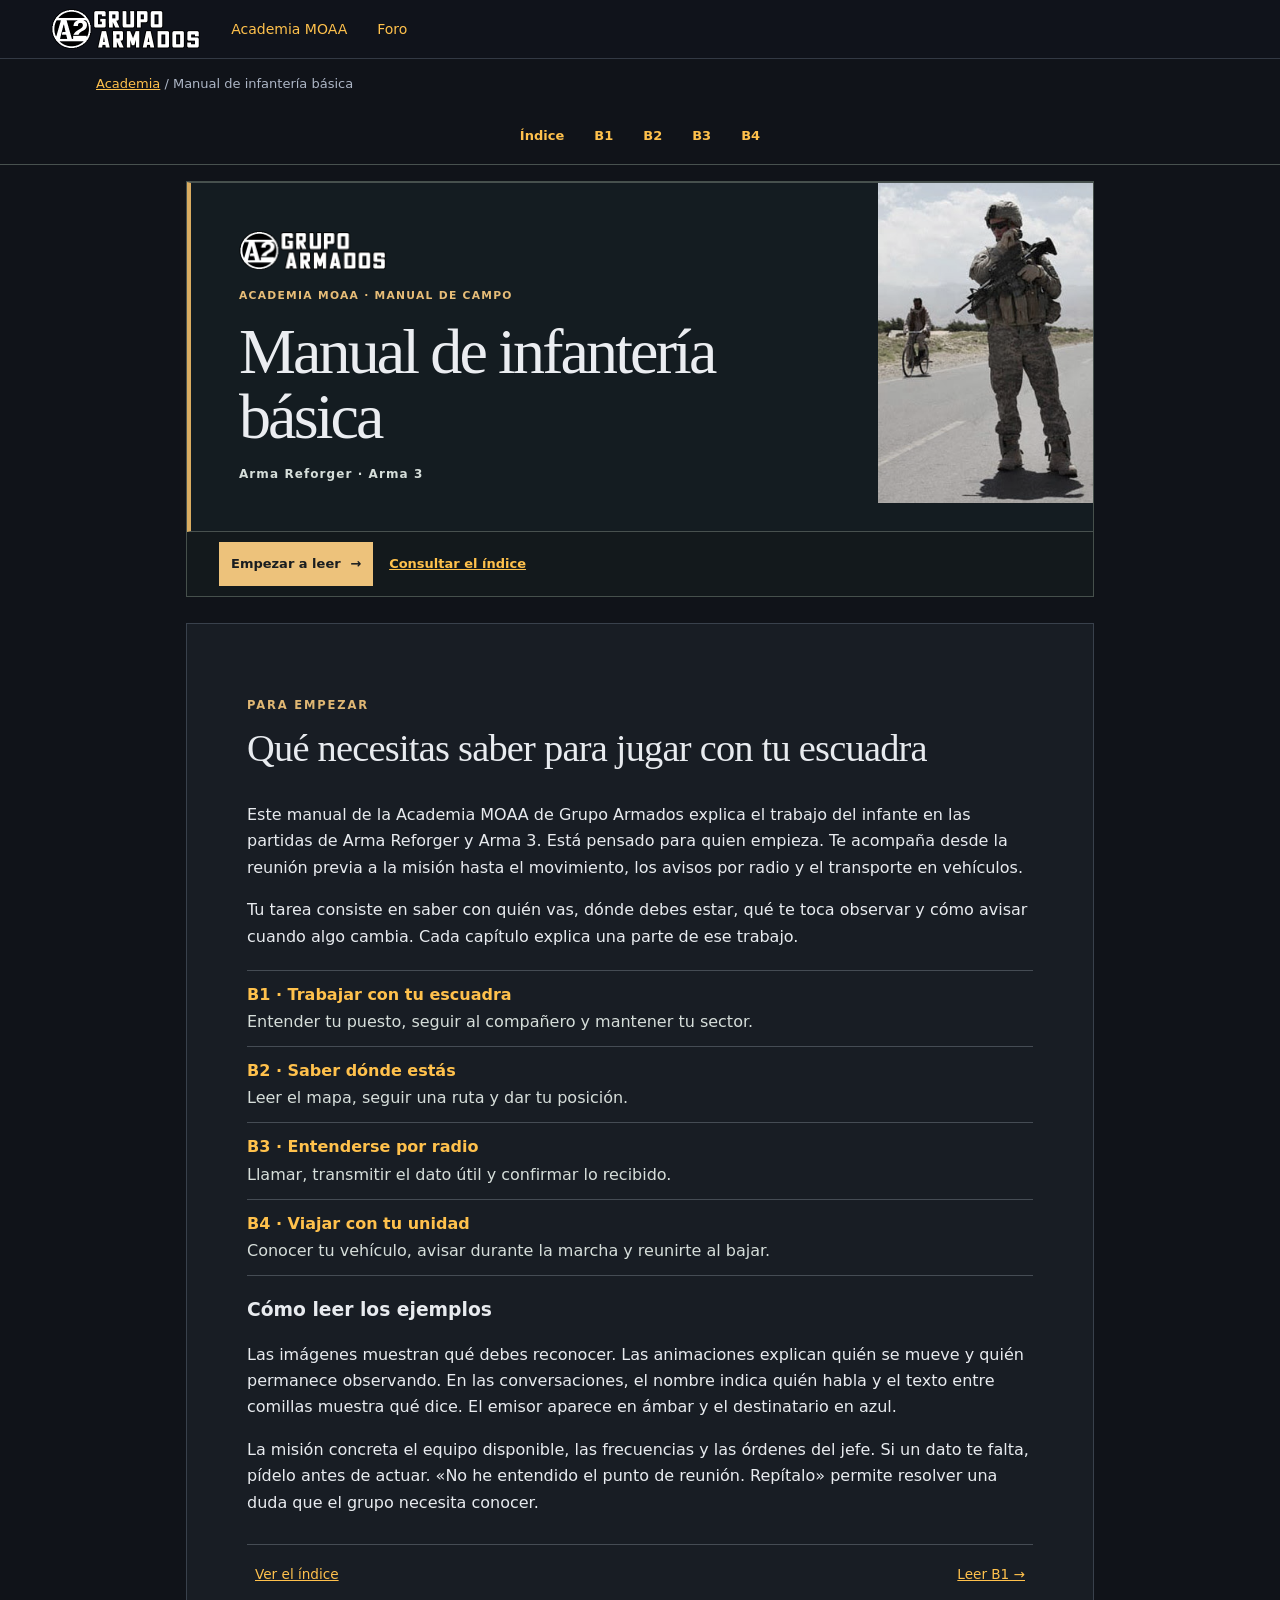
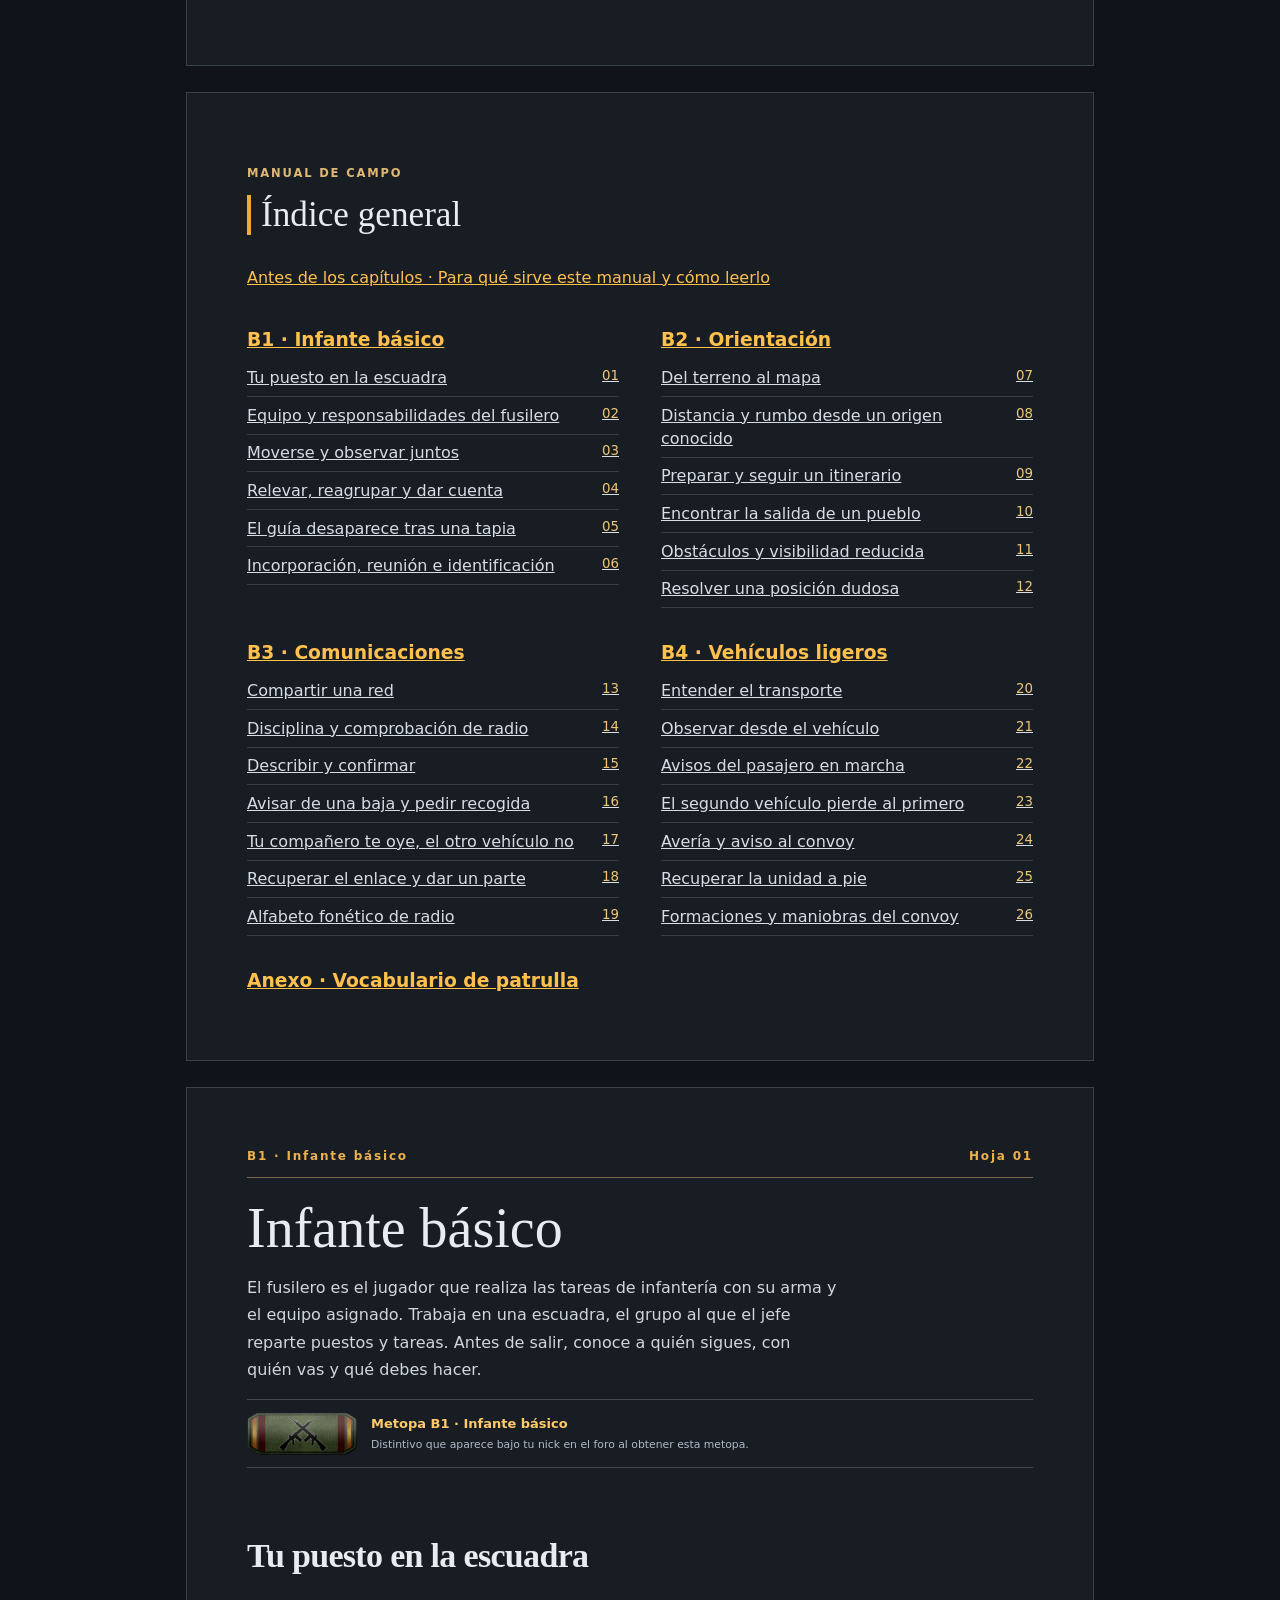
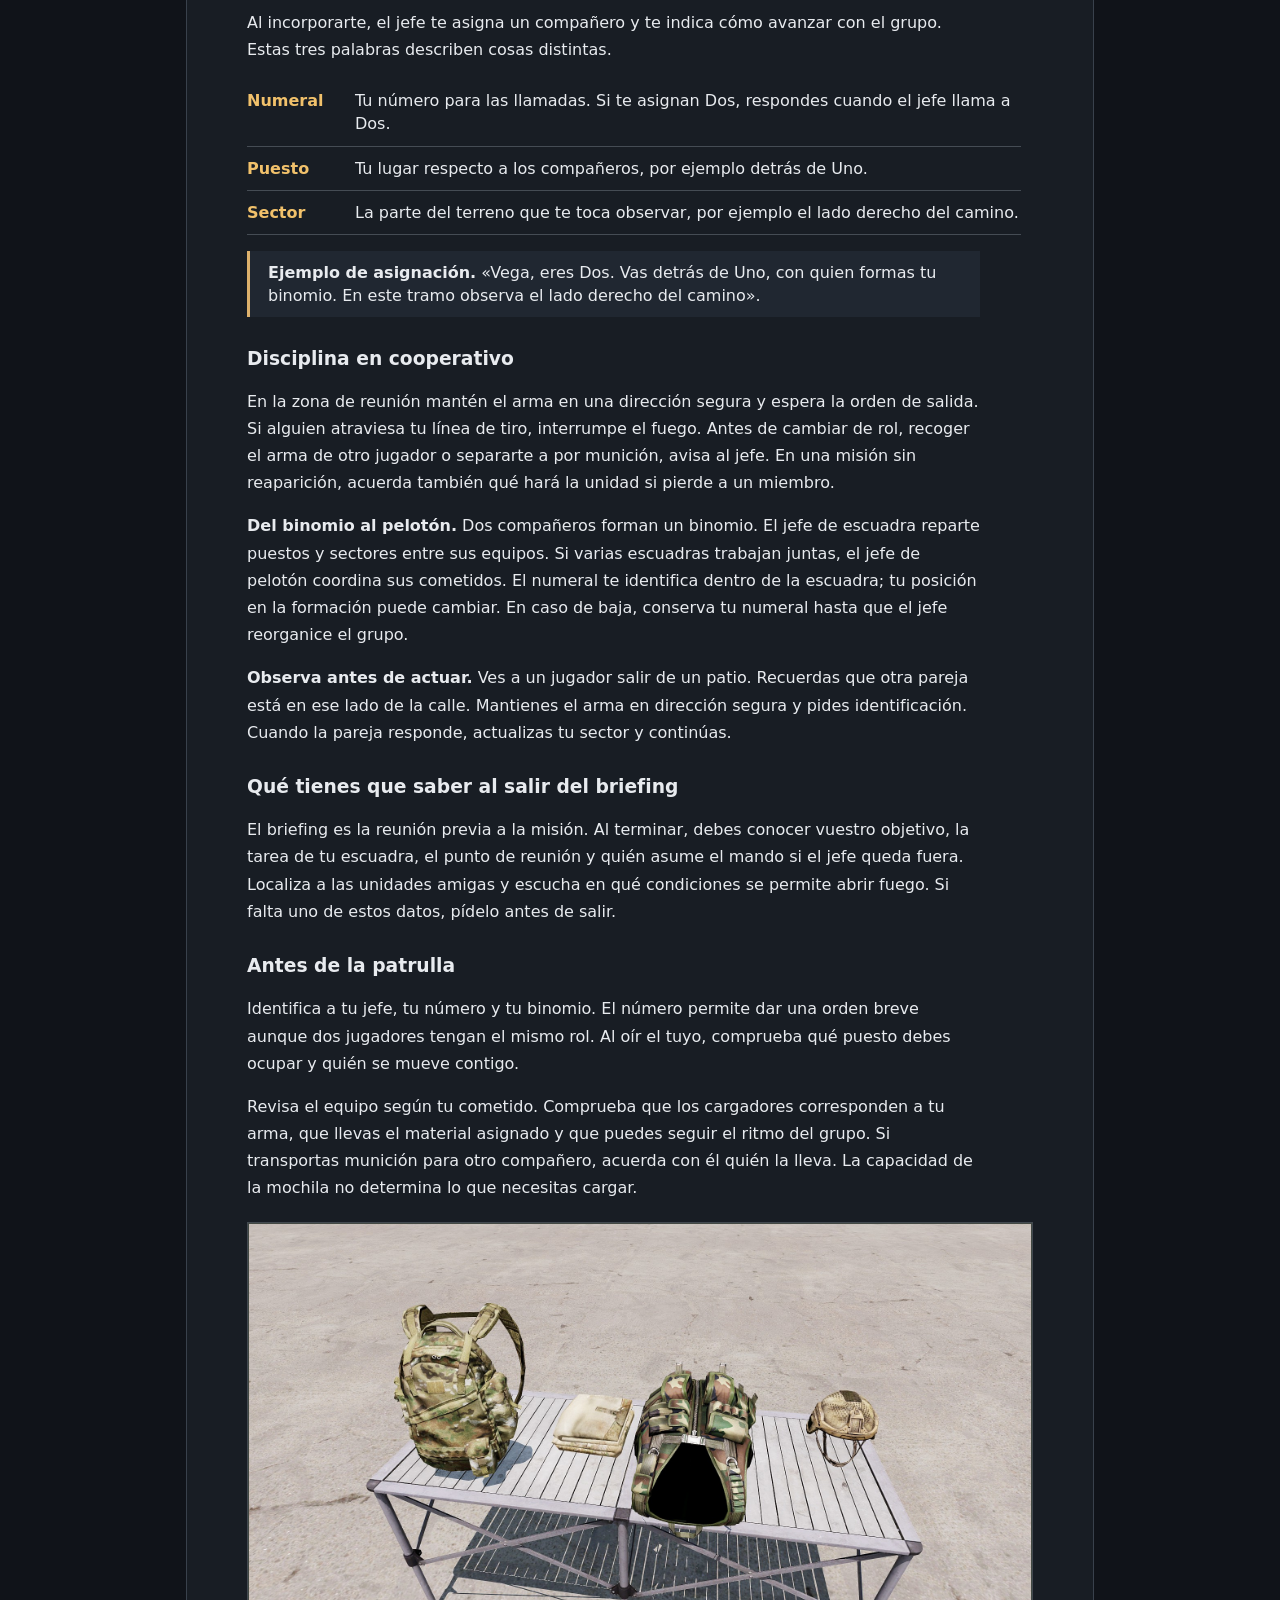
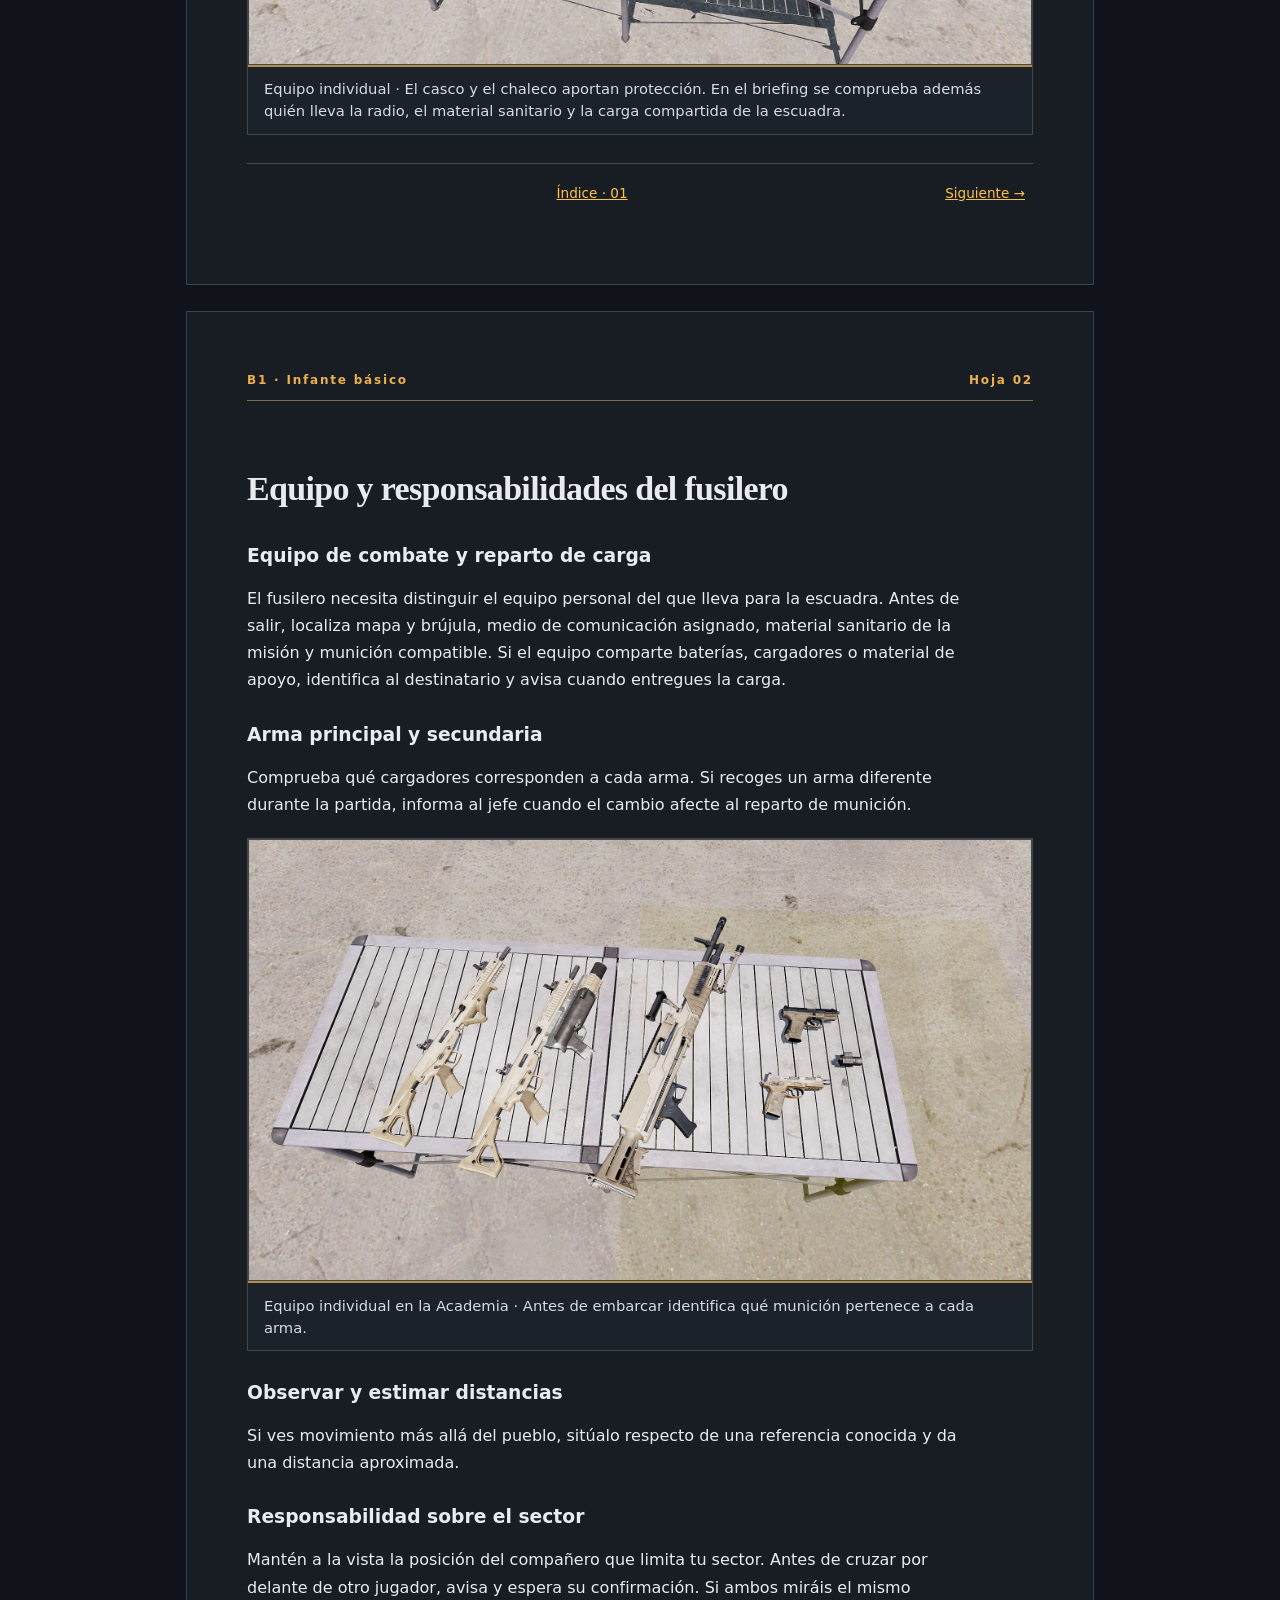
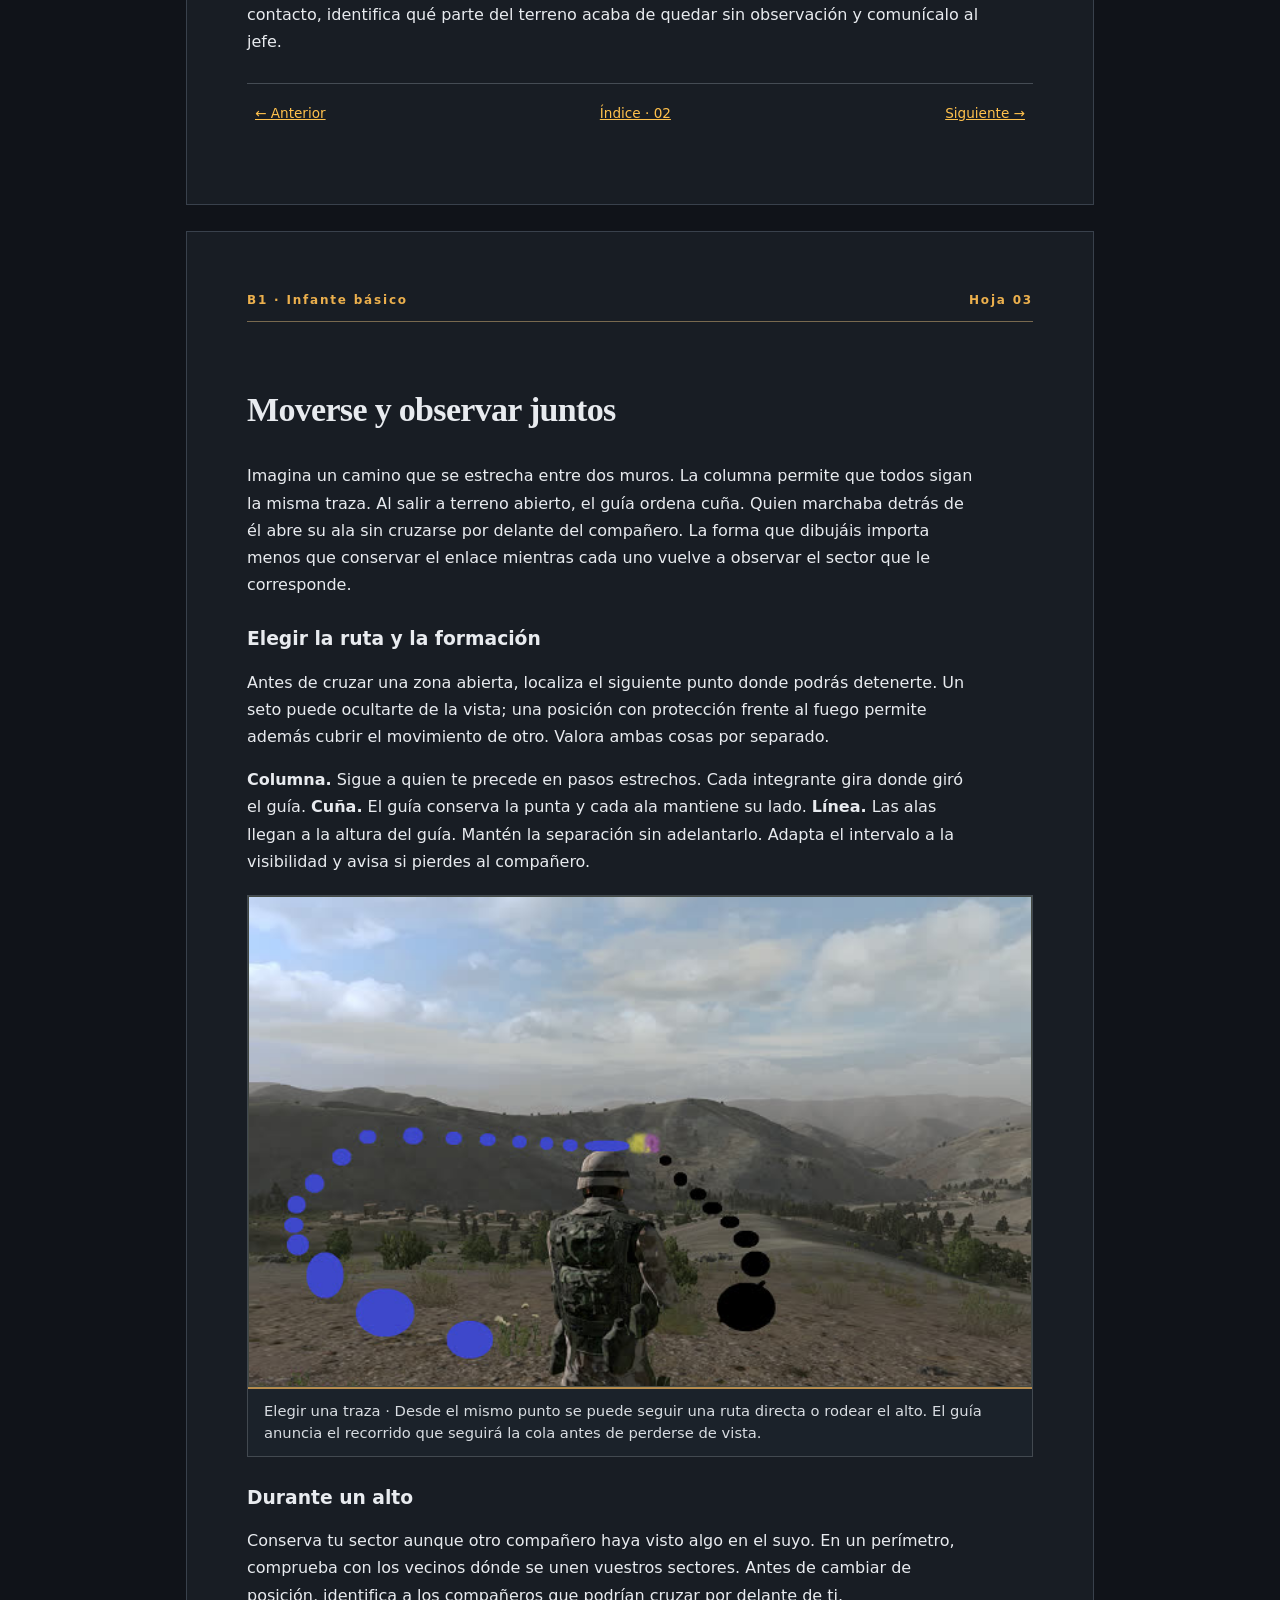
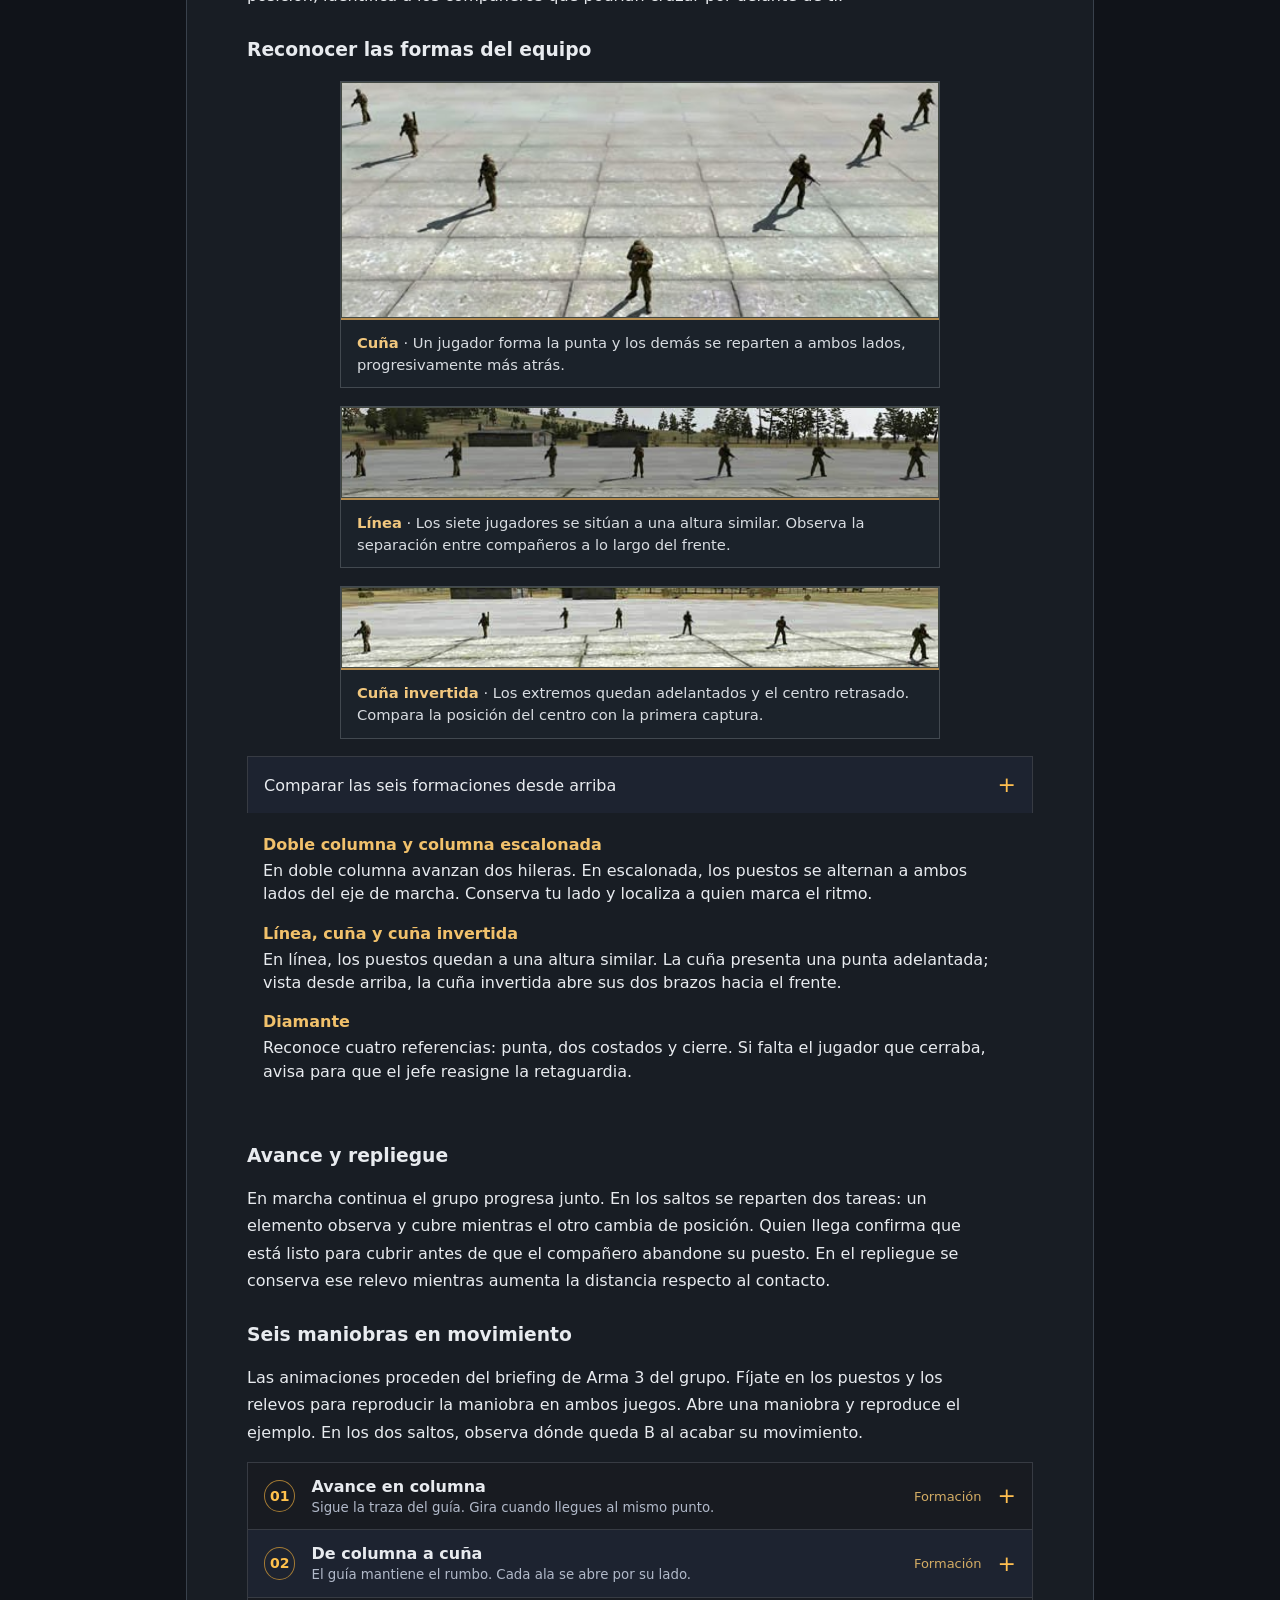
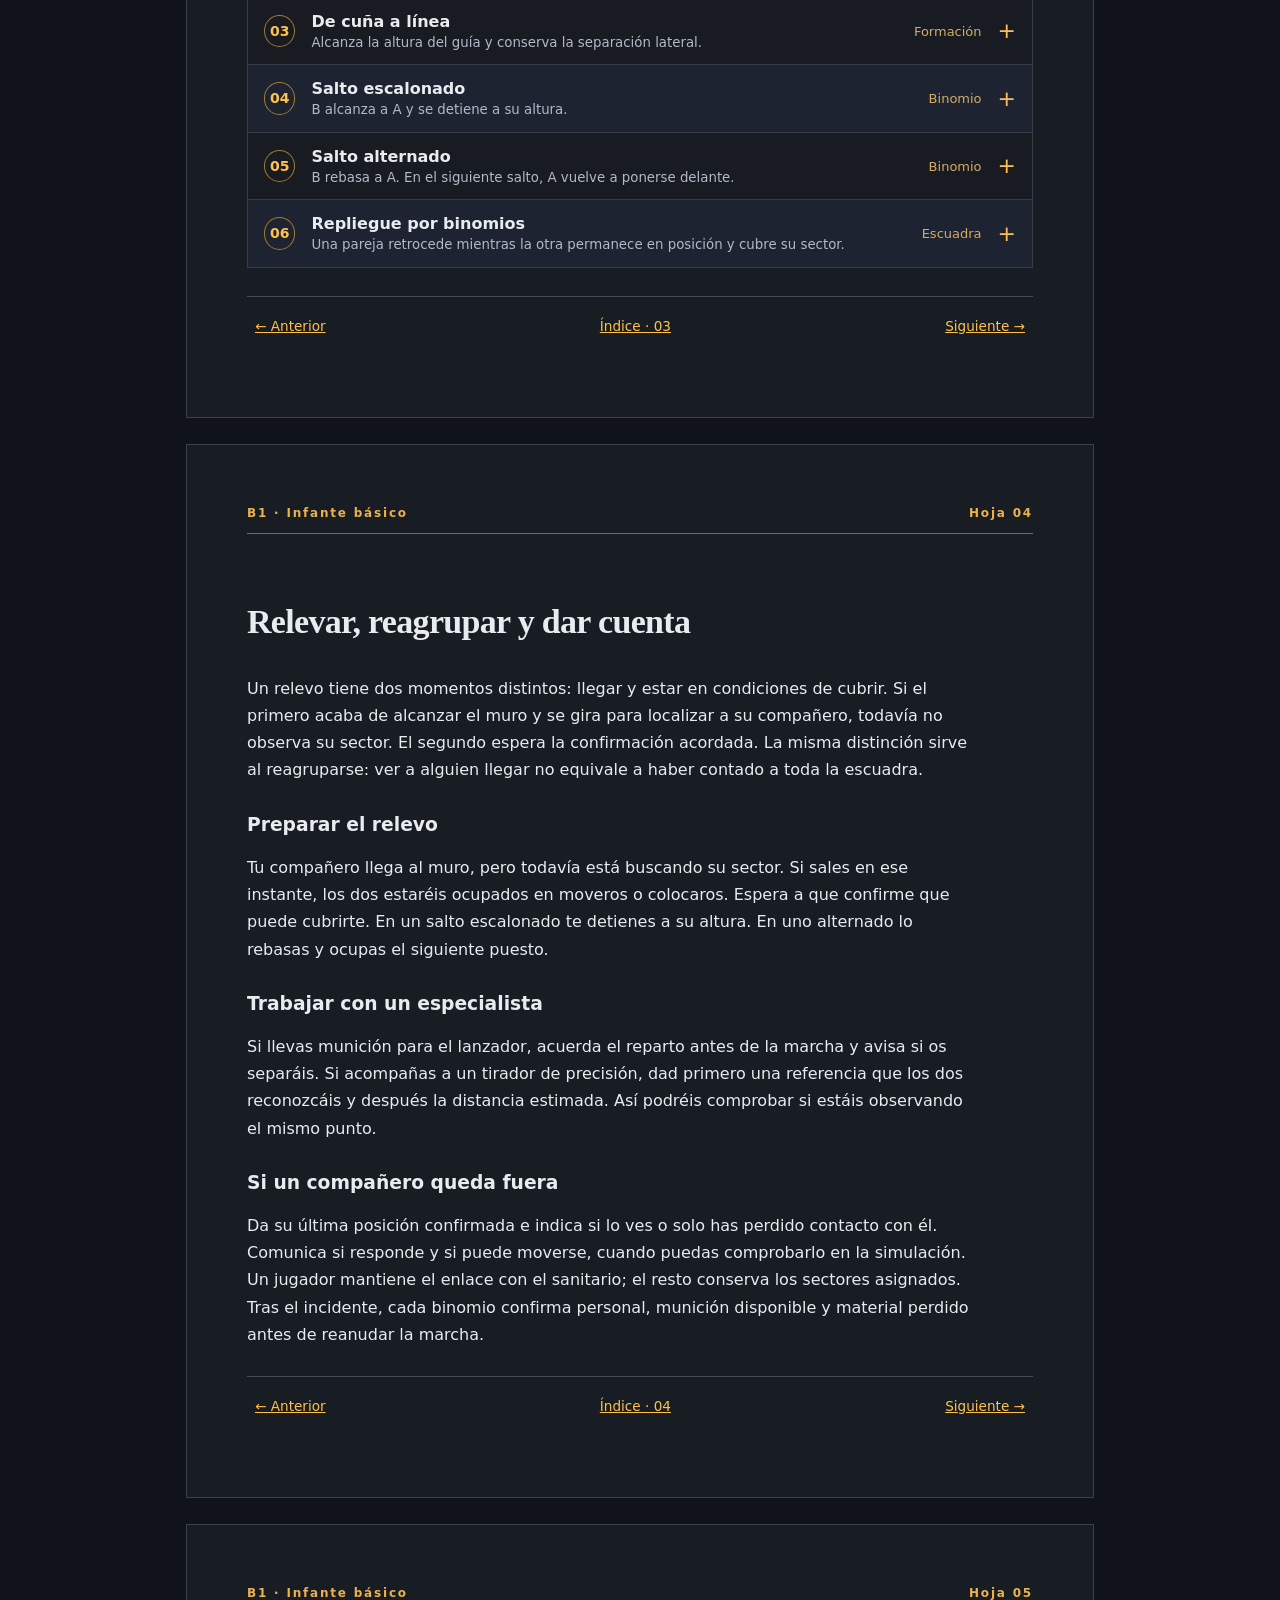
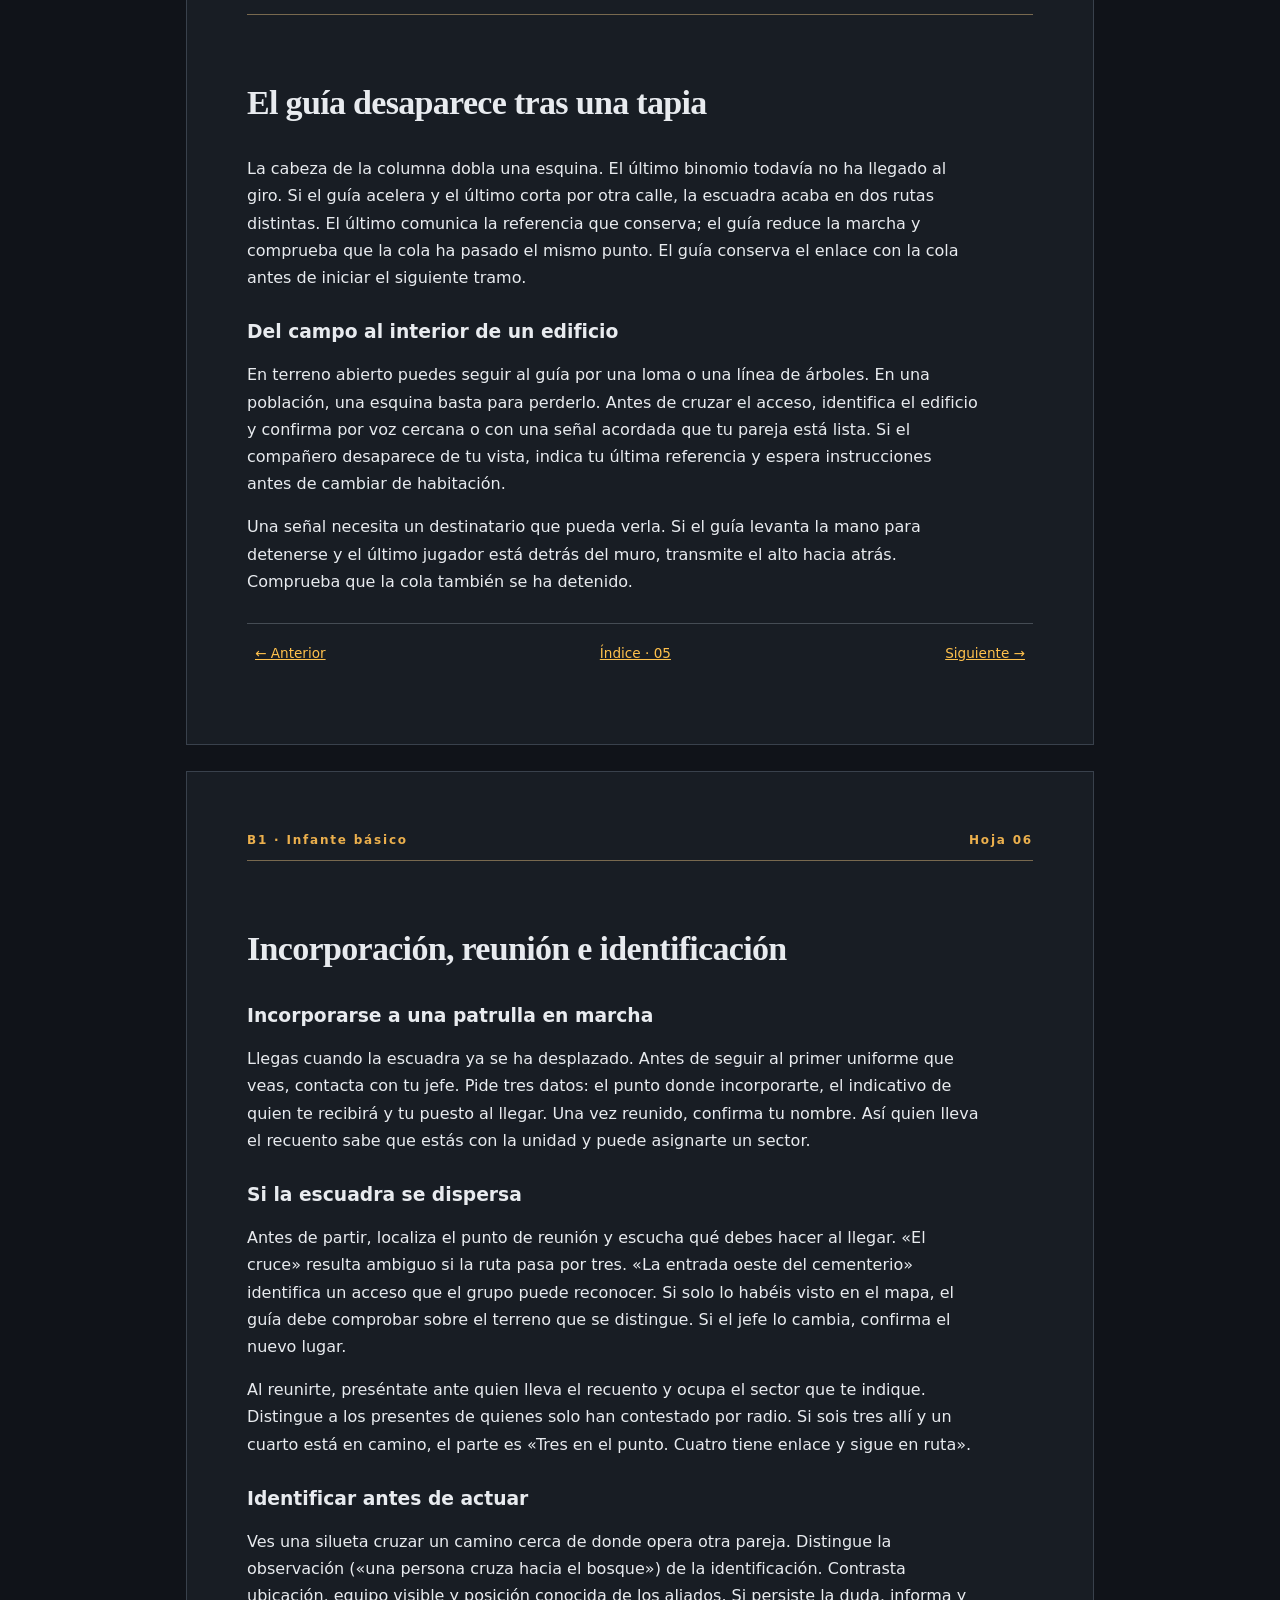
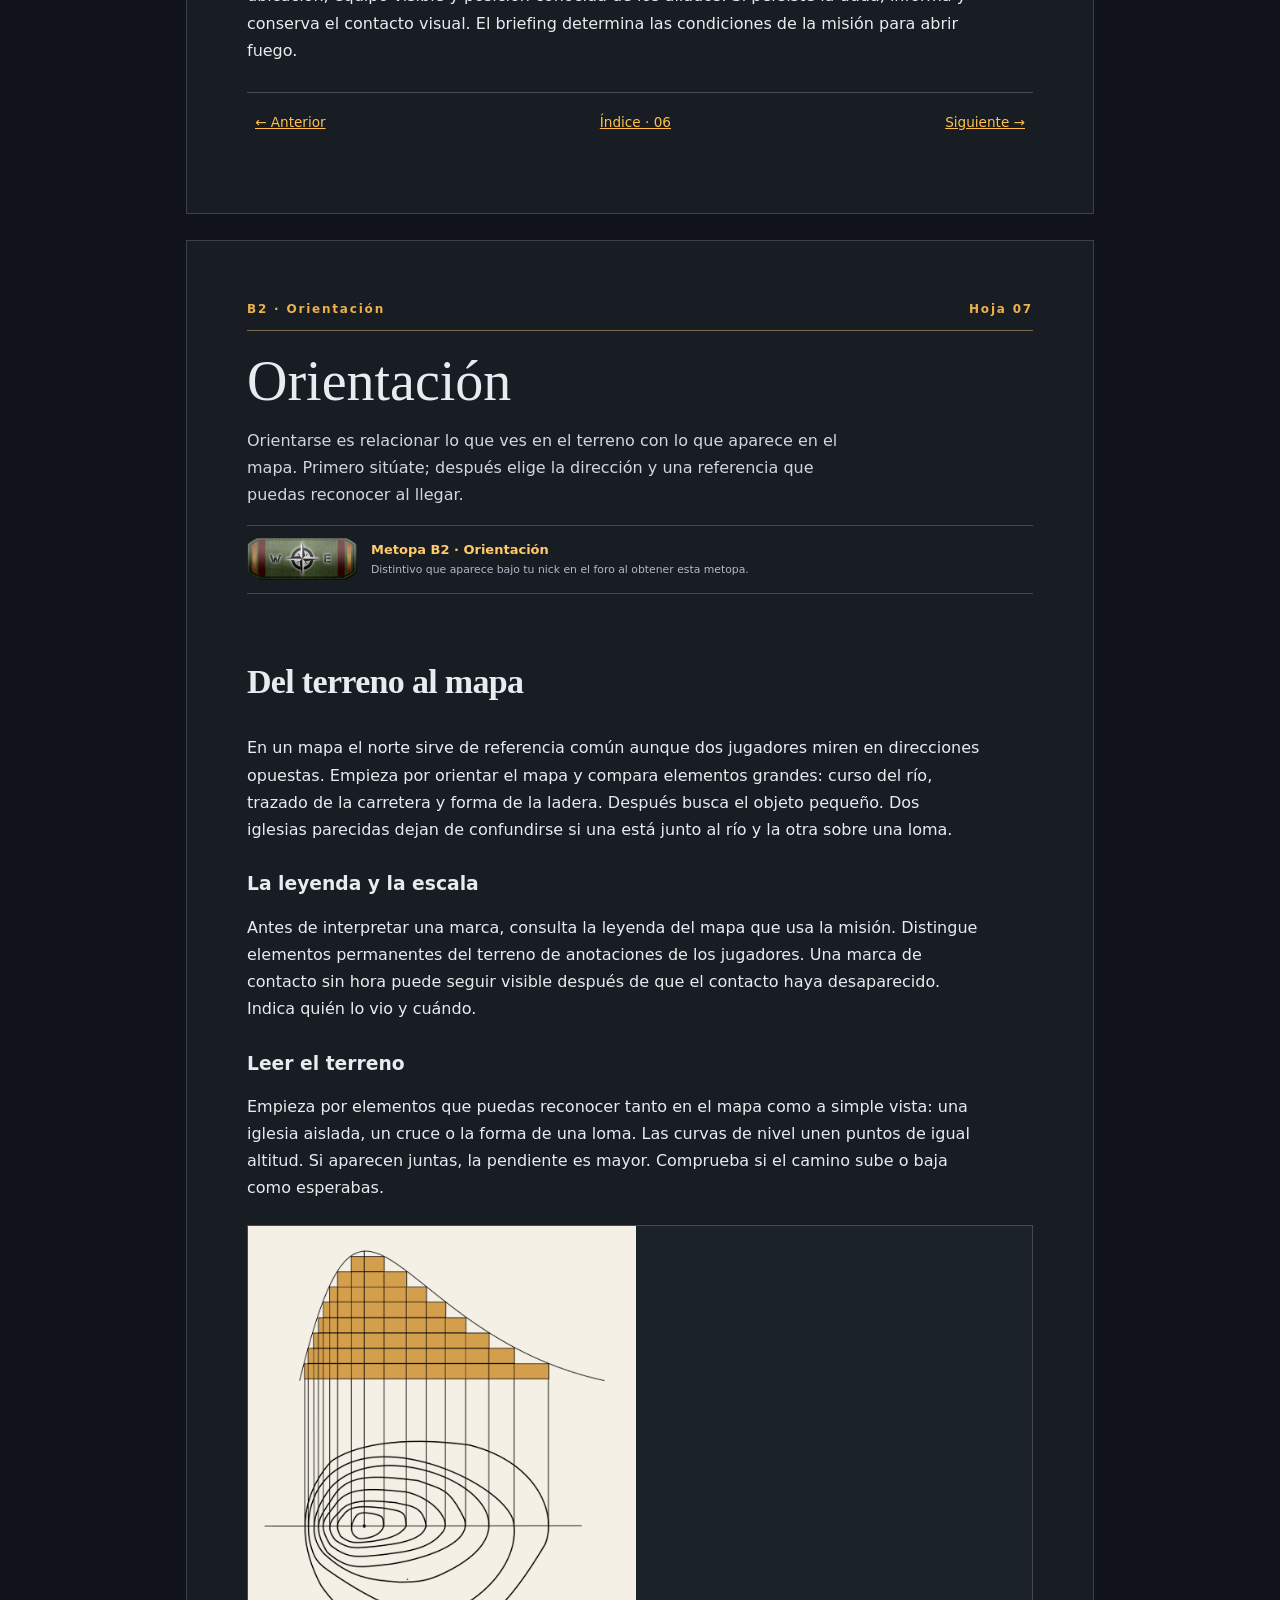
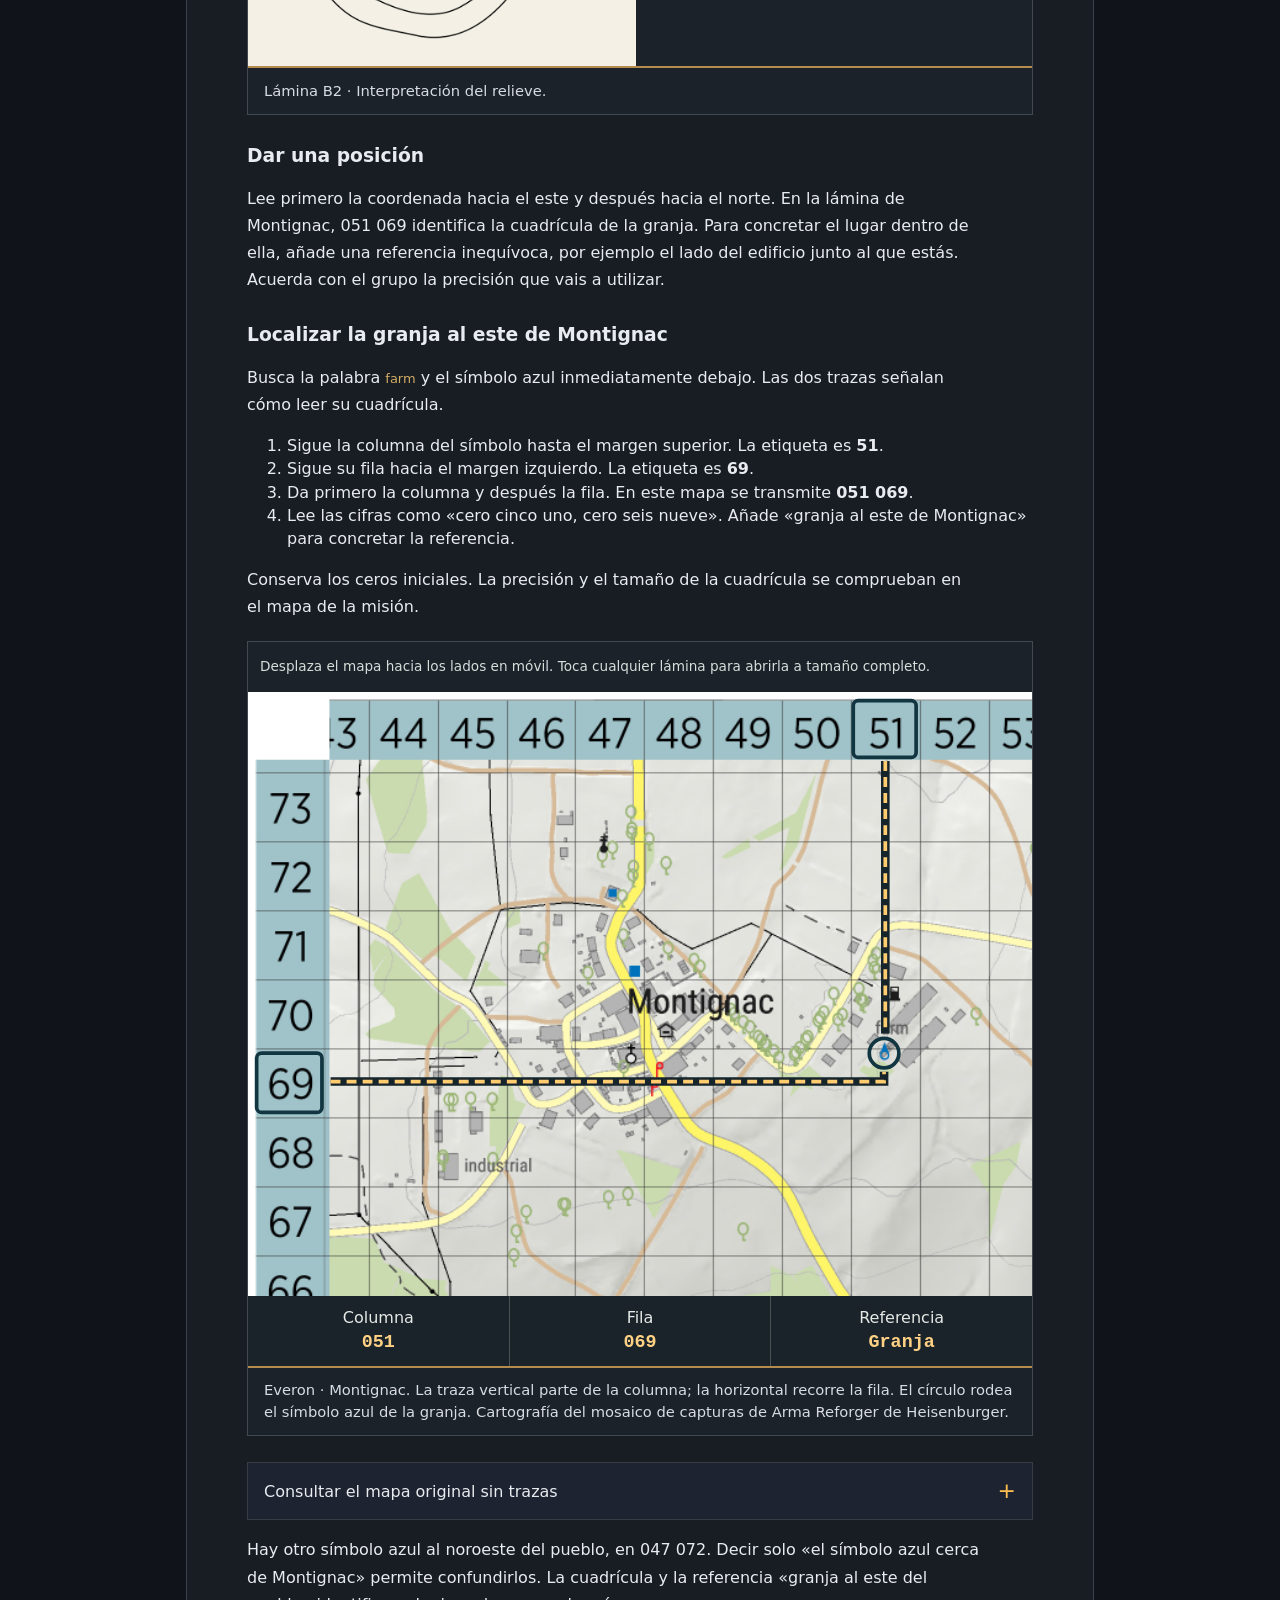
<file: index.html>
<!doctype html>
<html lang="es">
<head>
  <meta charset="utf-8">
  <meta name="viewport" content="width=device-width,initial-scale=1">
  <title>Manual de infantería básica · Grupo Armados</title>
  <link rel="stylesheet" href="recursos/academia.css">
</head>
<body>
<header>
<a href="index.html">
<img src="recursos/armados.webp" alt="Grupo Armados" width="150" height="40">
</a>
<a href="index.html">Academia MOAA</a>
<a href="https://foro.grupoarmados.info/">Foro</a>
</header>
<nav aria-label="Ruta">
<a href="index.html">Academia</a> / Manual de infantería básica</nav>
<nav class="reader-nav" aria-label="Acceso a los capítulos">
<a href="#sumario">Índice</a><a href="#b1-apartado-1" aria-label="B1 · Infante básico">B1</a><a href="#b2-apartado-1" aria-label="B2 · Orientación">B2</a><a href="#b3-apartado-1" aria-label="B3 · Comunicaciones">B3</a><a href="#b4-apartado-1" aria-label="B4 · Vehículos ligeros">B4</a>
</nav>
<main class="libro">
<div class="cubierta-campo">
  <div class="radio-cabecera cubierta-principal">
    <div class="radio-titulo"><img class="radio-marca" src="recursos/armados.webp" alt="Grupo Armados">
      <p class="radio-serie">Academia MOAA · Manual de campo</p>
      <h1>Manual de infantería básica</h1>
      <p class="cubierta-juegos">Arma Reforger · Arma 3</p>
    </div>
    <img class="radio-foto" src="recursos/b3-operador.jpg" width="289" height="403" alt="Operador de la Academia en el terreno">
  </div>
  <nav class="cubierta-accesos" aria-label="Abrir el manual"><a href="#para-empezar">Empezar a leer <span aria-hidden="true">→</span></a><a href="#sumario">Consultar el índice</a></nav>
</div>
<section class="hoja presentacion" id="para-empezar" aria-labelledby="titulo-presentacion">
<p class="series">PARA EMPEZAR</p>
<h2 id="titulo-presentacion">Qué necesitas saber para jugar con tu escuadra</h2>
<p>Este manual de la Academia MOAA de Grupo Armados explica el trabajo del infante en las partidas de Arma Reforger y Arma 3. Está pensado para quien empieza. Te acompaña desde la reunión previa a la misión hasta el movimiento, los avisos por radio y el transporte en vehículos.</p>
<p>Tu tarea consiste en saber con quién vas, dónde debes estar, qué te toca observar y cómo avisar cuando algo cambia. Cada capítulo explica una parte de ese trabajo.</p>
<ol class="ruta-lectura">
<li><a href="#b1-apartado-1"><b>B1 · Trabajar con tu escuadra</b><span>Entender tu puesto, seguir al compañero y mantener tu sector.</span></a></li>
<li><a href="#b2-apartado-1"><b>B2 · Saber dónde estás</b><span>Leer el mapa, seguir una ruta y dar tu posición.</span></a></li>
<li><a href="#b3-apartado-1"><b>B3 · Entenderse por radio</b><span>Llamar, transmitir el dato útil y confirmar lo recibido.</span></a></li>
<li><a href="#b4-apartado-1"><b>B4 · Viajar con tu unidad</b><span>Conocer tu vehículo, avisar durante la marcha y reunirte al bajar.</span></a></li>
</ol>
<h3>Cómo leer los ejemplos</h3>
<p>Las imágenes muestran qué debes reconocer. Las animaciones explican quién se mueve y quién permanece observando. En las conversaciones, el nombre indica quién habla y el texto entre comillas muestra qué dice. El emisor aparece en ámbar y el destinatario en azul.</p>
<p>La misión concreta el equipo disponible, las frecuencias y las órdenes del jefe. Si un dato te falta, pídelo antes de actuar. «No he entendido el punto de reunión. Repítalo» permite resolver una duda que el grupo necesita conocer.</p>
<nav class="page-nav" aria-label="Comenzar los capítulos"><a href="#sumario">Ver el índice</a><a href="#b1-apartado-1">Leer B1 →</a></nav>
</section>
<nav class="sumario" id="sumario" aria-label="Índice general"><p class="series">MANUAL DE CAMPO</p><h2>Índice general</h2><p><a href="#para-empezar">Antes de los capítulos · Para qué sirve este manual y cómo leerlo</a></p><div class="sumario-lista"><div><h3><a href="#b1-apartado-1">B1 · Infante básico</a></h3><ol><li><a href="#b1-apartado-1">Tu puesto en la escuadra<small>01</small></a></li><li><a href="#b1-procedimientos">Equipo y responsabilidades del fusilero<small>02</small></a></li><li><a href="#b1-apartado-2">Moverse y observar juntos<small>03</small></a></li><li><a href="#b1-apartado-3">Relevar, reagrupar y dar cuenta<small>04</small></a></li><li><a href="#b1-en-mision">El guía desaparece tras una tapia<small>05</small></a></li><li><a href="#b1-incidencias">Incorporación, reunión e identificación<small>06</small></a></li></ol></div>
<div><h3><a href="#b2-apartado-1">B2 · Orientación</a></h3><ol><li><a href="#b2-apartado-1">Del terreno al mapa<small>07</small></a></li><li><a href="#b2-incidencias">Distancia y rumbo desde un origen conocido<small>08</small></a></li><li><a href="#b2-apartado-2">Preparar y seguir un itinerario<small>09</small></a></li><li><a href="#b2-en-mision">Encontrar la salida de un pueblo<small>10</small></a></li><li><a href="#b2-procedimientos">Obstáculos y visibilidad reducida<small>11</small></a></li><li><a href="#b2-apartado-3">Resolver una posición dudosa<small>12</small></a></li></ol></div>
<div><h3><a href="#b3-apartado-1">B3 · Comunicaciones</a></h3><ol><li><a href="#b3-apartado-1">Compartir una red<small>13</small></a></li><li><a href="#b3-procedimientos">Disciplina y comprobación de radio<small>14</small></a></li><li><a href="#b3-apartado-2">Describir y confirmar<small>15</small></a></li><li><a href="#b3-incidencias">Avisar de una baja y pedir recogida<small>16</small></a></li><li><a href="#b3-en-mision">Tu compañero te oye, el otro vehículo no<small>17</small></a></li><li><a href="#b3-apartado-3">Recuperar el enlace y dar un parte<small>18</small></a></li><li><a href="#b3-alfabeto">Alfabeto fonético de radio<small>19</small></a></li></ol></div>
<div><h3><a href="#b4-apartado-1">B4 · Vehículos ligeros</a></h3><ol><li><a href="#b4-apartado-1">Entender el transporte<small>20</small></a></li><li><a href="#b4-apartado-2">Observar desde el vehículo<small>21</small></a></li><li><a href="#b4-procedimientos">Avisos del pasajero en marcha<small>22</small></a></li><li><a href="#b4-en-mision">El segundo vehículo pierde al primero<small>23</small></a></li><li><a href="#b4-incidencias">Avería y aviso al convoy<small>24</small></a></li><li><a href="#b4-apartado-3">Recuperar la unidad a pie<small>25</small></a></li><li><a href="#b4-formaciones">Formaciones y maniobras del convoy<small>26</small></a></li></ol></div>
<div><h3><a href="#glosario">Anexo · Vocabulario de patrulla</a></h3></div></div></nav>
<article class="hoja book-text" id="b1-apartado-1"><div class="folio libro-folio"><span>B1 · Infante básico</span><span>Hoja 01</span></div>
<div class="apertura"><strong>Infante básico</strong><p>El fusilero es el jugador que realiza las tareas de infantería con su arma y el equipo asignado. Trabaja en una escuadra, el grupo al que el jefe reparte puestos y tareas. Antes de salir, conoce a quién sigues, con quién vas y qué debes hacer.</p><figure class="metopa"><img src="recursos/metopa-b1.png" alt=""><figcaption><b>Metopa B1 · Infante básico</b><small>Distintivo que aparece bajo tu nick en el foro al obtener esta metopa.</small></figcaption></figure></div>
<h2 id="b1-ref-b1-1">Tu puesto en la escuadra</h2>
<p class='opening'>Al incorporarte, el jefe te asigna un compañero y te indica cómo avanzar con el grupo. Estas tres palabras describen cosas distintas.</p>
<dl class="claves-puesto"><div><dt>Numeral</dt><dd>Tu número para las llamadas. Si te asignan Dos, respondes cuando el jefe llama a Dos.</dd></div><div><dt>Puesto</dt><dd>Tu lugar respecto a los compañeros, por ejemplo detrás de Uno.</dd></div><div><dt>Sector</dt><dd>La parte del terreno que te toca observar, por ejemplo el lado derecho del camino.</dd></div></dl>
<blockquote><strong>Ejemplo de asignación.</strong> «Vega, eres Dos. Vas detrás de Uno, con quien formas tu binomio. En este tramo observa el lado derecho del camino».</blockquote>
<h3 id="b1-disciplina">Disciplina en cooperativo</h3><p>En la zona de reunión mantén el arma en una dirección segura y espera la orden de salida. Si alguien atraviesa tu línea de tiro, interrumpe el fuego. Antes de cambiar de rol, recoger el arma de otro jugador o separarte a por munición, avisa al jefe. En una misión sin reaparición, acuerda también qué hará la unidad si pierde a un miembro.</p>
<p><strong>Del binomio al pelotón.</strong> Dos compañeros forman un binomio. El jefe de escuadra reparte puestos y sectores entre sus equipos. Si varias escuadras trabajan juntas, el jefe de pelotón coordina sus cometidos. El numeral te identifica dentro de la escuadra; tu posición en la formación puede cambiar. En caso de baja, conserva tu numeral hasta que el jefe reorganice el grupo.</p>
<p><strong>Observa antes de actuar.</strong> Ves a un jugador salir de un patio. Recuerdas que otra pareja está en ese lado de la calle. Mantienes el arma en dirección segura y pides identificación. Cuando la pareja responde, actualizas tu sector y continúas.</p>
<h3>Qué tienes que saber al salir del briefing</h3>
<p>El briefing es la reunión previa a la misión. Al terminar, debes conocer vuestro objetivo, la tarea de tu escuadra, el punto de reunión y quién asume el mando si el jefe queda fuera. Localiza a las unidades amigas y escucha en qué condiciones se permite abrir fuego. Si falta uno de estos datos, pídelo antes de salir.</p>

<h3>Antes de la patrulla</h3>
<p>Identifica a tu jefe, tu número y tu binomio. El número permite dar una orden breve aunque dos jugadores tengan el mismo rol. Al oír el tuyo, comprueba qué puesto debes ocupar y quién se mueve contigo.</p>
<p>Revisa el equipo según tu cometido. Comprueba que los cargadores corresponden a tu arma, que llevas el material asignado y que puedes seguir el ritmo del grupo. Si transportas munición para otro compañero, acuerda con él quién la lleva. La capacidad de la mochila no determina lo que necesitas cargar.</p>

<figure class="atlas-plate"><a class="image-link" href="recursos/b1-equipo.jpg" target="_blank" rel="noopener" aria-label="Ampliar imagen. Casco, chaleco y mochila dispuestos para su revisión"><img loading="lazy" src="recursos/b1-equipo.jpg" alt="Casco, chaleco y mochila dispuestos para su revisión"></a><figcaption>Equipo individual · El casco y el chaleco aportan protección. En el briefing se comprueba además quién lleva la radio, el material sanitario y la carga compartida de la escuadra.</figcaption></figure>
<nav class="page-nav" aria-label="Navegación de la hoja 1"><span></span><a href="#sumario">Índice · 01</a><a href="#b1-procedimientos">Siguiente →</a></nav></article>
<article class="hoja book-text" id="b1-procedimientos"><div class="folio libro-folio"><span>B1 · Infante básico</span><span>Hoja 02</span></div>

<h2>Equipo y responsabilidades del fusilero</h2><h3 id="b1-ref-b1-6">Equipo de combate y reparto de carga</h3><p>El fusilero necesita distinguir el equipo personal del que lleva para la escuadra. Antes de salir, localiza mapa y brújula, medio de comunicación asignado, material sanitario de la misión y munición compatible. Si el equipo comparte baterías, cargadores o material de apoyo, identifica al destinatario y avisa cuando entregues la carga.</p>
<h3 id="b1-ref-b1-7">Arma principal y secundaria</h3><p>Comprueba qué cargadores corresponden a cada arma. Si recoges un arma diferente durante la partida, informa al jefe cuando el cambio afecte al reparto de munición.</p>
<figure class="atlas-plate"><a class="image-link" href="recursos/b1-armamento.jpg" target="_blank" rel="noopener" aria-label="Ampliar imagen. Equipo de arma larga y secundaria mostrado en B1"><img loading="lazy" src="recursos/b1-armamento.jpg" alt="Equipo de arma larga y secundaria mostrado en B1"></a><figcaption>Equipo individual en la Academia · Antes de embarcar identifica qué munición pertenece a cada arma.</figcaption></figure>
<h3>Observar y estimar distancias</h3><p>Si ves movimiento más allá del pueblo, sitúalo respecto de una referencia conocida y da una distancia aproximada.</p>
<h3 id="b1-ref-b1-4">Responsabilidad sobre el sector</h3><p>Mantén a la vista la posición del compañero que limita tu sector. Antes de cruzar por delante de otro jugador, avisa y espera su confirmación. Si ambos miráis el mismo contacto, identifica qué parte del terreno acaba de quedar sin observación y comunícalo al jefe.</p>
<nav class="page-nav" aria-label="Navegación de la hoja 2"><a href="#b1-apartado-1">← Anterior</a><a href="#sumario">Índice · 02</a><a href="#b1-apartado-2">Siguiente →</a></nav></article>
<article class="hoja book-text" id="b1-apartado-2"><div class="folio libro-folio"><span>B1 · Infante básico</span><span>Hoja 03</span></div>

<h2>Moverse y observar juntos</h2>
<p class='opening'>Imagina un camino que se estrecha entre dos muros. La columna permite que todos sigan la misma traza. Al salir a terreno abierto, el guía ordena cuña. Quien marchaba detrás de él abre su ala sin cruzarse por delante del compañero. La forma que dibujáis importa menos que conservar el enlace mientras cada uno vuelve a observar el sector que le corresponde.</p>
<h3 id="b1-ref-b1-2">Elegir la ruta y la formación</h3>
<p>Antes de cruzar una zona abierta, localiza el siguiente punto donde podrás detenerte. Un seto puede ocultarte de la vista; una posición con protección frente al fuego permite además cubrir el movimiento de otro. Valora ambas cosas por separado.</p>
<p>
<strong>Columna.</strong> Sigue a quien te precede en pasos estrechos. Cada integrante gira donde giró el guía. <strong>Cuña.</strong> El guía conserva la punta y cada ala mantiene su lado. <strong>Línea.</strong> Las alas llegan a la altura del guía. Mantén la separación sin adelantarlo. Adapta el intervalo a la visibilidad y avisa si pierdes al compañero.</p>
<figure class="atlas-plate"><a class="image-link" href="recursos/b1-itinerario.jpg" target="_blank" rel="noopener" aria-label="Ampliar imagen. Dos trazas sobre la misma ladera, una directa y otra por la vaguada"><img loading="lazy" src="recursos/b1-itinerario.jpg" alt="Dos trazas sobre la misma ladera, una directa y otra por la vaguada"></a><figcaption>Elegir una traza · Desde el mismo punto se puede seguir una ruta directa o rodear el alto. El guía anuncia el recorrido que seguirá la cola antes de perderse de vista.</figcaption></figure><h3>Durante un alto</h3>
<p>Conserva tu sector aunque otro compañero haya visto algo en el suyo. En un perímetro, comprueba con los vecinos dónde se unen vuestros sectores. Antes de cambiar de posición, identifica a los compañeros que podrían cruzar por delante de ti.</p>
<h3 id="b1-formas-equipo">Reconocer las formas del equipo</h3><div class="fotos-formacion"><figure class="atlas-plate"><a class="image-link" href="recursos/b1-formacion-cuna.jpg" target="_blank" rel="noopener" aria-label="Ampliar imagen. Escuadra a pie en cuña sobre la explanada de instrucción"><img loading="lazy" src="recursos/b1-formacion-cuna.jpg" alt="Escuadra a pie en cuña sobre la explanada de instrucción"></a><figcaption><strong>Cuña</strong> · Un jugador forma la punta y los demás se reparten a ambos lados, progresivamente más atrás.</figcaption></figure><figure class="atlas-plate"><a class="image-link" href="recursos/b1-formacion-linea.jpg" target="_blank" rel="noopener" aria-label="Ampliar imagen. Escuadra a pie en línea sobre la explanada de instrucción"><img loading="lazy" src="recursos/b1-formacion-linea.jpg" alt="Escuadra a pie en línea sobre la explanada de instrucción"></a><figcaption><strong>Línea</strong> · Los siete jugadores se sitúan a una altura similar. Observa la separación entre compañeros a lo largo del frente.</figcaption></figure><figure class="atlas-plate"><a class="image-link" href="recursos/b1-formacion-v.jpg" target="_blank" rel="noopener" aria-label="Ampliar imagen. Escuadra a pie en cuña invertida sobre la explanada de instrucción"><img loading="lazy" src="recursos/b1-formacion-v.jpg" alt="Escuadra a pie en cuña invertida sobre la explanada de instrucción"></a><figcaption><strong>Cuña invertida</strong> · Los extremos quedan adelantados y el centro retrasado. Compara la posición del centro con la primera captura.</figcaption></figure></div><details><summary><span>Comparar las seis formaciones desde arriba</span></summary><figure class="atlas-plate formas-pie"><div><div><svg viewBox="0 0 100 64" aria-hidden="true" focusable="false"><circle cx="50" cy="10" r="4.7" fill="currentColor"/><circle cx="50" cy="24" r="4.7" fill="currentColor"/><circle cx="50" cy="38" r="4.7" fill="currentColor"/><circle cx="50" cy="52" r="4.7" fill="currentColor"/></svg><strong>Columna</strong></div><div><svg viewBox="0 0 100 64" aria-hidden="true" focusable="false"><circle cx="36" cy="13" r="4.7" fill="currentColor"/><circle cx="64" cy="13" r="4.7" fill="currentColor"/><circle cx="36" cy="33" r="4.7" fill="currentColor"/><circle cx="64" cy="33" r="4.7" fill="currentColor"/><circle cx="36" cy="53" r="4.7" fill="currentColor"/><circle cx="64" cy="53" r="4.7" fill="currentColor"/></svg><strong>Doble columna</strong></div><div><svg viewBox="0 0 100 64" aria-hidden="true" focusable="false"><circle cx="14" cy="32" r="4.7" fill="currentColor"/><circle cx="38" cy="32" r="4.7" fill="currentColor"/><circle cx="62" cy="32" r="4.7" fill="currentColor"/><circle cx="86" cy="32" r="4.7" fill="currentColor"/></svg><strong>Línea</strong></div><div><svg viewBox="0 0 100 64" aria-hidden="true" focusable="false"><circle cx="50" cy="9" r="4.7" fill="currentColor"/><circle cx="24" cy="32" r="4.7" fill="currentColor"/><circle cx="76" cy="32" r="4.7" fill="currentColor"/><circle cx="50" cy="54" r="4.7" fill="currentColor"/></svg><strong>Diamante</strong></div><div><svg viewBox="0 0 100 64" aria-hidden="true" focusable="false"><circle cx="50" cy="10" r="4.7" fill="currentColor"/><circle cx="32" cy="31" r="4.7" fill="currentColor"/><circle cx="68" cy="31" r="4.7" fill="currentColor"/><circle cx="14" cy="52" r="4.7" fill="currentColor"/><circle cx="86" cy="52" r="4.7" fill="currentColor"/></svg><strong>Cuña</strong></div><div><svg viewBox="0 0 100 64" aria-hidden="true" focusable="false"><circle cx="14" cy="10" r="4.7" fill="currentColor"/><circle cx="86" cy="10" r="4.7" fill="currentColor"/><circle cx="32" cy="31" r="4.7" fill="currentColor"/><circle cx="68" cy="31" r="4.7" fill="currentColor"/><circle cx="50" cy="52" r="4.7" fill="currentColor"/></svg><strong>Cuña invertida</strong></div></div><figcaption>↑ Frente de marcha · Cada punto representa a un jugador. Las figuras muestran la forma; los efectivos y la separación se ajustan a la misión.</figcaption></figure></details><dl><dt>Doble columna y columna escalonada</dt><dd>En doble columna avanzan dos hileras. En escalonada, los puestos se alternan a ambos lados del eje de marcha. Conserva tu lado y localiza a quien marca el ritmo.</dd><dt>Línea, cuña y cuña invertida</dt><dd>En línea, los puestos quedan a una altura similar. La cuña presenta una punta adelantada; vista desde arriba, la cuña invertida abre sus dos brazos hacia el frente.</dd><dt>Diamante</dt><dd>Reconoce cuatro referencias: punta, dos costados y cierre. Si falta el jugador que cerraba, avisa para que el jefe reasigne la retaguardia.</dd></dl>
<h3 id="b1-ref-b1-5">Avance y repliegue</h3>
<p>En marcha continua el grupo progresa junto. En los saltos se reparten dos tareas: un elemento observa y cubre mientras el otro cambia de posición. Quien llega confirma que está listo para cubrir antes de que el compañero abandone su puesto. En el repliegue se conserva ese relevo mientras aumenta la distancia respecto al contacto.</p>
<h3 id="b1-ref-b1-3">Seis maniobras en movimiento</h3>
<p>Las animaciones proceden del briefing de Arma 3 del grupo. Fíjate en los puestos y los relevos para reproducir la maniobra en ambos juegos. Abre una maniobra y reproduce el ejemplo. En los dos saltos, observa dónde queda B al acabar su movimiento.</p>
<details>
<summary>
<b>01</b>
<span>
<strong>Avance en columna</strong>
<small>Sigue la traza del guía. Gira cuando llegues al mismo punto.</small>
</span>
<em>Formación</em>
</summary>
<div class='lesson'>
<video controls playsinline preload='none' aria-label='Avance en columna' poster='recursos/maniobra-1.png' src='recursos/maniobra-1.mp4'>
</video>
</div>
</details>
<details>
<summary>
<b>02</b>
<span>
<strong>De columna a cuña</strong>
<small>El guía mantiene el rumbo. Cada ala se abre por su lado.</small>
</span>
<em>Formación</em>
</summary>
<div class='lesson'>
<video controls playsinline preload='none' aria-label='De columna a cuña' poster='recursos/maniobra-2.png' src='recursos/maniobra-2.mp4'>
</video>
</div>
</details>
<details>
<summary>
<b>03</b>
<span>
<strong>De cuña a línea</strong>
<small>Alcanza la altura del guía y conserva la separación lateral.</small>
</span>
<em>Formación</em>
</summary>
<div class='lesson'>
<video controls playsinline preload='none' aria-label='De cuña a línea' poster='recursos/maniobra-3.png' src='recursos/maniobra-3.mp4'>
</video>
</div>
</details>
<details>
<summary>
<b>04</b>
<span>
<strong>Salto escalonado</strong>
<small>B alcanza a A y se detiene a su altura.</small>
</span>
<em>Binomio</em>
</summary>
<div class='lesson'>
<video controls playsinline preload='none' aria-label='Salto escalonado' poster='recursos/maniobra-4.png' src='recursos/maniobra-4.mp4'>
</video>
<div class="strip">
<figure class="panel original-step">
<a class="image-link" href="recursos/relevo-1.png" target="_blank" rel="noopener" aria-label="Ampliar imagen. A avanza mientras B cubre."><img src="recursos/relevo-1.png" alt="A avanza mientras B cubre."></a>
<figcaption>
<strong>01 · B mantiene su sector</strong>A avanza mientras B observa desde su posición.</figcaption>
</figure>
<figure class="panel original-step">
<a class="image-link" href="recursos/relevo-2.png" target="_blank" rel="noopener" aria-label="Ampliar imagen. B se mueve para alcanzar a A."><img src="recursos/relevo-2.png" alt="B se mueve para alcanzar a A."></a>
<figcaption>
<strong>02 · A está listo</strong>Al llegar, A recupera el sector y confirma que puede cubrir a B.</figcaption>
</figure>
<figure class="panel original-step">
<a class="image-link" href="recursos/relevo-3.png" target="_blank" rel="noopener" aria-label="Ampliar imagen. Los dos quedan a la misma altura."><img src="recursos/relevo-3.png" alt="Los dos quedan a la misma altura."></a>
<figcaption>
<strong>03 · B alcanza a A</strong>En un salto escalonado ambos terminan a la misma altura.</figcaption>
</figure>
</div>
</div>
</details>
<details>
<summary>
<b>05</b>
<span>
<strong>Salto alternado</strong>
<small>B rebasa a A. En el siguiente salto, A vuelve a ponerse delante.</small>
</span>
<em>Binomio</em>
</summary>
<div class='lesson'>
<video controls playsinline preload='none' aria-label='Salto alternado' poster='recursos/maniobra-5.png' src='recursos/maniobra-5.mp4'>
</video>
</div>
</details>
<details>
<summary>
<b>06</b>
<span>
<strong>Repliegue por binomios</strong>
<small>Una pareja retrocede mientras la otra permanece en posición y cubre su sector.</small>
</span>
<em>Escuadra</em>
</summary>
<div class='lesson'>
<video controls playsinline preload='none' aria-label='Repliegue por binomios' poster='recursos/maniobra-6.png' src='recursos/maniobra-6.mp4'>
</video>
</div>
</details>
<nav class="page-nav" aria-label="Navegación de la hoja 3"><a href="#b1-procedimientos">← Anterior</a><a href="#sumario">Índice · 03</a><a href="#b1-apartado-3">Siguiente →</a></nav></article>
<article class="hoja book-text" id="b1-apartado-3"><div class="folio libro-folio"><span>B1 · Infante básico</span><span>Hoja 04</span></div>

<h2>Relevar, reagrupar y dar cuenta</h2>
<p class='opening'>Un relevo tiene dos momentos distintos: llegar y estar en condiciones de cubrir. Si el primero acaba de alcanzar el muro y se gira para localizar a su compañero, todavía no observa su sector. El segundo espera la confirmación acordada. La misma distinción sirve al reagruparse: ver a alguien llegar no equivale a haber contado a toda la escuadra.</p>
<h3>Preparar el relevo</h3>
<p>Tu compañero llega al muro, pero todavía está buscando su sector. Si sales en ese instante, los dos estaréis ocupados en moveros o colocaros. Espera a que confirme que puede cubrirte. En un salto escalonado te detienes a su altura. En uno alternado lo rebasas y ocupas el siguiente puesto.</p>
<h3>Trabajar con un especialista</h3>
<p>Si llevas munición para el lanzador, acuerda el reparto antes de la marcha y avisa si os separáis. Si acompañas a un tirador de precisión, dad primero una referencia que los dos reconozcáis y después la distancia estimada. Así podréis comprobar si estáis observando el mismo punto.</p>
<h3>Si un compañero queda fuera</h3>
<p>Da su última posición confirmada e indica si lo ves o solo has perdido contacto con él. Comunica si responde y si puede moverse, cuando puedas comprobarlo en la simulación. Un jugador mantiene el enlace con el sanitario; el resto conserva los sectores asignados. Tras el incidente, cada binomio confirma personal, munición disponible y material perdido antes de reanudar la marcha.</p>
<nav class="page-nav" aria-label="Navegación de la hoja 4"><a href="#b1-apartado-2">← Anterior</a><a href="#sumario">Índice · 04</a><a href="#b1-en-mision">Siguiente →</a></nav></article>
<article class="hoja book-text" id="b1-en-mision"><div class="folio libro-folio"><span>B1 · Infante básico</span><span>Hoja 05</span></div>

<h2>El guía desaparece tras una tapia</h2>
<p>La cabeza de la columna dobla una esquina. El último binomio todavía no ha llegado al giro. Si el guía acelera y el último corta por otra calle, la escuadra acaba en dos rutas distintas. El último comunica la referencia que conserva; el guía reduce la marcha y comprueba que la cola ha pasado el mismo punto. El guía conserva el enlace con la cola antes de iniciar el siguiente tramo.</p>
<h3 id="b1-binomio-entorno">Del campo al interior de un edificio</h3><p>En terreno abierto puedes seguir al guía por una loma o una línea de árboles. En una población, una esquina basta para perderlo. Antes de cruzar el acceso, identifica el edificio y confirma por voz cercana o con una señal acordada que tu pareja está lista. Si el compañero desaparece de tu vista, indica tu última referencia y espera instrucciones antes de cambiar de habitación.</p><p>Una señal necesita un destinatario que pueda verla. Si el guía levanta la mano para detenerse y el último jugador está detrás del muro, transmite el alto hacia atrás. Comprueba que la cola también se ha detenido.</p>
<nav class="page-nav" aria-label="Navegación de la hoja 5"><a href="#b1-apartado-3">← Anterior</a><a href="#sumario">Índice · 05</a><a href="#b1-incidencias">Siguiente →</a></nav></article>
<article class="hoja book-text" id="b1-incidencias"><div class="folio libro-folio"><span>B1 · Infante básico</span><span>Hoja 06</span></div>

<h2>Incorporación, reunión e identificación</h2>
<h3>Incorporarse a una patrulla en marcha</h3>
<p>Llegas cuando la escuadra ya se ha desplazado. Antes de seguir al primer uniforme que veas, contacta con tu jefe. Pide tres datos: el punto donde incorporarte, el indicativo de quien te recibirá y tu puesto al llegar. Una vez reunido, confirma tu nombre. Así quien lleva el recuento sabe que estás con la unidad y puede asignarte un sector.</p>
<h3>Si la escuadra se dispersa</h3><p>Antes de partir, localiza el punto de reunión y escucha qué debes hacer al llegar. «El cruce» resulta ambiguo si la ruta pasa por tres. «La entrada oeste del cementerio» identifica un acceso que el grupo puede reconocer. Si solo lo habéis visto en el mapa, el guía debe comprobar sobre el terreno que se distingue. Si el jefe lo cambia, confirma el nuevo lugar.</p><p>Al reunirte, preséntate ante quien lleva el recuento y ocupa el sector que te indique. Distingue a los presentes de quienes solo han contestado por radio. Si sois tres allí y un cuarto está en camino, el parte es «Tres en el punto. Cuatro tiene enlace y sigue en ruta».</p>
<h3>Identificar antes de actuar</h3>
<p>Ves una silueta cruzar un camino cerca de donde opera otra pareja. Distingue la observación («una persona cruza hacia el bosque») de la identificación. Contrasta ubicación, equipo visible y posición conocida de los aliados. Si persiste la duda, informa y conserva el contacto visual. El briefing determina las condiciones de la misión para abrir fuego.</p>
<nav class="page-nav" aria-label="Navegación de la hoja 6"><a href="#b1-en-mision">← Anterior</a><a href="#sumario">Índice · 06</a><a href="#b2-apartado-1">Siguiente →</a></nav></article>
<article class="hoja book-text" id="b2-apartado-1"><div class="folio libro-folio"><span>B2 · Orientación</span><span>Hoja 07</span></div>
<div class="apertura"><strong>Orientación</strong><p>Orientarse es relacionar lo que ves en el terreno con lo que aparece en el mapa. Primero sitúate; después elige la dirección y una referencia que puedas reconocer al llegar.</p><figure class="metopa"><img src="recursos/metopa-b2.png" alt=""><figcaption><b>Metopa B2 · Orientación</b><small>Distintivo que aparece bajo tu nick en el foro al obtener esta metopa.</small></figcaption></figure></div>
<h2 id="b2-ref-b2-1">Del terreno al mapa</h2>
<p class='opening'>En un mapa el norte sirve de referencia común aunque dos jugadores miren en direcciones opuestas. Empieza por orientar el mapa y compara elementos grandes: curso del río, trazado de la carretera y forma de la ladera. Después busca el objeto pequeño. Dos iglesias parecidas dejan de confundirse si una está junto al río y la otra sobre una loma.</p>
<h3>La leyenda y la escala</h3><p>Antes de interpretar una marca, consulta la leyenda del mapa que usa la misión. Distingue elementos permanentes del terreno de anotaciones de los jugadores. Una marca de contacto sin hora puede seguir visible después de que el contacto haya desaparecido. Indica quién lo vio y cuándo.</p>

<h3 id="b2-ref-b2-2">Leer el terreno</h3>
<p>Empieza por elementos que puedas reconocer tanto en el mapa como a simple vista: una iglesia aislada, un cruce o la forma de una loma. Las curvas de nivel unen puntos de igual altitud. Si aparecen juntas, la pendiente es mayor. Comprueba si el camino sube o baja como esperabas.</p>
<figure class="plate">
<a class="image-link" href="recursos/relieve.png" target="_blank" rel="noopener" aria-label="Ampliar imagen. Relación entre la forma del relieve y las curvas de nivel"><img src="recursos/relieve.png" alt="Relación entre la forma del relieve y las curvas de nivel"></a>
<figcaption>Lámina B2 · Interpretación del relieve.</figcaption>
</figure>
<h3>Dar una posición</h3>
<p>Lee primero la coordenada hacia el este y después hacia el norte. En la lámina de Montignac, 051 069 identifica la cuadrícula de la granja. Para concretar el lugar dentro de ella, añade una referencia inequívoca, por ejemplo el lado del edificio junto al que estás. Acuerda con el grupo la precisión que vais a utilizar.</p>

<h3>Localizar la granja al este de Montignac</h3><p>Busca la palabra <em>farm</em> y el símbolo azul inmediatamente debajo. Las dos trazas señalan cómo leer su cuadrícula.</p><ol><li>Sigue la columna del símbolo hasta el margen superior. La etiqueta es <strong>51</strong>.</li><li>Sigue su fila hacia el margen izquierdo. La etiqueta es <strong>69</strong>.</li><li>Da primero la columna y después la fila. En este mapa se transmite <strong>051 069</strong>.</li><li>Lee las cifras como «cero cinco uno, cero seis nueve». Añade «granja al este de Montignac» para concretar la referencia.</li></ol><p>Conserva los ceros iniciales. La precisión y el tamaño de la cuadrícula se comprueban en el mapa de la misión.</p>
<figure class="atlas-plate"><p class="mapa-ayuda">Desplaza el mapa hacia los lados en móvil. Toca cualquier lámina para abrirla a tamaño completo.</p><div class="mapa-detalle" tabindex="0" role="region" aria-label="Mapa anotado de Montignac. Desplazamiento horizontal."><div class="mapa-guiado"><a class="image-link" href="recursos/everon-montignac.png" target="_blank" rel="noopener" aria-label="Ampliar imagen. Granja de Montignac, al este del pueblo, en la columna 51 y la fila 69."><img src="recursos/everon-montignac.png" width="636" height="490" alt="Granja de Montignac, al este del pueblo, en la columna 51 y la fila 69."></a><svg viewBox="0 0 636 490" aria-hidden="true"><g fill="none" stroke="#16242c" stroke-width="7"><path d="M517 56V277 M67 316H516V308"/></g><g fill="none" stroke="#ffcc70" stroke-width="3" stroke-dasharray="8 5"><path d="M517 56V277 M67 316H516V308"/></g><g fill="none" stroke="#123641" stroke-width="3"><rect x="491" y="7" width="51" height="46" rx="4"/><rect x="7" y="293" width="53" height="48" rx="4"/><circle cx="516" cy="293" r="12"/></g></svg></div></div>
<div class="lectura-grid"><span>Columna <b>051</b></span><span>Fila <b>069</b></span><span>Referencia <b>Granja</b></span></div><figcaption>Everon · Montignac. La traza vertical parte de la columna; la horizontal recorre la fila. El círculo rodea el símbolo azul de la granja. Cartografía del mosaico de capturas de Arma Reforger de Heisenburger.</figcaption></figure>
<details><summary><span>Consultar el mapa original sin trazas</span></summary><div class="grid-sheet" tabindex="0" aria-label="Mapa de Montignac. En pantallas pequeñas, desplaza el mapa horizontalmente."><a class="image-link" href="recursos/everon-montignac.png" target="_blank" rel="noopener" aria-label="Ampliar imagen. Montignac en Everon: cuadrícula original, carretera principal y granja al este"><img loading="lazy" src="recursos/everon-montignac.png" alt="Montignac en Everon: cuadrícula original, carretera principal y granja al este"></a></div></details><p>Hay otro símbolo azul al noroeste del pueblo, en 047 072. Decir solo «el símbolo azul cerca de Montignac» permite confundirlos. La cuadrícula y la referencia «granja al este del pueblo» identifican el mismo lugar por dos vías.</p><h3>Ejemplo resuelto · Comparar dos laderas</h3>
<p>Dos caminos unen cotas de 100 y 140 metros. Uno cruza las curvas en un tramo corto; el otro gana la misma altura a lo largo de un rodeo. El primero sube con más pendiente de media. Antes de decidir, mira la escala y las cotas rotuladas: al cambiar el nivel de detalle pueden aparecer curvas intermedias.</p>
<h3 id="b2-ref-b2-4">De tu mapa al mapa del destinatario</h3><p>El GPS, cuando esté disponible, ofrece una lectura de posición. Contrástala con el terreno y conserva los ceros iniciales al transmitirla. En Arma 3, el canal elegido determina quién ve una marca compartida. Si una escuadra marca su posición en el canal de grupo, otra escuadra puede no verla. Da también la cuadrícula por la red acordada y pide lectura de vuelta. En Reforger, confirma qué ayudas y marcas comparten realmente ambas unidades.</p>
<nav class="page-nav" aria-label="Navegación de la hoja 7"><a href="#b1-incidencias">← Anterior</a><a href="#sumario">Índice · 07</a><a href="#b2-incidencias">Siguiente →</a></nav></article>
<article class="hoja book-text" id="b2-incidencias"><div class="folio libro-folio"><span>B2 · Orientación</span><span>Hoja 08</span></div>

<h2>Distancia y rumbo desde un origen conocido</h2>
<h3>Medir un tramo antes de salir</h3>
<p>Lee la distancia representada por cada cuadro en el mapa que tienes delante. Si la escala indica 100 metros por cuadro y el camino recorre tres cuadros hacia el este, ese tramo recto mide unos 300 metros. Una carretera con curvas será más larga. Usa ese cálculo para anticipar el siguiente cruce, y confirma con el terreno que has llegado al correcto.</p>
<h3>Compartir un rumbo sin ambigüedad</h3>
<dl class="rumbos"><div><dt>Norte</dt><dd>000°</dd></div><div><dt>Este</dt><dd>090°</dd></div><div><dt>Sur</dt><dd>180°</dd></div><div><dt>Oeste</dt><dd>270°</dd></div></dl><p>El rumbo se mide desde el norte en sentido horario. 000° y 360° indican el norte. Al transmitir 090°, di «cero nueve cero grados».</p>
<p>«Rumbo 090 desde la iglesia» fija una dirección hacia el este y un origen. Dos patrullas en lugares distintos que miren al 090 verán paisajes diferentes. Para señalar un objeto a otra unidad, acompaña el rumbo con tu posición y una referencia del terreno.</p>
<nav class="page-nav" aria-label="Navegación de la hoja 8"><a href="#b2-apartado-1">← Anterior</a><a href="#sumario">Índice · 08</a><a href="#b2-apartado-2">Siguiente →</a></nav></article>
<article class="hoja book-text" id="b2-apartado-2"><div class="folio libro-folio"><span>B2 · Orientación</span><span>Hoja 09</span></div>

<h2>Preparar y seguir un itinerario</h2>
<p class='opening'>Divide la ruta en tramos que puedas reconocer. Para llegar a la granja de Montignac, identifica primero la salida del pueblo y después el acceso a la granja. Antes de abandonar la carretera, contrasta la dirección con la posición de los edificios en el mapa.</p>
<h3 id="b2-ref-b2-3">Seguir un rumbo</h3>
<p>Orienta el mapa, identifica el destino y toma con la brújula la dirección del siguiente tramo. Escoge un objeto visible en esa dirección y avanza hasta él. Allí vuelve a comprobar el rumbo. Si la misión proporciona GPS, contrasta su lectura con el terreno. Con mapa y brújula, utiliza una segunda referencia para verificar la primera.</p>
<figure class="atlas-plate"><a class="image-link" href="recursos/b2-brujula.jpg" target="_blank" rel="noopener" aria-label="Ampliar imagen. Vista de la brújula con su línea de mira y su escala"><img loading="lazy" src="recursos/b2-brujula.jpg" alt="Vista de la brújula con su línea de mira y su escala"></a><figcaption>Brújula · Alinea la referencia visible con la mira antes de leer la marcación. Captura de archivo de la Academia.</figcaption></figure>
<nav class="page-nav" aria-label="Navegación de la hoja 9"><a href="#b2-incidencias">← Anterior</a><a href="#sumario">Índice · 09</a><a href="#b2-en-mision">Siguiente →</a></nav></article>
<article class="hoja book-text" id="b2-en-mision"><div class="folio libro-folio"><span>B2 · Orientación</span><span>Hoja 10</span></div>

<h2>Encontrar la salida de un pueblo</h2>
<p>Tanto en Everon y Arland como en un terreno de Arma 3, un cruce reconocible permite fijar el punto de partida en el mapa. El guía identifica la salida con dos referencias sucesivas: qué carretera va a seguir y qué elemento encontrará después. Si ambas salidas tienen casas a la derecha, esa pista aporta poco. La dirección del camino y el edificio que debería aparecer más adelante permiten distinguirlas. La salida correcta se confirma antes de dejar atrás el pueblo.</p>
<nav class="page-nav" aria-label="Navegación de la hoja 10"><a href="#b2-apartado-2">← Anterior</a><a href="#sumario">Índice · 10</a><a href="#b2-procedimientos">Siguiente →</a></nav></article>
<article class="hoja book-text" id="b2-procedimientos"><div class="folio libro-folio"><span>B2 · Orientación</span><span>Hoja 11</span></div>

<h2>Obstáculos y visibilidad reducida</h2><h3>Rodear un obstáculo y retomar la ruta</h3><p>Si una vaguada o una cerca interrumpe el tramo, identifica un punto reconocible al otro lado. Conserva la última posición segura y divide el rodeo en tramos cortos. Al reencontrar la ruta, vuelve a comprobar tanto el rumbo como el lugar donde te reincorporas. Caminar en la dirección correcta desde otra carretera puede llevarte a un destino distinto.</p>
<div class="atlas-pair"><figure class="atlas-plate"><a class="image-link" href="recursos/b2-rodeo.jpg" target="_blank" rel="noopener" aria-label="Ampliar imagen. Desvío alrededor de un obstáculo"><img loading="lazy" src="recursos/b2-rodeo.jpg" alt="Desvío alrededor de un obstáculo"></a><figcaption>Rodeo · La referencia elegida conserva la dirección del tramo original.</figcaption></figure><figure class="atlas-plate"><a class="image-link" href="recursos/b2-retorno.jpg" target="_blank" rel="noopener" aria-label="Ampliar imagen. Retorno al itinerario original"><img loading="lazy" src="recursos/b2-retorno.jpg" alt="Retorno al itinerario original"></a><figcaption>Retorno · Comprueba el punto de reentrada antes de continuar.</figcaption></figure></div>
<h3 id="b2-ref-b2-7">Orientación con visibilidad reducida</h3><p>Al oscurecer desaparecen referencias lejanas. Acorta los tramos y emplea límites continuos que puedas reconocer: una pista, el borde de un bosque o la orilla de un río. Sol y estrellas pueden orientar de forma aproximada si están visibles; para comunicar una posición precisa contrasta el terreno con la cuadrícula y la brújula.</p>
<nav class="page-nav" aria-label="Navegación de la hoja 11"><a href="#b2-en-mision">← Anterior</a><a href="#sumario">Índice · 11</a><a href="#b2-apartado-3">Siguiente →</a></nav></article>
<article class="hoja book-text" id="b2-apartado-3"><div class="folio libro-folio"><span>B2 · Orientación</span><span>Hoja 12</span></div>

<h2>Resolver una posición dudosa</h2>
<p class='opening'>Una coordenada localiza una zona; su precisión depende de los dígitos y de la cuadrícula del mapa. Lee hacia la derecha y luego hacia arriba, conservando los ceros iniciales. En el ejemplo 074-975, intercambiar los dos bloques cambia el lugar. Comprueba que la zona señalada contiene la referencia que acabas de describir.</p>
<div class="atlas-pair"><figure class="atlas-plate"><a class="image-link" href="recursos/b2-torre-terreno.jpg" target="_blank" rel="noopener" aria-label="Ampliar imagen. Torre de comunicaciones visible por encima de los árboles"><img loading="lazy" src="recursos/b2-torre-terreno.jpg" alt="Torre de comunicaciones visible por encima de los árboles"></a><figcaption>1 · En el terreno, la torre sobresale del bosque. Localiza una segunda referencia antes de dar por segura tu posición.</figcaption></figure><figure class="atlas-plate"><a class="image-link" href="recursos/b2-torre-mapa.jpg" target="_blank" rel="noopener" aria-label="Ampliar imagen. La torre anterior identificada sobre la cartografía de la misión"><img loading="lazy" src="recursos/b2-torre-mapa.jpg" alt="La torre anterior identificada sobre la cartografía de la misión"></a><figcaption>2 · En el mapa, el símbolo fija la posición de la torre. Tu patrulla se encuentra en la dirección inversa al rumbo que tomaste hacia ella.</figcaption></figure></div><h3>Dos cruces en la misma cuadrícula</h3>
<p>Dar solo la cuadrícula puede dejar dos destinos posibles. Añade qué ramal debéis tomar y qué veréis al llegar. «Cruce al este del pueblo, junto al acceso de la granja» permite a otro jugador comprobar la elección en su propio mapa.</p>
<h3 id="b2-ref-b2-6">Recuperar la posición</h3>
<p>Parte del último punto que reconociste con seguridad. Con una sola referencia conocida puedes estimar tu posición si también estimas su distancia. Con dos referencias separadas, toma el rumbo hacia cada una y prolonga en el mapa las direcciones inversas desde ambos objetos. Su cruce aproxima tu posición. Si discrepa del terreno, busca una tercera referencia.</p>

<h3>Del rumbo observado al trazo en el mapa</h3><p>La brújula mide desde ti hacia el objeto. En el mapa conoces el objeto y buscas tu posición, así que trazas en sentido contrario. Para invertir un rumbo inferior a 180°, suma 180°. Desde 180° en adelante, resta 180°.</p><ol><li><strong>Mezquita.</strong> En el ejemplo de Armados, el observador la ve al 222°. Desde el símbolo de la mezquita traza hacia 042°.</li><li><strong>Cruce de carreteras.</strong> Lo ve al 140°. Desde el cruce traza hacia 320°.</li><li><strong>Posición estimada.</strong> Sigue ambas líneas desde sus respectivos orígenes. Su intersección sitúa al observador en la cuadrícula 110 031.</li></ol><figure class="atlas-plate"><div class="grid-sheet" tabindex="0" aria-label="Mapa del cruce de rumbos. Desplazamiento horizontal en móvil."><a class="image-link" href="recursos/b2-cruce-rumbos.jpg" target="_blank" rel="noopener" aria-label="Ampliar imagen. Dos trazas negras convergen en la marca roja de posición al norte del mapa."><img loading="lazy" src="recursos/b2-cruce-rumbos.jpg" width="1280" height="720" alt="Dos trazas negras convergen en la marca roja de posición al norte del mapa."></a></div><figcaption>Archivo de la Academia · Esbekistán, Arma 2 OA. La marca roja señala el cruce. En Everon puedes aplicar la misma lectura con dos referencias reconocibles de tu mapa.</figcaption></figure>
<h3>Cuando algo no encaja</h3>
<p>Esperabas subir y el camino desciende. Detente en el último punto identificable y contrasta el relieve con otra referencia. Continuar por el camino equivocado aumenta la zona que después tendrás que revisar.</p>
<h3>Plan de reunión si os separáis</h3>
<p>Antes de partir, ambos debéis señalar el mismo punto en vuestros mapas y saber cuándo acudir y cuánto esperar allí según el briefing. Si desaparece el contacto visual, distingue la última posición segura del lugar donde crees estar. Comunica la diferencia y aplica el plan acordado. Dos jugadores buscándose a la vez pueden cruzarse sin verse.</p>
<nav class="page-nav" aria-label="Navegación de la hoja 12"><a href="#b2-procedimientos">← Anterior</a><a href="#sumario">Índice · 12</a><a href="#b3-apartado-1">Siguiente →</a></nav></article>
<article class="hoja book-text" id="b3-apartado-1"><div class="folio libro-folio"><span>B3 · Comunicaciones</span><span>Hoja 13</span></div>
<div class="apertura"><strong>Comunicaciones</strong><p>Una transmisión sirve cuando el destinatario sabe quién le llama, qué ha ocurrido y qué debe hacer con la información.</p><figure class="metopa"><img src="recursos/metopa-b3.png" alt=""><figcaption><b>Metopa B3 · Comunicaciones</b><small>Distintivo que aparece bajo tu nick en el foro al obtener esta metopa.</small></figcaption></figure></div>
<h2 id="b3-ref-b3-1">Compartir una red</h2>
<p class='opening'>Una red de radio es el medio por el que habla y escucha un grupo de jugadores. Mientras transmites, otra pareja puede estar esperando para dar un aviso. Antes de hablar decide a quién necesitas, qué hecho debe conocer y qué respuesta esperas. Si basta con que tu compañero se aparte para dejar paso, usa la voz cercana. Si el jefe debe cambiar el punto de reunión, usa la red acordada.</p>
<figure class="radio-intro"><img src="recursos/b3-operador.jpg" alt="Operador transmitiendo desde el terreno, fotografía del B3 de Grupo Armados"><figcaption><b>Antes de transmitir</b><ol><li>Escucha si la red está libre.</li><li>Identifica a quién debe llegar el aviso.</li><li>Prepara el dato que ese destinatario necesita.</li></ol></figcaption></figure>
<h3>Entrar en la red</h3>
<p>Antes de salir, conoce tu indicativo, el de tu jefe y la red que comparte tu escuadra. Haz una prueba de radio con el destinatario. Usa la voz directa cuando el compañero esté a tu lado y reserva la red para quienes necesiten oír el mensaje.</p>
<h3 id="b3-check-in" tabindex="-1">Check-in por numerales</h3><p>En Grupo Armados, el líder pide el check-in por la red acordada. Cada miembro escucha a quien le precede y responde únicamente con su número. El orden es el de los numerales asignados en el briefing.</p><figure class="transmision"><figcaption>Red de escuadra · Cuatro numerales asignados</figcaption><ol><li class="origen"><div><b>Líder</b><small>Abre el check-in</small></div><p>«Bravo, check-in.»</p></li>
<li class="destino"><div><b>Uno</b><small>Numeral 1</small></div><p>«Uno.»</p></li>
<li class="destino"><div><b>Dos</b><small>Numeral 2</small></div><p>«Dos.»</p></li>
<li class="destino"><div><b>Tres</b><small>Numeral 3</small></div><p>«Tres.»</p></li>
<li class="destino"><div><b>Cuatro</b><small>Numeral 4</small></div><p>«Cuatro.»</p></li></ol></figure><p>El líder contrasta las respuestas con la lista de puestos. Si queda un numeral pendiente, lo llama de forma individual. El check-in confirma quién responde por esa red; el recuento en el punto de reunión confirma quién está allí.</p>
<h3 id="b3-ref-b3-2">Abrir una comunicación entre unidades</h3><p>El indicativo es el nombre que usas por radio. En «Bravo, aquí Alfa. Cambio», Alfa llama a Bravo y le cede el turno.</p><dl class="llamada-radio"><div><dt>A quién llamas</dt><dd>«Bravo»</dd></div><div><dt>Quién eres</dt><dd>«Aquí Alfa»</dd></div><div><dt>Das paso a la respuesta</dt><dd>«Cambio»</dd></div></dl><p>Si Alfa necesita pasar un mensaje ordinario a Bravo, primero llama a Bravo y se identifica. Espera el «adelante» antes de dar el mensaje. Si Bravo pide que esperes, deja la red libre hasta que te dé paso.</p><figure class="transmision"><figcaption>Red entre unidades · Cambio de punto de reunión</figcaption><ol>
<li class="origen"><div><b>Alfa</b><small>Llama</small></div><p>«Bravo, aquí Alfa. Cambio.»</p></li>
<li class="destino"><div><b>Bravo</b><small>Da paso</small></div><p>«Adelante, Alfa.»</p></li>
<li class="origen"><div><b>Alfa</b><small>Transmite</small></div><p>«Nuevo punto de reunión en la entrada norte de la iglesia. Cambio.»</p></li>
<li class="destino"><div><b>Bravo</b><small>Devuelve el punto</small></div><p>«Recibido. Entrada norte de la iglesia. Cambio.»</p></li>
<li class="origen"><div><b>Alfa</b><small>Verifica y cierra</small></div><p>«Correcto. Corto.»</p></li></ol></figure>
<nav class="page-nav" aria-label="Navegación de la hoja 13"><a href="#b2-apartado-3">← Anterior</a><a href="#sumario">Índice · 13</a><a href="#b3-procedimientos">Siguiente →</a></nav></article>
<article class="hoja book-text" id="b3-procedimientos"><div class="folio libro-folio"><span>B3 · Comunicaciones</span><span>Hoja 14</span></div>

<h2>Disciplina y comprobación de radio</h2><h3>Quién transmite y quién escucha</h3><p>La red de escuadra une a sus miembros. El enlace con otra unidad corresponde al jefe o a quien este designe. Si el jefe recibe un mensaje externo, mantén libre la red que necesita para responder. Si dos transmisiones se pisan, deja un intervalo para que el destinatario indique a quién da paso.</p>
<h3>Indicativos, claves y palabras difíciles</h3><p>El indicativo identifica a la estación; las claves del briefing identifican lugares, cometidos o situaciones. En el vocabulario de la Academia, «Mike» puede designar al sanitario. Si otra unidad no comparte esa clave, pide un sanitario en lenguaje claro. Para deletrear un indicativo o una referencia escrita, utiliza el alfabeto fonético: la letra M se transmite «Mike». El contexto debe dejar claro si estás deletreando o designando un cometido.</p>
<h3>Comprobación de señal</h3><p>El check-in identifica numerales presentes en la red. Para comprobar un enlace concreto, llama al jugador con el que necesitas comunicarte y pregúntale cómo te recibe. Informa de la intensidad y la claridad que realmente percibes. Una voz fuerte puede seguir siendo ininteligible.</p>
<figure class="transmision"><figcaption>Comprobación de radio · Dos estaciones</figcaption><ol><li class="origen"><div><b>Bravo Dos</b><small>Solicita comprobación</small></div><p>«Bravo Uno, aquí Bravo Dos. Comprobación de radio. ¿Cómo me recibe? Cambio.»</p></li><li class="destino"><div><b>Bravo Uno</b><small>Informa de la recepción</small></div><p>«Bravo Dos, aquí Bravo Uno. Le recibo alto y claro. ¿Cómo me recibe? Cambio.»</p></li><li class="origen"><div><b>Bravo Dos</b><small>Confirma el enlace inverso</small></div><p>«Alto y claro. Corto.»</p></li></ol></figure>
<h3 id="b3-ref-b3-5">Radio personal, de mochila y de vehículo</h3><p>La radio personal enlaza al puesto con su equipo. Cuando la misión dispone de otra radio para mando o de un equipo instalado en el vehículo, acuerda quién lo atiende. En Arma 3 los procedimientos de TFAR o ACRE dependen del mod; en Reforger cuenta el equipo efectivo del escenario. Comprueba el enlace una vez fuera del vehículo si vas a depender de él tras desembarcar.</p>
<nav class="page-nav" aria-label="Navegación de la hoja 14"><a href="#b3-apartado-1">← Anterior</a><a href="#sumario">Índice · 14</a><a href="#b3-apartado-2">Siguiente →</a></nav></article>
<article class="hoja book-text" id="b3-apartado-2"><div class="folio libro-folio"><span>B3 · Comunicaciones</span><span>Hoja 15</span></div>

<h2>Describir y confirmar</h2>
<p class='opening'>Un aviso útil permite a otra persona reconocer lo observado. «Movimiento allí» depende de ver tu gesto. «Una persona junto a la entrada de la granja, se mueve hacia el pueblo» conserva su significado a distancia. Si pierdes de vista a la persona, actualiza su última posición observada en vez de describir como cierto por dónde supones que siguió.</p>
<h3>Comunicar un contacto</h3>
<p>Describe lo que ves, su dirección y la distancia aproximada. Usa un punto de referencia que también vea quien escucha. «Dos personas armadas, norte, unos 200 metros, junto al muro blanco». Si hay dudas sobre su identidad, exprésalas. Una dirección relativa como «a mi izquierda» solo funciona si ambos compartís orientación.</p>
<h3>Si el aviso llega con retraso</h3>
<p>Un avistamiento de hace tres minutos y un contacto que sigues viendo exigen decisiones distintas. Al retransmitir un aviso, conserva quién lo observó, a qué hora y qué estaba haciendo entonces. Para ordenar el aviso, reúne cantidad de personas, actividad, lugar, bando o unidad identificados, hora y equipo visible. En una llamada breve selecciona los datos que permiten situar el contacto. Una unidad desconocida se comunica como tal.</p>
<p>Por ejemplo, a las 18:45 el enlace recupera la radio: «Bravo Uno, aquí Bravo Dos. Última visual a las 18:42: dos personas con fusil salían de la granja hacia el pueblo. Bando sin identificar. Sin contacto visual actual. Cambio».</p><h3 id="b3-ref-b3-3">Fraseología y deletreo</h3>
<p>«Recibido» confirma recepción. «Afirmativo» y «negativo» responden a una pregunta. «Cambio» cede el turno y «corto» cierra el intercambio. Para distinguir letras parecidas usa el alfabeto fonético; al dar una cuadrícula, separa los bloques y comprueba la lectura de vuelta.</p>
<p><a href="#b3-alfabeto">Ver la hoja de deletreo A–Z y los ejemplos de radio</a></p>
<h3>Confirmar una orden</h3><p>Devuelve la acción asignada y el dato cuyo error cambiaría la maniobra. Si te ordenan esperar en la orilla norte del río, confirma «Mantengo la orilla norte». Un simple «recibido» acredita recepción, pero deja sin comprobar qué orilla has entendido.</p>
<h3>La referencia debe servir a quien escucha</h3>
<p>Desde el otro lado del valle, «a la derecha del árbol» puede señalar otro sitio. Da un rumbo o una referencia fija. Si cambia la situación durante el aviso, actualiza el dato que ha cambiado en vez de repetir todo el mensaje.</p>
<figure class="transmision">
<figcaption>Dentro de Bravo · Aviso al jefe de escuadra</figcaption>
<ol>
<li class="origen">
<div><b>Dos</b><small>Da el contacto</small></div>
<p>«Aquí Dos. Dos personas con fusil en la entrada de la granja. Desde la iglesia, cero cuatro cinco grados, unos doscientos metros. Bando sin identificar.»</p>
</li>
<li class="destino">
<div><b>Líder</b><small>Da una orden</small></div>
<p>«Dos, mantén observación desde la iglesia. Avisa si salen de la granja.»</p>
</li>
<li class="origen">
<div><b>Dos</b><small>Confirma la tarea</small></div>
<p>«Aquí Dos. Mantengo observación. Avisaré si salen.»</p>
</li>
</ol>
</figure>
<p>Dentro de la escuadra, Dos abre con su numeral y da el aviso directamente. El jefe nombra a Dos al asignarle la tarea. Ambos pueden situar la observación porque Dos da el origen de la marcación (la iglesia) y una referencia en el destino (la entrada de la granja). Ver un fusil permite informar de que van armados; el bando sigue sin identificar.</p>
<h3>Cuando solo falla media coordenada</h3><p>Bravo Uno transmite la cuadrícula de la granja de Montignac que aparece en B2 (051 069). Dos oye 051 y pierde el segundo bloque. Para evitar que el otro operador repita todo el parte, Dos identifica el fragmento que falta.</p><figure class="transmision"><figcaption>Lectura de vuelta · Se pierde el segundo bloque</figcaption><ol><li class="origen"><div><b>Bravo Dos</b><small>Pide solo el dato perdido</small></div><p>«Bravo Uno, aquí Bravo Dos. Recibido cero cinco uno. Repita segundo bloque. Cambio.»</p></li>
<li class="destino"><div><b>Bravo Uno</b><small>Repite</small></div><p>«Segundo bloque: cero seis nueve. Cambio.»</p></li>
<li class="origen"><div><b>Bravo Dos</b><small>Devuelve la cuadrícula</small></div><p>«Cero cinco uno, cero seis nueve. Cambio.»</p></li>
<li class="destino"><div><b>Bravo Uno</b><small>Verifica y cierra</small></div><p>«Correcto. Corto.»</p></li></ol></figure>
<nav class="page-nav" aria-label="Navegación de la hoja 15"><a href="#b3-procedimientos">← Anterior</a><a href="#sumario">Índice · 15</a><a href="#b3-incidencias">Siguiente →</a></nav></article>
<article class="hoja book-text" id="b3-incidencias"><div class="folio libro-folio"><span>B3 · Comunicaciones</span><span>Hoja 16</span></div>

<h2>Avisar de una baja y pedir recogida</h2>
<h3 id="b3-asistencia-juego">Asistencia y recogida en el juego</h3><p>Antes de salir, confirma quién lleva material sanitario y qué acciones permite el escenario. Si cae un jugador, identifica su posición, comprueba si responde y comunica lo que muestra el simulador. Aplica solo la asistencia que corresponda a tu rol en esa partida. Deja a una persona el enlace con el sanitario y comunica cualquier cambio de ubicación.</p><p>Para pedir recogida, facilita el número de jugadores, el punto accesible al vehículo y quién lo recibirá. Si el sanitario ya está atendiendo y solo falta transporte, pide transporte expresamente. El responsable del vehículo confirma el punto antes de salir.</p>
<h3>Comunicar una baja durante la partida</h3>
<p>Si un jugador cae y queda fuera de tu vista, comunica la última posición comprobada. Si lo tienes delante, informa de lo que observas en la partida, de cómo llegar y de qué apoyo requiere la escuadra. «Bravo Uno, aquí Bravo Dos. Un compañero caído en el patio norte de la iglesia. Acceso por la verja oeste. Solicito sanitario. Cambio». Una sola persona mantiene el enlace para que dos avisos sobre el mismo jugador no parezcan dos bajas.</p>
<nav class="page-nav" aria-label="Navegación de la hoja 16"><a href="#b3-apartado-2">← Anterior</a><a href="#sumario">Índice · 16</a><a href="#b3-en-mision">Siguiente →</a></nav></article>
<article class="hoja book-text" id="b3-en-mision"><div class="folio libro-folio"><span>B3 · Comunicaciones</span><span>Hoja 17</span></div>

<h2 id="b3-ref-b3-7">Tu compañero te oye, el otro vehículo no</h2>
<p>En Arma 3 con comunicación nativa, hablar en el canal de vehículo llega a sus ocupantes. Para avisar al segundo vehículo necesitas una vía que comparta el destinatario. En Reforger distingue entre hablar cerca del compañero y transmitir por la radio en la frecuencia acordada. Antes de partir, pide una respuesta a alguien del segundo vehículo. Oír al jugador sentado al lado solo confirma el enlace local. Si la misión usa otras radios, comprobad el enlace con el sistema del servidor.</p>
<nav class="page-nav" aria-label="Navegación de la hoja 17"><a href="#b3-incidencias">← Anterior</a><a href="#sumario">Índice · 17</a><a href="#b3-apartado-3">Siguiente →</a></nav></article>
<article class="hoja book-text" id="b3-apartado-3"><div class="folio libro-folio"><span>B3 · Comunicaciones</span><span>Hoja 18</span></div>

<h2>Recuperar el enlace y dar un parte</h2>
<p class='opening'>Distingue que alguien te oiga de que la orden haya quedado clara. Si la respuesta llega entrecortada, repite el dato decisivo. Si no llega ninguna, aplica la alternativa ensayada. Cuando una tercera unidad retransmita, conserva el origen del aviso para que una observación antigua no parezca una confirmación nueva.</p>
<h3>Cuando nadie responde</h3>
<p>Acordad antes de salir qué alternativa usaréis si falla la radio. Puede ser la voz del binomio, otra unidad que retransmita o una señal visible ya ensayada. Si se pierde la red principal, la respuesta del destinatario por la vía alternativa confirma que el enlace se ha recuperado.</p>
<h3>Pasar un mensaje por una tercera estación</h3><p>Alfa y Charlie han perdido el enlace directo. Bravo oye a ambos. Cuando cada estación le dé paso, Bravo identifica de quién procede el mensaje y devuelve la confirmación a su origen.</p><figure class="transmision"><figcaption>Retransmisión · Intercambios con enlace establecido</figcaption><ol><li class="origen"><div><b>Alfa → Bravo</b><small>Encarga el aviso</small></div><p>«Retransmita a Charlie: reunión en la entrada oeste del cementerio. Solicito confirmación. Cambio.»</p></li><li class="destino"><div><b>Bravo → Alfa</b><small>Acusa recibo</small></div><p>«Recibido. Retransmito a Charlie. Corto.»</p></li><li class="origen"><div><b>Bravo → Charlie</b><small>Identifica el origen</small></div><p>«Mensaje de Alfa: reunión en la entrada oeste del cementerio. Confirme punto. Cambio.»</p></li><li class="destino"><div><b>Charlie → Bravo</b><small>Devuelve el lugar</small></div><p>«Recibido. Entrada oeste del cementerio. Corto.»</p></li><li class="origen"><div><b>Bravo → Alfa</b><small>Devuelve la confirmación</small></div><p>«Charlie confirma reunión en la entrada oeste del cementerio. Cambio.»</p></li><li class="destino"><div><b>Alfa → Bravo</b><small>Cierra</small></div><p>«Recibido. Corto.»</p></li></ol></figure>
<h3>Dar un parte de estado</h3>
<p>Separa lo confirmado de lo desconocido. «Aquí Dos. Tres de cuatro reunidos en el cruce norte. Falta Vega. Última visual en la iglesia. A los tres reunidos nos queda un cargador por persona». Así el jefe sabe a quién localizar y qué apoyo hace falta.</p>
<nav class="page-nav" aria-label="Navegación de la hoja 18"><a href="#b3-en-mision">← Anterior</a><a href="#sumario">Índice · 18</a><a href="#b3-alfabeto">Siguiente →</a></nav></article>
<article class="hoja book-text" id="b3-alfabeto"><div class="folio libro-folio"><span>B3 · Comunicaciones</span><span>Hoja 19</span></div>

<div class="radio-cabecera"><div class="radio-titulo"><img class="radio-marca" src="recursos/armados.webp" alt="Grupo Armados"><p class="radio-serie">Academia MOAA · Transmisiones</p><h2>Alfabeto fonético de radio</h2></div><img class="radio-foto" src="recursos/b3-operador.jpg" alt="" width="289" height="403"></div>
<p class="opening">Deletrea las letras de la marca tal como aparecen en el mapa. Lee los números cifra a cifra, incluidos los ceros iniciales.</p>
<ul class="alfabeto" aria-label="Alfabeto fonético de la A a la Z"><li><b>A</b><span>Alfa</span></li>
<li><b>B</b><span>Bravo</span></li>
<li><b>C</b><span>Charlie</span></li>
<li><b>D</b><span>Delta</span></li>
<li><b>E</b><span>Echo</span></li>
<li><b>F</b><span>Foxtrot</span></li>
<li><b>G</b><span>Golf</span></li>
<li><b>H</b><span>Hotel</span></li>
<li><b>I</b><span>India</span></li>
<li><b>J</b><span>Juliett</span></li>
<li><b>K</b><span>Kilo</span></li>
<li><b>L</b><span>Lima</span></li>
<li><b>M</b><span>Mike</span></li>
<li><b>N</b><span>November</span></li>
<li><b>O</b><span>Oscar</span></li>
<li><b>P</b><span>Papa</span></li>
<li><b>Q</b><span>Quebec</span></li>
<li><b>R</b><span>Romeo</span></li>
<li><b>S</b><span>Sierra</span></li>
<li><b>T</b><span>Tango</span></li>
<li><b>U</b><span>Uniform</span></li>
<li><b>V</b><span>Victor</span></li>
<li><b>W</b><span>Whiskey</span></li>
<li><b>X</b><span>X-ray</span></li>
<li><b>Y</b><span>Yankee</span></li>
<li><b>Z</b><span>Zulu</span></li></ul>
<h3>Leer un identificador del mapa</h3><figure class="atlas-plate ejemplo-deletreo"><ol class="radio-marca-leida" aria-label="BV07 se transmite Bravo, Victor, cero, siete"><li><b>B</b><span>Bravo</span></li><li><b>V</b><span>Victor</span></li><li><b>0</b><span>cero</span></li><li><b>7</b><span>siete</span></li></ol><figcaption>BV07 se transmite «Bravo Victor cero siete».</figcaption></figure>
<h3>Corregir una letra durante la lectura de vuelta</h3><figure class="transmision"><figcaption>Red Alfa–Bravo · Enlace establecido</figcaption><ol><li class="origen"><div><b>Alfa</b><small>Da la referencia</small></div><p>«Punto de reunión marcado Bravo Victor cero siete. Confirme marca. Cambio.»</p></li>
<li class="destino"><div><b>Bravo</b><small>Devuelve lo que oyó</small></div><p>«Delta Victor cero siete. Cambio.»</p></li>
<li class="origen"><div><b>Alfa</b><small>Corrige la primera letra</small></div><p>«Negativo. Primera letra Bravo. Marca completa Bravo Victor cero siete. Cambio.»</p></li>
<li class="destino"><div><b>Bravo</b><small>Devuelve la marca corregida</small></div><p>«Bravo Victor cero siete. Cambio.»</p></li>
<li class="origen"><div><b>Alfa</b><small>Confirma y cierra</small></div><p>«Correcto. Corto.»</p></li></ol></figure>
<nav class="page-nav" aria-label="Navegación de la hoja 19"><a href="#b3-apartado-3">← Anterior</a><a href="#sumario">Índice · 19</a><a href="#b4-apartado-1">Siguiente →</a></nav></article>
<article class="hoja book-text" id="b4-apartado-1"><div class="folio libro-folio"><span>B4 · Vehículos ligeros</span><span>Hoja 20</span></div>
<div class="apertura"><strong>Vehículos ligeros</strong><p>El infante embarcado tiene un puesto, un sector y una unidad con la que debe volver a reunirse al bajar.</p><figure class="metopa"><img src="recursos/metopa-b4.png" alt=""><figcaption><b>Metopa B4 · Vehículos ligeros</b><small>Distintivo que aparece bajo tu nick en el foro al obtener esta metopa.</small></figcaption></figure></div>
<h2 id="b4-ref-b4-1">Entender el transporte</h2>
<p class='opening'>Un convoy reúne varios vehículos que siguen un recorrido común. Cada vehículo necesita una identificación que permanezca clara aunque cambie el orden de marcha. Antes de subir, relaciona tres datos: tu escuadra, el vehículo que te toca y el punto donde volveréis a juntaros. Saber en qué asiento viajas no basta para saber dónde tiene que estar tu equipo al bajar.</p>
<h3 id="b4-ref-b4-2">Reconocer el vehículo antes de ocupar un puesto</h3><p>Primero identifica qué vehículo ves; después, para qué se emplea en esta misión. Un camión sanitario y un camión de reparación pueden usar chasis parecidos. La función determina a quién debes avisar y qué apoyo puedes esperar.</p><div class="recognition"><figure class="atlas-plate"><a class="image-link" href="recursos/V_ligero_HMMWV.jpg" target="_blank" rel="noopener" aria-label="Ampliar imagen. HMMWV"><img loading="lazy" src="recursos/V_ligero_HMMWV.jpg" alt="HMMWV"></a><figcaption><strong>HMMWV</strong> Vehículo ligero. La movilidad prima sobre la protección.</figcaption></figure><figure class="atlas-plate"><a class="image-link" href="recursos/V_Semi-pesado_Stryker.jpg" target="_blank" rel="noopener" aria-label="Ampliar imagen. Stryker"><img loading="lazy" src="recursos/V_Semi-pesado_Stryker.jpg" alt="Stryker"></a><figcaption><strong>Stryker</strong> Blindado de ruedas. Identifica la variante y su cometido.</figcaption></figure><figure class="atlas-plate"><a class="image-link" href="recursos/V_pesado_t90.jpg" target="_blank" rel="noopener" aria-label="Ampliar imagen. T-90"><img loading="lazy" src="recursos/V_pesado_t90.jpg" alt="T-90"></a><figcaption><strong>T-90</strong> Carro de combate. Requiere coordinación con la infantería a pie.</figcaption></figure></div><details><summary>Reconocimiento por función · Seis ejemplos</summary><div class="recognition"><figure class="atlas-plate"><a class="image-link" href="recursos/faav.jpg" target="_blank" rel="noopener" aria-label="Ampliar imagen. Transporte anfibio"><img loading="lazy" src="recursos/faav.jpg" alt="Transporte anfibio"></a><figcaption><strong>Transporte anfibio</strong> Transporta tropa y presta apoyo.</figcaption></figure><figure class="atlas-plate"><a class="image-link" href="recursos/favenger.jpg" target="_blank" rel="noopener" aria-label="Ampliar imagen. Defensa antiaérea"><img loading="lazy" src="recursos/favenger.jpg" alt="Defensa antiaérea"></a><figcaption><strong>Defensa antiaérea</strong> Protege frente a amenazas aéreas.</figcaption></figure><figure class="atlas-plate"><a class="image-link" href="recursos/fgasolina.jpg" target="_blank" rel="noopener" aria-label="Ampliar imagen. Cisterna"><img loading="lazy" src="recursos/fgasolina.jpg" alt="Cisterna"></a><figcaption><strong>Cisterna</strong> Abastece de combustible.</figcaption></figure><figure class="atlas-plate"><a class="image-link" href="recursos/fgrad.jpg" target="_blank" rel="noopener" aria-label="Ampliar imagen. Lanzacohetes"><img loading="lazy" src="recursos/fgrad.jpg" alt="Lanzacohetes"></a><figcaption><strong>Lanzacohetes</strong> Proporciona fuego indirecto.</figcaption></figure><figure class="atlas-plate"><a class="image-link" href="recursos/fmedic.jpg" target="_blank" rel="noopener" aria-label="Ampliar imagen. Ambulancia"><img loading="lazy" src="recursos/fmedic.jpg" alt="Ambulancia"></a><figcaption><strong>Ambulancia</strong> Traslada personal herido.</figcaption></figure><figure class="atlas-plate"><a class="image-link" href="recursos/freparacion.jpg" target="_blank" rel="noopener" aria-label="Ampliar imagen. Reparaciones"><img loading="lazy" src="recursos/freparacion.jpg" alt="Reparaciones"></a><figcaption><strong>Reparaciones</strong> Da apoyo a vehículos averiados.</figcaption></figure></div></details><h3 id="b4-ref-b4-7">Reconocer qué apoyo lleva el vehículo</h3><p>Observa el montaje y confirma la variante en el briefing. Un mismo chasis puede transportar tropa o llevar una ametralladora, un lanzagranadas o un sistema especializado. El artillero informa al jefe del estado de su puesto. La tropa necesita saber qué sector tiene asignado y por dónde podrá desembarcar sin cruzarlo. Si un vehículo pierde su capacidad de apoyo pero puede circular, comunica ambas cosas por separado.</p>


<h3 id="b4-ref-b4-3">Quién hace qué en el convoy</h3><p>El jefe de convoy coordina los vehículos. En cada uno, el conductor mantiene el itinerario; el jefe de vehículo enlaza con el convoy y controla al personal embarcado. Si hay artillero, mantiene el sector asignado. El pasajero observa su lado y comunica lo que puede ver desde su asiento.</p><h3>Antes de embarcar</h3>
<p>Confirma vehículo, asiento, jefe de vehículo y punto de destino. El conductor atiende a la ruta inmediata; el jefe o copiloto coordina navegación y enlace; el artillero vigila el sector de su arma. La tropa embarcada amplía la observación. Un transporte armado puede seguir ofreciendo poca protección.</p>

<h3>Ejemplo resuelto · Dos vehículos, una escuadra</h3>
<p>Alba, León y Vera van en Uno. Sol, Roca y Mar van en Dos. Antes de partir, Vera cambia a Dos por indicación del jefe. Uno comunica «Alba y León, dos a bordo»; Dos comunica «Sol, Roca, Mar y Vera, cuatro a bordo». El responsable obtiene seis personas distintas y sabe en qué vehículo viaja cada una. Si ambos hubieran dicho únicamente «listos», el cambio habría pasado inadvertido hasta el desembarque.</p>
<figure class="transmision">
<figcaption>Red del convoy · Cambio de pasajero</figcaption>
<ol>
<li class="origen">
<div><b>Vehículo Uno</b><small>Notifica el traslado</small></div>
<p>«Vehículo Dos, aquí Vehículo Uno. Vera pasa a tu vehículo. Dos pasajeros quedan a bordo de Uno. Confirma cuando la recibas. Cambio.»</p>
</li>
<li class="destino">
<div><b>Vehículo Dos</b><small>Acusa recibo</small></div>
<p>«Vehículo Uno, aquí Vehículo Dos. Recibido. Pendiente de Vera. Corto.»</p>
</li>
<li class="destino">
<div><b>Vehículo Dos</b><small>Actualiza tras el embarque</small></div>
<p>«Vehículo Uno, aquí Vehículo Dos. Vera a bordo. Cuatro pasajeros en Dos. Cambio.»</p>
</li>
<li class="origen">
<div><b>Vehículo Uno</b><small>Cierra el recuento</small></div>
<p>«Vehículo Dos, aquí Vehículo Uno. Recibido. Seis pasajeros embarcados. Corto.»</p>
</li>
</ol>
</figure>
<nav class="page-nav" aria-label="Navegación de la hoja 20"><a href="#b3-alfabeto">← Anterior</a><a href="#sumario">Índice · 20</a><a href="#b4-apartado-2">Siguiente →</a></nav></article>
<article class="hoja book-text" id="b4-apartado-2"><div class="folio libro-folio"><span>B4 · Vehículos ligeros</span><span>Hoja 21</span></div>

<h2>Observar desde el vehículo</h2>
<p class='opening'>El conductor mira principalmente la ruta inmediata. Como pasajero puedes ver un obstáculo lateral antes que él. Para que el aviso sea útil debe quedar claro a qué vehículo afecta. «Dos, rama baja a tu derecha al salir del patio» permite actuar al destinatario aunque el primer vehículo ya haya pasado.</p>
<h3>En movimiento y durante los altos</h3>
<p>Observa el lado que te corresponde. Al informar de un obstáculo indica qué vehículo avisas y dónde está el obstáculo respecto a su marcha. Conserva tu puesto durante los altos hasta recibir instrucciones, salvo que exista peligro inmediato. Deja libres las trayectorias de los vehículos y los sectores del artillero.</p>
<figure class="plate">
<a class="image-link" href="recursos/sectores.jpg" target="_blank" rel="noopener" aria-label="Ampliar imagen. Reparto de sectores alrededor de vehículos en el material de B4"><img src="recursos/sectores.jpg" alt="Reparto de sectores alrededor de vehículos en el material de B4"></a>
<figcaption>Lámina B4 · Sectores de observación.</figcaption>
</figure>
<nav class="page-nav" aria-label="Navegación de la hoja 21"><a href="#b4-apartado-1">← Anterior</a><a href="#sumario">Índice · 21</a><a href="#b4-procedimientos">Siguiente →</a></nav></article>
<article class="hoja book-text" id="b4-procedimientos"><div class="folio libro-folio"><span>B4 · Vehículos ligeros</span><span>Hoja 22</span></div>

<h2>Avisos del pasajero en marcha</h2><h3>Indicaciones de dirección en el vehículo</h3><p>Las doce son el frente del vehículo al que se refiera el aviso. En una curva, la cabeza y la cola pueden apuntar en direcciones distintas. Para los ocupantes del propio vehículo sirve la referencia horaria. Para otro vehículo del convoy añade un hito fijo o una marcación con origen conocido.</p><figure class="atlas-plate"><a class="image-link" href="recursos/b4-calle-desde-vehiculo.png" target="_blank" rel="noopener" aria-label="Ampliar imagen. Vista desde el vehículo: infantes en ambos lados de la calle, un vehículo delante y humo al fondo."><img loading="lazy" src="recursos/b4-calle-desde-vehiculo.png" width="1000" height="504" alt="Vista desde el vehículo: infantes en ambos lados de la calle, un vehículo delante y humo al fondo."></a><figcaption><strong>Desde el vehículo</strong> · La calle abre por delante y se ve humo al fondo. El eje de la calle permite que otro vehículo reconozca el lugar aunque llegue desde otra dirección.</figcaption></figure><p><strong>Al conductor:</strong> «Humo a las doce, al fondo de la calle». <strong>Al resto del convoy:</strong> «Humo al fondo de la calle, más allá del vehículo que tenemos delante». La imagen permite informar del humo; su causa sigue sin confirmar.</p>
<h3>Un aviso dentro del vehículo y otro para la columna</h3><p>El pasajero de cabeza ve una rama baja. El conductor necesita saber dónde está en relación con su vehículo. El siguiente vehículo, que todavía no ve el árbol, necesita además una referencia del recorrido.</p><blockquote>Voz interior: «Rama baja delante, lado derecho». Red de convoy: «Vehículo Dos, aquí Vehículo Uno. Rama baja a la derecha a la salida del patio norte. Cambio».</blockquote><p>El responsable del vehículo retransmite una vez por la red. Los demás pasajeros conservan la observación de sus sectores.</p>
<nav class="page-nav" aria-label="Navegación de la hoja 22"><a href="#b4-apartado-2">← Anterior</a><a href="#sumario">Índice · 22</a><a href="#b4-en-mision">Siguiente →</a></nav></article>
<article class="hoja book-text" id="b4-en-mision"><div class="folio libro-folio"><span>B4 · Vehículos ligeros</span><span>Hoja 23</span></div>

<h2>El segundo vehículo pierde al primero</h2>
<p>El vehículo de cabeza sale de una población. El segundo encuentra dos ramales y ha perdido el contacto visual. El pasajero encargado del enlace identifica su vehículo y da el último cruce reconocido. La cabeza responde con una referencia que el segundo pueda comprobar desde su posición. Si solo dice «seguidnos», sigue faltando el dato que permite escoger el ramal. Antes de continuar, ambos confirman dónde volverán a reunirse.</p><figure class="transmision"><figcaption>Ejemplo · Pérdida de contacto visual entre vehículos</figcaption><ol><li class="origen"><div><b>Vehículo Dos</b><small>Da su situación</small></div><p>«Vehículo Uno, aquí Vehículo Dos. Sin contacto visual. Detenido en la bifurcación a la salida norte del pueblo. Indique ramal. Cambio.»</p></li><li class="destino"><div><b>Vehículo Uno</b><small>Da una referencia</small></div><p>«Vehículo Dos, aquí Vehículo Uno. Tome el ramal este. Esperamos junto al depósito de agua. Confirme. Cambio.»</p></li><li class="origen"><div><b>Vehículo Dos</b><small>Devuelve la ruta</small></div><p>«Ramal este hasta el depósito de agua. Aviso al llegar. Cambio.»</p></li><li class="destino"><div><b>Vehículo Uno</b><small>Confirma</small></div><p>«Correcto. Corto.»</p></li></ol></figure><p>Al llegar, Dos comunica «Vehículo Uno, aquí Vehículo Dos. En el depósito de agua, contacto visual recuperado. Cambio». Uno confirma recepción antes de reanudar la marcha. Si Dos no reconoce la bifurcación o el depósito, comunica la duda antes de elegir un ramal.</p>
<nav class="page-nav" aria-label="Navegación de la hoja 23"><a href="#b4-procedimientos">← Anterior</a><a href="#sumario">Índice · 23</a><a href="#b4-incidencias">Siguiente →</a></nav></article>
<article class="hoja book-text" id="b4-incidencias"><div class="folio libro-folio"><span>B4 · Vehículos ligeros</span><span>Hoja 24</span></div>

<h2>Avería y aviso al convoy</h2>
<h3 id="b4-ref-b4-10">Si un vehículo no puede continuar</h3>
<p>Uno sigue en marcha y Dos se detiene por una avería. El dato que falta al jefe es dónde ha quedado Dos y cuántos jugadores siguen con él. El responsable comunica posición, personal y si dispone de enlace. Si el mando redistribuye pasajeros, cada vehículo actualiza los nombres antes de anunciar que puede continuar.</p>
<h3>Qué necesita saber el resto de la columna</h3><p>Si viajas en el vehículo detenido, comunica al responsable qué ocurre en tu puesto. El responsable da un solo parte con el indicativo del vehículo, la ubicación, si puede moverse y el estado de sus ocupantes. Si desconoce la causa, describe el síntoma. Los demás vehículos esperan instrucciones antes de acercarse.</p><blockquote>«Cabeza, aquí Dos. Inmovilizado a la salida norte del pueblo, junto al depósito de agua. Cuatro a bordo, sin heridos. Causa desconocida. Solicito recuperación. Cambio.»</blockquote>


<h3 id="b4-ref-b4-6">Combustible, daños y apoyo</h3><p>El conductor comunica si puede seguir la marcha y dónde se ha detenido. El jefe informa al convoy de la posición, el personal a bordo y qué apoyo hace falta. Si detectas un objeto sospechoso en la ruta, describe su ubicación y aspecto. El mando decide el itinerario y qué vehículo presta apoyo.</p>
<nav class="page-nav" aria-label="Navegación de la hoja 24"><a href="#b4-en-mision">← Anterior</a><a href="#sumario">Índice · 24</a><a href="#b4-apartado-3">Siguiente →</a></nav></article>
<article class="hoja book-text" id="b4-apartado-3"><div class="folio libro-folio"><span>B4 · Vehículos ligeros</span><span>Hoja 25</span></div>

<h2>Recuperar la unidad a pie</h2>
<p class='opening'>Cuando el jefe manda bajar, el grupo pasa de ocupar asientos a ocupar terreno. Si todos se detienen en la puerta, el último no puede salir y el jefe puede confundir una cola con una escuadra reunida. El primer jugador despeja el acceso y se orienta hacia su sector; el último confirma que ha salido y se incorpora al recuento.</p>
<h3>Un alto no siempre es el destino</h3>
<p>El convoy se detiene antes del cruce. Desde tu asiento ves un obstáculo que el conductor puede no ver. Indica el vehículo al que avisas, el lado y el obstáculo. Sigue atento a tu sector mientras el jefe decide si la tropa permanece embarcada.</p>
<figure class="atlas-plate"><a class="image-link" href="recursos/Despliegue-lateral.png" target="_blank" rel="noopener" aria-label="Ampliar imagen. Infantería desembarcada junto a dos vehículos con sectores laterales señalados"><img loading="lazy" src="recursos/Despliegue-lateral.png" alt="Infantería desembarcada junto a dos vehículos con sectores laterales señalados"></a><figcaption>Despliegue lateral · Una vez fuera, despeja la salida y ocupa tu sector. El vehículo sigue necesitando espacio para maniobrar.</figcaption></figure><h3 id="b4-ref-b4-11">Desembarcar y reagruparse</h3>
<p>Escucha por qué lado debes bajar y dónde va a reunirse la escuadra. Despeja la salida, ocupa tu sector y permite que baje el siguiente. El jefe comprueba que todos están fuera. Si un vehículo queda inmovilizado, comunica su posición y el estado del personal antes de organizar el apoyo.</p>
<h3>Recuperar la escuadra</h3>
<p>Al bajar, localiza el punto de reunión antes de seguir al primer soldado que veas. Si falta alguien, comunica quién y en qué vehículo iba. Ese dato permite buscarlo sin deshacer el perímetro.</p>
<h3>Desembarque en zona urbana</h3><p>Los edificios recortan la visión. Antes de bajar, confirma lado y punto de reunión. Al salir de un vehículo diferente al de tu binomio, usa una referencia compartida: la esquina del patio o un acceso concreto. Evita permanecer junto a las puertas y comprueba dónde está la otra tripulación antes de cruzar su recorrido.</p>
<nav class="page-nav" aria-label="Navegación de la hoja 25"><a href="#b4-incidencias">← Anterior</a><a href="#sumario">Índice · 25</a><a href="#b4-formaciones">Siguiente →</a></nav></article>
<article class="hoja book-text" id="b4-formaciones"><div class="folio libro-folio"><span>B4 · Vehículos ligeros</span><span>Hoja 26</span></div>

<h2 id="b4-ref-b4-8">Formaciones y maniobras del convoy</h2><p>Lee primero la flecha de marcha y localiza el número de tu vehículo. El sombreado rojo representa el sector que observa cada puesto. Compara las tres columnas: en la primera cambia el sector; en la escalonada cambia también la traza; en la paralela cambia la organización en dos columnas.</p><h3>Columna</h3><p>Uno marca el itinerario. Los vehículos intermedios reparten los flancos y el último vigila la retaguardia.</p><figure class="atlas-plate"><a class="image-link" href="recursos/b4-formacion-1.jpg" target="_blank" rel="noopener" aria-label="Ampliar imagen. Columna: distribución y sectores de los vehículos"><img loading="lazy" src="recursos/b4-formacion-1.jpg" alt="Columna: distribución y sectores de los vehículos"></a><figcaption>Lámina B4.01 · Columna. La flecha indica el sentido de marcha.</figcaption></figure><h3>Columna escalonada</h3><p>Los pares se desplazan respecto de los impares, conservando el orden. La vía debe permitir el desplazamiento lateral.</p><figure class="atlas-plate"><a class="image-link" href="recursos/b4-formacion-2.jpg" target="_blank" rel="noopener" aria-label="Ampliar imagen. Columna escalonada: distribución y sectores de los vehículos"><img loading="lazy" src="recursos/b4-formacion-2.jpg" alt="Columna escalonada: distribución y sectores de los vehículos"></a><figcaption>Lámina B4.02 · Columna escalonada. La flecha indica el sentido de marcha.</figcaption></figure><h3>Columna paralela</h3><p>Dos columnas avanzan a la misma altura. Cada lateral vigila el exterior; la cabeza mantiene la dirección común.</p><figure class="atlas-plate"><a class="image-link" href="recursos/b4-formacion-3.jpg" target="_blank" rel="noopener" aria-label="Ampliar imagen. Columna paralela: distribución y sectores de los vehículos"><img loading="lazy" src="recursos/b4-formacion-3.jpg" alt="Columna paralela: distribución y sectores de los vehículos"></a><figcaption>Lámina B4.03 · Columna paralela. La flecha indica el sentido de marcha.</figcaption></figure><details><summary>Otras seis formaciones sobre el terreno</summary><h3>Cuña</h3><p>La cabeza guía y los restantes abren las alas. La separación lateral exige terreno despejado.</p><figure class="atlas-plate"><a class="image-link" href="recursos/b4-formacion-4.jpg" target="_blank" rel="noopener" aria-label="Ampliar imagen. Cuña: distribución y sectores de los vehículos"><img loading="lazy" src="recursos/b4-formacion-4.jpg" alt="Cuña: distribución y sectores de los vehículos"></a><figcaption>Lámina B4.04 · Cuña. La flecha indica el sentido de marcha.</figcaption></figure><h3>Cuña invertida</h3><p>Los elementos adelantados quedan a ambos lados del eje central. La escuadra la adopta cuando así lo indica el mando.</p><figure class="atlas-plate"><a class="image-link" href="recursos/b4-formacion-5.jpg" target="_blank" rel="noopener" aria-label="Ampliar imagen. Cuña invertida: distribución y sectores de los vehículos"><img loading="lazy" src="recursos/b4-formacion-5.jpg" alt="Cuña invertida: distribución y sectores de los vehículos"></a><figcaption>Lámina B4.05 · Cuña invertida. La flecha indica el sentido de marcha.</figcaption></figure><h3>Fila o línea</h3><p>Los vehículos se sitúan a una altura similar. Los extremos conservan sus flancos y cada tripulación comprueba dónde está el vehículo contiguo.</p><figure class="atlas-plate"><a class="image-link" href="recursos/b4-formacion-6.jpg" target="_blank" rel="noopener" aria-label="Ampliar imagen. Fila o línea: distribución y sectores de los vehículos"><img loading="lazy" src="recursos/b4-formacion-6.jpg" alt="Fila o línea: distribución y sectores de los vehículos"></a><figcaption>Lámina B4.06 · Fila o línea. La flecha indica el sentido de marcha.</figcaption></figure><h3>Fila escalonada</h3><p>Las dos filas quedan a distinta profundidad. Desde atrás hay que conocer la posición de la fila delantera.</p><figure class="atlas-plate"><a class="image-link" href="recursos/b4-formacion-7.jpg" target="_blank" rel="noopener" aria-label="Ampliar imagen. Fila escalonada: distribución y sectores de los vehículos"><img loading="lazy" src="recursos/b4-formacion-7.jpg" alt="Fila escalonada: distribución y sectores de los vehículos"></a><figcaption>Lámina B4.07 · Fila escalonada. La flecha indica el sentido de marcha.</figcaption></figure><h3>Columna en ala</h3><p>El mando designa el ala y los vehículos que se desplazan hacia ella. El guía mantiene la referencia de avance.</p><figure class="atlas-plate"><a class="image-link" href="recursos/b4-formacion-8.jpg" target="_blank" rel="noopener" aria-label="Ampliar imagen. Columna en ala: distribución y sectores de los vehículos"><img loading="lazy" src="recursos/b4-formacion-8.jpg" alt="Columna en ala: distribución y sectores de los vehículos"></a><figcaption>Lámina B4.08 · Columna en ala. La flecha indica el sentido de marcha.</figcaption></figure><h3>Rombo o diamante</h3><p>Los puestos de cabeza, flancos y cola delimitan un centro protegido. La anchura del terreno condiciona su empleo.</p><figure class="atlas-plate"><a class="image-link" href="recursos/b4-formacion-9.jpg" target="_blank" rel="noopener" aria-label="Ampliar imagen. Rombo o diamante: distribución y sectores de los vehículos"><img loading="lazy" src="recursos/b4-formacion-9.jpg" alt="Rombo o diamante: distribución y sectores de los vehículos"></a><figcaption>Lámina B4.09 · Rombo o diamante. La flecha indica el sentido de marcha.</figcaption></figure></details><h3 id="b4-ref-b4-9">Maniobras animadas</h3><p>Sigue un único vehículo desde la posición inicial hasta el alto o el cambio de dirección. Después identifica qué puesto conserva su sector mientras cambia la disposición.</p><details><summary>Alto en espiga</summary><video controls playsinline preload="none" aria-label="Alto en espiga" poster="recursos/b4-maniobra-1.jpg" src="recursos/b4-maniobra-1.mp4"></video></details><details><summary>Alto en perímetro</summary><video controls playsinline preload="none" aria-label="Alto en perímetro" poster="recursos/b4-maniobra-2.jpg" src="recursos/b4-maniobra-2.mp4"></video></details><details><summary>Alto de apoyo en zona</summary><video controls playsinline preload="none" aria-label="Alto de apoyo en zona" poster="recursos/b4-maniobra-3.jpg" src="recursos/b4-maniobra-3.mp4"></video></details><details><summary>Repliegue</summary><video controls playsinline preload="none" aria-label="Repliegue" poster="recursos/b4-maniobra-4.jpg" src="recursos/b4-maniobra-4.mp4"></video></details><details><summary>Salida rápida de la zona</summary><video controls playsinline preload="none" aria-label="Salida rápida de la zona" poster="recursos/b4-maniobra-5.jpg" src="recursos/b4-maniobra-5.mp4"></video></details><details><summary>Transición a cuña</summary><video controls playsinline preload="none" aria-label="Transición a cuña" poster="recursos/b4-maniobra-6.jpg" src="recursos/b4-maniobra-6.mp4"></video></details><details><summary>Despliegue en línea</summary><video controls playsinline preload="none" aria-label="Despliegue en línea" poster="recursos/b4-maniobra-7.jpg" src="recursos/b4-maniobra-7.mp4"></video></details><details><summary>Viraje lateral</summary><video controls playsinline preload="none" aria-label="Viraje lateral" poster="recursos/b4-maniobra-8.jpg" src="recursos/b4-maniobra-8.mp4"></video></details><details><summary>Flanqueo lateral</summary><video controls playsinline preload="none" aria-label="Flanqueo lateral" poster="recursos/b4-maniobra-9.jpg" src="recursos/b4-maniobra-9.mp4"></video></details><details><summary>Envolvente</summary><video controls playsinline preload="none" aria-label="Envolvente" poster="recursos/b4-maniobra-10.jpg" src="recursos/b4-maniobra-10.mp4"></video></details>
<nav class="page-nav" aria-label="Navegación de la hoja 26"><a href="#b4-apartado-3">← Anterior</a><a href="#sumario">Índice · 26</a><a href="#glosario">Siguiente →</a></nav></article>
<article class="hoja" id="glosario"><div class="folio libro-folio"><span>Anexo · Consulta</span><span>Hoja 27</span></div><h2>Vocabulario de patrulla</h2><h2>En formación</h2>
<dl>
<dt>Fusilero</dt><dd>Miembro de la unidad que realiza las tareas de infantería con su arma y el equipo asignado.</dd><dt>Escuadra</dt><dd>Grupo de jugadores con un jefe que reparte puestos, sectores y tareas.</dd><dt>Numeral</dt><dd>Número con el que te identifican dentro de la escuadra. Tu lugar en la formación puede cambiar mientras conservas el mismo numeral.</dd><dt>Briefing</dt><dd>Reunión previa en la que se explican el objetivo, las tareas, la organización y las órdenes de la misión.</dd><dt>Guía</dt>
<dd>Marca la traza de la unidad. En columna, pasa por el punto donde él giró.</dd>
<dt>Sector</dt>
<dd>Parte del terreno que te toca observar. Comprueba dónde empieza el del compañero.</dd>
<dt>Binomio</dt>
<dd>Pareja que coordina sus movimientos. Antes de desplazarte, identifica quién te cubre.</dd>
<dt>Repliegue</dt>
<dd>Movimiento con el que la unidad gana distancia respecto al contacto mientras sus elementos se relevan.</dd>
</dl>
<h2>En el mapa</h2>
<dl>
<dt>Rumbo</dt>
<dd>Dirección medida respecto al norte. Permite compartir una dirección aunque cada jugador esté mirando a un lado distinto.</dd>
<dt>Contrarrumbo</dt><dd>Dirección opuesta al rumbo observado. Si ves una referencia al 140°, desde ella la línea hacia ti sigue el 320°.</dd>
<dt>Cuadrícula</dt>
<dd>Área del mapa identificada por coordenadas. Añade un detalle del terreno si hay varios destinos dentro de ella.</dd>
<dt>Punto de reunión</dt>
<dd>Lugar acordado donde la unidad vuelve a agruparse. Debe ser reconocible para todos.</dd>
</dl>
<h2>En la red</h2>
<dl>
<dt>Red de radio</dt><dd>Medio de comunicación que comparten los jugadores que necesitan escucharse.</dd><dt>Check-in</dt><dd>El líder pide respuesta y cada miembro contesta con su numeral, en orden. Permite saber quién responde por esa red.</dd><dt>Indicativo</dt>
<dd>Nombre con el que llamas a una unidad o te identificas en su red.</dd>
<dt>Acuse de recibo</dt>
<dd>Respuesta que confirma que el mensaje ha llegado. Repite un dato crítico cuando sea necesario comprobar que lo entendiste.</dd>
<dt>Lectura de vuelta</dt><dd>El receptor devuelve un dato decisivo, por ejemplo «cero cinco uno, cero seis nueve». El emisor confirma o corrige.</dd>
<dt>Contacto</dt>
<dd>Observación que comunicas al grupo. Describe qué ves antes de atribuirle un bando.</dd>
</dl><nav class="page-nav" aria-label="Navegación de la hoja 27"><a href="#b4-formaciones">← Anterior</a><a href="#sumario">Índice · 27</a><span></span></nav></article>
</main><script>
const old = new URLSearchParams(location.hash.slice(1));
if (old.has('k')) {
  const module = /^(b[1-4])\.html$/.exec(old.get('p') || '')?.[1];
  const section = old.get('s') || '';
  const anchor = module ? module + '-' + (section || 'apartado-1') :
    old.get('p') === 'terminologia.html' ? 'glosario' : section;
  history.replaceState(null, '', location.pathname + location.search);
  if (anchor && document.getElementById(anchor)) location.replace('#' + encodeURIComponent(anchor));
}
</script></body></html>
</file>
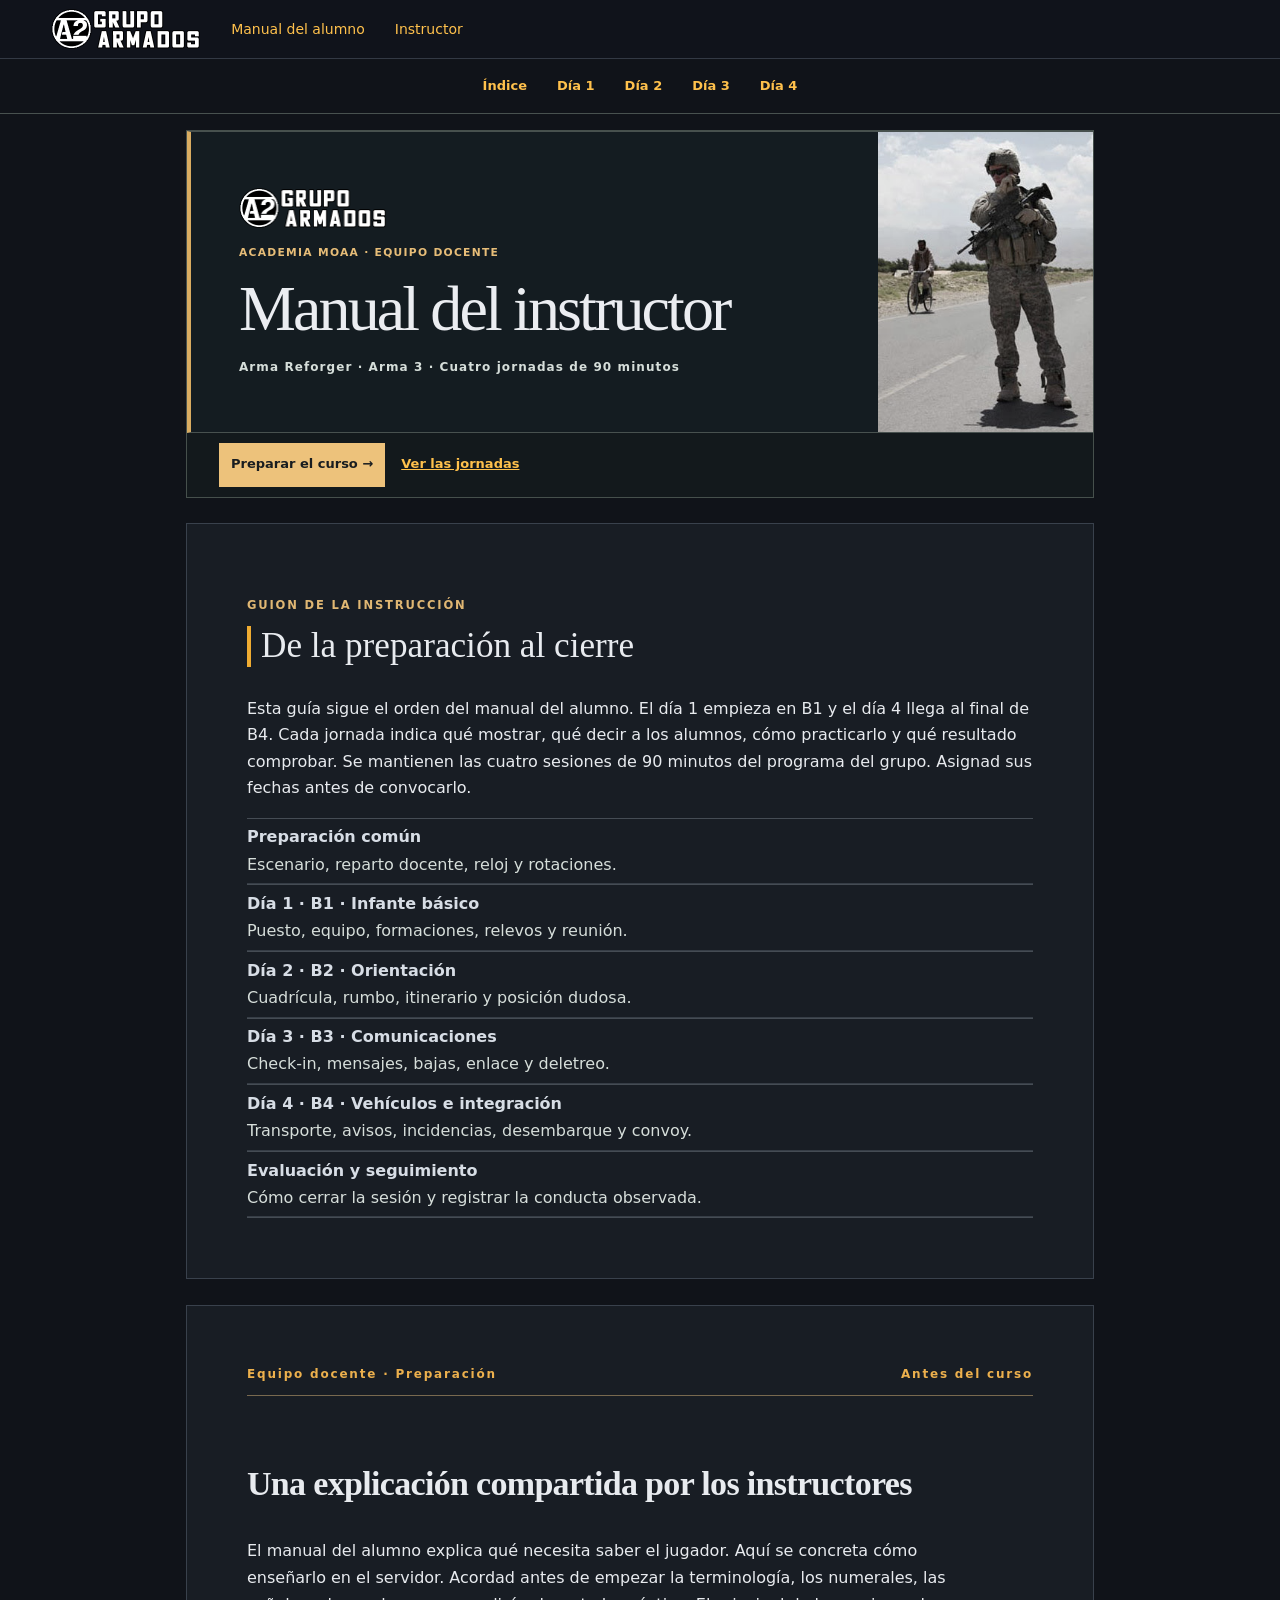
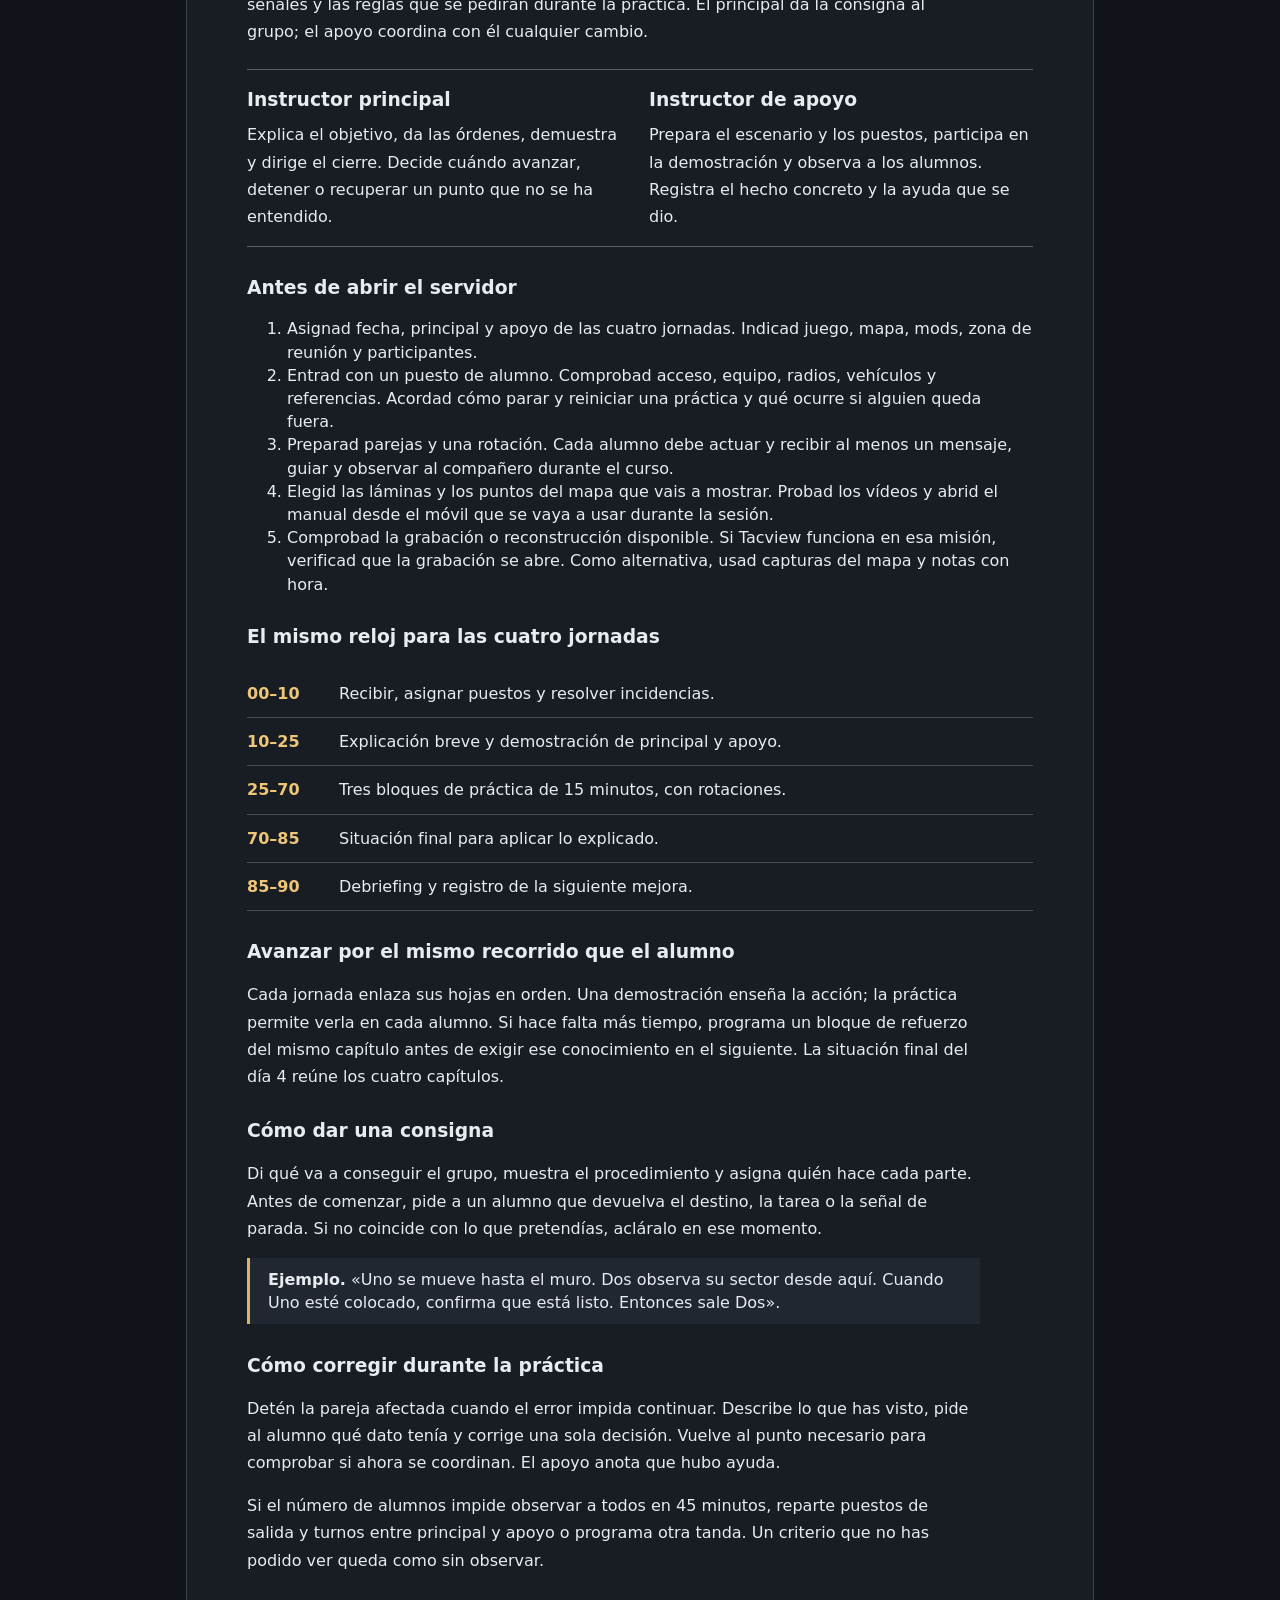
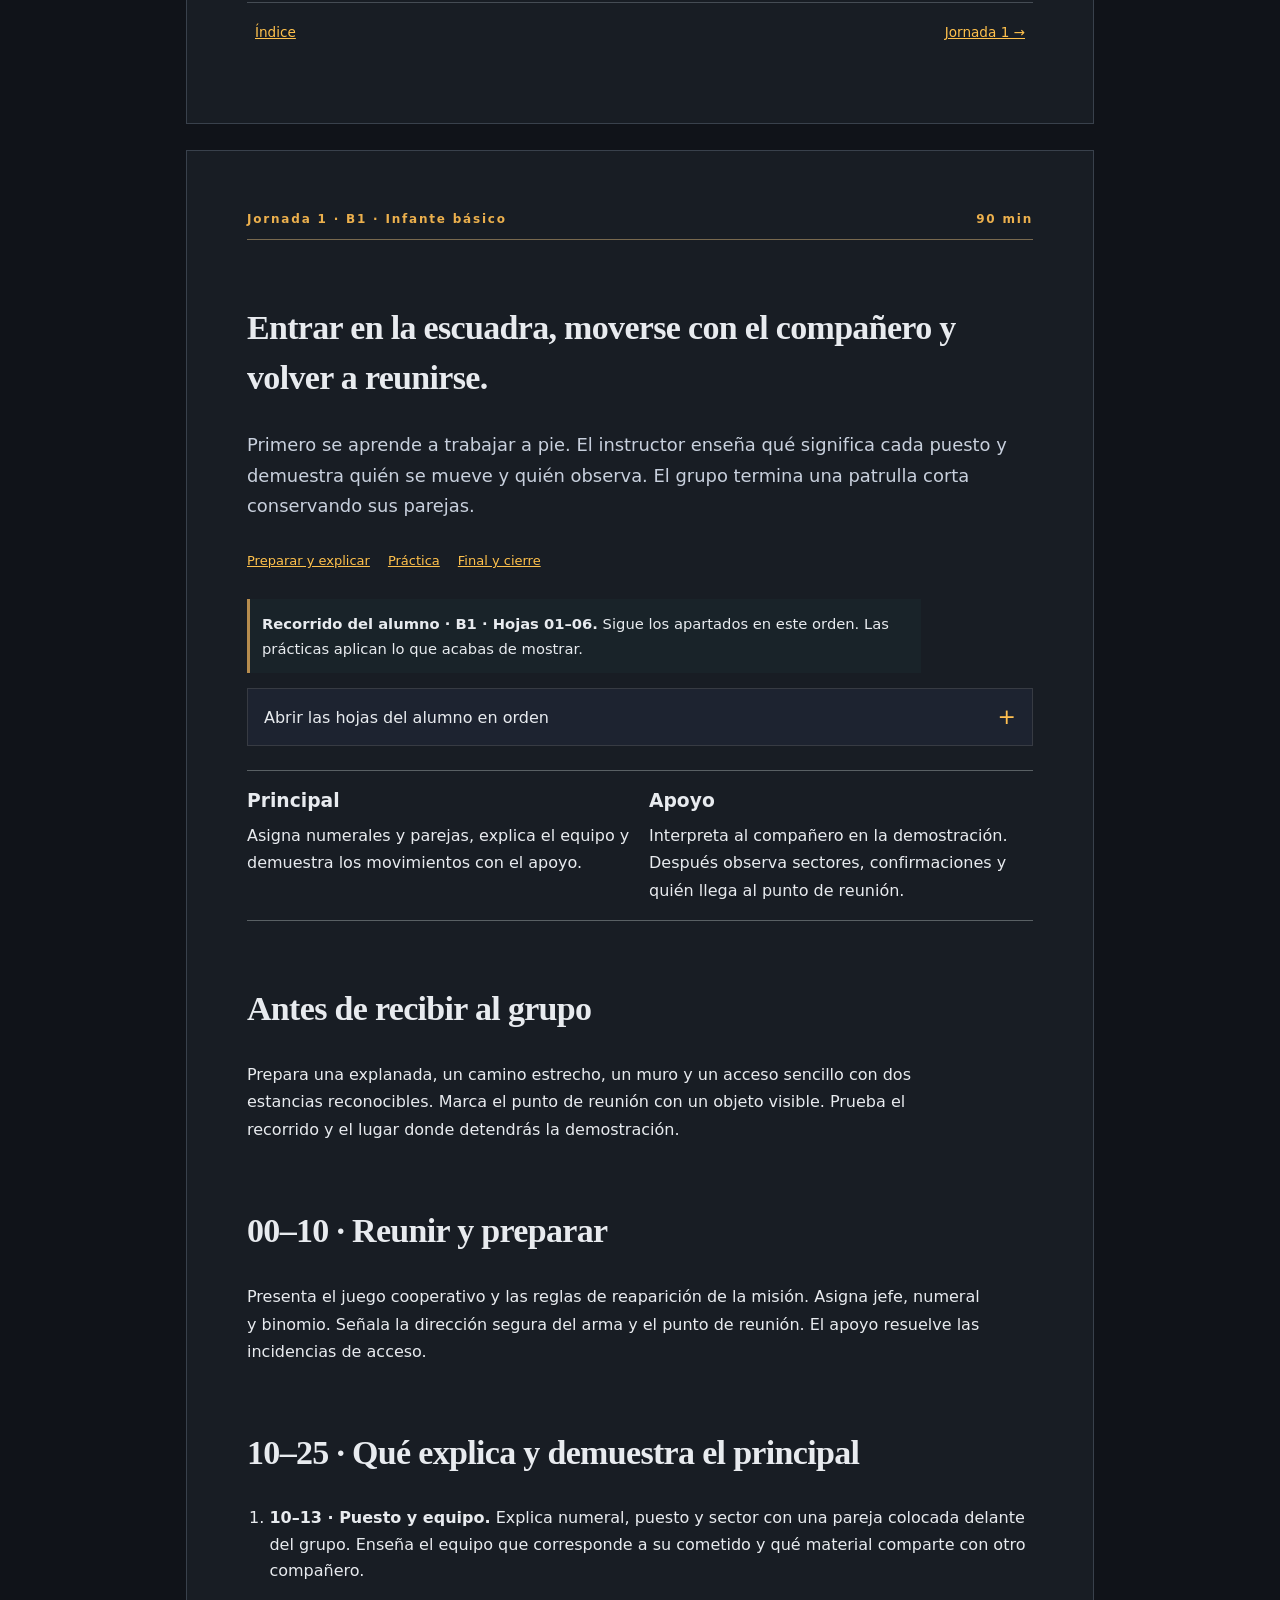
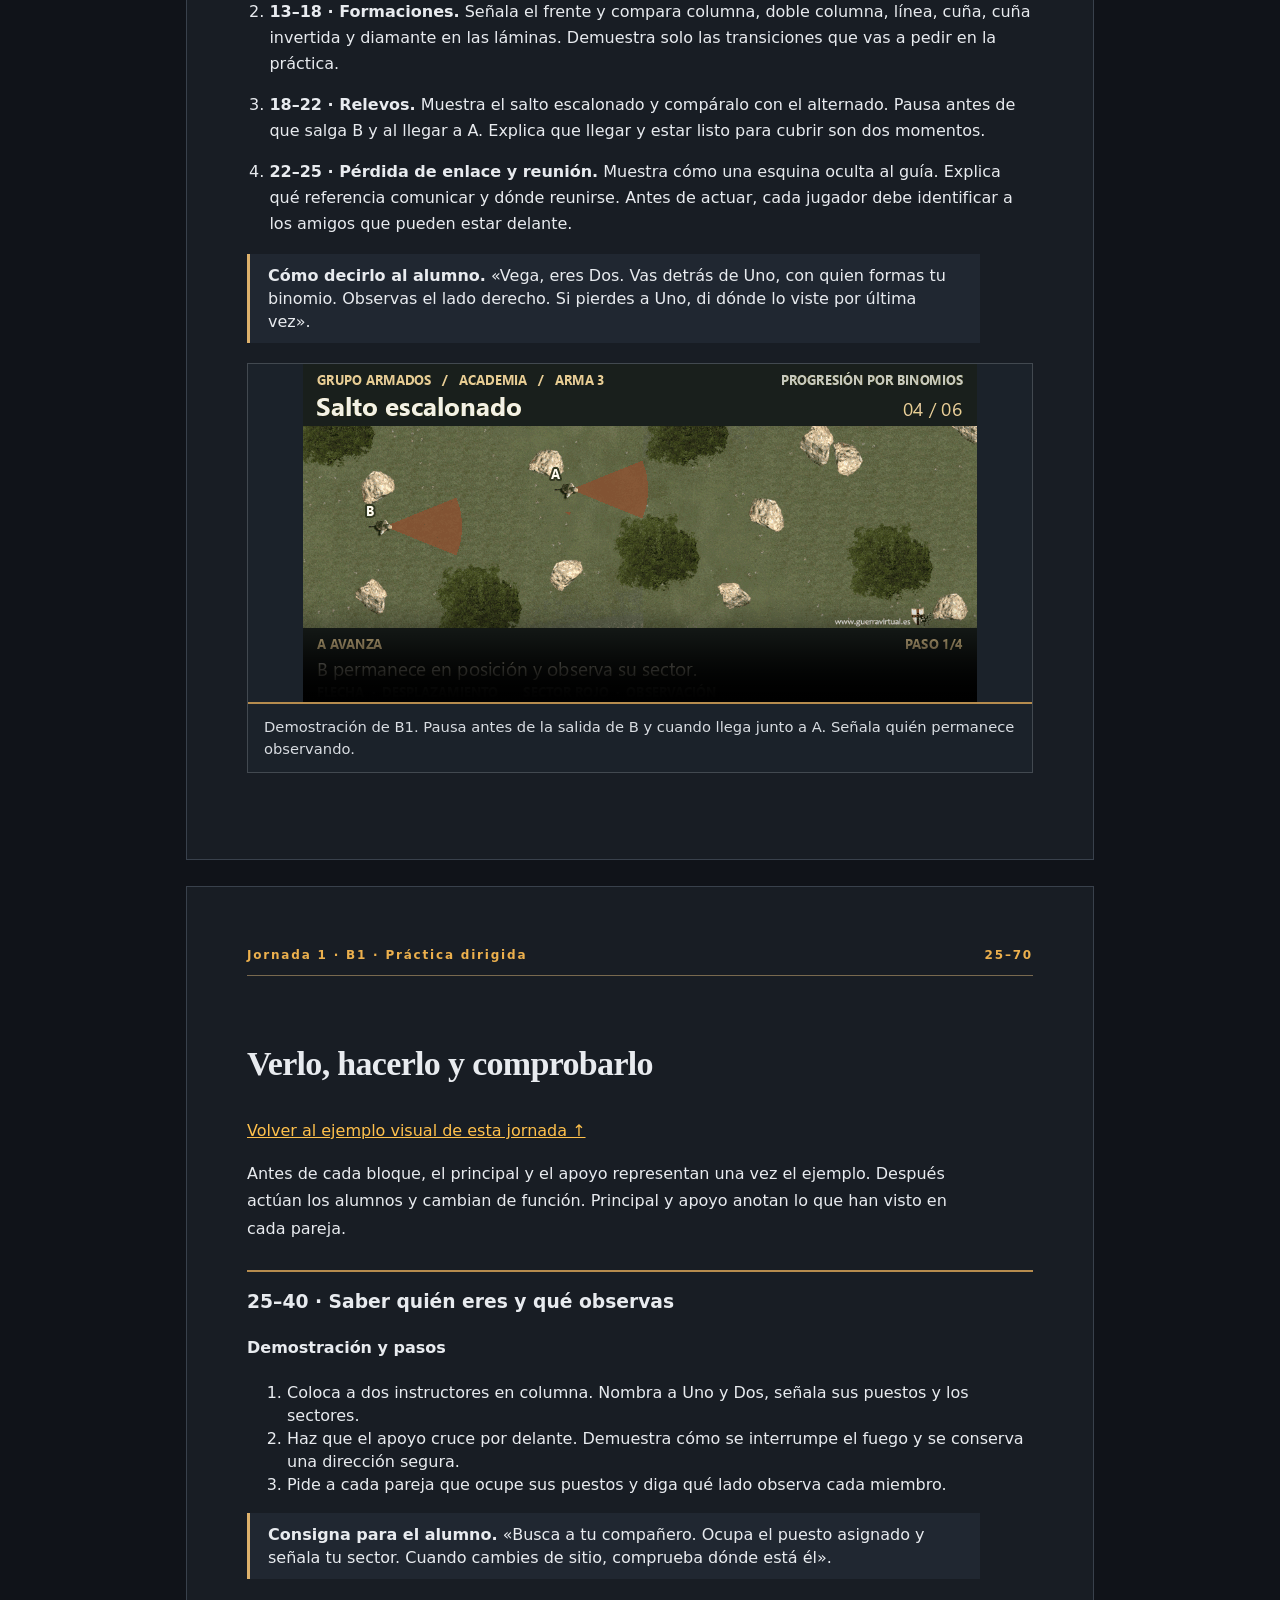
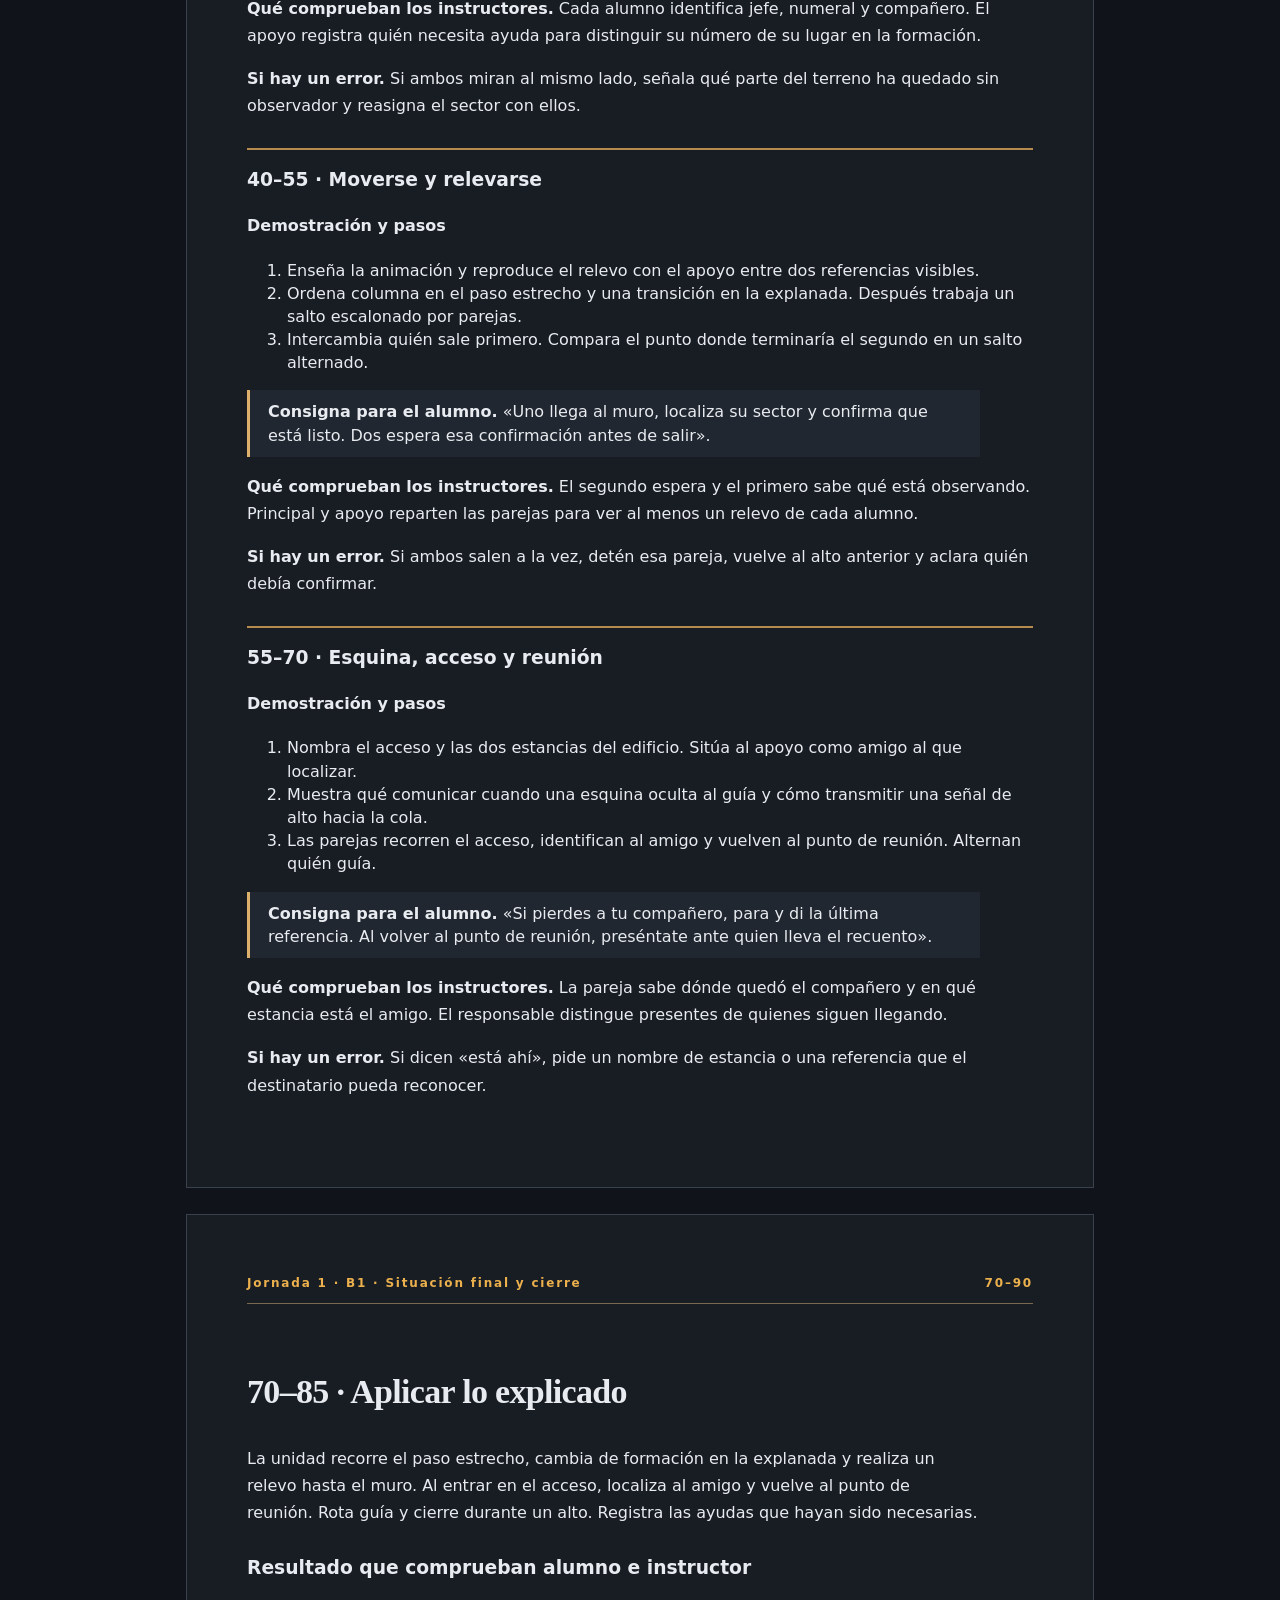
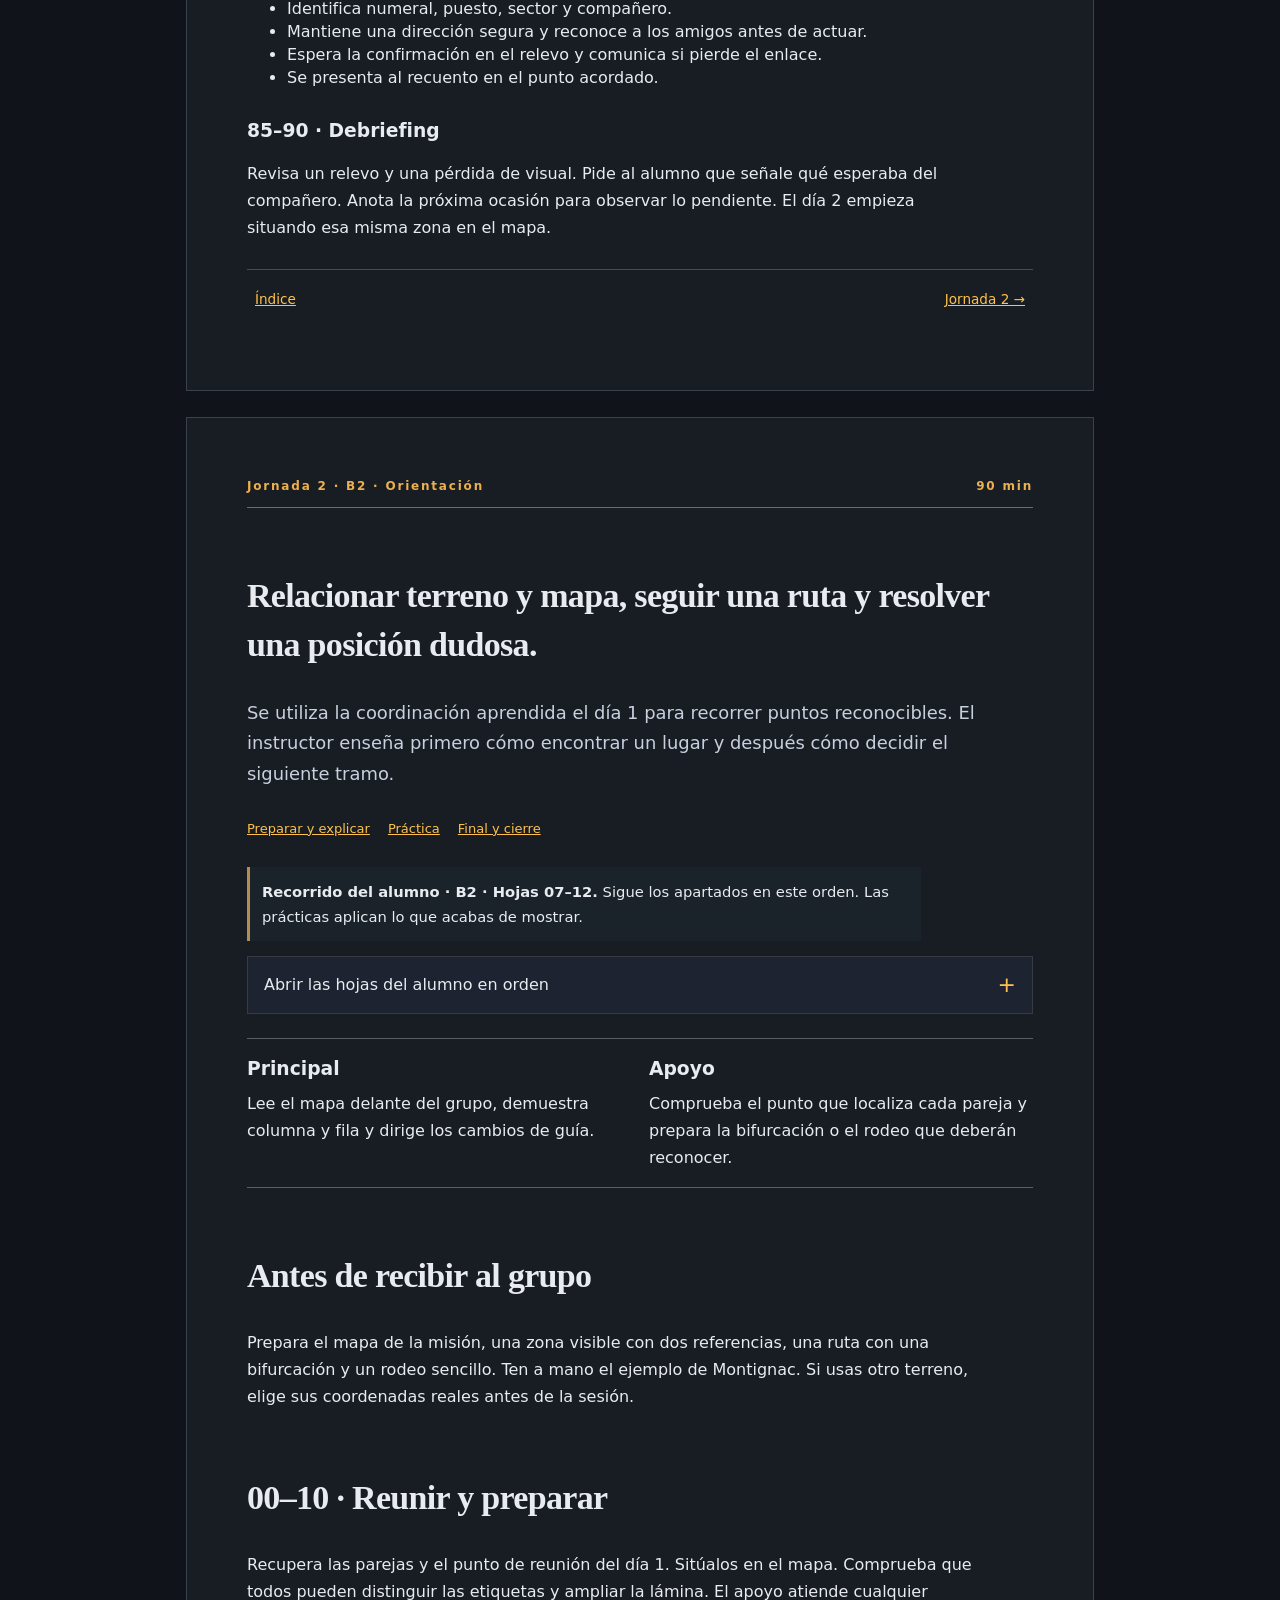
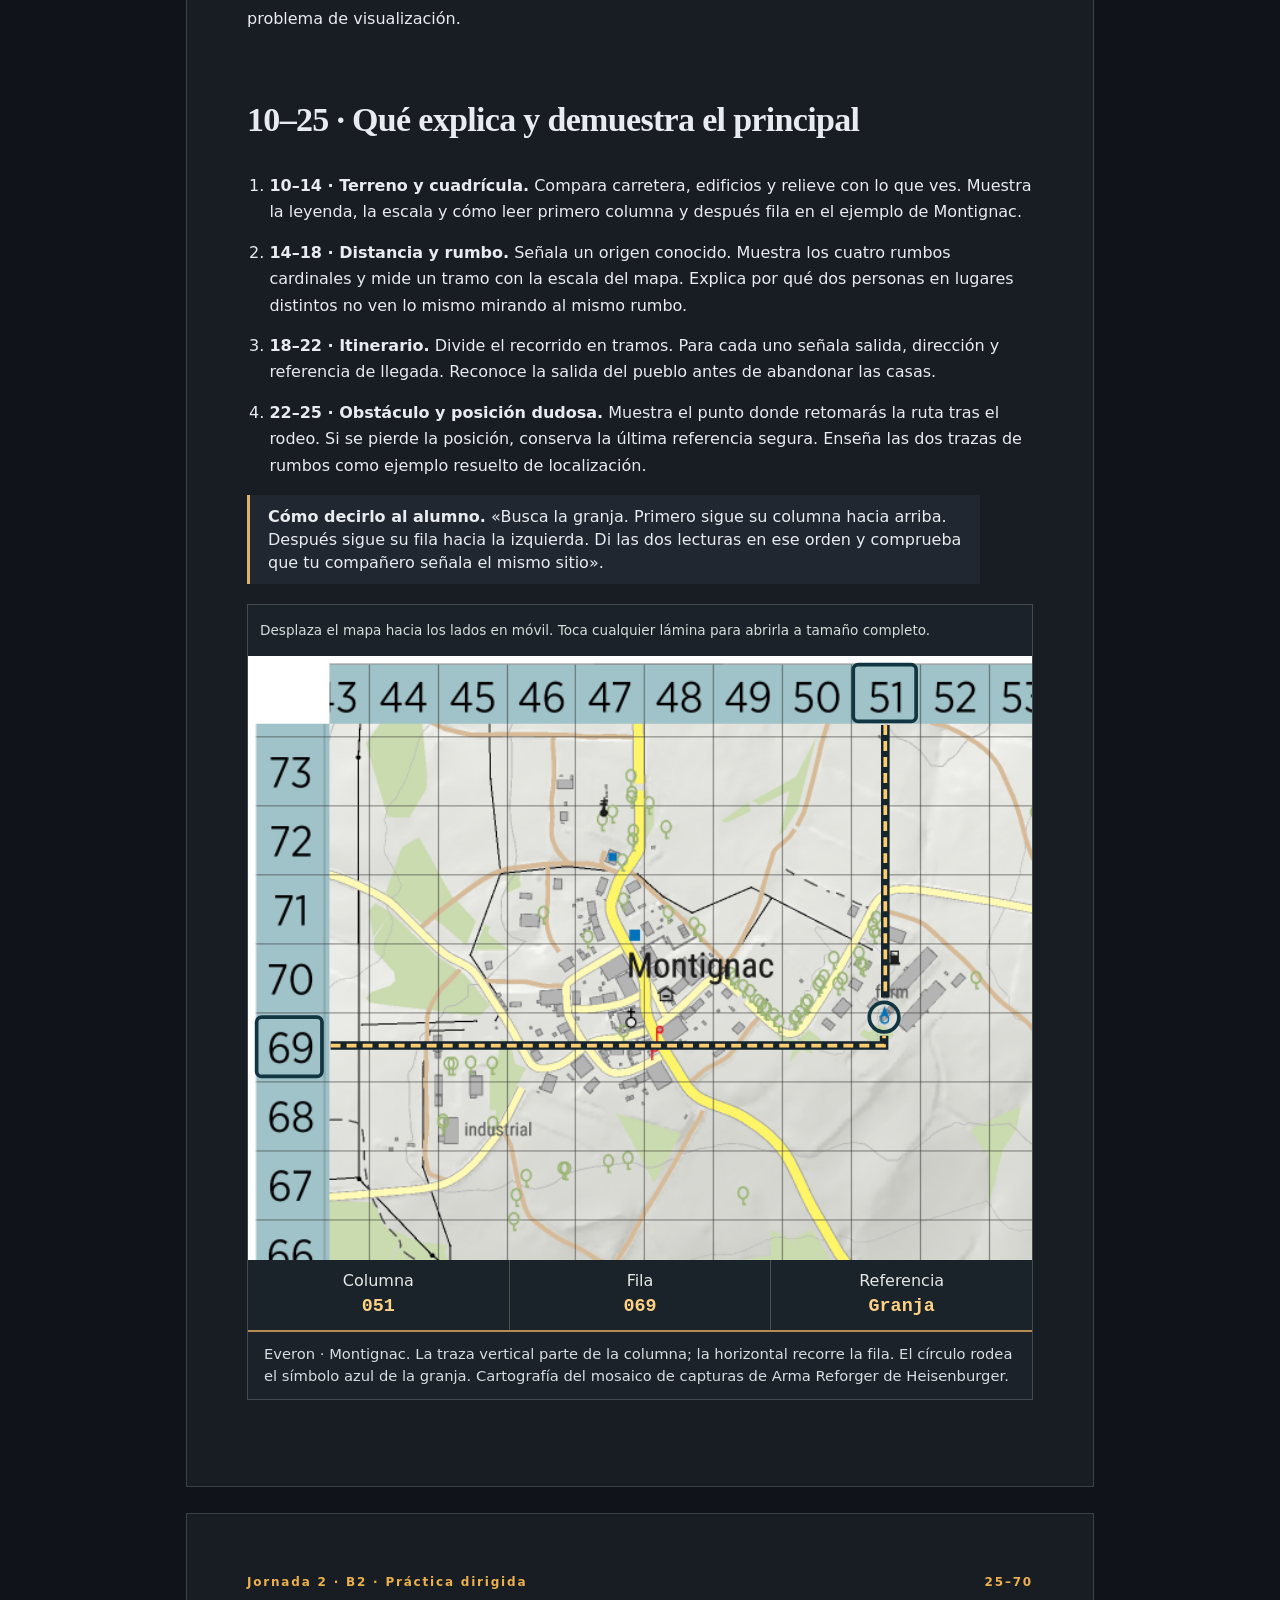
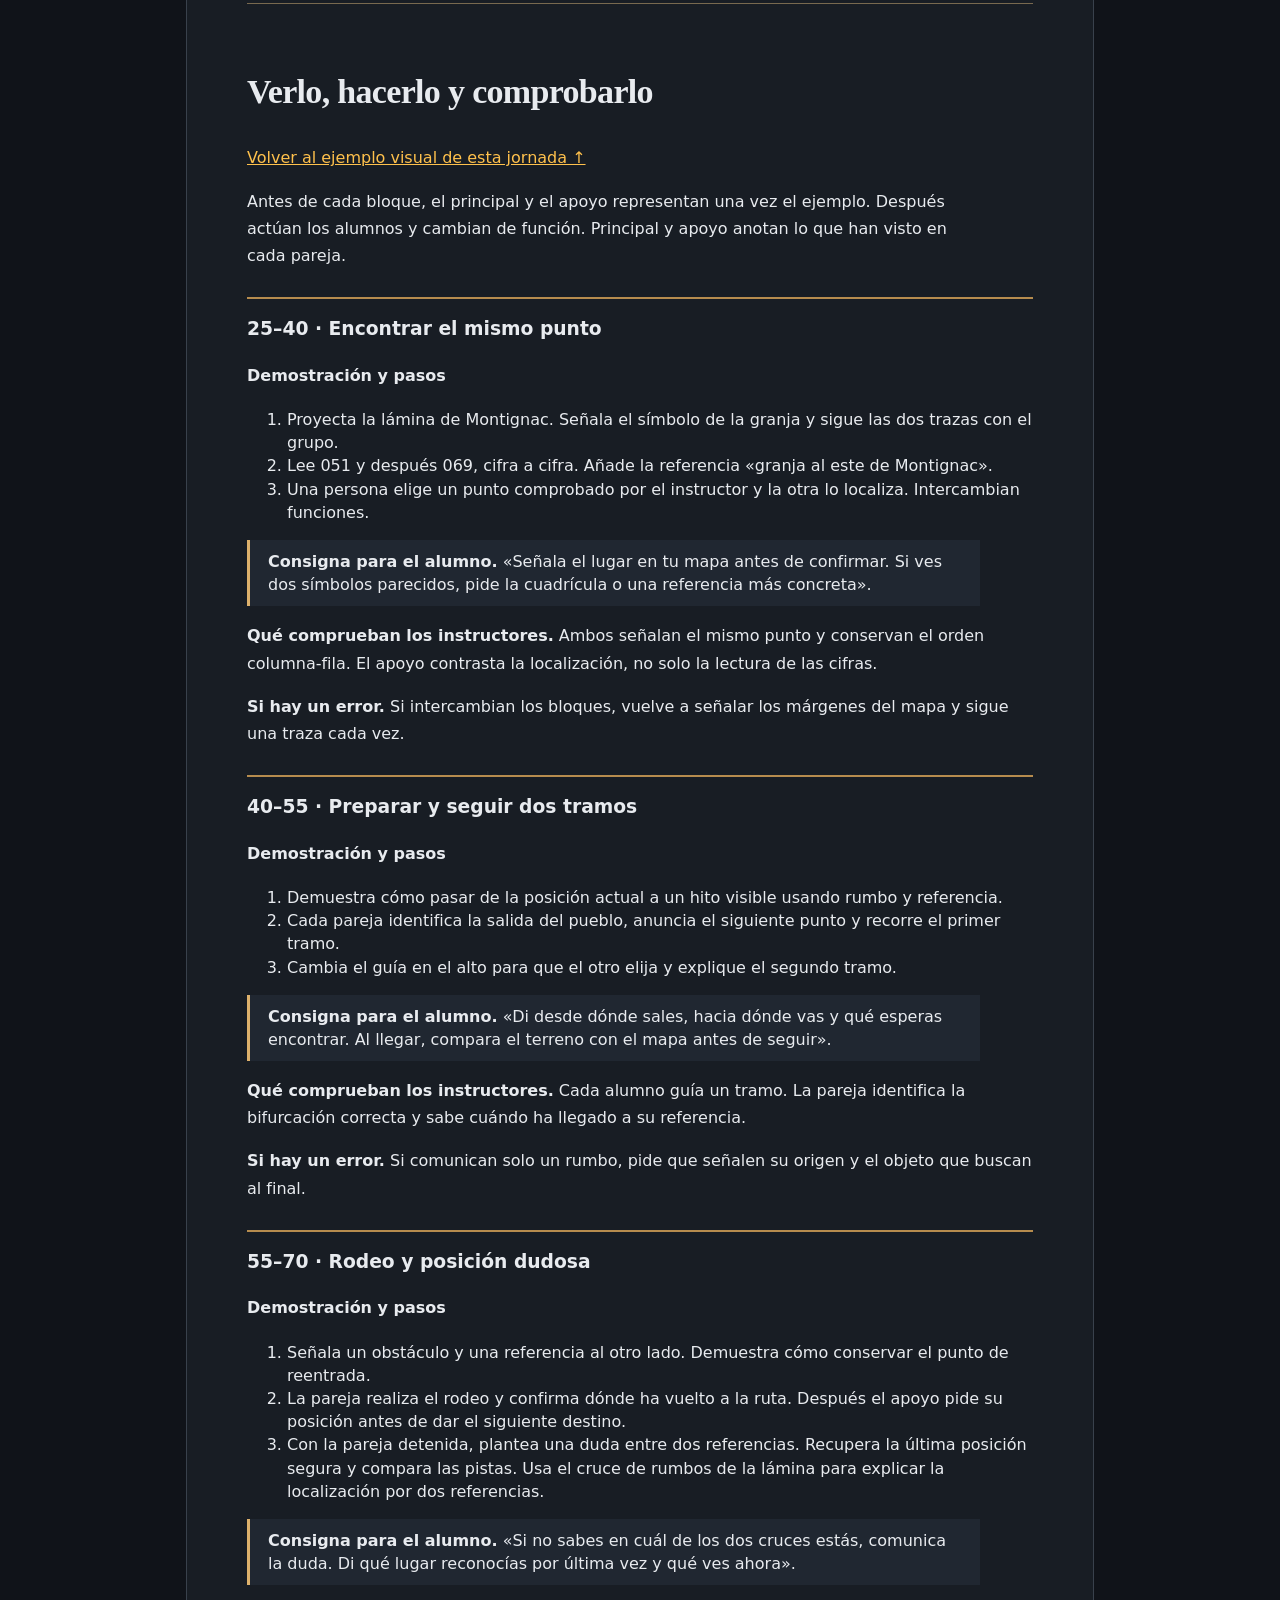
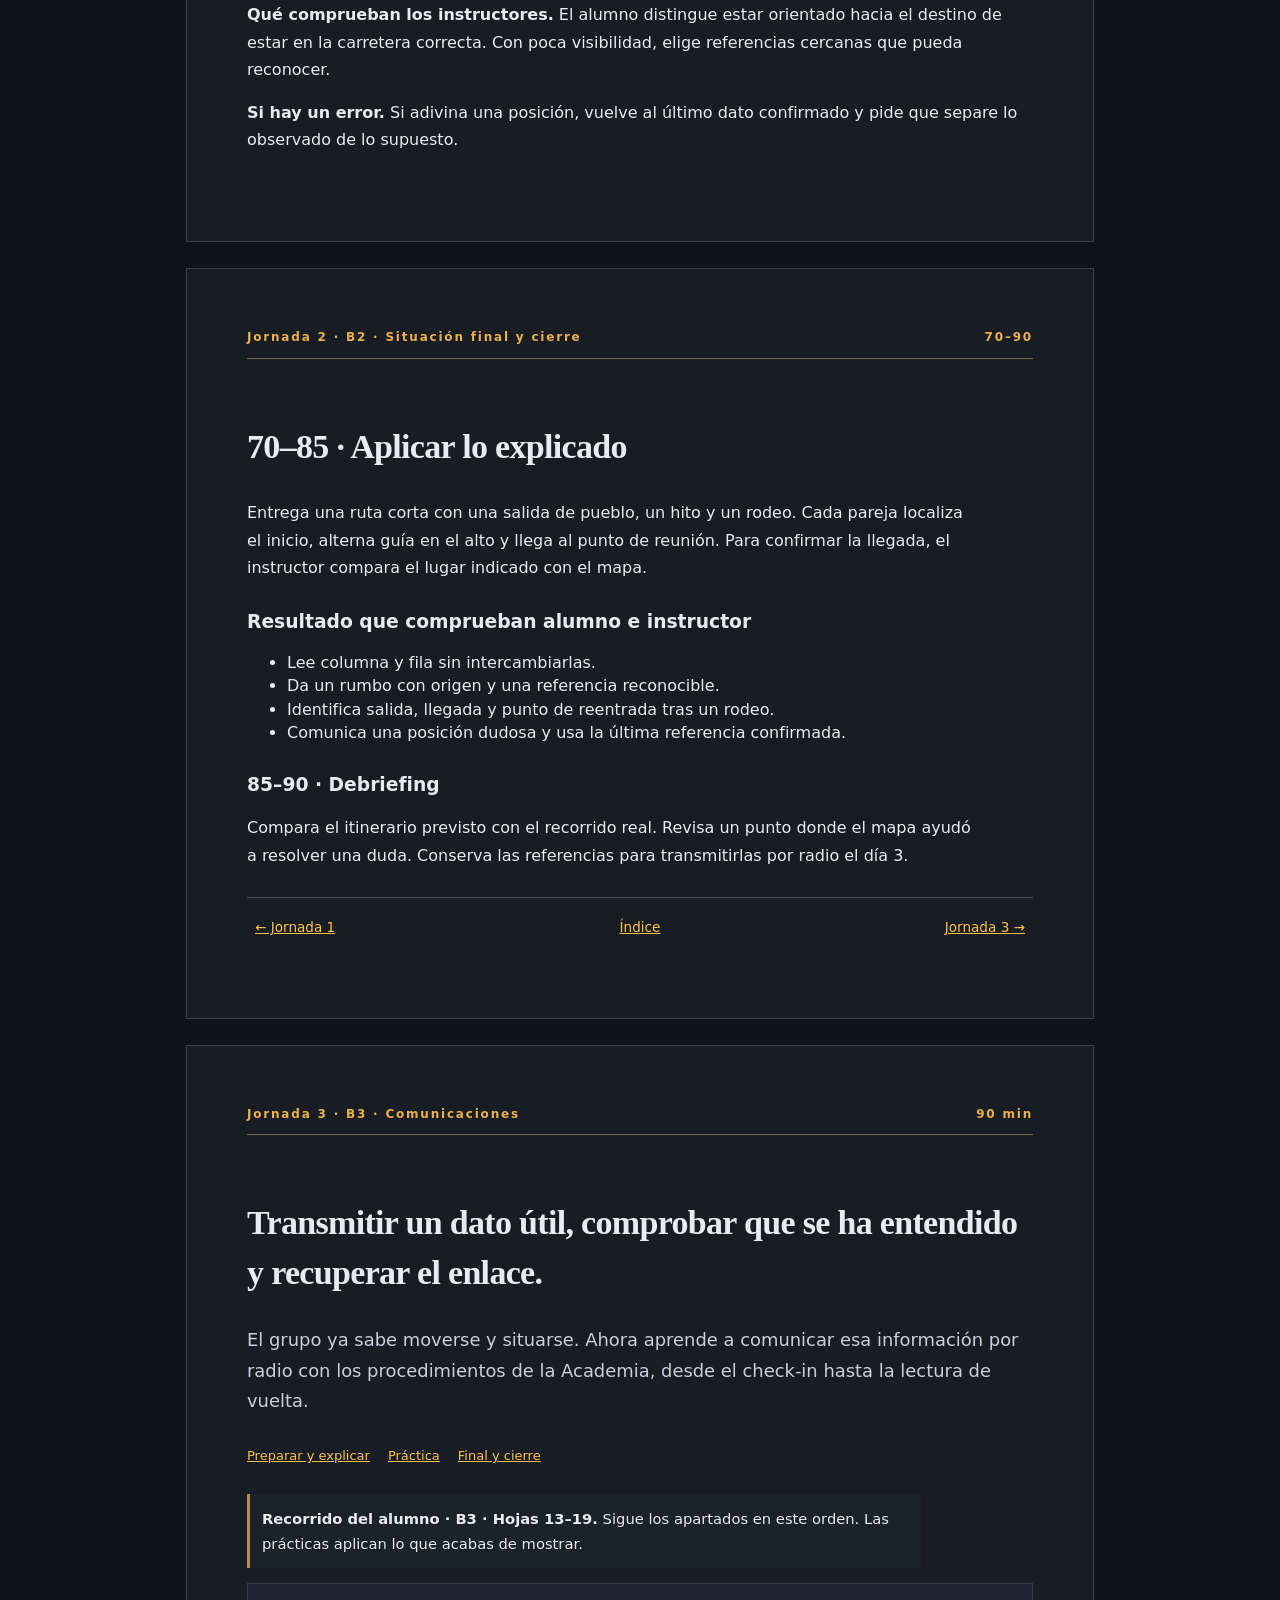
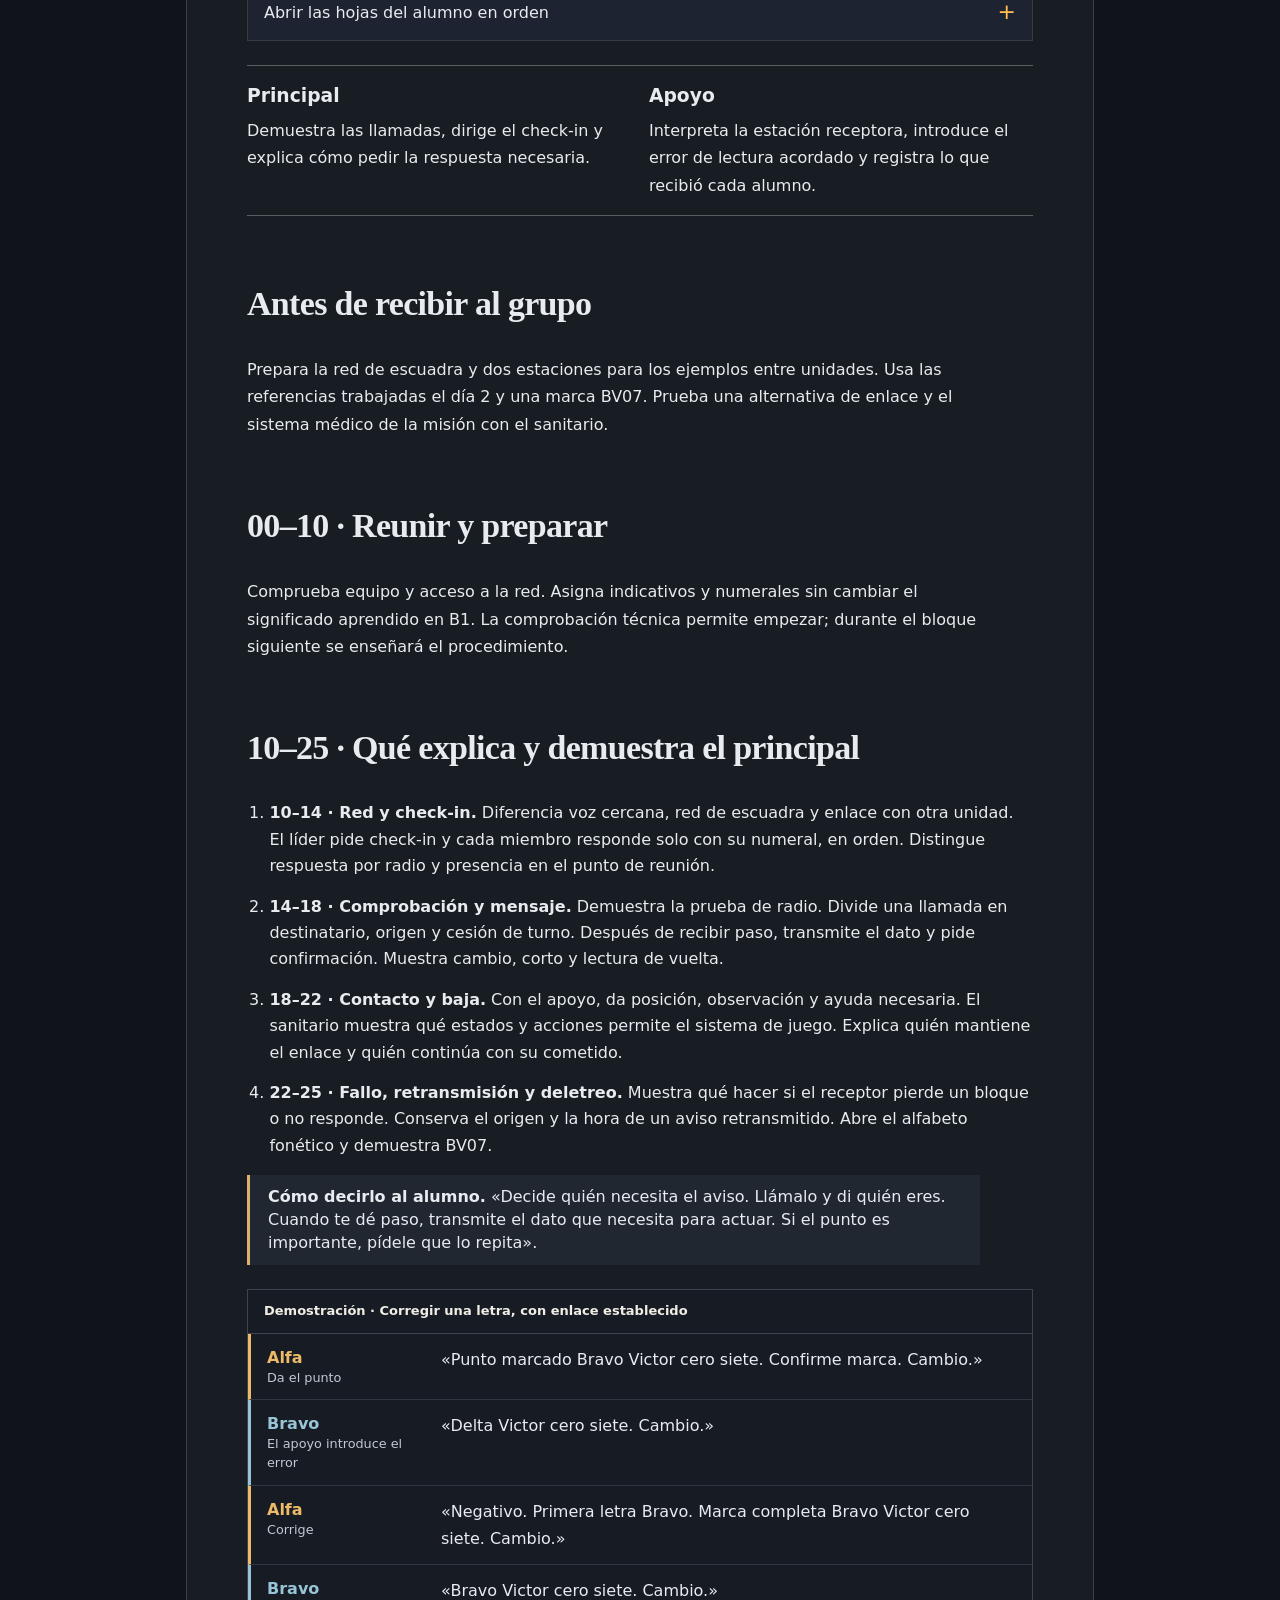
<file: instructor/index.html>
<!doctype html>
<html lang="es"><head><meta charset="utf-8"><meta name="viewport" content="width=device-width,initial-scale=1"><title>Manual del instructor · Academia MOAA</title><link rel="stylesheet" href="../recursos/academia.css"></head><body>
<header><a href="../index.html"><img src="../recursos/armados.webp" alt="Grupo Armados" width="150" height="40"></a><a href="../index.html">Manual del alumno</a><a href="index.html">Instructor</a></header>
<nav class="reader-nav" aria-label="Jornadas"><a href="#indice">Índice</a><a href="#s1">Día 1</a><a href="#s2">Día 2</a><a href="#s3">Día 3</a><a href="#s4">Día 4</a></nav>
<main class="libro">
<div class="cubierta-campo"><div class="radio-cabecera cubierta-principal"><div class="radio-titulo"><img class="radio-marca" src="../recursos/armados.webp" alt="Grupo Armados"><p class="radio-serie">Academia MOAA · Equipo docente</p><h1>Manual del instructor</h1><p class="cubierta-juegos">Arma Reforger · Arma 3 · Cuatro jornadas de 90 minutos</p></div><img class="radio-foto" src="../recursos/b3-operador.jpg" alt="Operador de la Academia en el terreno" width="289" height="403"></div><nav class="cubierta-accesos" aria-label="Abrir guía"><a href="#preparar">Preparar el curso →</a><a href="#indice">Ver las jornadas</a></nav></div>
<section class="sumario" id="indice" aria-labelledby="titulo-indice"><p class="series">GUION DE LA INSTRUCCIÓN</p><h2 id="titulo-indice">De la preparación al cierre</h2>
<p>Esta guía sigue el orden del manual del alumno. El día 1 empieza en B1 y el día 4 llega al final de B4. Cada jornada indica qué mostrar, qué decir a los alumnos, cómo practicarlo y qué resultado comprobar. Se mantienen las cuatro sesiones de 90 minutos del programa del grupo. Asignad sus fechas antes de convocarlo.</p>
<ol class="ruta-lectura"><li><a href="#preparar"><b>Preparación común</b><span>Escenario, reparto docente, reloj y rotaciones.</span></a></li><li><a href="#s1"><b>Día 1 · B1 · Infante básico</b><span>Puesto, equipo, formaciones, relevos y reunión.</span></a></li><li><a href="#s2"><b>Día 2 · B2 · Orientación</b><span>Cuadrícula, rumbo, itinerario y posición dudosa.</span></a></li><li><a href="#s3"><b>Día 3 · B3 · Comunicaciones</b><span>Check-in, mensajes, bajas, enlace y deletreo.</span></a></li><li><a href="#s4"><b>Día 4 · B4 · Vehículos e integración</b><span>Transporte, avisos, incidencias, desembarque y convoy.</span></a></li><li><a href="#seguimiento"><b>Evaluación y seguimiento</b><span>Cómo cerrar la sesión y registrar la conducta observada.</span></a></li></ol>
</section>
<article class="hoja book-text" id="preparar">
<div class="folio libro-folio"><span>Equipo docente · Preparación</span><span>Antes del curso</span></div><h2>Una explicación compartida por los instructores</h2>
<p>El manual del alumno explica qué necesita saber el jugador. Aquí se concreta cómo enseñarlo en el servidor. Acordad antes de empezar la terminología, los numerales, las señales y las reglas que se pedirán durante la práctica. El principal da la consigna al grupo; el apoyo coordina con él cualquier cambio.</p>
<div class="docente-reparto"><div><h3>Instructor principal</h3><p>Explica el objetivo, da las órdenes, demuestra y dirige el cierre. Decide cuándo avanzar, detener o recuperar un punto que no se ha entendido.</p></div><div><h3>Instructor de apoyo</h3><p>Prepara el escenario y los puestos, participa en la demostración y observa a los alumnos. Registra el hecho concreto y la ayuda que se dio.</p></div></div>
<h3>Antes de abrir el servidor</h3>
<ol><li>Asignad fecha, principal y apoyo de las cuatro jornadas. Indicad juego, mapa, mods, zona de reunión y participantes.</li><li>Entrad con un puesto de alumno. Comprobad acceso, equipo, radios, vehículos y referencias. Acordad cómo parar y reiniciar una práctica y qué ocurre si alguien queda fuera.</li><li>Preparad parejas y una rotación. Cada alumno debe actuar y recibir al menos un mensaje, guiar y observar al compañero durante el curso.</li><li>Elegid las láminas y los puntos del mapa que vais a mostrar. Probad los vídeos y abrid el manual desde el móvil que se vaya a usar durante la sesión.</li><li>Comprobad la grabación o reconstrucción disponible. Si Tacview funciona en esa misión, verificad que la grabación se abre. Como alternativa, usad capturas del mapa y notas con hora.</li></ol>
<h3>El mismo reloj para las cuatro jornadas</h3>
<ol class="reloj-docente"><li><b>00–10</b><span>Recibir, asignar puestos y resolver incidencias.</span></li><li><b>10–25</b><span>Explicación breve y demostración de principal y apoyo.</span></li><li><b>25–70</b><span>Tres bloques de práctica de 15 minutos, con rotaciones.</span></li><li><b>70–85</b><span>Situación final para aplicar lo explicado.</span></li><li><b>85–90</b><span>Debriefing y registro de la siguiente mejora.</span></li></ol>
<h3>Avanzar por el mismo recorrido que el alumno</h3><p>Cada jornada enlaza sus hojas en orden. Una demostración enseña la acción; la práctica permite verla en cada alumno. Si hace falta más tiempo, programa un bloque de refuerzo del mismo capítulo antes de exigir ese conocimiento en el siguiente. La situación final del día 4 reúne los cuatro capítulos.</p><h3>Cómo dar una consigna</h3>
<p>Di qué va a conseguir el grupo, muestra el procedimiento y asigna quién hace cada parte. Antes de comenzar, pide a un alumno que devuelva el destino, la tarea o la señal de parada. Si no coincide con lo que pretendías, acláralo en ese momento.</p>
<blockquote><strong>Ejemplo.</strong> «Uno se mueve hasta el muro. Dos observa su sector desde aquí. Cuando Uno esté colocado, confirma que está listo. Entonces sale Dos».</blockquote>
<h3>Cómo corregir durante la práctica</h3>
<p>Detén la pareja afectada cuando el error impida continuar. Describe lo que has visto, pide al alumno qué dato tenía y corrige una sola decisión. Vuelve al punto necesario para comprobar si ahora se coordinan. El apoyo anota que hubo ayuda.</p>
<p>Si el número de alumnos impide observar a todos en 45 minutos, reparte puestos de salida y turnos entre principal y apoyo o programa otra tanda. Un criterio que no has podido ver queda como sin observar.</p>
<nav class="page-nav" aria-label="Primera jornada"><a href="#indice">Índice</a><a href="#s1">Jornada 1 →</a></nav>
</article>

<article class="hoja book-text" id="s1">
<div class="folio libro-folio"><span>Jornada 1 · B1 · Infante básico</span><span>90 min</span></div>
<h2>Entrar en la escuadra, moverse con el compañero y volver a reunirse.</h2><p class="intro">Primero se aprende a trabajar a pie. El instructor enseña qué significa cada puesto y demuestra quién se mueve y quién observa. El grupo termina una patrulla corta conservando sus parejas.</p>
<nav class="docente-etapas" aria-label="Bloques de la jornada"><a href="#s1">Preparar y explicar</a><a href="#s1-practica">Práctica</a><a href="#s1-cierre">Final y cierre</a></nav>
<p class="material-docente"><b>Recorrido del alumno · B1 · Hojas 01–06.</b> Sigue los apartados en este orden. Las prácticas aplican lo que acabas de mostrar.</p>
<details><summary><span>Abrir las hojas del alumno en orden</span></summary><ol class="itinerario-alumno" data-modulo="b1"><li><a href="../index.html#b1-apartado-1">Tu puesto en la escuadra</a></li>
<li><a href="../index.html#b1-procedimientos">Equipo y responsabilidades del fusilero</a></li>
<li><a href="../index.html#b1-apartado-2">Moverse y observar juntos</a></li>
<li><a href="../index.html#b1-apartado-3">Relevar, reagrupar y dar cuenta</a></li>
<li><a href="../index.html#b1-en-mision">El guía desaparece tras una tapia</a></li>
<li><a href="../index.html#b1-incidencias">Incorporación, reunión e identificación</a></li></ol></details>
<div class="docente-reparto"><div><h3>Principal</h3><p>Asigna numerales y parejas, explica el equipo y demuestra los movimientos con el apoyo.</p></div><div><h3>Apoyo</h3><p>Interpreta al compañero en la demostración. Después observa sectores, confirmaciones y quién llega al punto de reunión.</p></div></div>
<h2>Antes de recibir al grupo</h2><p>Prepara una explanada, un camino estrecho, un muro y un acceso sencillo con dos estancias reconocibles. Marca el punto de reunión con un objeto visible. Prueba el recorrido y el lugar donde detendrás la demostración.</p>
<h2>00–10 · Reunir y preparar</h2><p>Presenta el juego cooperativo y las reglas de reaparición de la misión. Asigna jefe, numeral y binomio. Señala la dirección segura del arma y el punto de reunión. El apoyo resuelve las incidencias de acceso.</p>
<h2>10–25 · Qué explica y demuestra el principal</h2>
<ol class="guion-docente"><li><b>10–13 · Puesto y equipo.</b> Explica numeral, puesto y sector con una pareja colocada delante del grupo. Enseña el equipo que corresponde a su cometido y qué material comparte con otro compañero.</li>
<li><b>13–18 · Formaciones.</b> Señala el frente y compara columna, doble columna, línea, cuña, cuña invertida y diamante en las láminas. Demuestra solo las transiciones que vas a pedir en la práctica.</li>
<li><b>18–22 · Relevos.</b> Muestra el salto escalonado y compáralo con el alternado. Pausa antes de que salga B y al llegar a A. Explica que llegar y estar listo para cubrir son dos momentos.</li>
<li><b>22–25 · Pérdida de enlace y reunión.</b> Muestra cómo una esquina oculta al guía. Explica qué referencia comunicar y dónde reunirse. Antes de actuar, cada jugador debe identificar a los amigos que pueden estar delante.</li></ol>
<blockquote><strong>Cómo decirlo al alumno.</strong> «Vega, eres Dos. Vas detrás de Uno, con quien formas tu binomio. Observas el lado derecho. Si pierdes a Uno, di dónde lo viste por última vez».</blockquote>
<figure class="atlas-plate" id="s1-demostracion"><video controls playsinline preload="none" poster="../recursos/maniobra-4.png" src="../recursos/maniobra-4.mp4" aria-label="Demostración de salto escalonado"></video><figcaption>Demostración de B1. Pausa antes de la salida de B y cuando llega junto a A. Señala quién permanece observando.</figcaption></figure>
</article>
<article class="hoja book-text" id="s1-practica">
<div class="folio libro-folio"><span>Jornada 1 · B1 · Práctica dirigida</span><span>25–70</span></div><h2>Verlo, hacerlo y comprobarlo</h2><p><a href="#s1-demostracion">Volver al ejemplo visual de esta jornada ↑</a></p>
<p>Antes de cada bloque, el principal y el apoyo representan una vez el ejemplo. Después actúan los alumnos y cambian de función. Principal y apoyo anotan lo que han visto en cada pareja.</p>
<div class="bloque-docente"><h3>25–40 · Saber quién eres y qué observas</h3><h4>Demostración y pasos</h4><ol><li>Coloca a dos instructores en columna. Nombra a Uno y Dos, señala sus puestos y los sectores.</li>
<li>Haz que el apoyo cruce por delante. Demuestra cómo se interrumpe el fuego y se conserva una dirección segura.</li>
<li>Pide a cada pareja que ocupe sus puestos y diga qué lado observa cada miembro.</li></ol><blockquote><strong>Consigna para el alumno.</strong> «Busca a tu compañero. Ocupa el puesto asignado y señala tu sector. Cuando cambies de sitio, comprueba dónde está él».</blockquote><p><b>Qué comprueban los instructores.</b> Cada alumno identifica jefe, numeral y compañero. El apoyo registra quién necesita ayuda para distinguir su número de su lugar en la formación.</p><p><b>Si hay un error.</b> Si ambos miran al mismo lado, señala qué parte del terreno ha quedado sin observador y reasigna el sector con ellos.</p></div>
<div class="bloque-docente"><h3>40–55 · Moverse y relevarse</h3><h4>Demostración y pasos</h4><ol><li>Enseña la animación y reproduce el relevo con el apoyo entre dos referencias visibles.</li>
<li>Ordena columna en el paso estrecho y una transición en la explanada. Después trabaja un salto escalonado por parejas.</li>
<li>Intercambia quién sale primero. Compara el punto donde terminaría el segundo en un salto alternado.</li></ol><blockquote><strong>Consigna para el alumno.</strong> «Uno llega al muro, localiza su sector y confirma que está listo. Dos espera esa confirmación antes de salir».</blockquote><p><b>Qué comprueban los instructores.</b> El segundo espera y el primero sabe qué está observando. Principal y apoyo reparten las parejas para ver al menos un relevo de cada alumno.</p><p><b>Si hay un error.</b> Si ambos salen a la vez, detén esa pareja, vuelve al alto anterior y aclara quién debía confirmar.</p></div>
<div class="bloque-docente"><h3>55–70 · Esquina, acceso y reunión</h3><h4>Demostración y pasos</h4><ol><li>Nombra el acceso y las dos estancias del edificio. Sitúa al apoyo como amigo al que localizar.</li>
<li>Muestra qué comunicar cuando una esquina oculta al guía y cómo transmitir una señal de alto hacia la cola.</li>
<li>Las parejas recorren el acceso, identifican al amigo y vuelven al punto de reunión. Alternan quién guía.</li></ol><blockquote><strong>Consigna para el alumno.</strong> «Si pierdes a tu compañero, para y di la última referencia. Al volver al punto de reunión, preséntate ante quien lleva el recuento».</blockquote><p><b>Qué comprueban los instructores.</b> La pareja sabe dónde quedó el compañero y en qué estancia está el amigo. El responsable distingue presentes de quienes siguen llegando.</p><p><b>Si hay un error.</b> Si dicen «está ahí», pide un nombre de estancia o una referencia que el destinatario pueda reconocer.</p></div>
</article>
<article class="hoja book-text" id="s1-cierre">
<div class="folio libro-folio"><span>Jornada 1 · B1 · Situación final y cierre</span><span>70–90</span></div><h2>70–85 · Aplicar lo explicado</h2><p>La unidad recorre el paso estrecho, cambia de formación en la explanada y realiza un relevo hasta el muro. Al entrar en el acceso, localiza al amigo y vuelve al punto de reunión. Rota guía y cierre durante un alto. Registra las ayudas que hayan sido necesarias.</p>
<h3>Resultado que comprueban alumno e instructor</h3><ul><li>Identifica numeral, puesto, sector y compañero.</li>
<li>Mantiene una dirección segura y reconoce a los amigos antes de actuar.</li>
<li>Espera la confirmación en el relevo y comunica si pierde el enlace.</li>
<li>Se presenta al recuento en el punto acordado.</li></ul>
<h3>85–90 · Debriefing</h3><p>Revisa un relevo y una pérdida de visual. Pide al alumno que señale qué esperaba del compañero. Anota la próxima ocasión para observar lo pendiente. El día 2 empieza situando esa misma zona en el mapa.</p>
<nav class="page-nav" aria-label="Continuar"><a href="#indice">Índice</a><a href="#s2">Jornada 2 →</a></nav>
</article>

<article class="hoja book-text" id="s2">
<div class="folio libro-folio"><span>Jornada 2 · B2 · Orientación</span><span>90 min</span></div>
<h2>Relacionar terreno y mapa, seguir una ruta y resolver una posición dudosa.</h2><p class="intro">Se utiliza la coordinación aprendida el día 1 para recorrer puntos reconocibles. El instructor enseña primero cómo encontrar un lugar y después cómo decidir el siguiente tramo.</p>
<nav class="docente-etapas" aria-label="Bloques de la jornada"><a href="#s2">Preparar y explicar</a><a href="#s2-practica">Práctica</a><a href="#s2-cierre">Final y cierre</a></nav>
<p class="material-docente"><b>Recorrido del alumno · B2 · Hojas 07–12.</b> Sigue los apartados en este orden. Las prácticas aplican lo que acabas de mostrar.</p>
<details><summary><span>Abrir las hojas del alumno en orden</span></summary><ol class="itinerario-alumno" data-modulo="b2"><li><a href="../index.html#b2-apartado-1">Del terreno al mapa</a></li>
<li><a href="../index.html#b2-incidencias">Distancia y rumbo desde un origen conocido</a></li>
<li><a href="../index.html#b2-apartado-2">Preparar y seguir un itinerario</a></li>
<li><a href="../index.html#b2-en-mision">Encontrar la salida de un pueblo</a></li>
<li><a href="../index.html#b2-procedimientos">Obstáculos y visibilidad reducida</a></li>
<li><a href="../index.html#b2-apartado-3">Resolver una posición dudosa</a></li></ol></details>
<div class="docente-reparto"><div><h3>Principal</h3><p>Lee el mapa delante del grupo, demuestra columna y fila y dirige los cambios de guía.</p></div><div><h3>Apoyo</h3><p>Comprueba el punto que localiza cada pareja y prepara la bifurcación o el rodeo que deberán reconocer.</p></div></div>
<h2>Antes de recibir al grupo</h2><p>Prepara el mapa de la misión, una zona visible con dos referencias, una ruta con una bifurcación y un rodeo sencillo. Ten a mano el ejemplo de Montignac. Si usas otro terreno, elige sus coordenadas reales antes de la sesión.</p>
<h2>00–10 · Reunir y preparar</h2><p>Recupera las parejas y el punto de reunión del día 1. Sitúalos en el mapa. Comprueba que todos pueden distinguir las etiquetas y ampliar la lámina. El apoyo atiende cualquier problema de visualización.</p>
<h2>10–25 · Qué explica y demuestra el principal</h2>
<ol class="guion-docente"><li><b>10–14 · Terreno y cuadrícula.</b> Compara carretera, edificios y relieve con lo que ves. Muestra la leyenda, la escala y cómo leer primero columna y después fila en el ejemplo de Montignac.</li>
<li><b>14–18 · Distancia y rumbo.</b> Señala un origen conocido. Muestra los cuatro rumbos cardinales y mide un tramo con la escala del mapa. Explica por qué dos personas en lugares distintos no ven lo mismo mirando al mismo rumbo.</li>
<li><b>18–22 · Itinerario.</b> Divide el recorrido en tramos. Para cada uno señala salida, dirección y referencia de llegada. Reconoce la salida del pueblo antes de abandonar las casas.</li>
<li><b>22–25 · Obstáculo y posición dudosa.</b> Muestra el punto donde retomarás la ruta tras el rodeo. Si se pierde la posición, conserva la última referencia segura. Enseña las dos trazas de rumbos como ejemplo resuelto de localización.</li></ol>
<blockquote><strong>Cómo decirlo al alumno.</strong> «Busca la granja. Primero sigue su columna hacia arriba. Después sigue su fila hacia la izquierda. Di las dos lecturas en ese orden y comprueba que tu compañero señala el mismo sitio».</blockquote>
<figure class="atlas-plate" id="s2-demostracion"><p class="mapa-ayuda">Desplaza el mapa hacia los lados en móvil. Toca cualquier lámina para abrirla a tamaño completo.</p><div class="mapa-detalle" tabindex="0" role="region" aria-label="Mapa anotado de Montignac. Desplazamiento horizontal."><div class="mapa-guiado"><a class="image-link" href="../recursos/everon-montignac.png" target="_blank" rel="noopener" aria-label="Ampliar imagen. Granja de Montignac, al este del pueblo, en la columna 51 y la fila 69."><img src="../recursos/everon-montignac.png" width="636" height="490" alt="Granja de Montignac, al este del pueblo, en la columna 51 y la fila 69."></a><svg viewBox="0 0 636 490" aria-hidden="true"><g fill="none" stroke="#16242c" stroke-width="7"><path d="M517 56V277 M67 316H516V308"/></g><g fill="none" stroke="#ffcc70" stroke-width="3" stroke-dasharray="8 5"><path d="M517 56V277 M67 316H516V308"/></g><g fill="none" stroke="#123641" stroke-width="3"><rect x="491" y="7" width="51" height="46" rx="4"/><rect x="7" y="293" width="53" height="48" rx="4"/><circle cx="516" cy="293" r="12"/></g></svg></div></div>
<div class="lectura-grid"><span>Columna <b>051</b></span><span>Fila <b>069</b></span><span>Referencia <b>Granja</b></span></div><figcaption>Everon · Montignac. La traza vertical parte de la columna; la horizontal recorre la fila. El círculo rodea el símbolo azul de la granja. Cartografía del mosaico de capturas de Arma Reforger de Heisenburger.</figcaption></figure>
</article>
<article class="hoja book-text" id="s2-practica">
<div class="folio libro-folio"><span>Jornada 2 · B2 · Práctica dirigida</span><span>25–70</span></div><h2>Verlo, hacerlo y comprobarlo</h2><p><a href="#s2-demostracion">Volver al ejemplo visual de esta jornada ↑</a></p>
<p>Antes de cada bloque, el principal y el apoyo representan una vez el ejemplo. Después actúan los alumnos y cambian de función. Principal y apoyo anotan lo que han visto en cada pareja.</p>
<div class="bloque-docente"><h3>25–40 · Encontrar el mismo punto</h3><h4>Demostración y pasos</h4><ol><li>Proyecta la lámina de Montignac. Señala el símbolo de la granja y sigue las dos trazas con el grupo.</li>
<li>Lee 051 y después 069, cifra a cifra. Añade la referencia «granja al este de Montignac».</li>
<li>Una persona elige un punto comprobado por el instructor y la otra lo localiza. Intercambian funciones.</li></ol><blockquote><strong>Consigna para el alumno.</strong> «Señala el lugar en tu mapa antes de confirmar. Si ves dos símbolos parecidos, pide la cuadrícula o una referencia más concreta».</blockquote><p><b>Qué comprueban los instructores.</b> Ambos señalan el mismo punto y conservan el orden columna-fila. El apoyo contrasta la localización, no solo la lectura de las cifras.</p><p><b>Si hay un error.</b> Si intercambian los bloques, vuelve a señalar los márgenes del mapa y sigue una traza cada vez.</p></div>
<div class="bloque-docente"><h3>40–55 · Preparar y seguir dos tramos</h3><h4>Demostración y pasos</h4><ol><li>Demuestra cómo pasar de la posición actual a un hito visible usando rumbo y referencia.</li>
<li>Cada pareja identifica la salida del pueblo, anuncia el siguiente punto y recorre el primer tramo.</li>
<li>Cambia el guía en el alto para que el otro elija y explique el segundo tramo.</li></ol><blockquote><strong>Consigna para el alumno.</strong> «Di desde dónde sales, hacia dónde vas y qué esperas encontrar. Al llegar, compara el terreno con el mapa antes de seguir».</blockquote><p><b>Qué comprueban los instructores.</b> Cada alumno guía un tramo. La pareja identifica la bifurcación correcta y sabe cuándo ha llegado a su referencia.</p><p><b>Si hay un error.</b> Si comunican solo un rumbo, pide que señalen su origen y el objeto que buscan al final.</p></div>
<div class="bloque-docente"><h3>55–70 · Rodeo y posición dudosa</h3><h4>Demostración y pasos</h4><ol><li>Señala un obstáculo y una referencia al otro lado. Demuestra cómo conservar el punto de reentrada.</li>
<li>La pareja realiza el rodeo y confirma dónde ha vuelto a la ruta. Después el apoyo pide su posición antes de dar el siguiente destino.</li>
<li>Con la pareja detenida, plantea una duda entre dos referencias. Recupera la última posición segura y compara las pistas. Usa el cruce de rumbos de la lámina para explicar la localización por dos referencias.</li></ol><blockquote><strong>Consigna para el alumno.</strong> «Si no sabes en cuál de los dos cruces estás, comunica la duda. Di qué lugar reconocías por última vez y qué ves ahora».</blockquote><p><b>Qué comprueban los instructores.</b> El alumno distingue estar orientado hacia el destino de estar en la carretera correcta. Con poca visibilidad, elige referencias cercanas que pueda reconocer.</p><p><b>Si hay un error.</b> Si adivina una posición, vuelve al último dato confirmado y pide que separe lo observado de lo supuesto.</p></div>
</article>
<article class="hoja book-text" id="s2-cierre">
<div class="folio libro-folio"><span>Jornada 2 · B2 · Situación final y cierre</span><span>70–90</span></div><h2>70–85 · Aplicar lo explicado</h2><p>Entrega una ruta corta con una salida de pueblo, un hito y un rodeo. Cada pareja localiza el inicio, alterna guía en el alto y llega al punto de reunión. Para confirmar la llegada, el instructor compara el lugar indicado con el mapa.</p>
<h3>Resultado que comprueban alumno e instructor</h3><ul><li>Lee columna y fila sin intercambiarlas.</li>
<li>Da un rumbo con origen y una referencia reconocible.</li>
<li>Identifica salida, llegada y punto de reentrada tras un rodeo.</li>
<li>Comunica una posición dudosa y usa la última referencia confirmada.</li></ul>
<h3>85–90 · Debriefing</h3><p>Compara el itinerario previsto con el recorrido real. Revisa un punto donde el mapa ayudó a resolver una duda. Conserva las referencias para transmitirlas por radio el día 3.</p>
<nav class="page-nav" aria-label="Continuar"><a href="#s1">← Jornada 1</a><a href="#indice">Índice</a><a href="#s3">Jornada 3 →</a></nav>
</article>

<article class="hoja book-text" id="s3">
<div class="folio libro-folio"><span>Jornada 3 · B3 · Comunicaciones</span><span>90 min</span></div>
<h2>Transmitir un dato útil, comprobar que se ha entendido y recuperar el enlace.</h2><p class="intro">El grupo ya sabe moverse y situarse. Ahora aprende a comunicar esa información por radio con los procedimientos de la Academia, desde el check-in hasta la lectura de vuelta.</p>
<nav class="docente-etapas" aria-label="Bloques de la jornada"><a href="#s3">Preparar y explicar</a><a href="#s3-practica">Práctica</a><a href="#s3-cierre">Final y cierre</a></nav>
<p class="material-docente"><b>Recorrido del alumno · B3 · Hojas 13–19.</b> Sigue los apartados en este orden. Las prácticas aplican lo que acabas de mostrar.</p>
<details><summary><span>Abrir las hojas del alumno en orden</span></summary><ol class="itinerario-alumno" data-modulo="b3"><li><a href="../index.html#b3-apartado-1">Compartir una red</a></li>
<li><a href="../index.html#b3-procedimientos">Disciplina y comprobación de radio</a></li>
<li><a href="../index.html#b3-apartado-2">Describir y confirmar</a></li>
<li><a href="../index.html#b3-incidencias">Avisar de una baja y pedir recogida</a></li>
<li><a href="../index.html#b3-en-mision">Tu compañero te oye, el otro vehículo no</a></li>
<li><a href="../index.html#b3-apartado-3">Recuperar el enlace y dar un parte</a></li>
<li><a href="../index.html#b3-alfabeto">Alfabeto fonético de radio</a></li></ol></details>
<div class="docente-reparto"><div><h3>Principal</h3><p>Demuestra las llamadas, dirige el check-in y explica cómo pedir la respuesta necesaria.</p></div><div><h3>Apoyo</h3><p>Interpreta la estación receptora, introduce el error de lectura acordado y registra lo que recibió cada alumno.</p></div></div>
<h2>Antes de recibir al grupo</h2><p>Prepara la red de escuadra y dos estaciones para los ejemplos entre unidades. Usa las referencias trabajadas el día 2 y una marca BV07. Prueba una alternativa de enlace y el sistema médico de la misión con el sanitario.</p>
<h2>00–10 · Reunir y preparar</h2><p>Comprueba equipo y acceso a la red. Asigna indicativos y numerales sin cambiar el significado aprendido en B1. La comprobación técnica permite empezar; durante el bloque siguiente se enseñará el procedimiento.</p>
<h2>10–25 · Qué explica y demuestra el principal</h2>
<ol class="guion-docente"><li><b>10–14 · Red y check-in.</b> Diferencia voz cercana, red de escuadra y enlace con otra unidad. El líder pide check-in y cada miembro responde solo con su numeral, en orden. Distingue respuesta por radio y presencia en el punto de reunión.</li>
<li><b>14–18 · Comprobación y mensaje.</b> Demuestra la prueba de radio. Divide una llamada en destinatario, origen y cesión de turno. Después de recibir paso, transmite el dato y pide confirmación. Muestra cambio, corto y lectura de vuelta.</li>
<li><b>18–22 · Contacto y baja.</b> Con el apoyo, da posición, observación y ayuda necesaria. El sanitario muestra qué estados y acciones permite el sistema de juego. Explica quién mantiene el enlace y quién continúa con su cometido.</li>
<li><b>22–25 · Fallo, retransmisión y deletreo.</b> Muestra qué hacer si el receptor pierde un bloque o no responde. Conserva el origen y la hora de un aviso retransmitido. Abre el alfabeto fonético y demuestra BV07.</li></ol>
<blockquote><strong>Cómo decirlo al alumno.</strong> «Decide quién necesita el aviso. Llámalo y di quién eres. Cuando te dé paso, transmite el dato que necesita para actuar. Si el punto es importante, pídele que lo repita».</blockquote>
<figure class="transmision" id="s3-demostracion"><figcaption>Demostración · Corregir una letra, con enlace establecido</figcaption><ol><li class="origen"><div><b>Alfa</b><small>Da el punto</small></div><p>«Punto marcado Bravo Victor cero siete. Confirme marca. Cambio.»</p></li><li class="destino"><div><b>Bravo</b><small>El apoyo introduce el error</small></div><p>«Delta Victor cero siete. Cambio.»</p></li><li class="origen"><div><b>Alfa</b><small>Corrige</small></div><p>«Negativo. Primera letra Bravo. Marca completa Bravo Victor cero siete. Cambio.»</p></li><li class="destino"><div><b>Bravo</b><small>Devuelve el punto</small></div><p>«Bravo Victor cero siete. Cambio.»</p></li><li class="origen"><div><b>Alfa</b><small>Confirma</small></div><p>«Correcto. Corto.»</p></li></ol></figure>
</article>
<article class="hoja book-text" id="s3-practica">
<div class="folio libro-folio"><span>Jornada 3 · B3 · Práctica dirigida</span><span>25–70</span></div><h2>Verlo, hacerlo y comprobarlo</h2><p><a href="#s3-demostracion">Volver al ejemplo visual de esta jornada ↑</a></p>
<p>Antes de cada bloque, el principal y el apoyo representan una vez el ejemplo. Después actúan los alumnos y cambian de función. Principal y apoyo anotan lo que han visto en cada pareja.</p>
<div class="bloque-docente"><h3>25–40 · Entrar y comprobar la red</h3><h4>Demostración y pasos</h4><ol><li>El principal pide el check-in y contrasta los numerales. Llama por separado a quien falte.</li>
<li>Principal y apoyo representan una prueba de radio en ambos sentidos. Después cada pareja intercambia funciones.</li>
<li>Demuestra una llamada entre unidades. Cada alumno llama, recibe paso y cierra un intercambio breve.</li></ol><blockquote><strong>Consigna para el alumno.</strong> «En el check-in responde solo con tu número. En una comprobación di cómo oyes realmente al compañero. Una voz fuerte puede seguir llegando entrecortada».</blockquote><p><b>Qué comprueban los instructores.</b> El alumno distingue los dos procedimientos, espera su turno y consigue respuesta del destinatario.</p><p><b>Si hay un error.</b> Si usa la voz cercana creyendo que transmite por radio, pide una respuesta a la estación alejada y comprueba la vía elegida.</p></div>
<div class="bloque-docente"><h3>40–55 · Describir, confirmar y corregir</h3><h4>Demostración y pasos</h4><ol><li>Usa la referencia del día 2. Un alumno transmite la cuadrícula y el otro señala el destino en el mapa.</li>
<li>El apoyo devuelve una letra equivocada de BV07 o pide el segundo bloque de la cuadrícula. El emisor corrige el dato concreto y confirma la lectura final.</li>
<li>Introduce la baja simulada preparada. El alumno comunica posición, estado observado y apoyo necesario; sanitario y enlace responden según su cometido.</li></ol><blockquote><strong>Consigna para el alumno.</strong> «Si no oyes el segundo bloque, pide solo ese bloque. Si no sabes el estado del compañero, comunica lo que puedes comprobar».</blockquote><p><b>Qué comprueban los instructores.</b> La lectura final coincide con el mapa. El aviso distingue lo observado, lo desconocido y si se necesita sanitario o transporte.</p><p><b>Si hay un error.</b> Si responde solo «mal», pide que diga qué letra o bloque debe cambiar. Si el aviso es «un herido aquí», pide un acceso reconocible.</p></div>
<div class="bloque-docente"><h3>55–70 · Recuperar el enlace y dar un parte</h3><h4>Demostración y pasos</h4><ol><li>Representa un caso donde los cercanos se oyen, pero la segunda estación no recibe. Aplica la alternativa probada.</li>
<li>Haz que una tercera estación retransmita conservando origen y hora del aviso, y devuelva la confirmación.</li>
<li>Rota emisor, receptor y enlace. Cada alumno da un parte de presentes, pendientes y material relevante.</li></ol><blockquote><strong>Consigna para el alumno.</strong> «Confirma quién recibió el mensaje. Si lo retransmites, di de quién procede. Mantén separados quienes están contigo y quienes solo contestan por radio».</blockquote><p><b>Qué comprueban los instructores.</b> La confirmación regresa al origen y el parte distingue hechos y dudas. El apoyo registra las ayudas.</p><p><b>Si hay un error.</b> Si se da por recibido un mensaje sin respuesta, pide identificar qué confirmación lo demuestra.</p></div>
</article>
<article class="hoja book-text" id="s3-cierre">
<div class="folio libro-folio"><span>Jornada 3 · B3 · Situación final y cierre</span><span>70–90</span></div><h2>70–85 · Aplicar lo explicado</h2><p>Una pareja describe un contacto desde la referencia conocida y comunica una baja simulada. Otra devuelve la ubicación y el apoyo solicitado. El apoyo introduce un único dato perdido; el grupo lo recupera y termina con un parte de estado. Alterna quién transmite y quién recibe.</p>
<h3>Resultado que comprueban alumno e instructor</h3><ul><li>Responde al check-in y comprueba un enlace en ambos sentidos.</li>
<li>Identifica destinatario y origen, da un mensaje claro y respeta los turnos.</li>
<li>Corrige una lectura y comunica una baja según lo observado en el juego.</li>
<li>Recupera el enlace y conserva la procedencia de un aviso.</li></ul>
<h3>85–90 · Debriefing</h3><p>Escucha o reconstruye un intercambio completo, desde la llamada hasta la confirmación. Pregunta al receptor qué punto entendió y contrástalo con el mapa. El día 4 empleará ese mismo procedimiento para los vehículos.</p>
<nav class="page-nav" aria-label="Continuar"><a href="#s2">← Jornada 2</a><a href="#indice">Índice</a><a href="#s4">Jornada 4 →</a></nav>
</article>

<article class="hoja book-text" id="s4">
<div class="folio libro-folio"><span>Jornada 4 · B4 · Vehículos e integración</span><span>90 min</span></div>
<h2>Embarcar, comunicar desde el vehículo y recuperar la unidad al bajar.</h2><p class="intro">La última jornada recorre B4 y aplica lo aprendido en B1, B2 y B3. La unidad usa sus puestos, referencias y mensajes para moverse en transporte y terminar reunida.</p>
<nav class="docente-etapas" aria-label="Bloques de la jornada"><a href="#s4">Preparar y explicar</a><a href="#s4-practica">Práctica</a><a href="#s4-cierre">Final y cierre</a></nav>
<p class="material-docente"><b>Recorrido del alumno · B4 · Hojas 20–26.</b> Sigue los apartados en este orden. Las prácticas aplican lo que acabas de mostrar.</p>
<details><summary><span>Abrir las hojas del alumno en orden</span></summary><ol class="itinerario-alumno" data-modulo="b4"><li><a href="../index.html#b4-apartado-1">Entender el transporte</a></li>
<li><a href="../index.html#b4-apartado-2">Observar desde el vehículo</a></li>
<li><a href="../index.html#b4-procedimientos">Avisos del pasajero en marcha</a></li>
<li><a href="../index.html#b4-en-mision">El segundo vehículo pierde al primero</a></li>
<li><a href="../index.html#b4-incidencias">Avería y aviso al convoy</a></li>
<li><a href="../index.html#b4-apartado-3">Recuperar la unidad a pie</a></li>
<li><a href="../index.html#b4-formaciones">Formaciones y maniobras del convoy</a></li></ol></details>
<div class="docente-reparto"><div><h3>Principal</h3><p>Explica los puestos, ordena la marcha y demuestra embarque, avisos y desembarque.</p></div><div><h3>Apoyo</h3><p>Lleva la relación de pasajeros, representa el segundo vehículo y prepara las incidencias acordadas.</p></div></div>
<h2>Antes de recibir al grupo</h2><p>Prepara uno o dos transportes con plazas suficientes, una salida reconocible, una bifurcación y un punto de recogida accesible. Prueba una parada por avería simulada y el sistema de asistencia ya mostrado el día 3. Asigna sanitario, conductor y responsable del recuento.</p>
<h2>00–10 · Reunir y preparar</h2><p>Recupera parejas, numerales y redes. Asigna indicativos a los vehículos. Comprueba que cada jugador sabe en cuál viaja y quién es su responsable. El apoyo prueba el enlace entre vehículos.</p>
<h2>10–25 · Qué explica y demuestra el principal</h2>
<ol class="guion-docente"><li><b>10–14 · Transporte y puestos.</b> Reconoce el vehículo y su función. Explica conductor, jefe, artillero y pasajero. Relaciona vehículo asignado, asiento y punto de reunión al bajar.</li>
<li><b>14–18 · Observación y avisos.</b> Señala el frente del vehículo y los sectores. Compara un aviso cercano al conductor con una referencia útil para otro vehículo. Muestra el ejemplo de pérdida de visual en una bifurcación.</li>
<li><b>18–22 · Avería y reunión a pie.</b> Demuestra un parte con indicativo, lugar, movilidad y ocupantes. Explica cómo coordinar el apoyo. Muestra salida, lado de desembarque y presentación al recuento.</li>
<li><b>22–25 · Formaciones de convoy.</b> Compara columna, escalonada y paralela en las láminas. Señala cabeza, flancos y cola. Abre una maniobra animada y elige la que permite practicar el terreno.</li></ol>
<blockquote><strong>Cómo decirlo al alumno.</strong> «Antes de subir, confirma vehículo y responsable. Al bajar, despeja la salida y ve al punto de reunión. Para decir que todos han llegado, comprueba a las personas».</blockquote>
<figure class="atlas-plate" id="s4-demostracion"><a class="image-link" href="../recursos/b4-formacion-1.jpg" target="_blank" rel="noopener" aria-label="Ampliar columna de vehículos"><img loading="lazy" src="../recursos/b4-formacion-1.jpg" alt="Columna con vehículos numerados y sectores de observación"></a><figcaption>Última parte de B4. Identifica el sentido de marcha y sigue un puesto para reconocer su sector.</figcaption></figure><details><summary><span>Ver la maniobra de alto en espiga</span></summary><video controls playsinline preload="none" poster="../recursos/b4-maniobra-1.jpg" src="../recursos/b4-maniobra-1.mp4" aria-label="Demostración del alto en espiga"></video></details>
</article>
<article class="hoja book-text" id="s4-practica">
<div class="folio libro-folio"><span>Jornada 4 · B4 · Práctica dirigida</span><span>25–70</span></div><h2>Verlo, hacerlo y comprobarlo</h2><p><a href="#s4-demostracion">Volver al ejemplo visual de esta jornada ↑</a></p>
<p>Antes de cada bloque, el principal y el apoyo representan una vez el ejemplo. Después actúan los alumnos y cambian de función. Principal y apoyo anotan lo que han visto en cada pareja.</p>
<div class="bloque-docente"><h3>25–40 · Embarcar y observar</h3><h4>Demostración y pasos</h4><ol><li>Principal y apoyo muestran sus funciones junto al transporte. Asignan plazas y enseñan los sectores desde los asientos.</li>
<li>El responsable comprueba los pasajeros. Si alguien cambia de vehículo, ambos responsables actualizan los nombres.</li>
<li>Realiza un tramo corto. Cada alumno da un aviso desde su puesto usando una referencia que el destinatario pueda reconocer.</li></ol><blockquote><strong>Consigna para el alumno.</strong> «Di a qué vehículo afecta tu aviso y dónde está la referencia. Si cambias de transporte, avisa antes de que el responsable dé el recuento».</blockquote><p><b>Qué comprueban los instructores.</b> Cada alumno identifica vehículo, responsable y sector. El recuento corresponde a los ocupantes reales.</p><p><b>Si hay un error.</b> Si anuncian «todos listos» sin comprobarlo, pide nombres y asientos. Si el aviso es «a la derecha», comprueba que el receptor comparte la orientación.</p></div>
<div class="bloque-docente"><h3>40–55 · Pérdida de visual y avería</h3><h4>Demostración y pasos</h4><ol><li>Representa la pérdida de contacto entre vehículos junto a la bifurcación. El segundo comunica la última referencia y pide la ruta.</li>
<li>Tras confirmar el ramal y el punto de reunión, simula una avería. El responsable da posición, personal y si puede continuar.</li>
<li>Rota enlace y responsable. El apoyo contrasta el mensaje con la situación real y devuelve el dato decisivo.</li></ol><blockquote><strong>Consigna para el alumno.</strong> «Si has perdido al primero, comunica dónde estás antes de escoger un ramal. Si no puedes continuar, di dónde has quedado y quién sigue contigo».</blockquote><p><b>Qué comprueban los instructores.</b> Los vehículos confirman la misma referencia y el aviso de avería distingue hechos de causas supuestas.</p><p><b>Si hay un error.</b> Si el primero dice solo «seguidnos», pide una referencia que el segundo pueda encontrar desde su posición.</p></div>
<div class="bloque-docente"><h3>55–70 · Bajar, reunirse y reconocer el convoy</h3><h4>Demostración y pasos</h4><ol><li>Demuestra lado de desembarque, salida despejada y punto de reunión. La escuadra ocupa sus sectores y confirma presentes.</li>
<li>Compara las tres columnas de la lámina y señala quién vigila cada lado. Muestra la maniobra animada seleccionada antes de ejecutarla en el espacio preparado.</li>
<li>Repite la recogida con otro responsable de recuento. Un jugador conserva enlace de radio pero sigue fuera del vehículo, por acuerdo previo con el apoyo.</li></ol><blockquote><strong>Consigna para el alumno.</strong> «El que responde por radio puede seguir fuera. Antes de informar de embarcados, comprueba los asientos y quién falta».</blockquote><p><b>Qué comprueban los instructores.</b> Se despejan los accesos y se distingue personal con enlace, reunido y embarcado. El grupo reconoce cabeza, flancos y retaguardia del convoy.</p><p><b>Si hay un error.</b> Si falta alguien, identifica nombre, última referencia y vehículo asignado antes de dar por cerrado el recuento.</p></div>
</article>
<article class="hoja book-text" id="s4-cierre">
<div class="folio libro-folio"><span>Jornada 4 · B4 · Situación final y cierre</span><span>70–90</span></div><h2>70–85 · Aplicar lo explicado</h2><p>Realiza una patrulla breve por el recorrido ya conocido. Introduce el contacto y la baja simulada acordados. La unidad aplica B1 para coordinarse, B2 para situarse y B3 para solicitar apoyo. El transporte confirma el acceso, recoge al grupo y termina con el recuento de B4. El apoyo registra avisos, ayudas y entrega al vehículo.</p>
<h3>Resultado que comprueban alumno e instructor</h3><ul><li>Conoce vehículo, responsable y sector.</li>
<li>Comunica una pérdida de visual o avería con una ubicación reconocible.</li>
<li>Desembarca, despeja la salida y se presenta al recuento.</li>
<li>En la integración, coordina movimiento, posición, aviso y recogida hasta confirmar el personal embarcado.</li></ul>
<h3>85–90 · Debriefing</h3><p>Reconstruye el caso desde el primer aviso hasta el embarque. Contrasta lo que entendieron enlace, sanitario y conductor. Cierra las observaciones de los cuatro capítulos y programa otra ocasión para lo que siga pendiente.</p>
<nav class="page-nav" aria-label="Continuar"><a href="#s3">← Jornada 3</a><a href="#indice">Índice</a><a href="#seguimiento">Seguimiento →</a></nav>
</article>
<article class="hoja book-text" id="seguimiento">
<div class="folio libro-folio"><span>Equipo docente · Seguimiento</span><span>Cierre de cada jornada</span></div><h2>Registrar lo que ocurrió</h2>
<p>En los cinco minutos finales, revisa una decisión del grupo y una mejora pendiente. Pregunta al alumno qué vio y qué entendió su compañero. Contrasta la respuesta con el mapa, la grabación o la nota del apoyo. Para valorar una llamada, usa lo que se escuchó y la respuesta del destinatario.</p>
<ol><li>Selecciona un momento concreto, por ejemplo la salida de una pareja o un recuento.</li><li>Pide a los participantes que expliquen qué información tenían.</li><li>Señala qué acción permitió continuar y qué dato faltó.</li><li>Asigna la próxima ocasión para observar esa conducta, con alumno y rol.</li></ol>
<dl class="estados-docentes"><div><dt>Verde · Autónomo</dt><dd>Completa la tarea y el compañero recibe el dato correcto.</dd></div><div><dt>Amarillo · Con ayuda</dt><dd>Completa la tarea tras una indicación. Anota la ayuda exacta.</dd></div><div><dt>Rojo · Pendiente</dt><dd>La conducta observada impide completar la tarea. Anota qué necesita volver a demostrar.</dd></div><div><dt>Sin observar</dt><dd>No tuvo ocasión de demostrarlo. Programa un turno concreto.</dd></div></dl>
<h3>Una fila por conducta observada</h3>
<p>Registra fecha, jornada, alumno, rol, conducta, resultado, hecho observado y próxima ocasión. El registro individual se guarda en el espacio privado del equipo docente.</p>
<blockquote><strong>Ejemplo ficticio.</strong> «Jornada 4. Alumno A, responsable de recuento. Amarillo. Anunció cuatro embarcados tras oír cuatro radios. Tras pedirle que mirase los asientos, corrigió a tres. Volver a observar en la siguiente práctica de recogida».</blockquote>
<p>Evita usar un tiempo fijo de carrera, una distancia entre jugadores o un plazo médico como aprobado general. Comprueba que se coordinan en las condiciones del escenario. La concesión de metopas corresponde a la Academia tras revisar el seguimiento.</p>
<h3>Qué queda preparado para continuar</h3>
<p>Al cerrar la jornada 4, reúne las observaciones pendientes y las necesidades del grupo. Los cursos de radio avanzada, liderazgo, sistema médico y tripulaciones pueden partir de esta base. El programa de cuatro jornadas sirve como referencia inicial y el equipo docente adapta la convocatoria al grupo y al escenario.</p>
<nav class="page-nav" aria-label="Volver"><a href="#s4">← Jornada 4</a><a href="#indice">Índice</a><a href="../index.html">Manual del alumno</a></nav>
</article>
</main></body></html>
</file>
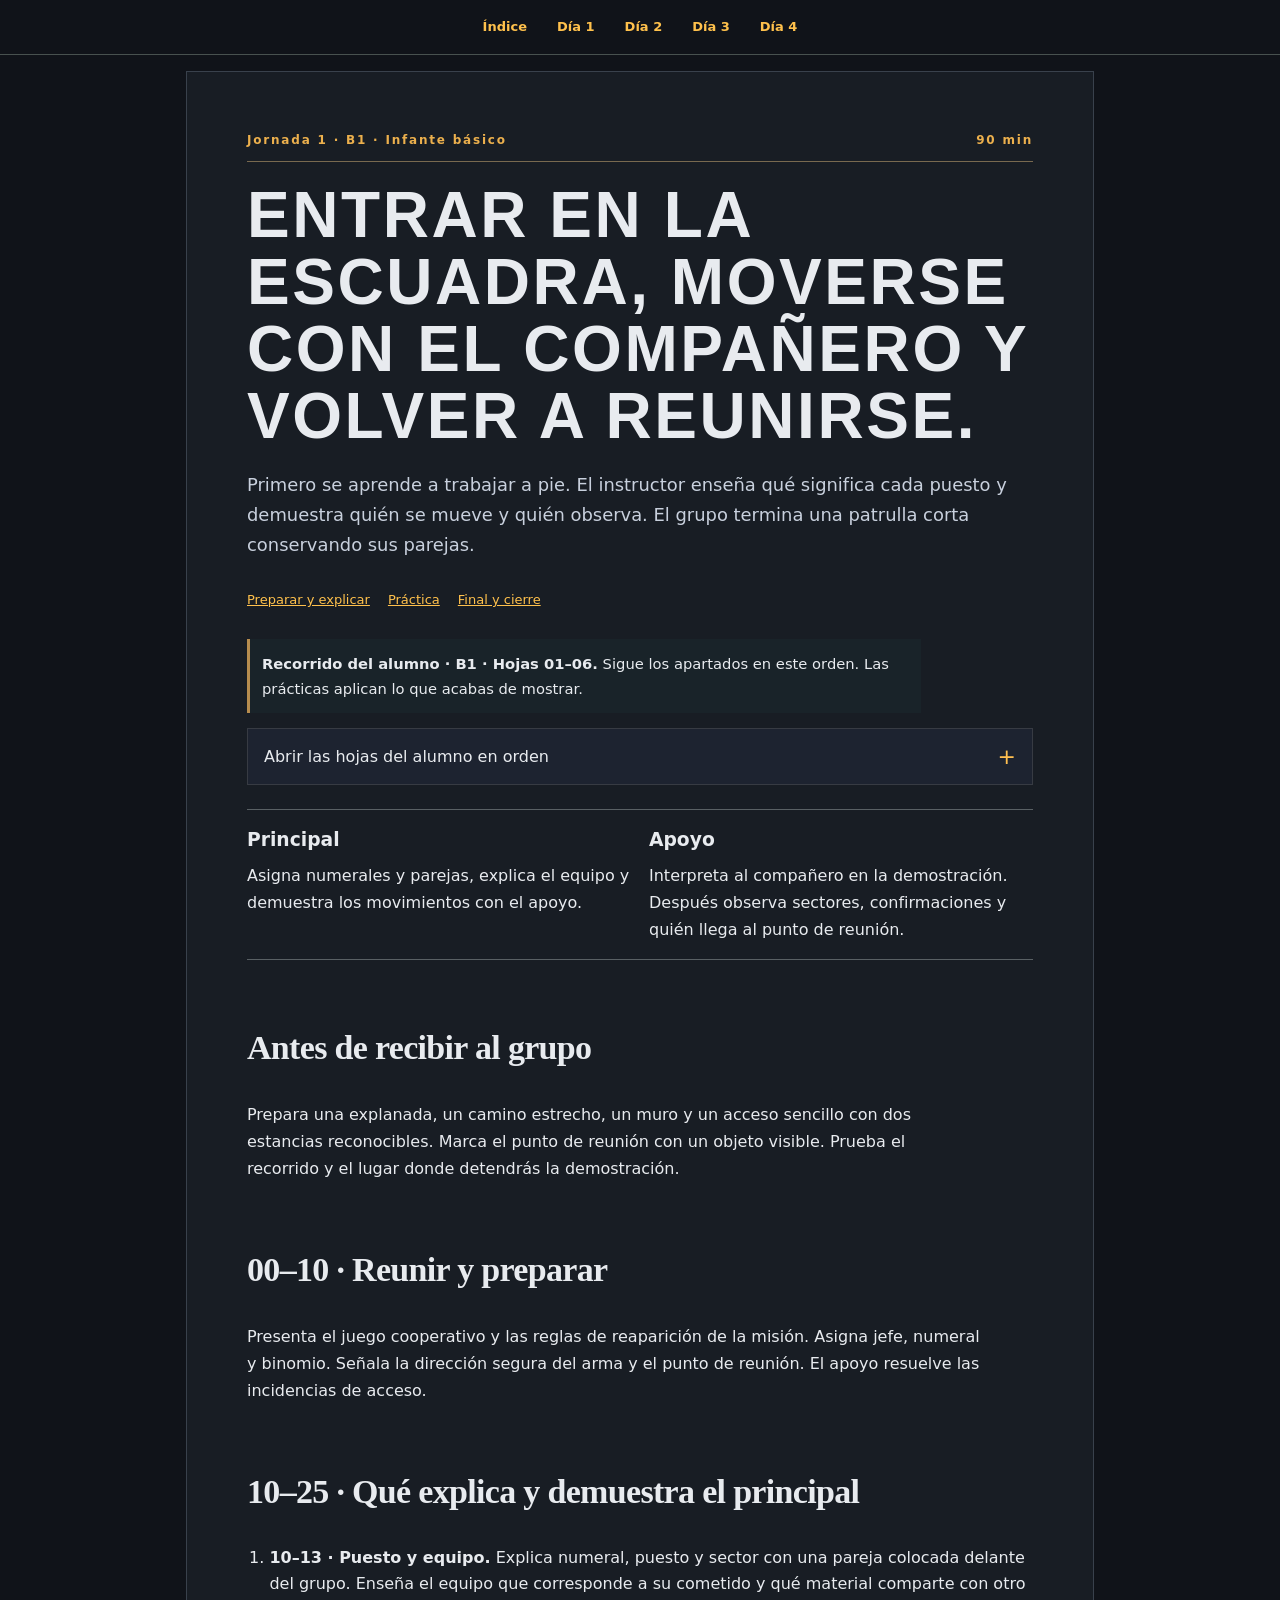
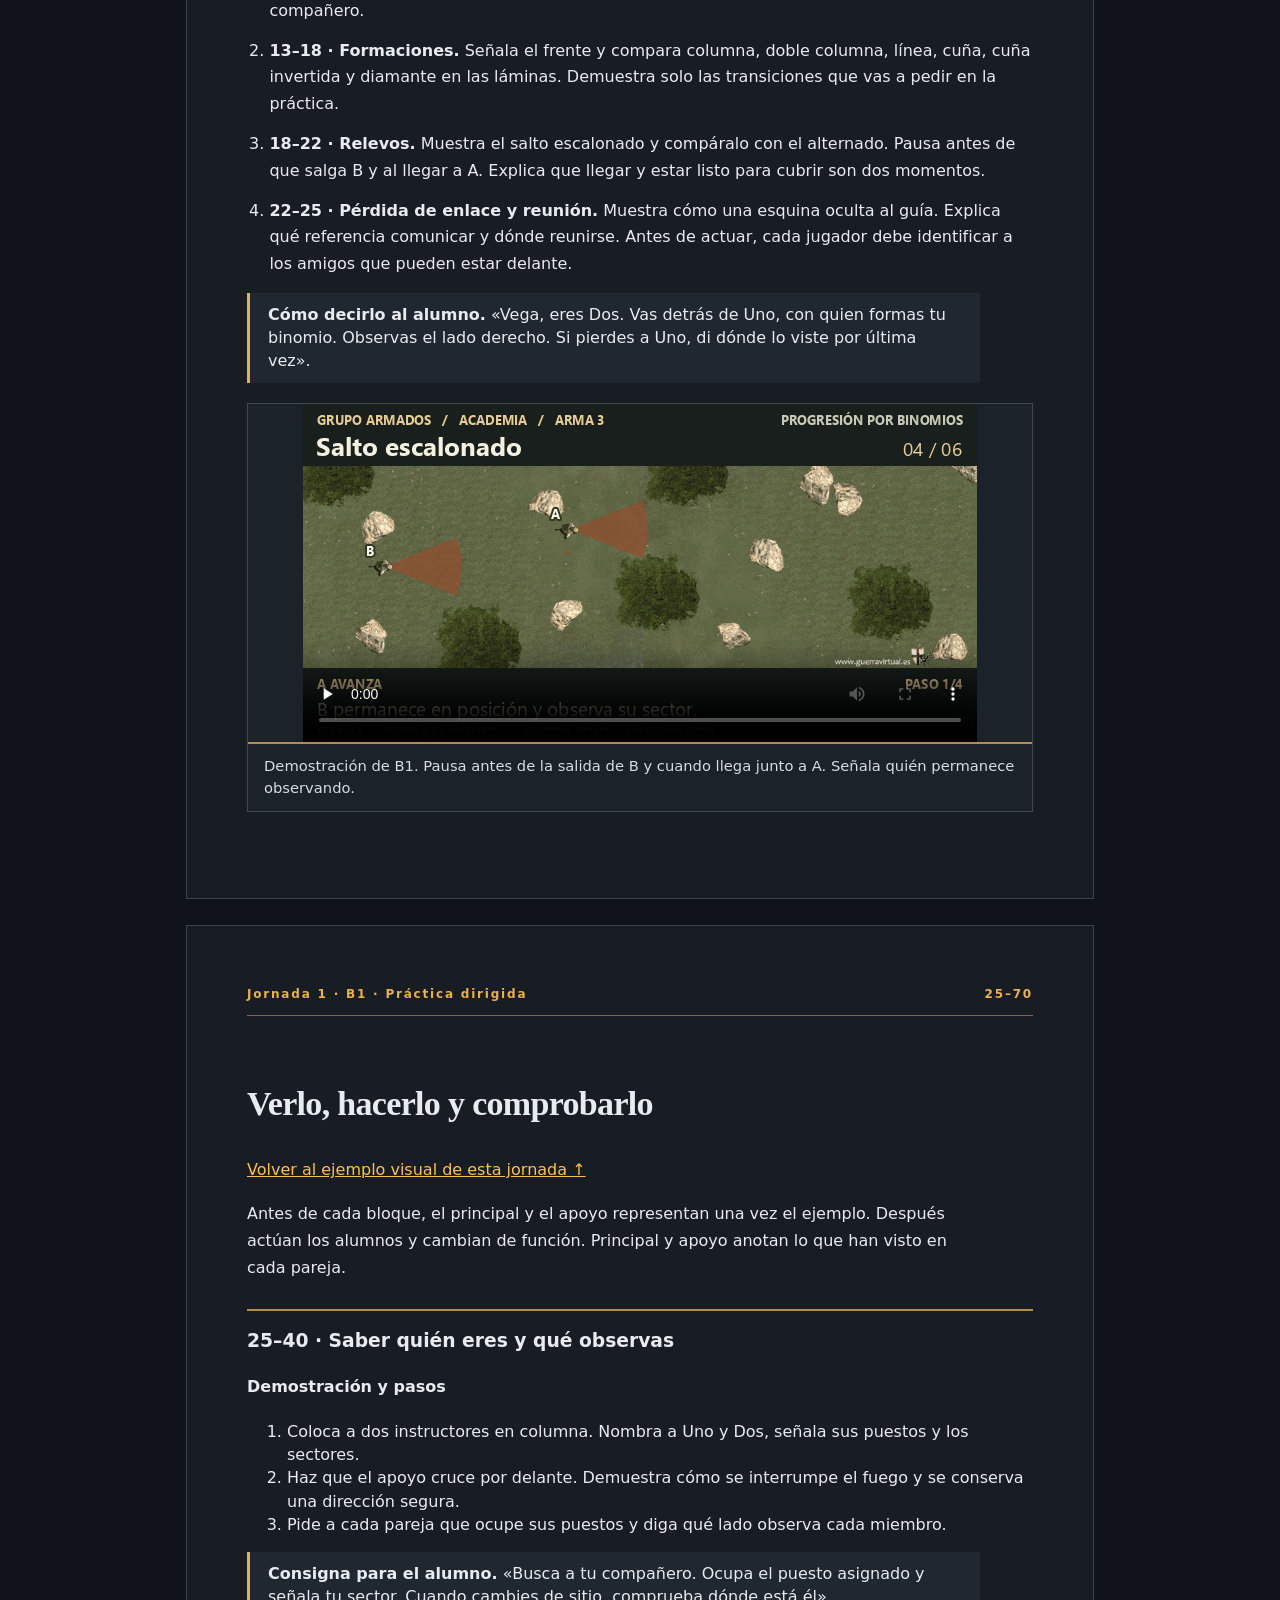
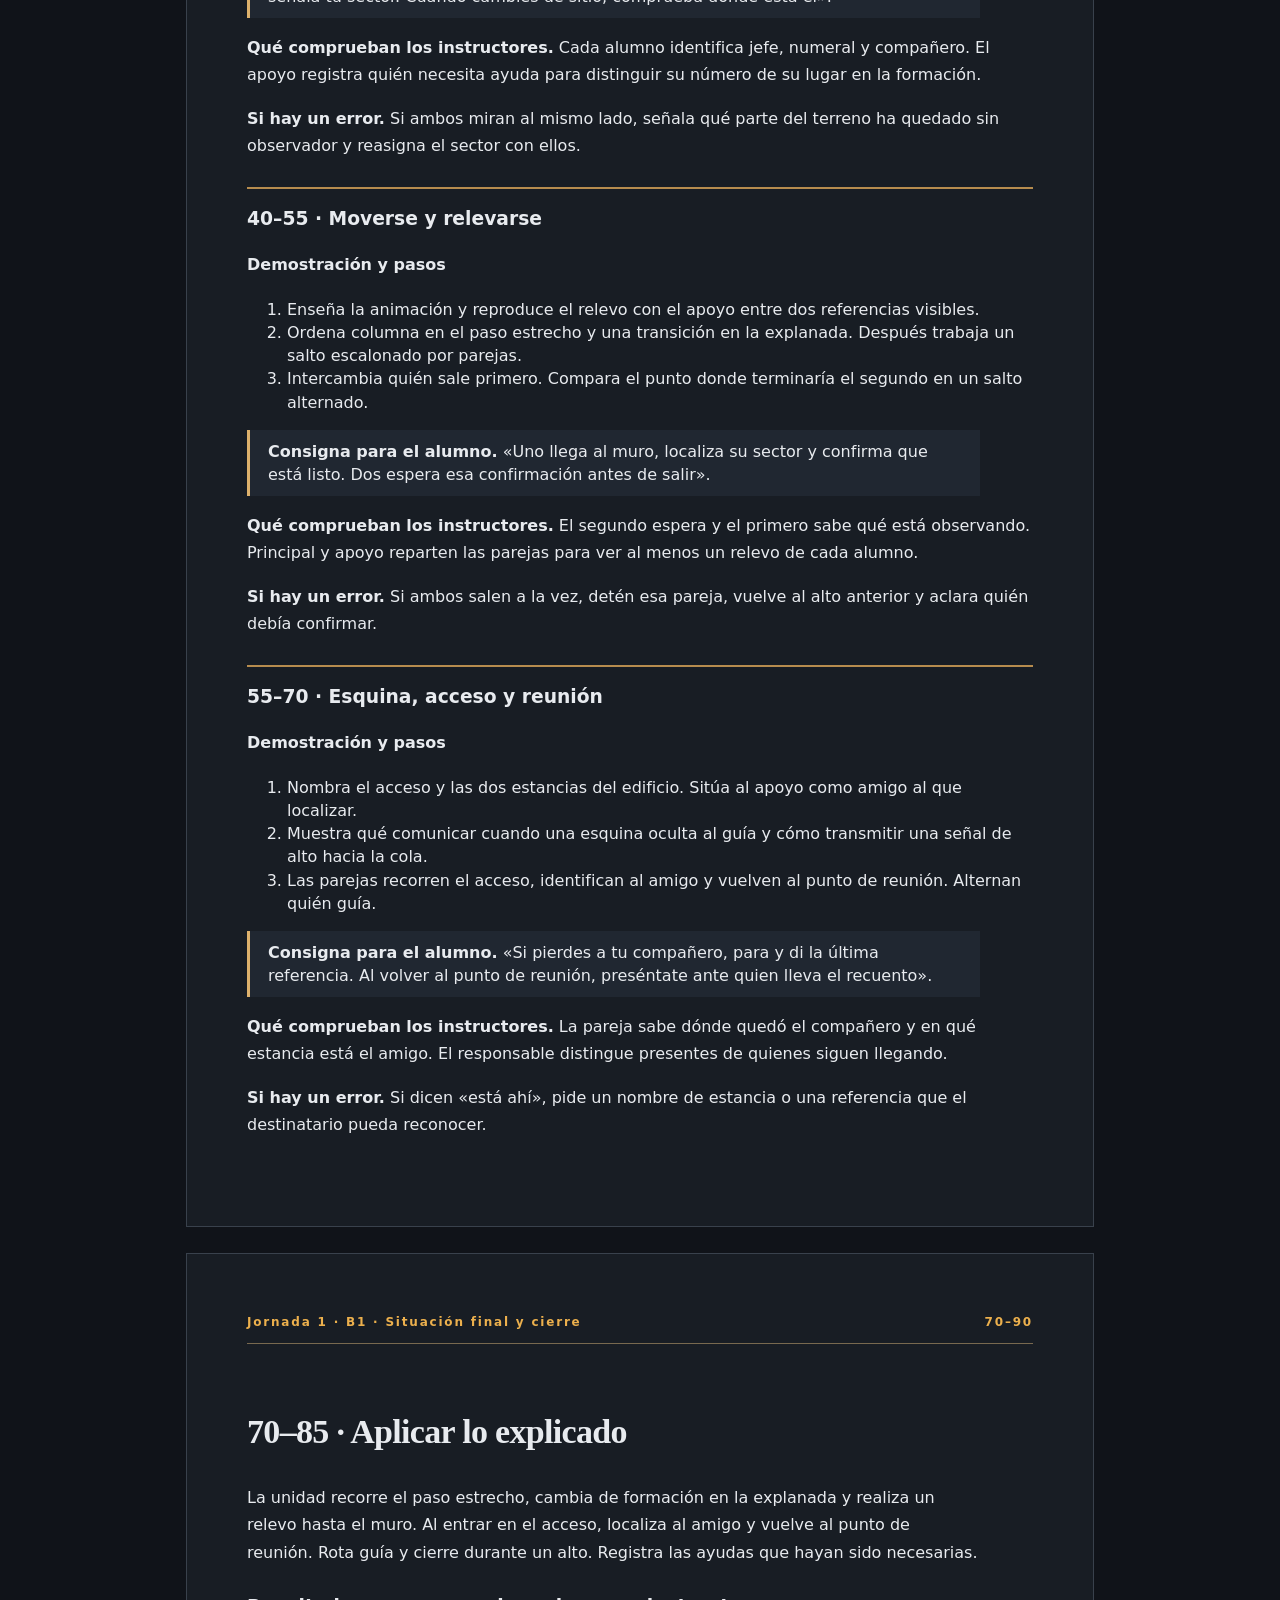
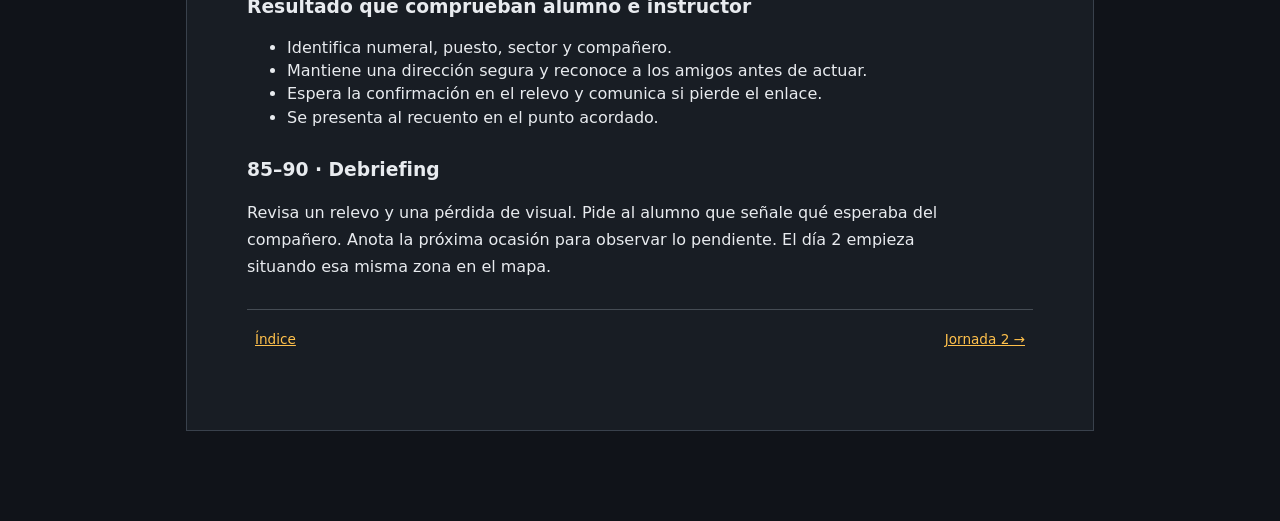
<file: instructor/jornada-1.html>
<!doctype html>
<html lang="es"><head><meta charset="utf-8"><meta name="viewport" content="width=device-width,initial-scale=1"><title>Jornada 1 · Infante básico · Instructor MOAA</title><link rel="stylesheet" href="../recursos/academia.css"></head><body>
<nav class="reader-nav" aria-label="Jornadas"><a href="index.html#indice">Índice</a><a href="index.html#s1">Día 1</a><a href="index.html#s2">Día 2</a><a href="index.html#s3">Día 3</a><a href="index.html#s4">Día 4</a></nav><main class="libro">
<article class="hoja book-text" id="s1">
<div class="folio libro-folio"><span>Jornada 1 · B1 · Infante básico</span><span>90 min</span></div>
<h1>Entrar en la escuadra, moverse con el compañero y volver a reunirse.</h1><p class="intro">Primero se aprende a trabajar a pie. El instructor enseña qué significa cada puesto y demuestra quién se mueve y quién observa. El grupo termina una patrulla corta conservando sus parejas.</p>
<nav class="docente-etapas" aria-label="Bloques de la jornada"><a href="#s1">Preparar y explicar</a><a href="#s1-practica">Práctica</a><a href="#s1-cierre">Final y cierre</a></nav>
<p class="material-docente"><b>Recorrido del alumno · B1 · Hojas 01–06.</b> Sigue los apartados en este orden. Las prácticas aplican lo que acabas de mostrar.</p>
<details><summary><span>Abrir las hojas del alumno en orden</span></summary><ol class="itinerario-alumno" data-modulo="b1"><li><a href="../index.html#b1-apartado-1">Tu puesto en la escuadra</a></li>
<li><a href="../index.html#b1-procedimientos">Equipo y responsabilidades del fusilero</a></li>
<li><a href="../index.html#b1-apartado-2">Moverse y observar juntos</a></li>
<li><a href="../index.html#b1-apartado-3">Relevar, reagrupar y dar cuenta</a></li>
<li><a href="../index.html#b1-en-mision">El guía desaparece tras una tapia</a></li>
<li><a href="../index.html#b1-incidencias">Incorporación, reunión e identificación</a></li></ol></details>
<div class="docente-reparto"><div><h3>Principal</h3><p>Asigna numerales y parejas, explica el equipo y demuestra los movimientos con el apoyo.</p></div><div><h3>Apoyo</h3><p>Interpreta al compañero en la demostración. Después observa sectores, confirmaciones y quién llega al punto de reunión.</p></div></div>
<h2>Antes de recibir al grupo</h2><p>Prepara una explanada, un camino estrecho, un muro y un acceso sencillo con dos estancias reconocibles. Marca el punto de reunión con un objeto visible. Prueba el recorrido y el lugar donde detendrás la demostración.</p>
<h2>00–10 · Reunir y preparar</h2><p>Presenta el juego cooperativo y las reglas de reaparición de la misión. Asigna jefe, numeral y binomio. Señala la dirección segura del arma y el punto de reunión. El apoyo resuelve las incidencias de acceso.</p>
<h2>10–25 · Qué explica y demuestra el principal</h2>
<ol class="guion-docente"><li><b>10–13 · Puesto y equipo.</b> Explica numeral, puesto y sector con una pareja colocada delante del grupo. Enseña el equipo que corresponde a su cometido y qué material comparte con otro compañero.</li>
<li><b>13–18 · Formaciones.</b> Señala el frente y compara columna, doble columna, línea, cuña, cuña invertida y diamante en las láminas. Demuestra solo las transiciones que vas a pedir en la práctica.</li>
<li><b>18–22 · Relevos.</b> Muestra el salto escalonado y compáralo con el alternado. Pausa antes de que salga B y al llegar a A. Explica que llegar y estar listo para cubrir son dos momentos.</li>
<li><b>22–25 · Pérdida de enlace y reunión.</b> Muestra cómo una esquina oculta al guía. Explica qué referencia comunicar y dónde reunirse. Antes de actuar, cada jugador debe identificar a los amigos que pueden estar delante.</li></ol>
<blockquote><strong>Cómo decirlo al alumno.</strong> «Vega, eres Dos. Vas detrás de Uno, con quien formas tu binomio. Observas el lado derecho. Si pierdes a Uno, di dónde lo viste por última vez».</blockquote>
<figure class="atlas-plate" id="s1-demostracion"><video controls playsinline preload="none" poster="../recursos/maniobra-4.png" src="../recursos/maniobra-4.mp4" aria-label="Demostración de salto escalonado"></video><figcaption>Demostración de B1. Pausa antes de la salida de B y cuando llega junto a A. Señala quién permanece observando.</figcaption></figure>
</article>
<article class="hoja book-text" id="s1-practica">
<div class="folio libro-folio"><span>Jornada 1 · B1 · Práctica dirigida</span><span>25–70</span></div><h2>Verlo, hacerlo y comprobarlo</h2><p><a href="#s1-demostracion">Volver al ejemplo visual de esta jornada ↑</a></p>
<p>Antes de cada bloque, el principal y el apoyo representan una vez el ejemplo. Después actúan los alumnos y cambian de función. Principal y apoyo anotan lo que han visto en cada pareja.</p>
<div class="bloque-docente"><h3>25–40 · Saber quién eres y qué observas</h3><h4>Demostración y pasos</h4><ol><li>Coloca a dos instructores en columna. Nombra a Uno y Dos, señala sus puestos y los sectores.</li>
<li>Haz que el apoyo cruce por delante. Demuestra cómo se interrumpe el fuego y se conserva una dirección segura.</li>
<li>Pide a cada pareja que ocupe sus puestos y diga qué lado observa cada miembro.</li></ol><blockquote><strong>Consigna para el alumno.</strong> «Busca a tu compañero. Ocupa el puesto asignado y señala tu sector. Cuando cambies de sitio, comprueba dónde está él».</blockquote><p><b>Qué comprueban los instructores.</b> Cada alumno identifica jefe, numeral y compañero. El apoyo registra quién necesita ayuda para distinguir su número de su lugar en la formación.</p><p><b>Si hay un error.</b> Si ambos miran al mismo lado, señala qué parte del terreno ha quedado sin observador y reasigna el sector con ellos.</p></div>
<div class="bloque-docente"><h3>40–55 · Moverse y relevarse</h3><h4>Demostración y pasos</h4><ol><li>Enseña la animación y reproduce el relevo con el apoyo entre dos referencias visibles.</li>
<li>Ordena columna en el paso estrecho y una transición en la explanada. Después trabaja un salto escalonado por parejas.</li>
<li>Intercambia quién sale primero. Compara el punto donde terminaría el segundo en un salto alternado.</li></ol><blockquote><strong>Consigna para el alumno.</strong> «Uno llega al muro, localiza su sector y confirma que está listo. Dos espera esa confirmación antes de salir».</blockquote><p><b>Qué comprueban los instructores.</b> El segundo espera y el primero sabe qué está observando. Principal y apoyo reparten las parejas para ver al menos un relevo de cada alumno.</p><p><b>Si hay un error.</b> Si ambos salen a la vez, detén esa pareja, vuelve al alto anterior y aclara quién debía confirmar.</p></div>
<div class="bloque-docente"><h3>55–70 · Esquina, acceso y reunión</h3><h4>Demostración y pasos</h4><ol><li>Nombra el acceso y las dos estancias del edificio. Sitúa al apoyo como amigo al que localizar.</li>
<li>Muestra qué comunicar cuando una esquina oculta al guía y cómo transmitir una señal de alto hacia la cola.</li>
<li>Las parejas recorren el acceso, identifican al amigo y vuelven al punto de reunión. Alternan quién guía.</li></ol><blockquote><strong>Consigna para el alumno.</strong> «Si pierdes a tu compañero, para y di la última referencia. Al volver al punto de reunión, preséntate ante quien lleva el recuento».</blockquote><p><b>Qué comprueban los instructores.</b> La pareja sabe dónde quedó el compañero y en qué estancia está el amigo. El responsable distingue presentes de quienes siguen llegando.</p><p><b>Si hay un error.</b> Si dicen «está ahí», pide un nombre de estancia o una referencia que el destinatario pueda reconocer.</p></div>
</article>
<article class="hoja book-text" id="s1-cierre">
<div class="folio libro-folio"><span>Jornada 1 · B1 · Situación final y cierre</span><span>70–90</span></div><h2>70–85 · Aplicar lo explicado</h2><p>La unidad recorre el paso estrecho, cambia de formación en la explanada y realiza un relevo hasta el muro. Al entrar en el acceso, localiza al amigo y vuelve al punto de reunión. Rota guía y cierre durante un alto. Registra las ayudas que hayan sido necesarias.</p>
<h3>Resultado que comprueban alumno e instructor</h3><ul><li>Identifica numeral, puesto, sector y compañero.</li>
<li>Mantiene una dirección segura y reconoce a los amigos antes de actuar.</li>
<li>Espera la confirmación en el relevo y comunica si pierde el enlace.</li>
<li>Se presenta al recuento en el punto acordado.</li></ul>
<h3>85–90 · Debriefing</h3><p>Revisa un relevo y una pérdida de visual. Pide al alumno que señale qué esperaba del compañero. Anota la próxima ocasión para observar lo pendiente. El día 2 empieza situando esa misma zona en el mapa.</p>
<nav class="page-nav" aria-label="Continuar"><a href="index.html#indice">Índice</a><a href="jornada-2.html#s2">Jornada 2 →</a></nav>
</article></main></body></html>
</file>
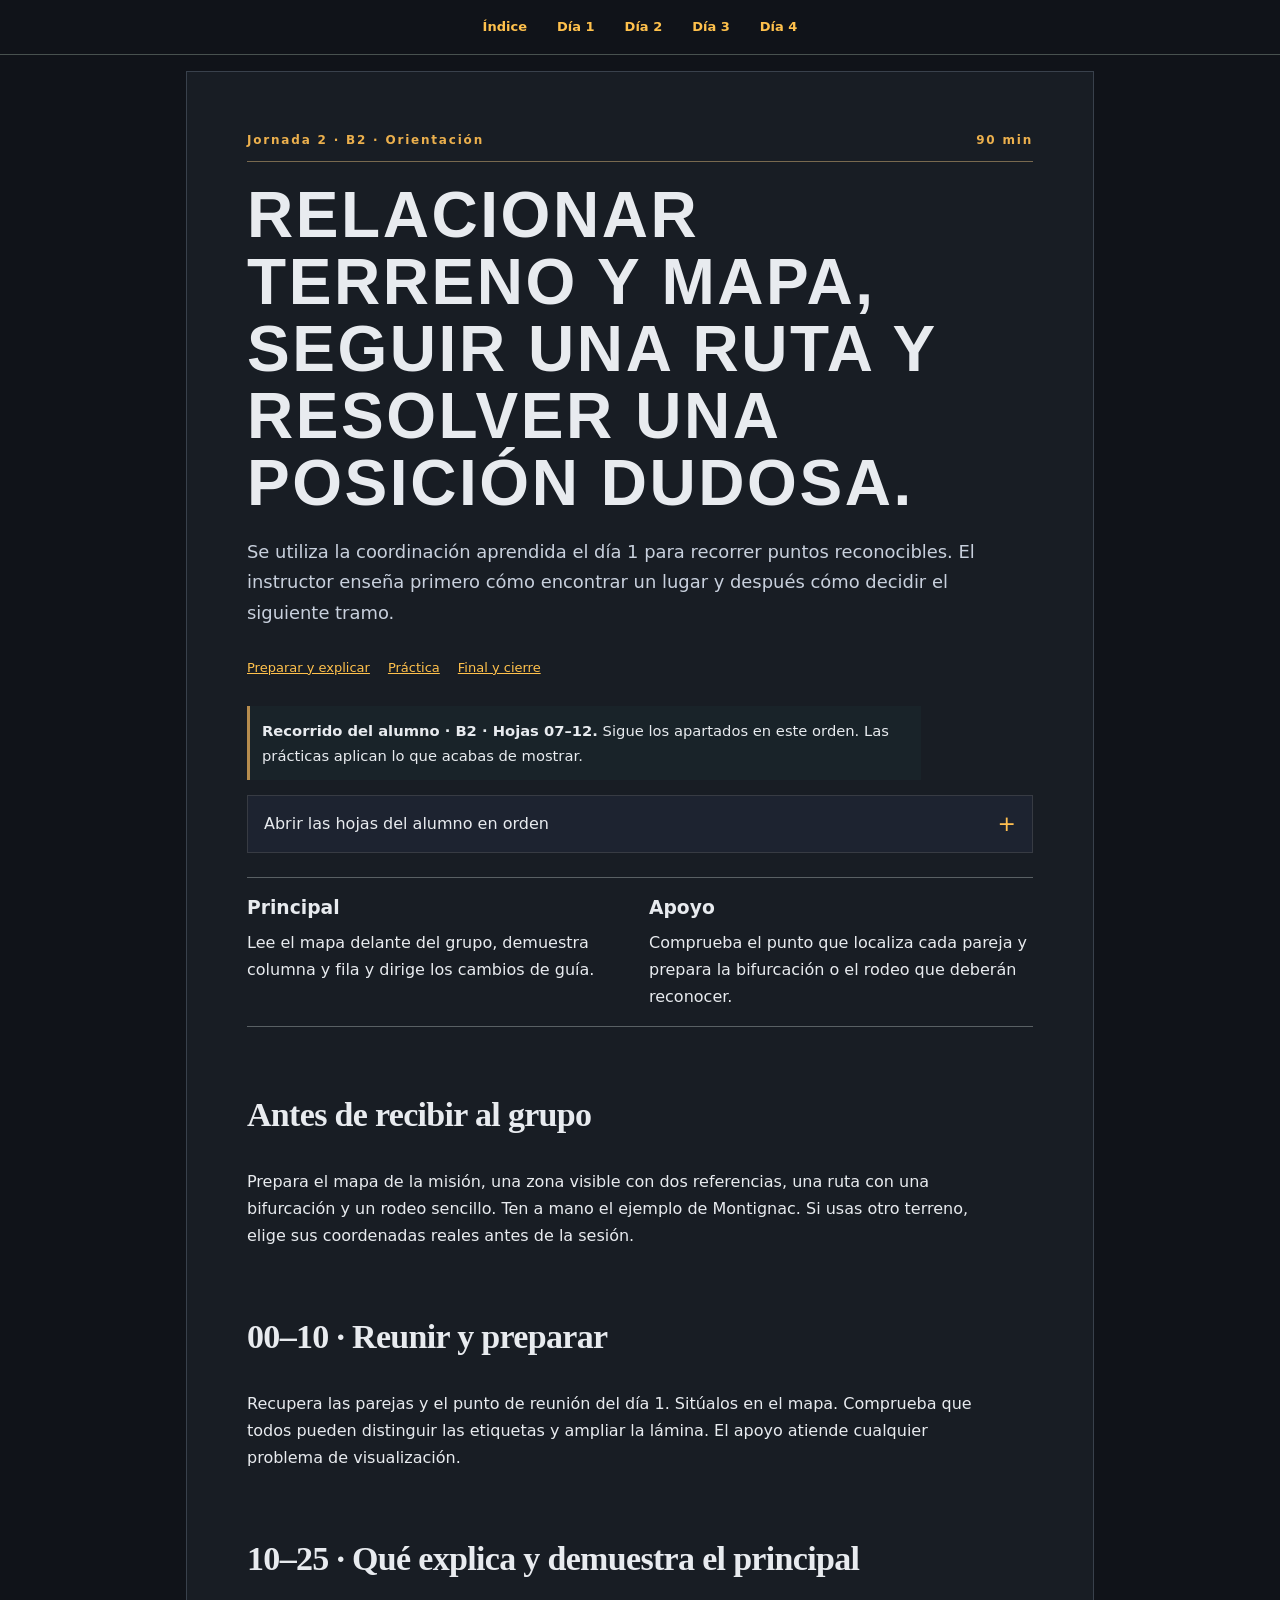
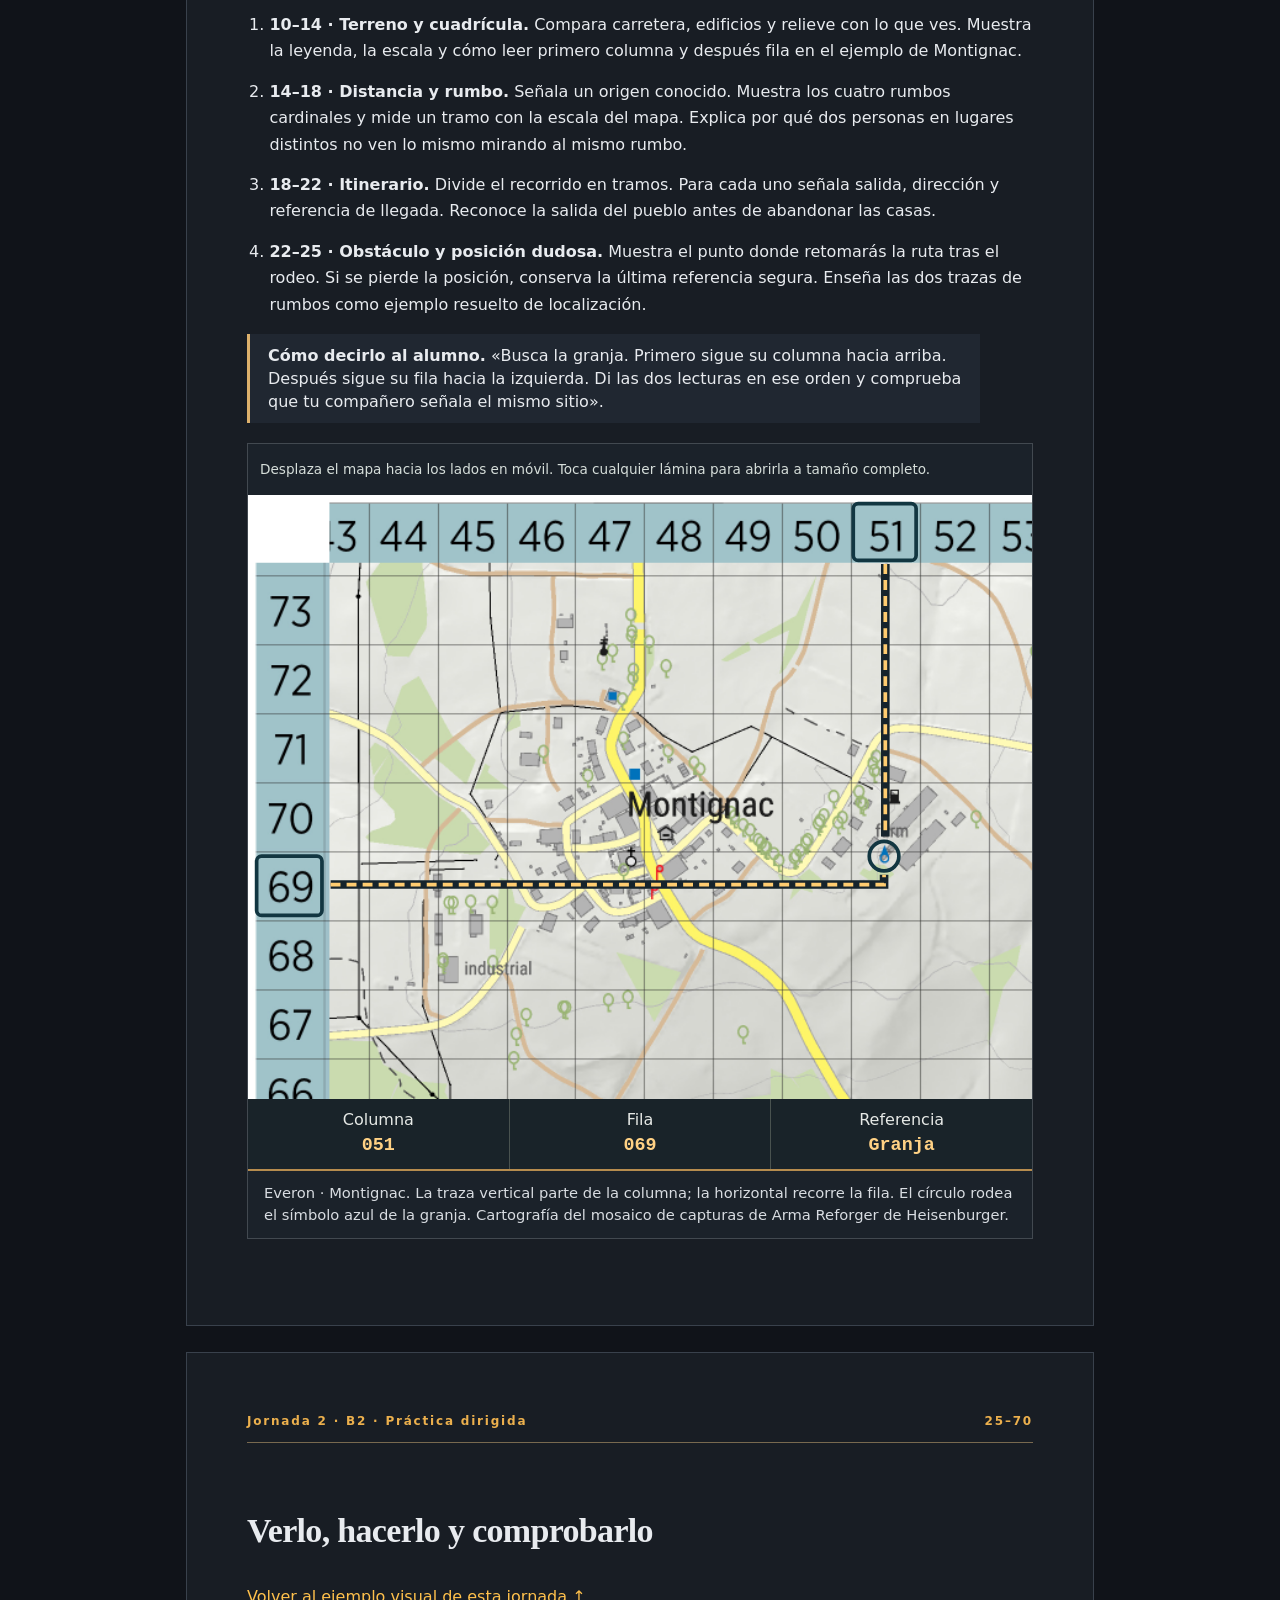
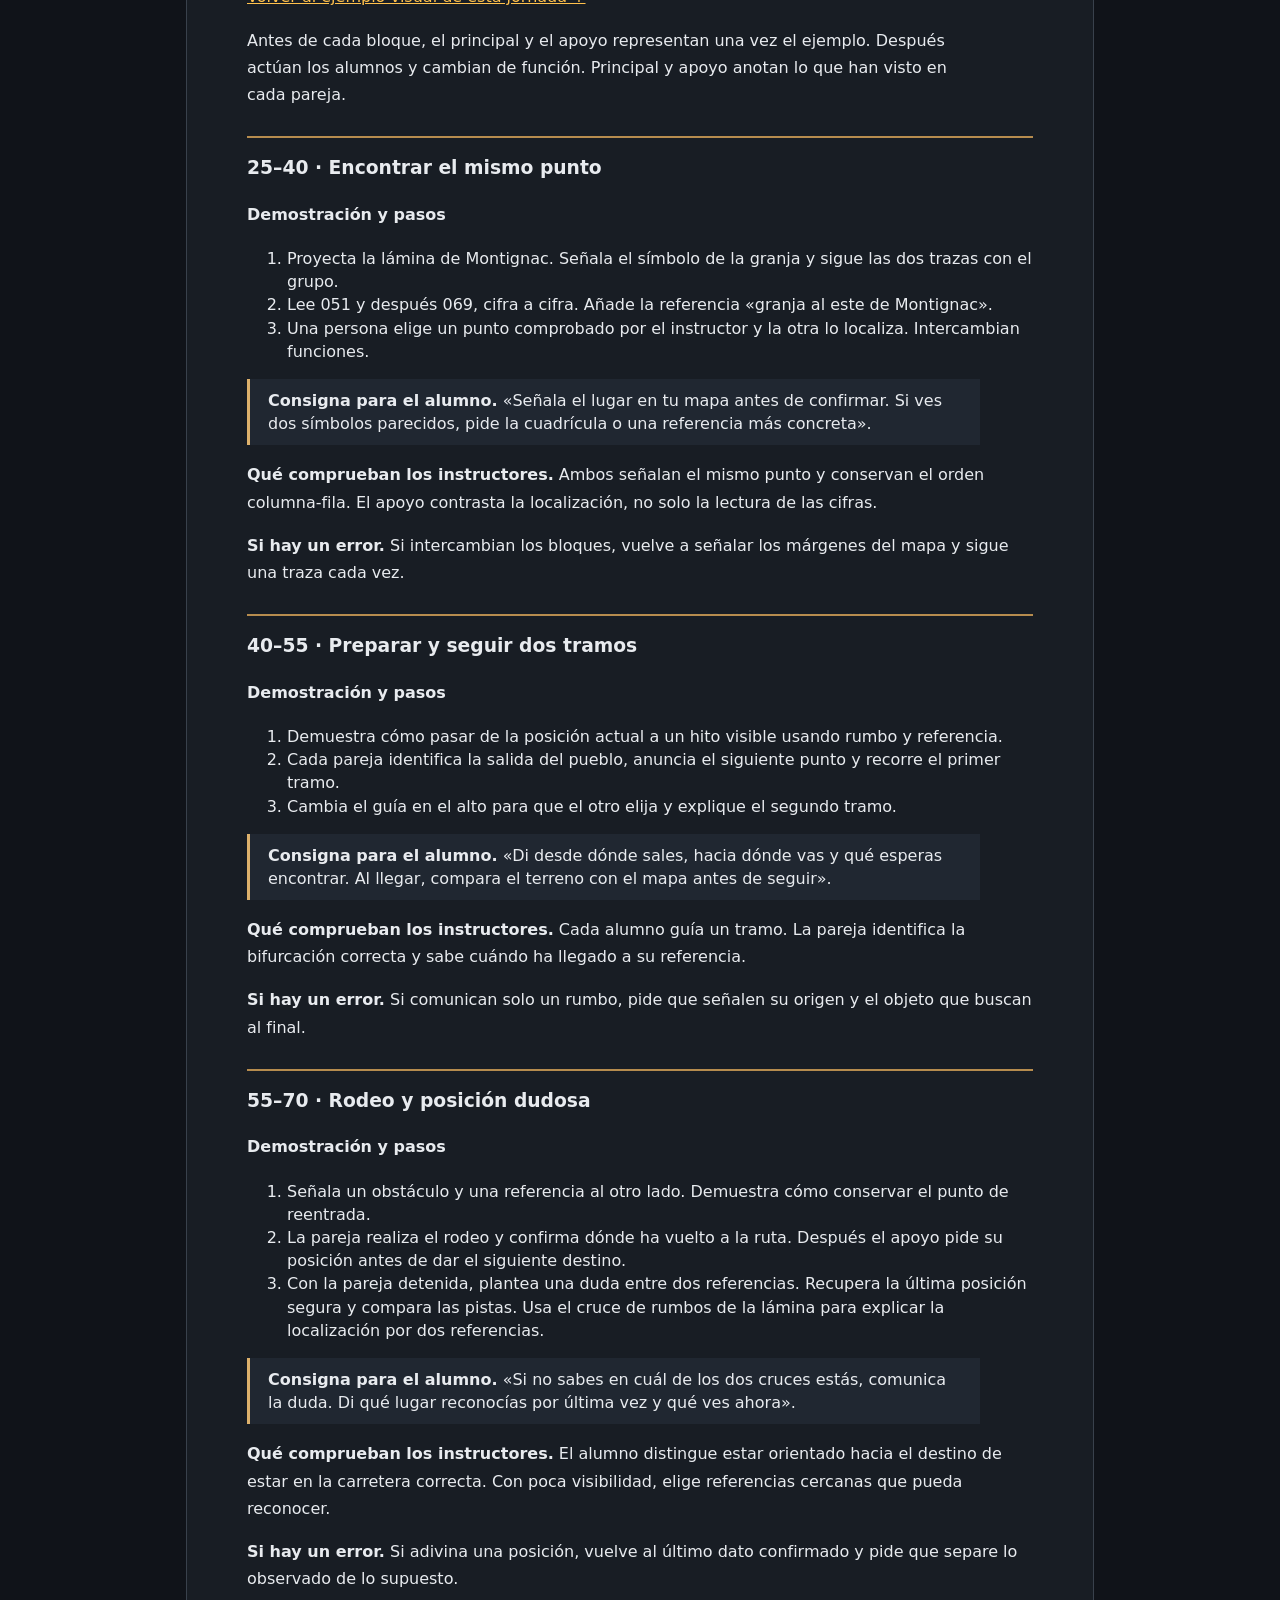
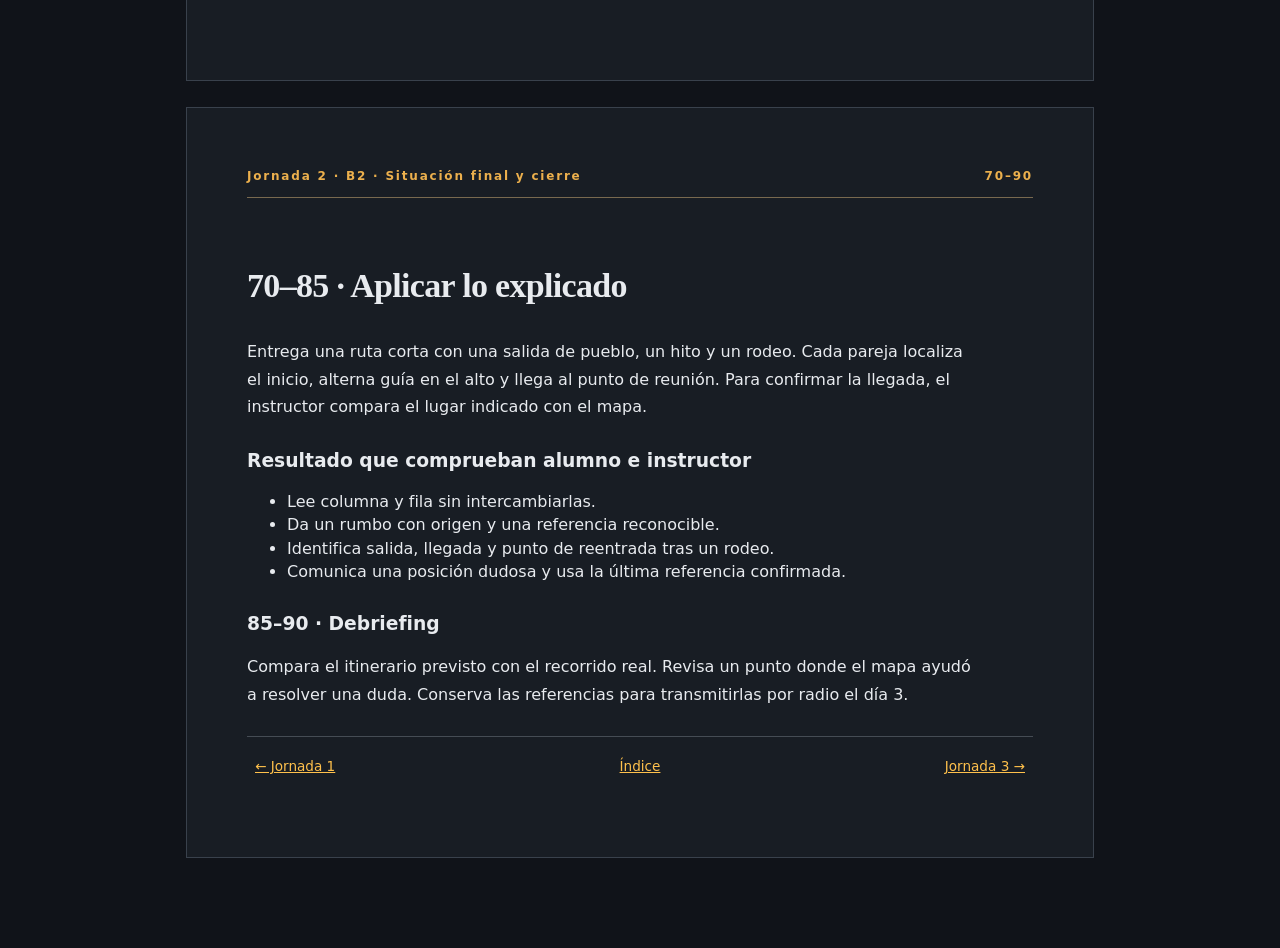
<file: instructor/jornada-2.html>
<!doctype html>
<html lang="es"><head><meta charset="utf-8"><meta name="viewport" content="width=device-width,initial-scale=1"><title>Jornada 2 · Orientación · Instructor MOAA</title><link rel="stylesheet" href="../recursos/academia.css"></head><body>
<nav class="reader-nav" aria-label="Jornadas"><a href="index.html#indice">Índice</a><a href="index.html#s1">Día 1</a><a href="index.html#s2">Día 2</a><a href="index.html#s3">Día 3</a><a href="index.html#s4">Día 4</a></nav><main class="libro">
<article class="hoja book-text" id="s2">
<div class="folio libro-folio"><span>Jornada 2 · B2 · Orientación</span><span>90 min</span></div>
<h1>Relacionar terreno y mapa, seguir una ruta y resolver una posición dudosa.</h1><p class="intro">Se utiliza la coordinación aprendida el día 1 para recorrer puntos reconocibles. El instructor enseña primero cómo encontrar un lugar y después cómo decidir el siguiente tramo.</p>
<nav class="docente-etapas" aria-label="Bloques de la jornada"><a href="#s2">Preparar y explicar</a><a href="#s2-practica">Práctica</a><a href="#s2-cierre">Final y cierre</a></nav>
<p class="material-docente"><b>Recorrido del alumno · B2 · Hojas 07–12.</b> Sigue los apartados en este orden. Las prácticas aplican lo que acabas de mostrar.</p>
<details><summary><span>Abrir las hojas del alumno en orden</span></summary><ol class="itinerario-alumno" data-modulo="b2"><li><a href="../index.html#b2-apartado-1">Del terreno al mapa</a></li>
<li><a href="../index.html#b2-incidencias">Distancia y rumbo desde un origen conocido</a></li>
<li><a href="../index.html#b2-apartado-2">Preparar y seguir un itinerario</a></li>
<li><a href="../index.html#b2-en-mision">Encontrar la salida de un pueblo</a></li>
<li><a href="../index.html#b2-procedimientos">Obstáculos y visibilidad reducida</a></li>
<li><a href="../index.html#b2-apartado-3">Resolver una posición dudosa</a></li></ol></details>
<div class="docente-reparto"><div><h3>Principal</h3><p>Lee el mapa delante del grupo, demuestra columna y fila y dirige los cambios de guía.</p></div><div><h3>Apoyo</h3><p>Comprueba el punto que localiza cada pareja y prepara la bifurcación o el rodeo que deberán reconocer.</p></div></div>
<h2>Antes de recibir al grupo</h2><p>Prepara el mapa de la misión, una zona visible con dos referencias, una ruta con una bifurcación y un rodeo sencillo. Ten a mano el ejemplo de Montignac. Si usas otro terreno, elige sus coordenadas reales antes de la sesión.</p>
<h2>00–10 · Reunir y preparar</h2><p>Recupera las parejas y el punto de reunión del día 1. Sitúalos en el mapa. Comprueba que todos pueden distinguir las etiquetas y ampliar la lámina. El apoyo atiende cualquier problema de visualización.</p>
<h2>10–25 · Qué explica y demuestra el principal</h2>
<ol class="guion-docente"><li><b>10–14 · Terreno y cuadrícula.</b> Compara carretera, edificios y relieve con lo que ves. Muestra la leyenda, la escala y cómo leer primero columna y después fila en el ejemplo de Montignac.</li>
<li><b>14–18 · Distancia y rumbo.</b> Señala un origen conocido. Muestra los cuatro rumbos cardinales y mide un tramo con la escala del mapa. Explica por qué dos personas en lugares distintos no ven lo mismo mirando al mismo rumbo.</li>
<li><b>18–22 · Itinerario.</b> Divide el recorrido en tramos. Para cada uno señala salida, dirección y referencia de llegada. Reconoce la salida del pueblo antes de abandonar las casas.</li>
<li><b>22–25 · Obstáculo y posición dudosa.</b> Muestra el punto donde retomarás la ruta tras el rodeo. Si se pierde la posición, conserva la última referencia segura. Enseña las dos trazas de rumbos como ejemplo resuelto de localización.</li></ol>
<blockquote><strong>Cómo decirlo al alumno.</strong> «Busca la granja. Primero sigue su columna hacia arriba. Después sigue su fila hacia la izquierda. Di las dos lecturas en ese orden y comprueba que tu compañero señala el mismo sitio».</blockquote>
<figure class="atlas-plate" id="s2-demostracion"><p class="mapa-ayuda">Desplaza el mapa hacia los lados en móvil. Toca cualquier lámina para abrirla a tamaño completo.</p><div class="mapa-detalle" tabindex="0" role="region" aria-label="Mapa anotado de Montignac. Desplazamiento horizontal."><div class="mapa-guiado"><a class="image-link" href="../recursos/everon-montignac.png" target="_blank" rel="noopener" aria-label="Ampliar imagen. Granja de Montignac, al este del pueblo, en la columna 51 y la fila 69."><img src="../recursos/everon-montignac.png" width="636" height="490" alt="Granja de Montignac, al este del pueblo, en la columna 51 y la fila 69."></a><svg viewBox="0 0 636 490" aria-hidden="true"><g fill="none" stroke="#16242c" stroke-width="7"><path d="M517 56V277 M67 316H516V308"/></g><g fill="none" stroke="#ffcc70" stroke-width="3" stroke-dasharray="8 5"><path d="M517 56V277 M67 316H516V308"/></g><g fill="none" stroke="#123641" stroke-width="3"><rect x="491" y="7" width="51" height="46" rx="4"/><rect x="7" y="293" width="53" height="48" rx="4"/><circle cx="516" cy="293" r="12"/></g></svg></div></div>
<div class="lectura-grid"><span>Columna <b>051</b></span><span>Fila <b>069</b></span><span>Referencia <b>Granja</b></span></div><figcaption>Everon · Montignac. La traza vertical parte de la columna; la horizontal recorre la fila. El círculo rodea el símbolo azul de la granja. Cartografía del mosaico de capturas de Arma Reforger de Heisenburger.</figcaption></figure>
</article>
<article class="hoja book-text" id="s2-practica">
<div class="folio libro-folio"><span>Jornada 2 · B2 · Práctica dirigida</span><span>25–70</span></div><h2>Verlo, hacerlo y comprobarlo</h2><p><a href="#s2-demostracion">Volver al ejemplo visual de esta jornada ↑</a></p>
<p>Antes de cada bloque, el principal y el apoyo representan una vez el ejemplo. Después actúan los alumnos y cambian de función. Principal y apoyo anotan lo que han visto en cada pareja.</p>
<div class="bloque-docente"><h3>25–40 · Encontrar el mismo punto</h3><h4>Demostración y pasos</h4><ol><li>Proyecta la lámina de Montignac. Señala el símbolo de la granja y sigue las dos trazas con el grupo.</li>
<li>Lee 051 y después 069, cifra a cifra. Añade la referencia «granja al este de Montignac».</li>
<li>Una persona elige un punto comprobado por el instructor y la otra lo localiza. Intercambian funciones.</li></ol><blockquote><strong>Consigna para el alumno.</strong> «Señala el lugar en tu mapa antes de confirmar. Si ves dos símbolos parecidos, pide la cuadrícula o una referencia más concreta».</blockquote><p><b>Qué comprueban los instructores.</b> Ambos señalan el mismo punto y conservan el orden columna-fila. El apoyo contrasta la localización, no solo la lectura de las cifras.</p><p><b>Si hay un error.</b> Si intercambian los bloques, vuelve a señalar los márgenes del mapa y sigue una traza cada vez.</p></div>
<div class="bloque-docente"><h3>40–55 · Preparar y seguir dos tramos</h3><h4>Demostración y pasos</h4><ol><li>Demuestra cómo pasar de la posición actual a un hito visible usando rumbo y referencia.</li>
<li>Cada pareja identifica la salida del pueblo, anuncia el siguiente punto y recorre el primer tramo.</li>
<li>Cambia el guía en el alto para que el otro elija y explique el segundo tramo.</li></ol><blockquote><strong>Consigna para el alumno.</strong> «Di desde dónde sales, hacia dónde vas y qué esperas encontrar. Al llegar, compara el terreno con el mapa antes de seguir».</blockquote><p><b>Qué comprueban los instructores.</b> Cada alumno guía un tramo. La pareja identifica la bifurcación correcta y sabe cuándo ha llegado a su referencia.</p><p><b>Si hay un error.</b> Si comunican solo un rumbo, pide que señalen su origen y el objeto que buscan al final.</p></div>
<div class="bloque-docente"><h3>55–70 · Rodeo y posición dudosa</h3><h4>Demostración y pasos</h4><ol><li>Señala un obstáculo y una referencia al otro lado. Demuestra cómo conservar el punto de reentrada.</li>
<li>La pareja realiza el rodeo y confirma dónde ha vuelto a la ruta. Después el apoyo pide su posición antes de dar el siguiente destino.</li>
<li>Con la pareja detenida, plantea una duda entre dos referencias. Recupera la última posición segura y compara las pistas. Usa el cruce de rumbos de la lámina para explicar la localización por dos referencias.</li></ol><blockquote><strong>Consigna para el alumno.</strong> «Si no sabes en cuál de los dos cruces estás, comunica la duda. Di qué lugar reconocías por última vez y qué ves ahora».</blockquote><p><b>Qué comprueban los instructores.</b> El alumno distingue estar orientado hacia el destino de estar en la carretera correcta. Con poca visibilidad, elige referencias cercanas que pueda reconocer.</p><p><b>Si hay un error.</b> Si adivina una posición, vuelve al último dato confirmado y pide que separe lo observado de lo supuesto.</p></div>
</article>
<article class="hoja book-text" id="s2-cierre">
<div class="folio libro-folio"><span>Jornada 2 · B2 · Situación final y cierre</span><span>70–90</span></div><h2>70–85 · Aplicar lo explicado</h2><p>Entrega una ruta corta con una salida de pueblo, un hito y un rodeo. Cada pareja localiza el inicio, alterna guía en el alto y llega al punto de reunión. Para confirmar la llegada, el instructor compara el lugar indicado con el mapa.</p>
<h3>Resultado que comprueban alumno e instructor</h3><ul><li>Lee columna y fila sin intercambiarlas.</li>
<li>Da un rumbo con origen y una referencia reconocible.</li>
<li>Identifica salida, llegada y punto de reentrada tras un rodeo.</li>
<li>Comunica una posición dudosa y usa la última referencia confirmada.</li></ul>
<h3>85–90 · Debriefing</h3><p>Compara el itinerario previsto con el recorrido real. Revisa un punto donde el mapa ayudó a resolver una duda. Conserva las referencias para transmitirlas por radio el día 3.</p>
<nav class="page-nav" aria-label="Continuar"><a href="jornada-1.html#s1">← Jornada 1</a><a href="index.html#indice">Índice</a><a href="jornada-3.html#s3">Jornada 3 →</a></nav>
</article></main></body></html>
</file>
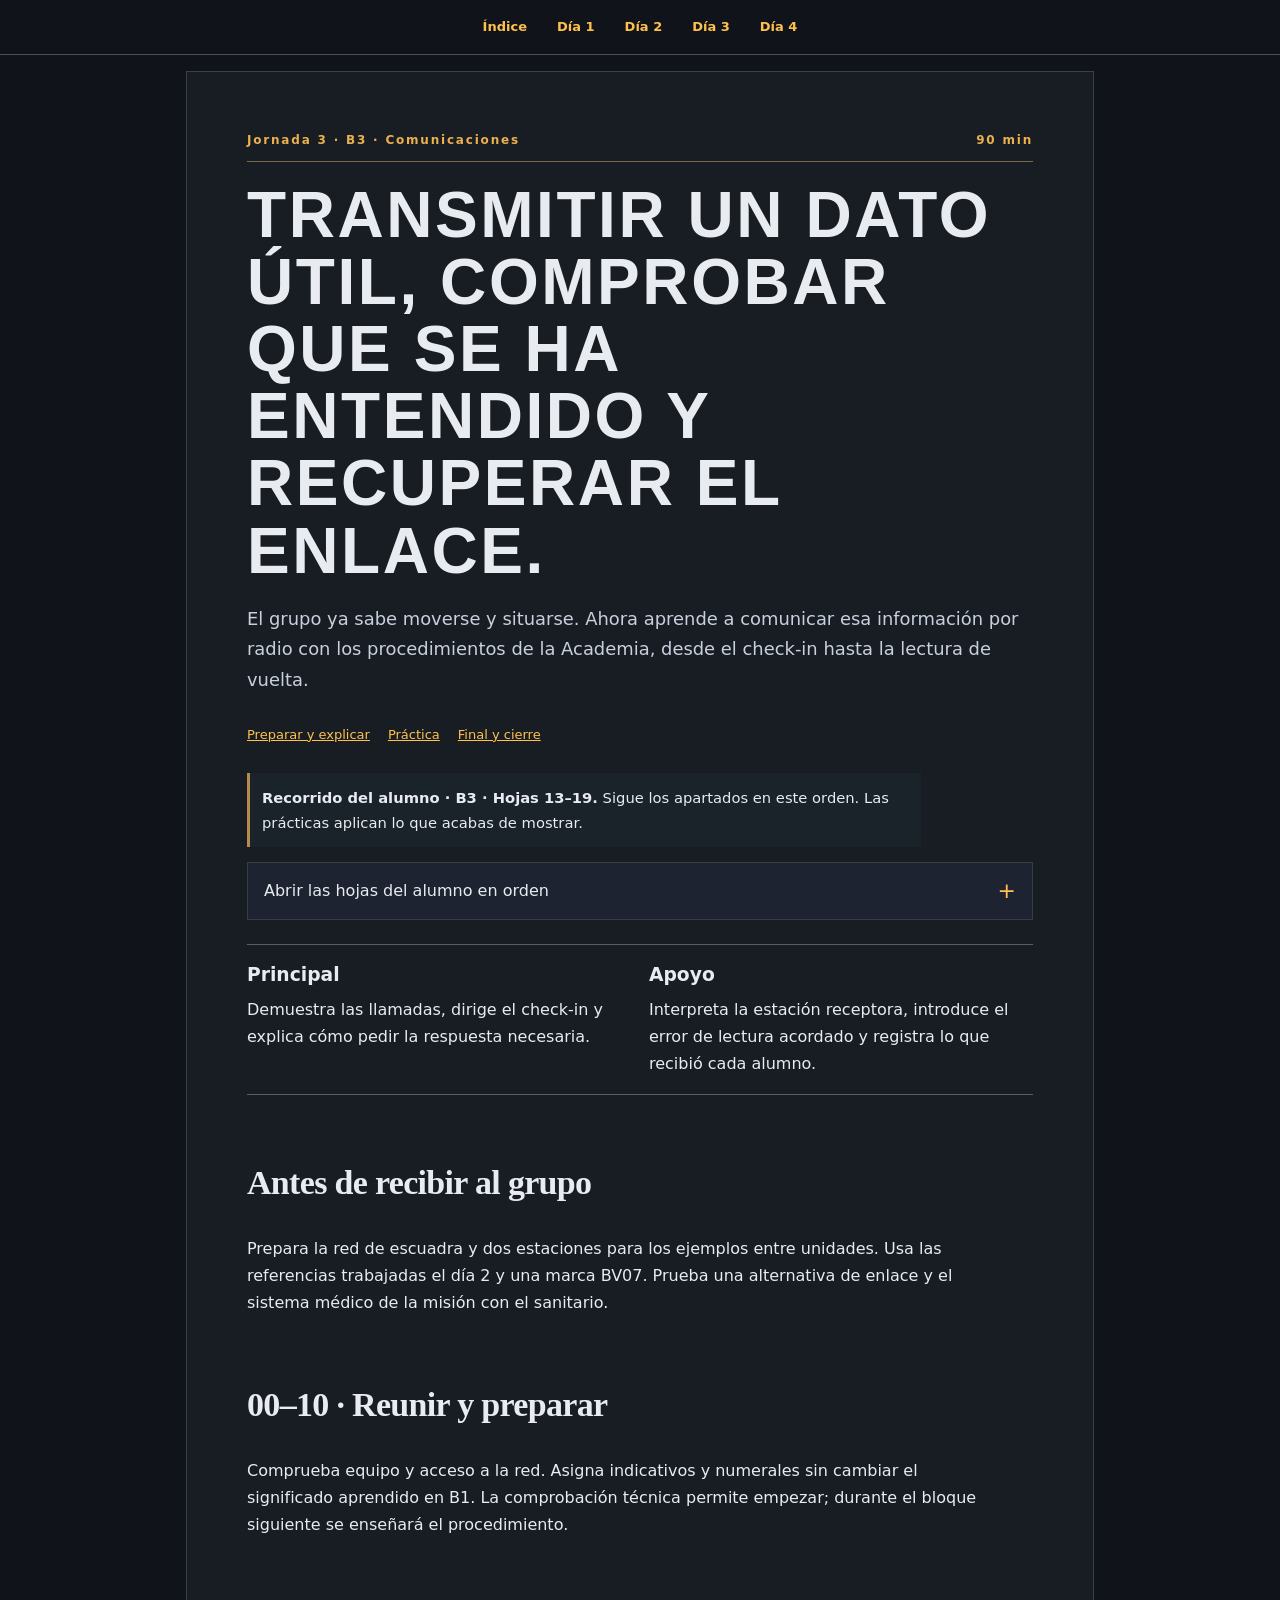
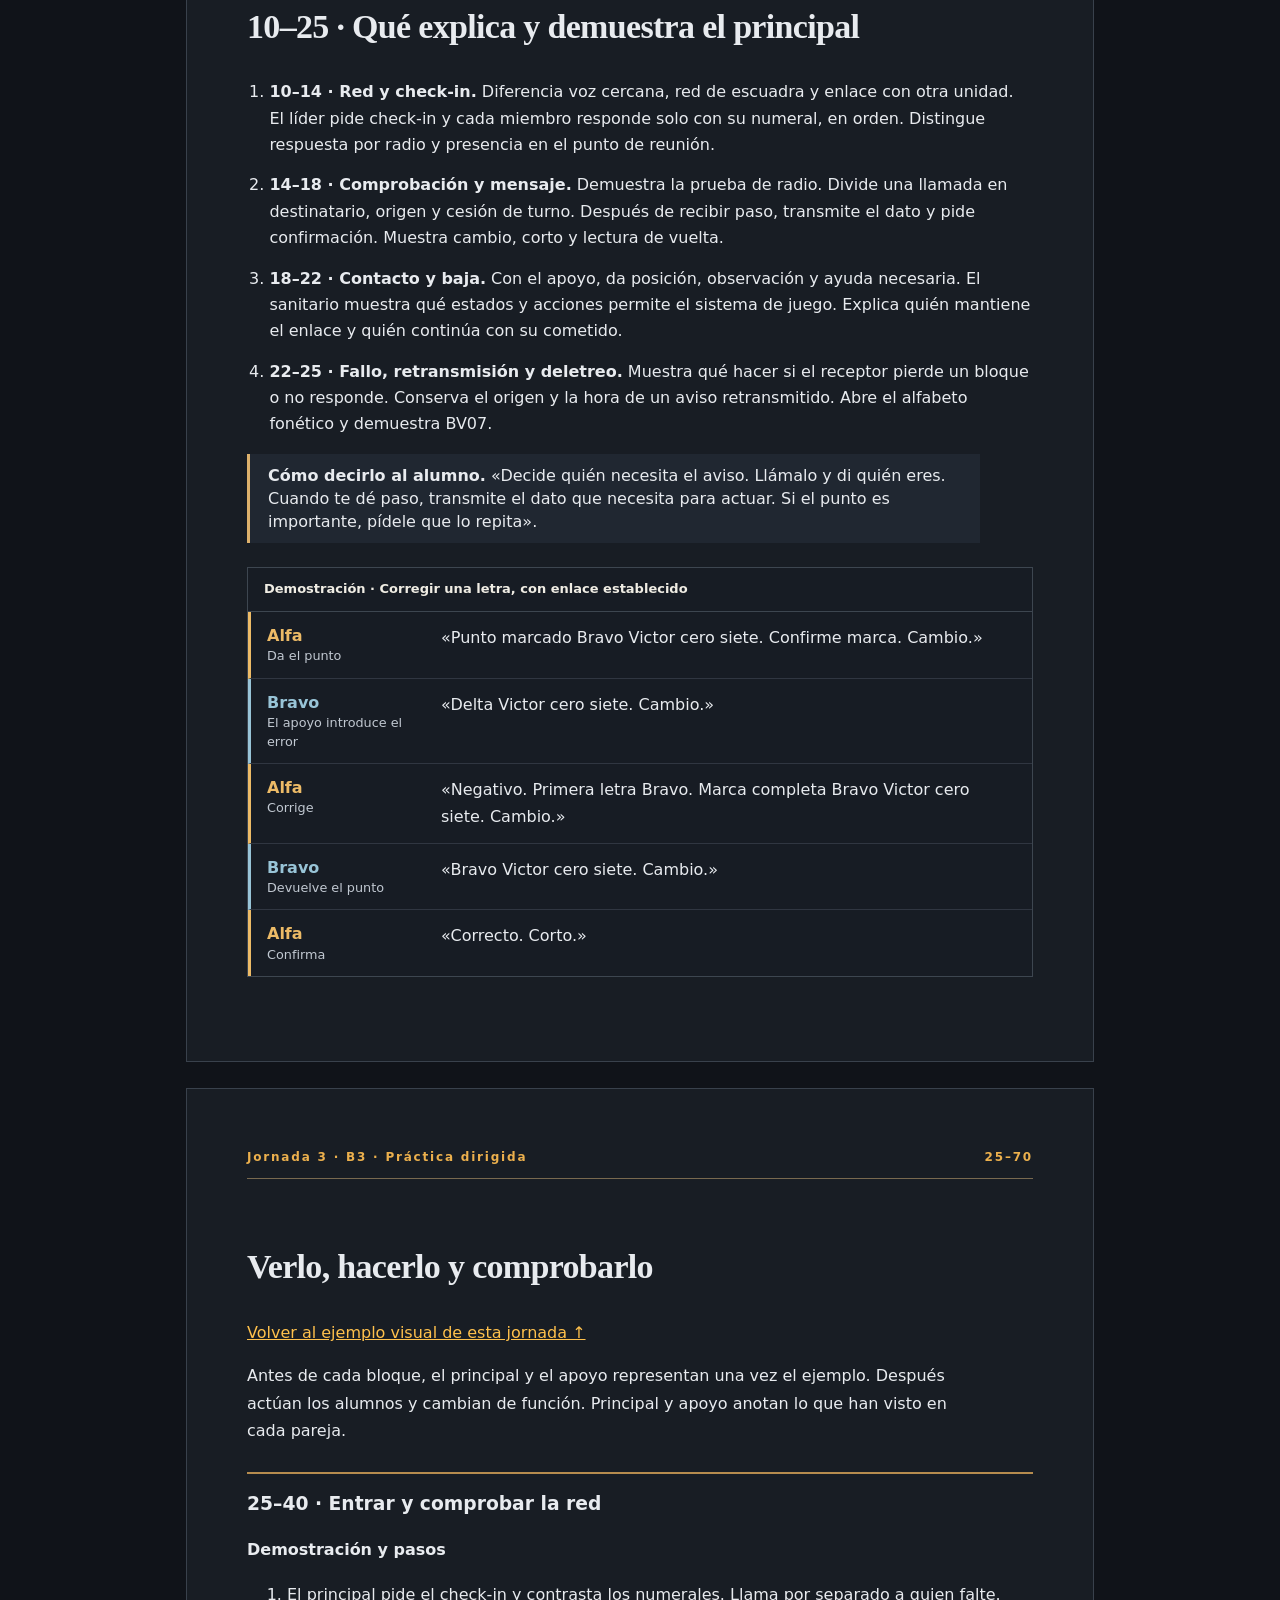
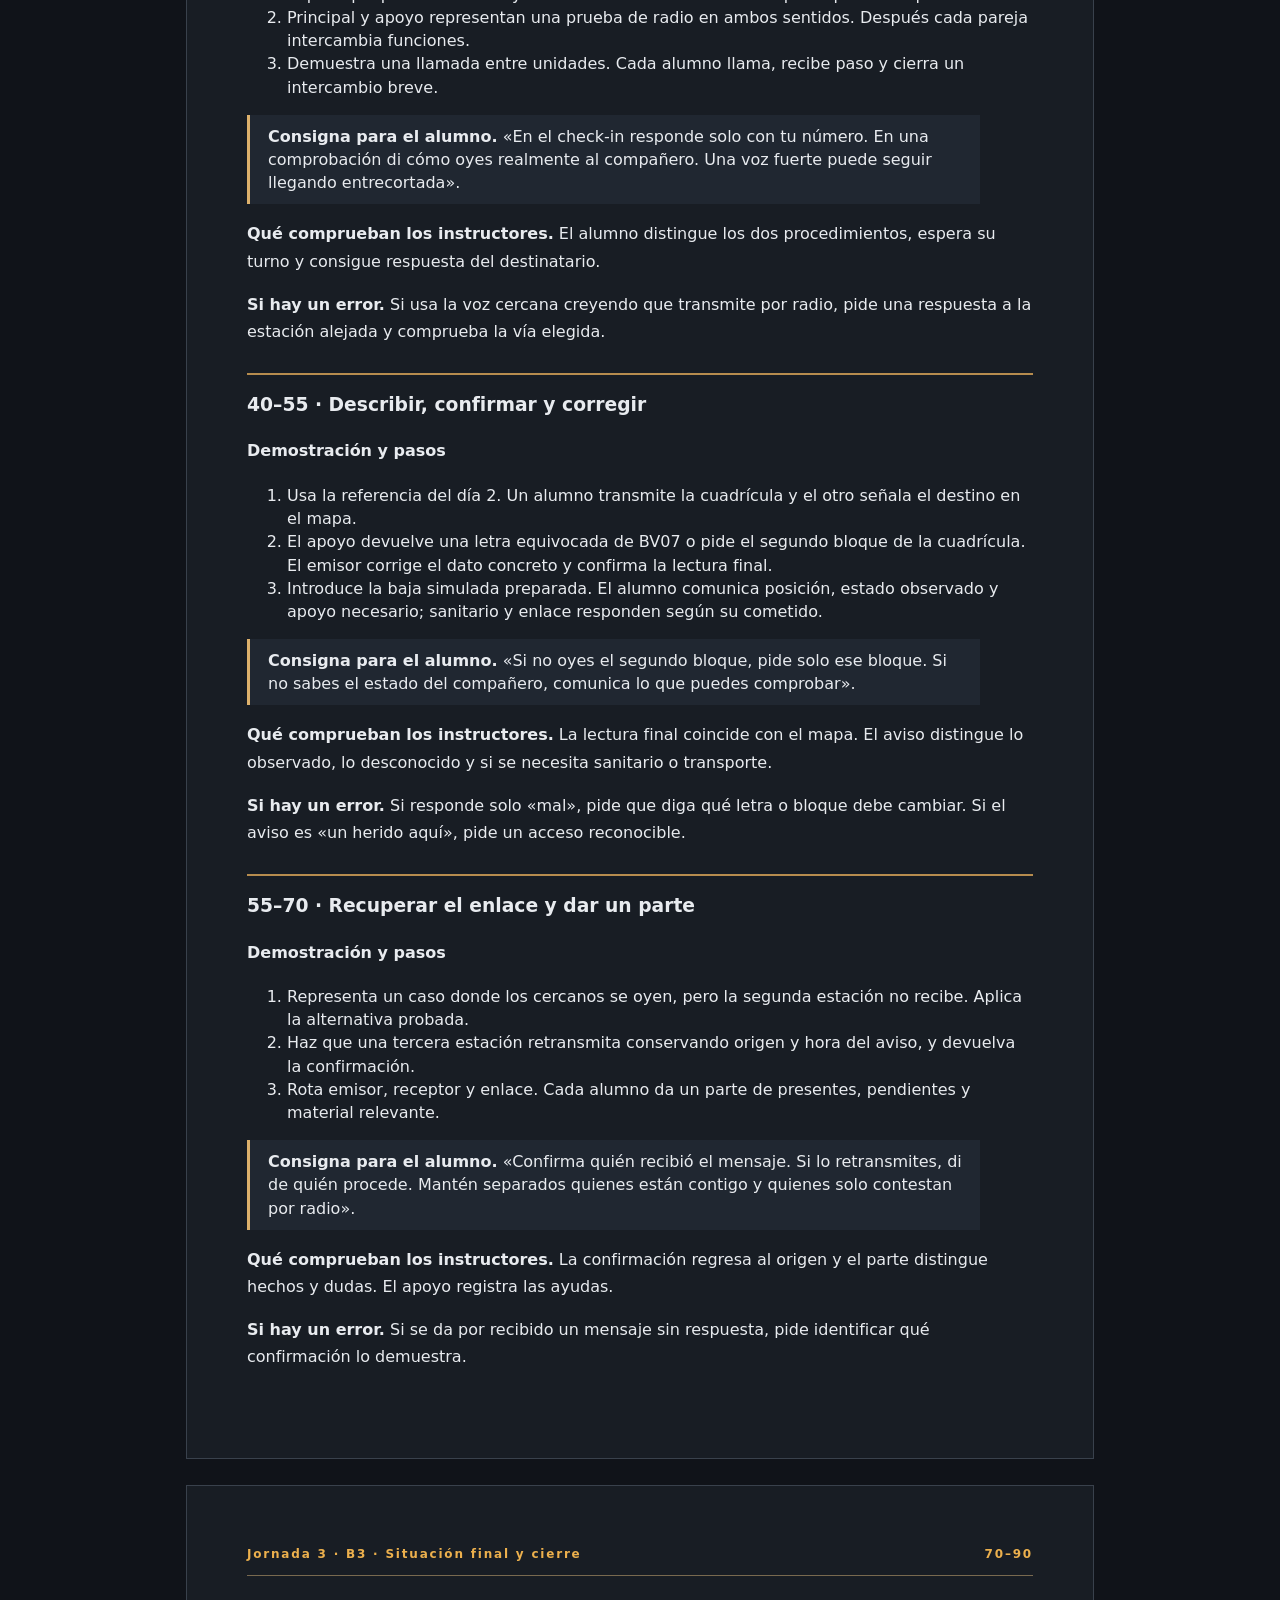
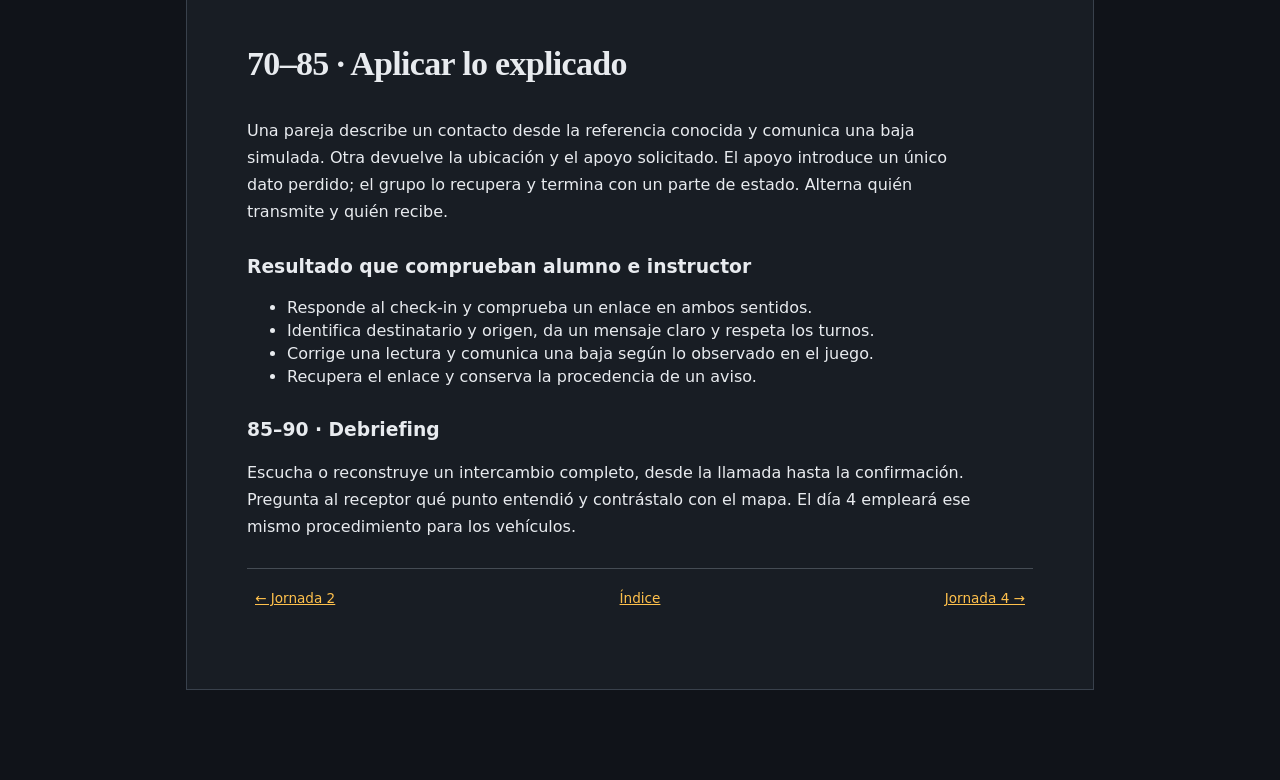
<file: instructor/jornada-3.html>
<!doctype html>
<html lang="es"><head><meta charset="utf-8"><meta name="viewport" content="width=device-width,initial-scale=1"><title>Jornada 3 · Comunicaciones · Instructor MOAA</title><link rel="stylesheet" href="../recursos/academia.css"></head><body>
<nav class="reader-nav" aria-label="Jornadas"><a href="index.html#indice">Índice</a><a href="index.html#s1">Día 1</a><a href="index.html#s2">Día 2</a><a href="index.html#s3">Día 3</a><a href="index.html#s4">Día 4</a></nav><main class="libro">
<article class="hoja book-text" id="s3">
<div class="folio libro-folio"><span>Jornada 3 · B3 · Comunicaciones</span><span>90 min</span></div>
<h1>Transmitir un dato útil, comprobar que se ha entendido y recuperar el enlace.</h1><p class="intro">El grupo ya sabe moverse y situarse. Ahora aprende a comunicar esa información por radio con los procedimientos de la Academia, desde el check-in hasta la lectura de vuelta.</p>
<nav class="docente-etapas" aria-label="Bloques de la jornada"><a href="#s3">Preparar y explicar</a><a href="#s3-practica">Práctica</a><a href="#s3-cierre">Final y cierre</a></nav>
<p class="material-docente"><b>Recorrido del alumno · B3 · Hojas 13–19.</b> Sigue los apartados en este orden. Las prácticas aplican lo que acabas de mostrar.</p>
<details><summary><span>Abrir las hojas del alumno en orden</span></summary><ol class="itinerario-alumno" data-modulo="b3"><li><a href="../index.html#b3-apartado-1">Compartir una red</a></li>
<li><a href="../index.html#b3-procedimientos">Disciplina y comprobación de radio</a></li>
<li><a href="../index.html#b3-apartado-2">Describir y confirmar</a></li>
<li><a href="../index.html#b3-incidencias">Avisar de una baja y pedir recogida</a></li>
<li><a href="../index.html#b3-en-mision">Tu compañero te oye, el otro vehículo no</a></li>
<li><a href="../index.html#b3-apartado-3">Recuperar el enlace y dar un parte</a></li>
<li><a href="../index.html#b3-alfabeto">Alfabeto fonético de radio</a></li></ol></details>
<div class="docente-reparto"><div><h3>Principal</h3><p>Demuestra las llamadas, dirige el check-in y explica cómo pedir la respuesta necesaria.</p></div><div><h3>Apoyo</h3><p>Interpreta la estación receptora, introduce el error de lectura acordado y registra lo que recibió cada alumno.</p></div></div>
<h2>Antes de recibir al grupo</h2><p>Prepara la red de escuadra y dos estaciones para los ejemplos entre unidades. Usa las referencias trabajadas el día 2 y una marca BV07. Prueba una alternativa de enlace y el sistema médico de la misión con el sanitario.</p>
<h2>00–10 · Reunir y preparar</h2><p>Comprueba equipo y acceso a la red. Asigna indicativos y numerales sin cambiar el significado aprendido en B1. La comprobación técnica permite empezar; durante el bloque siguiente se enseñará el procedimiento.</p>
<h2>10–25 · Qué explica y demuestra el principal</h2>
<ol class="guion-docente"><li><b>10–14 · Red y check-in.</b> Diferencia voz cercana, red de escuadra y enlace con otra unidad. El líder pide check-in y cada miembro responde solo con su numeral, en orden. Distingue respuesta por radio y presencia en el punto de reunión.</li>
<li><b>14–18 · Comprobación y mensaje.</b> Demuestra la prueba de radio. Divide una llamada en destinatario, origen y cesión de turno. Después de recibir paso, transmite el dato y pide confirmación. Muestra cambio, corto y lectura de vuelta.</li>
<li><b>18–22 · Contacto y baja.</b> Con el apoyo, da posición, observación y ayuda necesaria. El sanitario muestra qué estados y acciones permite el sistema de juego. Explica quién mantiene el enlace y quién continúa con su cometido.</li>
<li><b>22–25 · Fallo, retransmisión y deletreo.</b> Muestra qué hacer si el receptor pierde un bloque o no responde. Conserva el origen y la hora de un aviso retransmitido. Abre el alfabeto fonético y demuestra BV07.</li></ol>
<blockquote><strong>Cómo decirlo al alumno.</strong> «Decide quién necesita el aviso. Llámalo y di quién eres. Cuando te dé paso, transmite el dato que necesita para actuar. Si el punto es importante, pídele que lo repita».</blockquote>
<figure class="transmision" id="s3-demostracion"><figcaption>Demostración · Corregir una letra, con enlace establecido</figcaption><ol><li class="origen"><div><b>Alfa</b><small>Da el punto</small></div><p>«Punto marcado Bravo Victor cero siete. Confirme marca. Cambio.»</p></li><li class="destino"><div><b>Bravo</b><small>El apoyo introduce el error</small></div><p>«Delta Victor cero siete. Cambio.»</p></li><li class="origen"><div><b>Alfa</b><small>Corrige</small></div><p>«Negativo. Primera letra Bravo. Marca completa Bravo Victor cero siete. Cambio.»</p></li><li class="destino"><div><b>Bravo</b><small>Devuelve el punto</small></div><p>«Bravo Victor cero siete. Cambio.»</p></li><li class="origen"><div><b>Alfa</b><small>Confirma</small></div><p>«Correcto. Corto.»</p></li></ol></figure>
</article>
<article class="hoja book-text" id="s3-practica">
<div class="folio libro-folio"><span>Jornada 3 · B3 · Práctica dirigida</span><span>25–70</span></div><h2>Verlo, hacerlo y comprobarlo</h2><p><a href="#s3-demostracion">Volver al ejemplo visual de esta jornada ↑</a></p>
<p>Antes de cada bloque, el principal y el apoyo representan una vez el ejemplo. Después actúan los alumnos y cambian de función. Principal y apoyo anotan lo que han visto en cada pareja.</p>
<div class="bloque-docente"><h3>25–40 · Entrar y comprobar la red</h3><h4>Demostración y pasos</h4><ol><li>El principal pide el check-in y contrasta los numerales. Llama por separado a quien falte.</li>
<li>Principal y apoyo representan una prueba de radio en ambos sentidos. Después cada pareja intercambia funciones.</li>
<li>Demuestra una llamada entre unidades. Cada alumno llama, recibe paso y cierra un intercambio breve.</li></ol><blockquote><strong>Consigna para el alumno.</strong> «En el check-in responde solo con tu número. En una comprobación di cómo oyes realmente al compañero. Una voz fuerte puede seguir llegando entrecortada».</blockquote><p><b>Qué comprueban los instructores.</b> El alumno distingue los dos procedimientos, espera su turno y consigue respuesta del destinatario.</p><p><b>Si hay un error.</b> Si usa la voz cercana creyendo que transmite por radio, pide una respuesta a la estación alejada y comprueba la vía elegida.</p></div>
<div class="bloque-docente"><h3>40–55 · Describir, confirmar y corregir</h3><h4>Demostración y pasos</h4><ol><li>Usa la referencia del día 2. Un alumno transmite la cuadrícula y el otro señala el destino en el mapa.</li>
<li>El apoyo devuelve una letra equivocada de BV07 o pide el segundo bloque de la cuadrícula. El emisor corrige el dato concreto y confirma la lectura final.</li>
<li>Introduce la baja simulada preparada. El alumno comunica posición, estado observado y apoyo necesario; sanitario y enlace responden según su cometido.</li></ol><blockquote><strong>Consigna para el alumno.</strong> «Si no oyes el segundo bloque, pide solo ese bloque. Si no sabes el estado del compañero, comunica lo que puedes comprobar».</blockquote><p><b>Qué comprueban los instructores.</b> La lectura final coincide con el mapa. El aviso distingue lo observado, lo desconocido y si se necesita sanitario o transporte.</p><p><b>Si hay un error.</b> Si responde solo «mal», pide que diga qué letra o bloque debe cambiar. Si el aviso es «un herido aquí», pide un acceso reconocible.</p></div>
<div class="bloque-docente"><h3>55–70 · Recuperar el enlace y dar un parte</h3><h4>Demostración y pasos</h4><ol><li>Representa un caso donde los cercanos se oyen, pero la segunda estación no recibe. Aplica la alternativa probada.</li>
<li>Haz que una tercera estación retransmita conservando origen y hora del aviso, y devuelva la confirmación.</li>
<li>Rota emisor, receptor y enlace. Cada alumno da un parte de presentes, pendientes y material relevante.</li></ol><blockquote><strong>Consigna para el alumno.</strong> «Confirma quién recibió el mensaje. Si lo retransmites, di de quién procede. Mantén separados quienes están contigo y quienes solo contestan por radio».</blockquote><p><b>Qué comprueban los instructores.</b> La confirmación regresa al origen y el parte distingue hechos y dudas. El apoyo registra las ayudas.</p><p><b>Si hay un error.</b> Si se da por recibido un mensaje sin respuesta, pide identificar qué confirmación lo demuestra.</p></div>
</article>
<article class="hoja book-text" id="s3-cierre">
<div class="folio libro-folio"><span>Jornada 3 · B3 · Situación final y cierre</span><span>70–90</span></div><h2>70–85 · Aplicar lo explicado</h2><p>Una pareja describe un contacto desde la referencia conocida y comunica una baja simulada. Otra devuelve la ubicación y el apoyo solicitado. El apoyo introduce un único dato perdido; el grupo lo recupera y termina con un parte de estado. Alterna quién transmite y quién recibe.</p>
<h3>Resultado que comprueban alumno e instructor</h3><ul><li>Responde al check-in y comprueba un enlace en ambos sentidos.</li>
<li>Identifica destinatario y origen, da un mensaje claro y respeta los turnos.</li>
<li>Corrige una lectura y comunica una baja según lo observado en el juego.</li>
<li>Recupera el enlace y conserva la procedencia de un aviso.</li></ul>
<h3>85–90 · Debriefing</h3><p>Escucha o reconstruye un intercambio completo, desde la llamada hasta la confirmación. Pregunta al receptor qué punto entendió y contrástalo con el mapa. El día 4 empleará ese mismo procedimiento para los vehículos.</p>
<nav class="page-nav" aria-label="Continuar"><a href="jornada-2.html#s2">← Jornada 2</a><a href="index.html#indice">Índice</a><a href="jornada-4.html#s4">Jornada 4 →</a></nav>
</article></main></body></html>
</file>
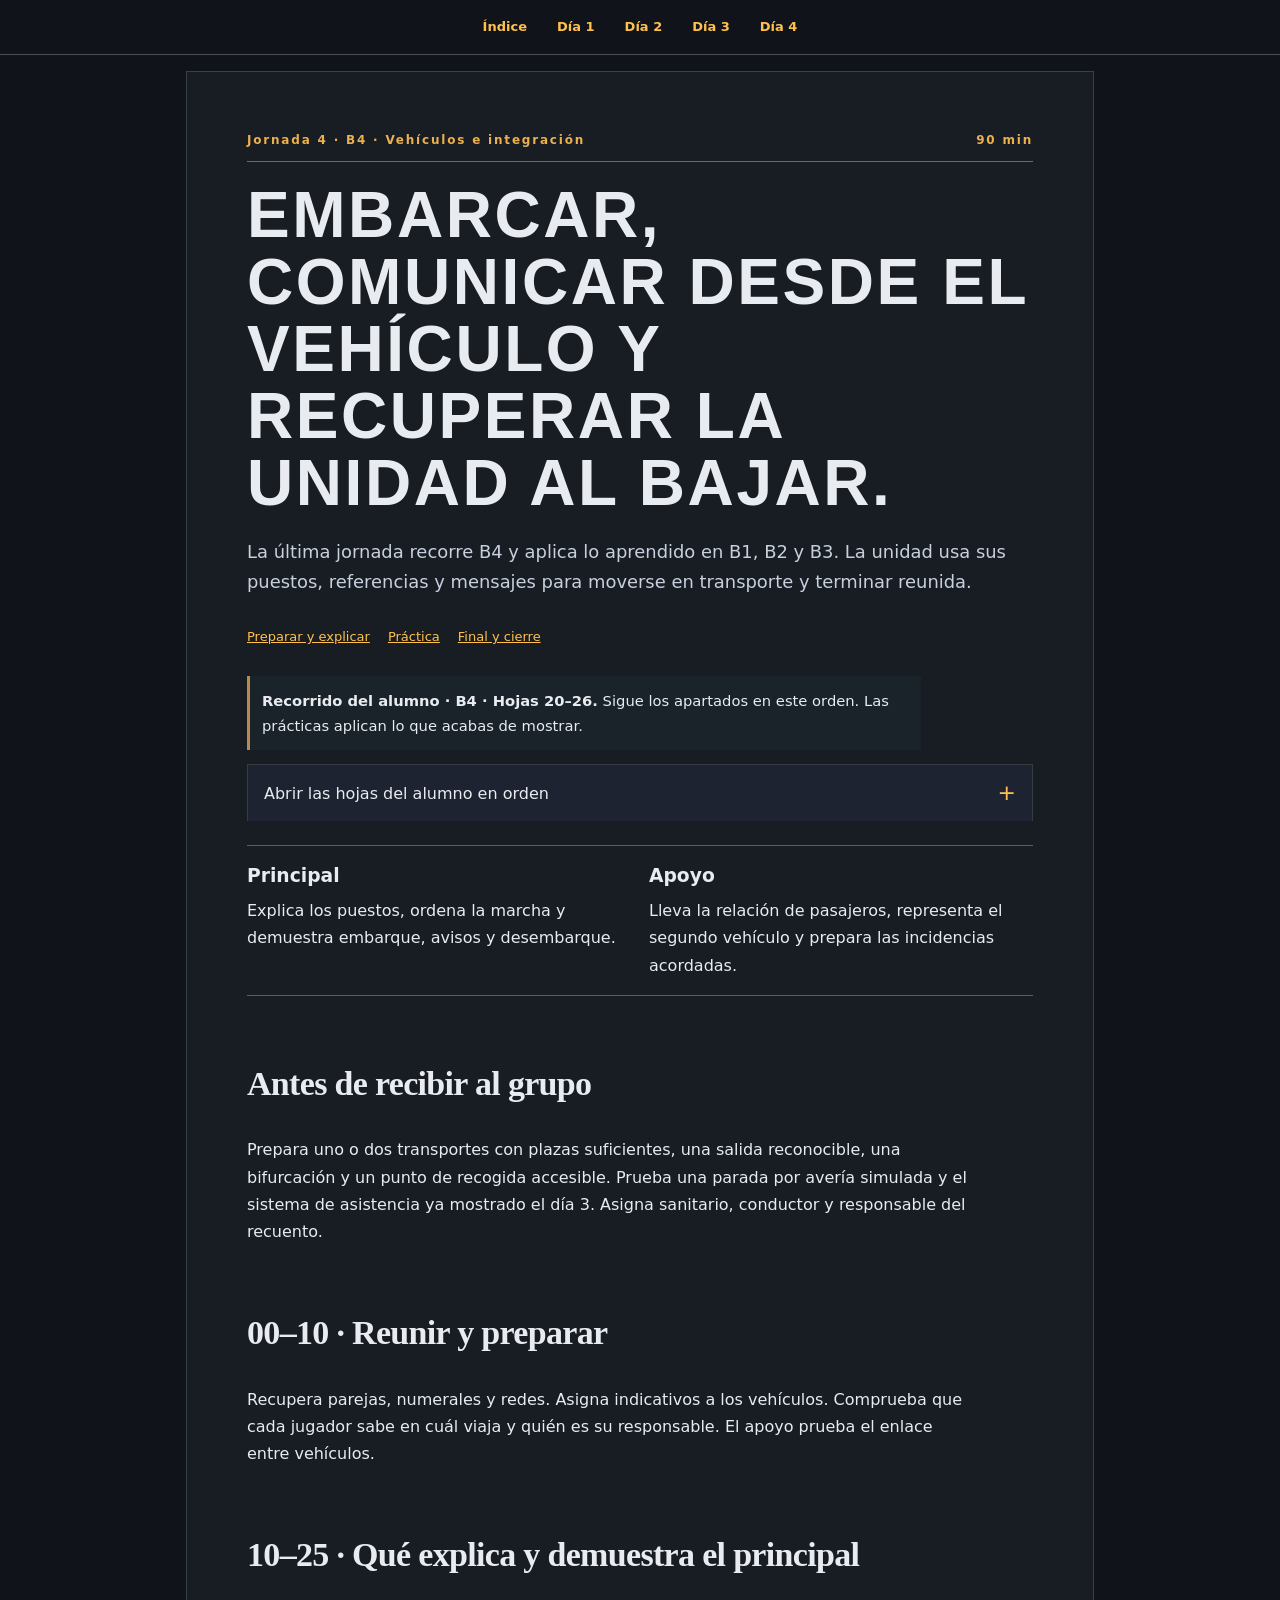
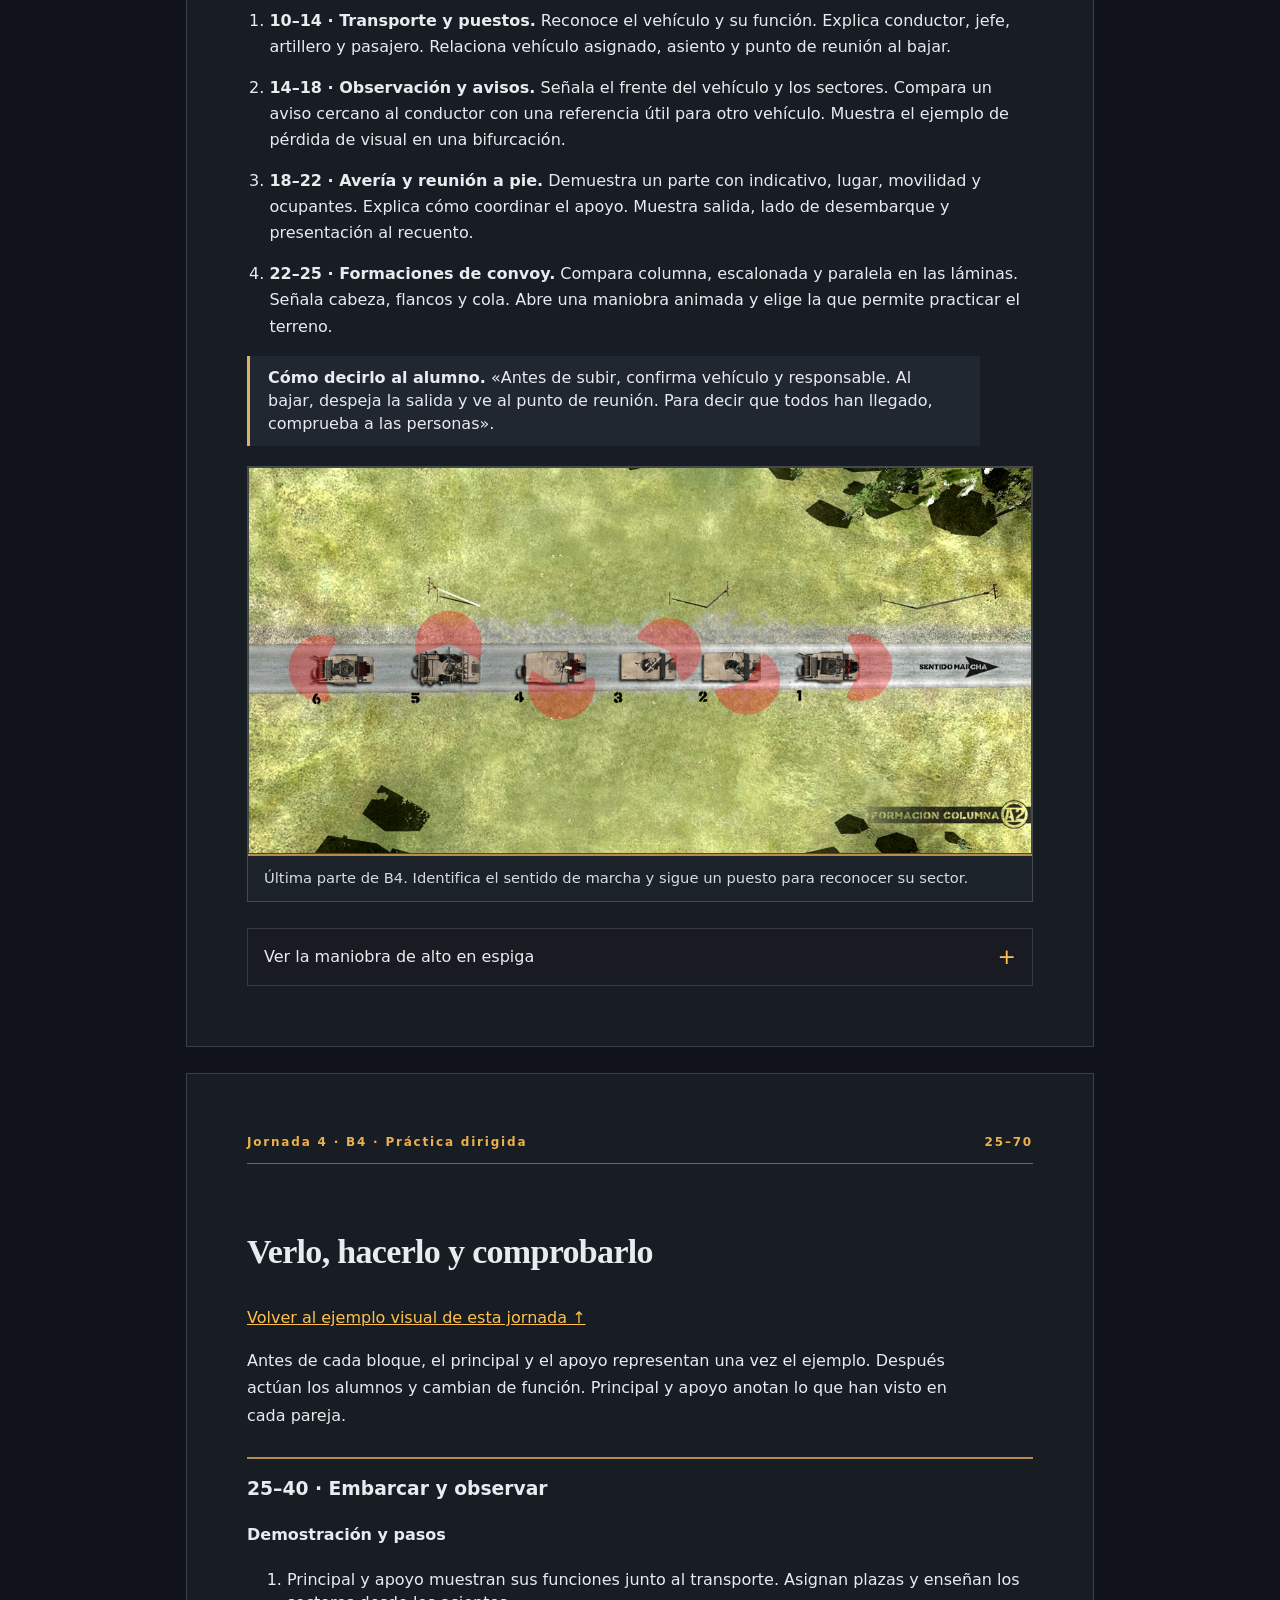
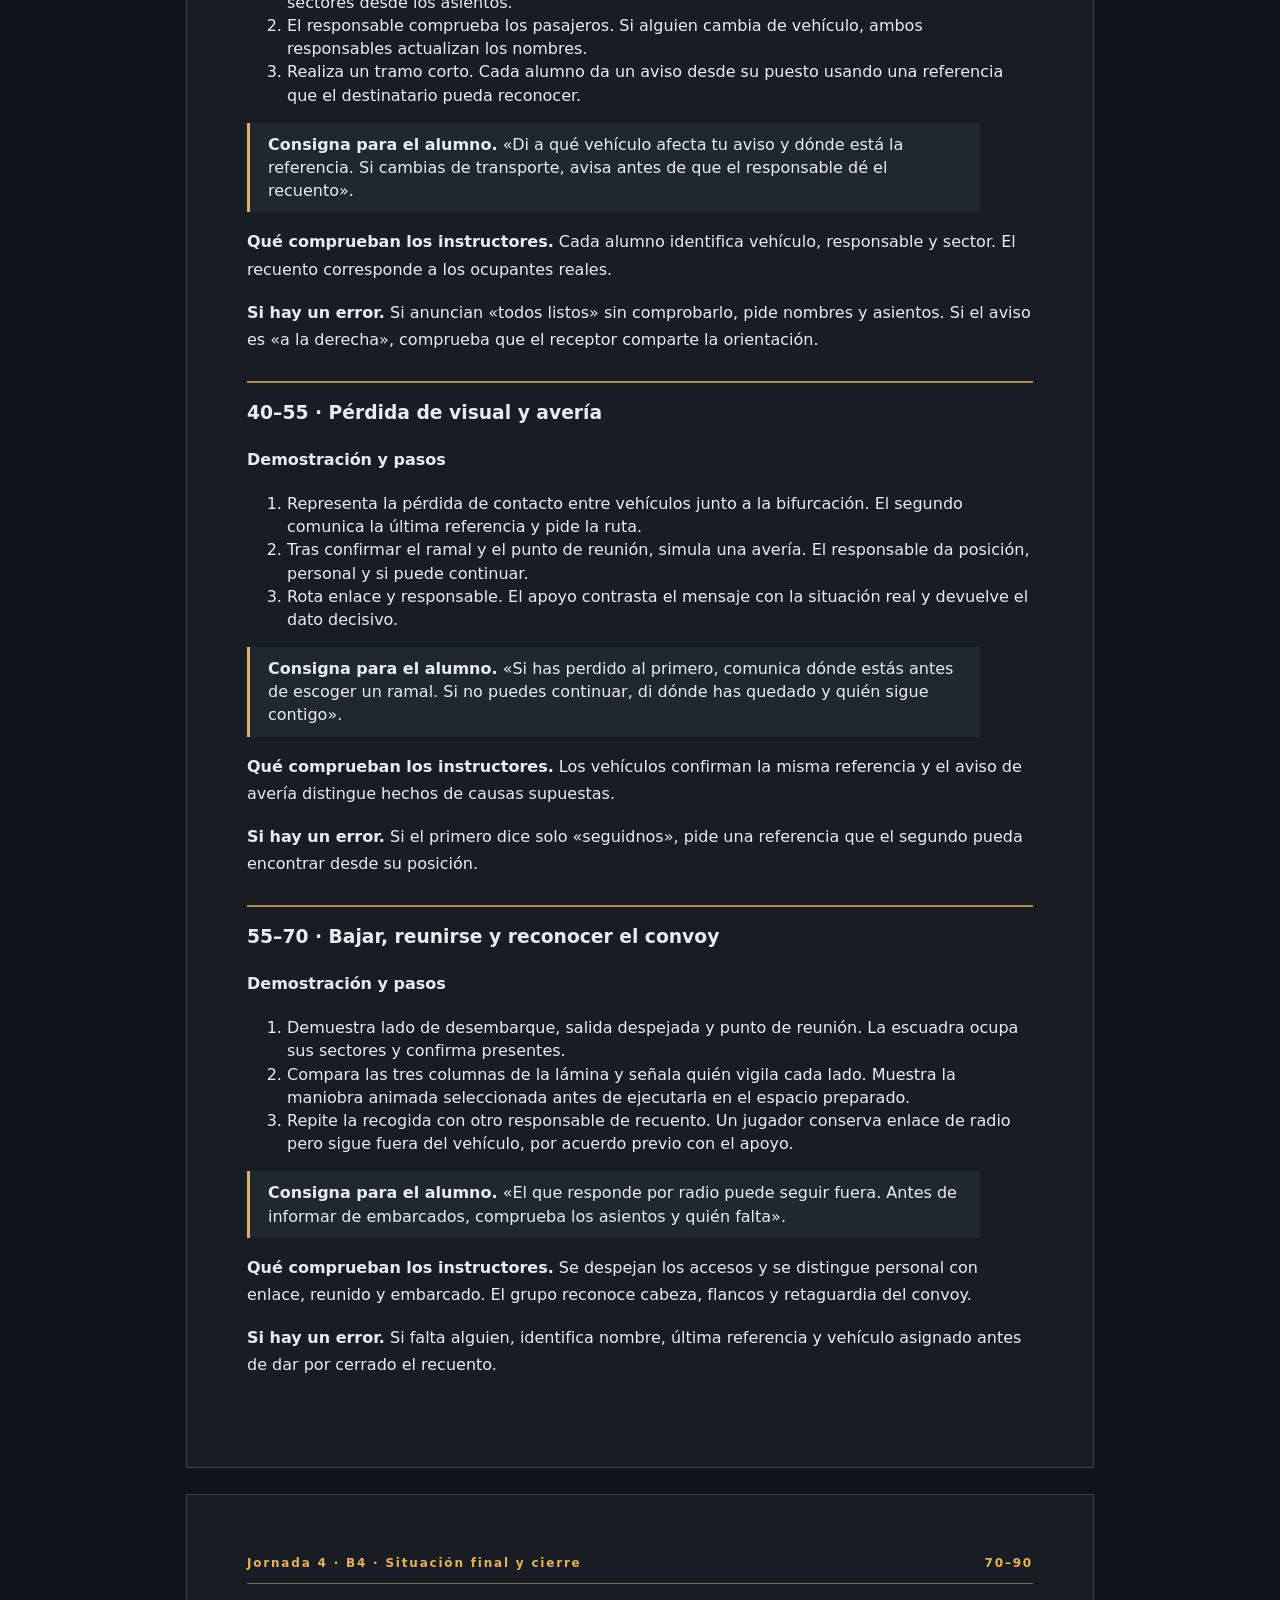
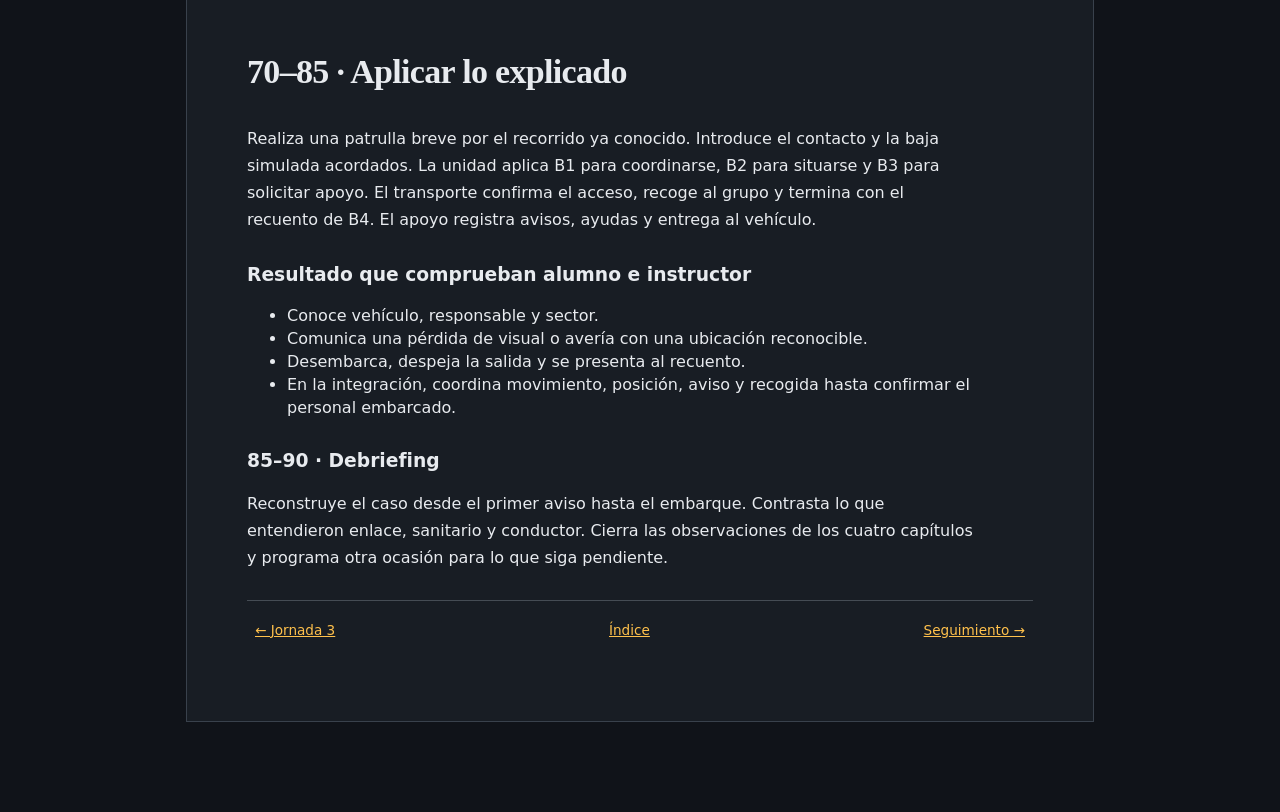
<file: instructor/jornada-4.html>
<!doctype html>
<html lang="es"><head><meta charset="utf-8"><meta name="viewport" content="width=device-width,initial-scale=1"><title>Jornada 4 · Vehículos e integración · Instructor MOAA</title><link rel="stylesheet" href="../recursos/academia.css"></head><body>
<nav class="reader-nav" aria-label="Jornadas"><a href="index.html#indice">Índice</a><a href="index.html#s1">Día 1</a><a href="index.html#s2">Día 2</a><a href="index.html#s3">Día 3</a><a href="index.html#s4">Día 4</a></nav><main class="libro">
<article class="hoja book-text" id="s4">
<div class="folio libro-folio"><span>Jornada 4 · B4 · Vehículos e integración</span><span>90 min</span></div>
<h1>Embarcar, comunicar desde el vehículo y recuperar la unidad al bajar.</h1><p class="intro">La última jornada recorre B4 y aplica lo aprendido en B1, B2 y B3. La unidad usa sus puestos, referencias y mensajes para moverse en transporte y terminar reunida.</p>
<nav class="docente-etapas" aria-label="Bloques de la jornada"><a href="#s4">Preparar y explicar</a><a href="#s4-practica">Práctica</a><a href="#s4-cierre">Final y cierre</a></nav>
<p class="material-docente"><b>Recorrido del alumno · B4 · Hojas 20–26.</b> Sigue los apartados en este orden. Las prácticas aplican lo que acabas de mostrar.</p>
<details><summary><span>Abrir las hojas del alumno en orden</span></summary><ol class="itinerario-alumno" data-modulo="b4"><li><a href="../index.html#b4-apartado-1">Entender el transporte</a></li>
<li><a href="../index.html#b4-apartado-2">Observar desde el vehículo</a></li>
<li><a href="../index.html#b4-procedimientos">Avisos del pasajero en marcha</a></li>
<li><a href="../index.html#b4-en-mision">El segundo vehículo pierde al primero</a></li>
<li><a href="../index.html#b4-incidencias">Avería y aviso al convoy</a></li>
<li><a href="../index.html#b4-apartado-3">Recuperar la unidad a pie</a></li>
<li><a href="../index.html#b4-formaciones">Formaciones y maniobras del convoy</a></li></ol></details>
<div class="docente-reparto"><div><h3>Principal</h3><p>Explica los puestos, ordena la marcha y demuestra embarque, avisos y desembarque.</p></div><div><h3>Apoyo</h3><p>Lleva la relación de pasajeros, representa el segundo vehículo y prepara las incidencias acordadas.</p></div></div>
<h2>Antes de recibir al grupo</h2><p>Prepara uno o dos transportes con plazas suficientes, una salida reconocible, una bifurcación y un punto de recogida accesible. Prueba una parada por avería simulada y el sistema de asistencia ya mostrado el día 3. Asigna sanitario, conductor y responsable del recuento.</p>
<h2>00–10 · Reunir y preparar</h2><p>Recupera parejas, numerales y redes. Asigna indicativos a los vehículos. Comprueba que cada jugador sabe en cuál viaja y quién es su responsable. El apoyo prueba el enlace entre vehículos.</p>
<h2>10–25 · Qué explica y demuestra el principal</h2>
<ol class="guion-docente"><li><b>10–14 · Transporte y puestos.</b> Reconoce el vehículo y su función. Explica conductor, jefe, artillero y pasajero. Relaciona vehículo asignado, asiento y punto de reunión al bajar.</li>
<li><b>14–18 · Observación y avisos.</b> Señala el frente del vehículo y los sectores. Compara un aviso cercano al conductor con una referencia útil para otro vehículo. Muestra el ejemplo de pérdida de visual en una bifurcación.</li>
<li><b>18–22 · Avería y reunión a pie.</b> Demuestra un parte con indicativo, lugar, movilidad y ocupantes. Explica cómo coordinar el apoyo. Muestra salida, lado de desembarque y presentación al recuento.</li>
<li><b>22–25 · Formaciones de convoy.</b> Compara columna, escalonada y paralela en las láminas. Señala cabeza, flancos y cola. Abre una maniobra animada y elige la que permite practicar el terreno.</li></ol>
<blockquote><strong>Cómo decirlo al alumno.</strong> «Antes de subir, confirma vehículo y responsable. Al bajar, despeja la salida y ve al punto de reunión. Para decir que todos han llegado, comprueba a las personas».</blockquote>
<figure class="atlas-plate" id="s4-demostracion"><a class="image-link" href="../recursos/b4-formacion-1.jpg" target="_blank" rel="noopener" aria-label="Ampliar columna de vehículos"><img loading="lazy" src="../recursos/b4-formacion-1.jpg" alt="Columna con vehículos numerados y sectores de observación"></a><figcaption>Última parte de B4. Identifica el sentido de marcha y sigue un puesto para reconocer su sector.</figcaption></figure><details><summary><span>Ver la maniobra de alto en espiga</span></summary><video controls playsinline preload="none" poster="../recursos/b4-maniobra-1.jpg" src="../recursos/b4-maniobra-1.mp4" aria-label="Demostración del alto en espiga"></video></details>
</article>
<article class="hoja book-text" id="s4-practica">
<div class="folio libro-folio"><span>Jornada 4 · B4 · Práctica dirigida</span><span>25–70</span></div><h2>Verlo, hacerlo y comprobarlo</h2><p><a href="#s4-demostracion">Volver al ejemplo visual de esta jornada ↑</a></p>
<p>Antes de cada bloque, el principal y el apoyo representan una vez el ejemplo. Después actúan los alumnos y cambian de función. Principal y apoyo anotan lo que han visto en cada pareja.</p>
<div class="bloque-docente"><h3>25–40 · Embarcar y observar</h3><h4>Demostración y pasos</h4><ol><li>Principal y apoyo muestran sus funciones junto al transporte. Asignan plazas y enseñan los sectores desde los asientos.</li>
<li>El responsable comprueba los pasajeros. Si alguien cambia de vehículo, ambos responsables actualizan los nombres.</li>
<li>Realiza un tramo corto. Cada alumno da un aviso desde su puesto usando una referencia que el destinatario pueda reconocer.</li></ol><blockquote><strong>Consigna para el alumno.</strong> «Di a qué vehículo afecta tu aviso y dónde está la referencia. Si cambias de transporte, avisa antes de que el responsable dé el recuento».</blockquote><p><b>Qué comprueban los instructores.</b> Cada alumno identifica vehículo, responsable y sector. El recuento corresponde a los ocupantes reales.</p><p><b>Si hay un error.</b> Si anuncian «todos listos» sin comprobarlo, pide nombres y asientos. Si el aviso es «a la derecha», comprueba que el receptor comparte la orientación.</p></div>
<div class="bloque-docente"><h3>40–55 · Pérdida de visual y avería</h3><h4>Demostración y pasos</h4><ol><li>Representa la pérdida de contacto entre vehículos junto a la bifurcación. El segundo comunica la última referencia y pide la ruta.</li>
<li>Tras confirmar el ramal y el punto de reunión, simula una avería. El responsable da posición, personal y si puede continuar.</li>
<li>Rota enlace y responsable. El apoyo contrasta el mensaje con la situación real y devuelve el dato decisivo.</li></ol><blockquote><strong>Consigna para el alumno.</strong> «Si has perdido al primero, comunica dónde estás antes de escoger un ramal. Si no puedes continuar, di dónde has quedado y quién sigue contigo».</blockquote><p><b>Qué comprueban los instructores.</b> Los vehículos confirman la misma referencia y el aviso de avería distingue hechos de causas supuestas.</p><p><b>Si hay un error.</b> Si el primero dice solo «seguidnos», pide una referencia que el segundo pueda encontrar desde su posición.</p></div>
<div class="bloque-docente"><h3>55–70 · Bajar, reunirse y reconocer el convoy</h3><h4>Demostración y pasos</h4><ol><li>Demuestra lado de desembarque, salida despejada y punto de reunión. La escuadra ocupa sus sectores y confirma presentes.</li>
<li>Compara las tres columnas de la lámina y señala quién vigila cada lado. Muestra la maniobra animada seleccionada antes de ejecutarla en el espacio preparado.</li>
<li>Repite la recogida con otro responsable de recuento. Un jugador conserva enlace de radio pero sigue fuera del vehículo, por acuerdo previo con el apoyo.</li></ol><blockquote><strong>Consigna para el alumno.</strong> «El que responde por radio puede seguir fuera. Antes de informar de embarcados, comprueba los asientos y quién falta».</blockquote><p><b>Qué comprueban los instructores.</b> Se despejan los accesos y se distingue personal con enlace, reunido y embarcado. El grupo reconoce cabeza, flancos y retaguardia del convoy.</p><p><b>Si hay un error.</b> Si falta alguien, identifica nombre, última referencia y vehículo asignado antes de dar por cerrado el recuento.</p></div>
</article>
<article class="hoja book-text" id="s4-cierre">
<div class="folio libro-folio"><span>Jornada 4 · B4 · Situación final y cierre</span><span>70–90</span></div><h2>70–85 · Aplicar lo explicado</h2><p>Realiza una patrulla breve por el recorrido ya conocido. Introduce el contacto y la baja simulada acordados. La unidad aplica B1 para coordinarse, B2 para situarse y B3 para solicitar apoyo. El transporte confirma el acceso, recoge al grupo y termina con el recuento de B4. El apoyo registra avisos, ayudas y entrega al vehículo.</p>
<h3>Resultado que comprueban alumno e instructor</h3><ul><li>Conoce vehículo, responsable y sector.</li>
<li>Comunica una pérdida de visual o avería con una ubicación reconocible.</li>
<li>Desembarca, despeja la salida y se presenta al recuento.</li>
<li>En la integración, coordina movimiento, posición, aviso y recogida hasta confirmar el personal embarcado.</li></ul>
<h3>85–90 · Debriefing</h3><p>Reconstruye el caso desde el primer aviso hasta el embarque. Contrasta lo que entendieron enlace, sanitario y conductor. Cierra las observaciones de los cuatro capítulos y programa otra ocasión para lo que siga pendiente.</p>
<nav class="page-nav" aria-label="Continuar"><a href="jornada-3.html#s3">← Jornada 3</a><a href="index.html#indice">Índice</a><a href="index.html#seguimiento">Seguimiento →</a></nav>
</article></main></body></html>
</file>
<file: recursos/academia.css>
*{box-sizing:border-box}
body{margin:0;background:#101319;color:#ebedf1;font:16px/1.45 system-ui,sans-serif}
header{background:#10131b;border-bottom:1px solid #333944;padding:12px 4vw;display:flex;align-items:center;gap:30px}
header strong,h1,h2{font-family:Impact,'Arial Narrow',sans-serif;text-transform:uppercase;letter-spacing:.04em}
a{color:#ffc14c}
header a{text-decoration:none;font-size:14px}
nav,main{max-width:1120px;margin:auto;padding:16px}
nav{font-size:13px;color:#adb6c6}
h1{text-align:center;font-size:clamp(30px,5vw,64px);margin:18px 0 28px}
h2{font-size:23px;border-left:4px solid #efac32;padding-left:10px}
details{background:#1d2330;border:1px solid #373b43;border-bottom:0}
details:nth-of-type(even){background:#181b21}
details:last-of-type{border-bottom:1px solid #373b43}
summary{cursor:pointer;display:flex;gap:16px;align-items:center;padding:12px 16px}
summary:after{content:'+';color:#ffbf50;font-size:22px}
details[open]>summary:after{content:'−'}
summary b{border:1px solid #a47b34;border-radius:50%;padding:5px;color:#ffc14c;font-size:14px}
summary span{flex:1}
small{display:block;color:#b1b9c9}
em{color:#d3ac64;font:13px system-ui}
.steps{display:grid;grid-template-columns:repeat(auto-fit,minmax(min(100%,440px),1fr));gap:14px;padding:16px;background:#101319}
figure{margin:0}
figcaption{color:#ffca6a;font-size:13px;margin:0 0 5px}
img{display:block;width:100%;height:auto}
footer{padding:24px 0;color:#aeb7c6}
@media(max-width:560px){summary{gap:10px}
summary em{display:none}
}

video{display:block;width:min(100%,674px);height:auto;background:#101319;margin:auto}
.lesson{padding:12px 16px 18px}
.guide p{max-width:75ch}
.guide{padding:0 16px 10px}
.links{display:flex;gap:20px;flex-wrap:wrap}
summary:focus-visible,a:focus-visible{outline:2px solid #ffc14c;outline-offset:2px}

:root{color-scheme:dark}header img{width:150px;height:auto}header{padding-block:9px}main{padding-bottom:64px}main>p,main>aside,main>h3,.guide,dl{max-width:76ch}h1{text-align:left;margin:0 0 .3em;line-height:1.05}h2{margin-top:1.5em}p{line-height:1.65}.intro{color:#c8d0dd;font-size:1.12rem}.folio{font-weight:700;letter-spacing:.15em;color:#ecb04d;font-size:.75rem;margin-top:20px}.row{display:flex;align-items:center;gap:18px;background:#1d2330;border:1px solid #383c46;color:#eff2f5;text-decoration:none;padding:16px}.row+.row{border-top:0}.row:nth-of-type(even){background:#191d24}.row:hover,.row:focus-visible{background:#2b3039}.row b{min-width:3ch;color:#ffc153}.row i{margin-left:auto}.plate{max-width:680px;margin:1.5rem 0}.plate img{width:auto;max-width:100%;max-height:440px}.plate figcaption{margin-top:8px}aside{border-left:3px solid #dea545;background:#1d2330;padding:16px;margin:20px 0}dl{padding:4px 16px 16px}dt{font-weight:bold;color:#f1c16b}dd{margin:3px 0 16px}.back{margin-top:24px}@media(max-width:480px){header{gap:14px}header img{width:110px}.row{padding:13px;gap:12px}h1{font-size:2.3rem}.lesson{padding:5px}summary{min-height:44px}}@media print{header,nav,.back,video{display:none}*{color:#111!important;background:white!important}main{max-width:none}h2,h3{break-after:avoid}}

.strip{display:grid;grid-template-columns:repeat(3,minmax(0,1fr));gap:12px;margin:20px 0 30px}.panel{background:#1d2330;border:1px solid #39404a}.panel svg{width:100%;height:auto;display:block}.panel svg text{fill:#fff4d6;font:600 13px system-ui,sans-serif;paint-order:stroke;stroke:#233029;stroke-width:2px}.panel figcaption{padding:12px;color:#c6cbd3;font-size:.96rem;line-height:1.5;margin:0}.panel figcaption strong{display:block;color:#ffd17c;margin-bottom:4px}@media(max-width:720px){.strip{grid-template-columns:1fr}.panel svg{max-height:180px}}
.original-step img{width:100%;height:auto;display:block}.original-step figcaption{border-top:2px solid #615439}.panel svg text{font-family:system-ui,sans-serif;font-weight:650}

.transmision{max-width:76ch;margin:24px 0;border:1px solid #3d4650;background:#171c24}.transmision figcaption{font-weight:700;color:#f0ede4;padding:12px 16px;border-bottom:1px solid #3d4650;margin:0}.transmision ol{list-style:none;margin:0;padding:0}.transmision li{display:grid;grid-template-columns:10rem 1fr;gap:14px;padding:12px 16px;border-left:3px solid var(--radio);border-bottom:1px solid #303641}.transmision li:last-child{border-bottom:0}.transmision .origen{--radio:#edbb67}.transmision .destino{--radio:#98c4d7}.transmision b{color:var(--radio)}.transmision small{font-size:.8rem;color:#c1c8d1}.transmision p{margin:0;line-height:1.5}@media(max-width:560px){.transmision li{grid-template-columns:1fr;gap:4px}.transmision li div{display:flex;align-items:baseline;gap:10px;flex-wrap:wrap}}
/* Reader layout shared by all chapters. */
.cover{margin:1rem 0 1.8rem;padding:clamp(22px,5vw,58px);border-block:1px solid #4d5359;border-left:6px solid #dbac5c;background:#1c222a}
.cover h1{font-family:Georgia,serif;font-weight:normal;text-transform:none;letter-spacing:-.045em;font-size:clamp(42px,7vw,78px);margin:.35em 0}
.series,.cover-meta{font-size:.72rem;letter-spacing:.16em;font-weight:700;color:#e0b773}
.cover-meta{margin:1.8rem 0 0;color:#c6cdd3}
.book-layout{display:grid;grid-template-columns:minmax(160px,210px) minmax(0,1fr);gap:clamp(22px,4vw,56px);margin-top:32px}
.book-margin{position:sticky;top:14px;align-self:start;border-top:2px solid #dbac5c;padding-top:8px}
.book-margin nav{padding:6px 0 10px}.book-margin ol{padding-left:22px}.book-margin li{margin:9px 0}.book-margin li a,.back-index{color:#d9dee4;text-decoration:none}.book-margin a:hover{text-decoration:underline}.back-index{font-size:13px}
.book-text{min-width:0}.book-text section>p,.book-text>p,.book-text blockquote{max-width:72ch}.book-text h2{border:0;padding:12px 0 0;border-top:1px solid #586069;font-family:Georgia,serif;text-transform:none;letter-spacing:-.02em;font-size:clamp(24px,3vw,34px)}.section-number{display:block;font:700 .78rem/1.7 system-ui;color:#e5b66c;letter-spacing:.1em}.book-text h3{font-size:1.17rem;margin:1.7rem 0 .3rem}.book-text p{line-height:1.7}.book-text blockquote{border-left:3px solid #ddb16c;margin:14px 0;padding:10px 18px;background:#202731}.book-text .strip{margin-top:0}
@media(max-width:820px){.book-layout{display:block}.book-margin{position:static;margin-bottom:22px}.book-margin ol{columns:2;column-gap:28px}.book-margin li{break-inside:avoid}.book-margin .series,.book-margin .back-index{display:none}}
@media(max-width:440px){.book-margin ol{columns:1}.book-margin li{margin:5px 0}}
@media print{.book-layout{display:block}.book-margin,header,.chapter-nav{display:none}.book-text figure{break-inside:avoid}.cover{border:0}}

/* Portada y aparatos de consulta de la edición de lectura. */
.field-cover{position:relative;isolation:isolate;overflow:hidden;background:#1c2429}
.field-cover::after{content:"";position:absolute;inset:0 0 0 48%;z-index:-1;opacity:.38;background:repeating-radial-gradient(ellipse at 112% 115%,transparent 0 17px,#536357 18px 19px,transparent 20px 33px);transform:skew(-8deg)}
.cover-brand{display:flex;align-items:center;gap:17px;margin-bottom:clamp(20px,4vw,42px)}
.cover-brand img{width:clamp(130px,18vw,210px);height:auto}.cover-brand span{border-left:1px solid #8e825e;padding-left:15px;line-height:1.35;letter-spacing:.13em;font-size:.75rem;font-weight:bold;color:#e5bd77}
.index-note{color:#c6cdd5}.quick{padding:0;list-style:none;display:flex;flex-wrap:wrap;gap:8px 22px}.quick a{display:inline-block;padding:8px 0}
.running-foot{border-top:1px solid #454c54;margin-top:28px;display:flex;gap:1rem;justify-content:space-between;align-items:center;font-size:.75rem;letter-spacing:.06em}.running-foot a{letter-spacing:normal}
@media print{.field-cover::after,.quick,.running-foot a{display:none}.cover-brand img{background:#151a20!important;padding:5px;print-color-adjust:exact}}
.atlas-plate{margin:1.25rem 0 1.65rem}.atlas-plate img{display:block;width:100%;height:auto;border:1px solid #434943}.atlas-plate figcaption,.radio-intro figcaption{color:#cbd0d3;font-size:.94rem;line-height:1.52}.atlas-plate figcaption{margin:0;padding:9px 0 0}.recognition,.atlas-pair{display:grid;grid-template-columns:repeat(3,minmax(0,1fr));gap:14px}.atlas-pair{grid-template-columns:repeat(2,minmax(0,1fr))}.recognition .atlas-plate{margin:.5rem 0}.recognition img{aspect-ratio:4/3;object-fit:contain;background:#d3d3d3}.recognition strong{display:block;color:#f4ce8c}details>.recognition,details>.atlas-plate,details>h3,details>p{padding-inline:14px}.radio-intro{display:flex;gap:22px;align-items:center;background:#1a2126;padding:16px;border-top:2px solid #c29758}.radio-intro img{width:clamp(90px,23%,145px);height:auto}.radio-intro ol{padding-left:18px}.radio-intro li+li{margin-top:6px}
@media(max-width:620px){.recognition{grid-template-columns:repeat(2,minmax(0,1fr))}.atlas-pair{grid-template-columns:1fr}.radio-intro{gap:12px;padding:10px}.atlas-plate figcaption{font-size:.88rem}}

.grid-sheet{max-width:100%;overflow-x:auto}.grid-sheet img{min-width:570px}.grid-sheet:focus-visible{outline:2px solid #e9bd62}.book-text details video{max-width:100%}

.libro{max-width:940px;margin:auto}.sumario,.hoja{padding:clamp(18px,5vw,60px);margin:0 auto 26px;background:#181d24;border:1px solid #39414c;color:#e8ebef}
.sumario-lista{display:grid;grid-template-columns:repeat(2,minmax(0,1fr));gap:12px 42px}.sumario h3{margin-bottom:.4rem}.sumario ol{list-style:none;padding:0;margin:0}.sumario li a,.libro-folio{display:flex;justify-content:space-between;gap:12px}.sumario li a{padding:.42rem 0;color:#d7dde5;border-bottom:1px solid #363d46}.sumario li small{color:#efc678}.sumario{font-size:1rem}
.libro-folio{margin:0 0 1.25rem;border-bottom:1px solid #78694f;padding-bottom:.7rem}.apertura strong{display:block;font:normal clamp(2rem,6vw,3.5rem)/1.08 Georgia,serif}.apertura p{max-width:58ch;color:#d0d7dd}.hoja.book-text h2{border:0}.hoja.book-text>p{max-width:72ch}.hoja img,.hoja video{max-width:100%;height:auto}.hoja .grid-sheet img{max-width:none;width:100%}
@media(max-width:640px){.libro{padding:8px}.sumario-lista{grid-template-columns:1fr}.hoja,.sumario{padding:16px}.libro-folio{font-size:.7rem}}
@media print{.libro{max-width:none;padding:0}.hoja,.sumario{break-before:page;background:white;color:black;border:0;margin:0;padding:0}.sumario-lista{display:block}.hoja .apertura p,.sumario li a{color:black}.hoja figure{break-inside:avoid}}

.sumario h2{margin-top:.3em}.libro-entradilla{max-width:44ch;color:#d9dfe3;font:1.1rem/1.6 Georgia,serif}.libro .field-cover{margin-top:0}.libro .book-text figure{max-width:100%}
@media print{nav.sumario{display:block}}

/* Láminas de campo: imagen íntegra y leyenda separada del terreno. */
.book-text :is(.atlas-plate,.plate,.original-step){background:#1b222a;border:1px solid #424950}
.book-text :is(.atlas-plate,.plate,.original-step)>figcaption{margin:0;padding:.72rem 1rem;border-top:2px solid #b68c4e;color:#d8dce1;font:.92rem/1.5 system-ui}
.alfabeto{list-style:none;display:grid;grid-template-columns:repeat(auto-fit,minmax(130px,1fr));padding:0;border-top:1px solid #444d56;border-left:1px solid #444d56}
.alfabeto li{display:flex;align-items:baseline;gap:.65rem;padding:.6rem .75rem;border-right:1px solid #444d56;border-bottom:1px solid #444d56;background:#1b222a}
.alfabeto b{color:#f3c779;min-width:1.25em;font:700 1.25rem Georgia,serif}.ejemplo-deletreo>div{display:flex;align-items:baseline;gap:1rem;flex-wrap:wrap;padding:.65rem 1rem}.ejemplo-deletreo>div span{min-width:6rem;color:#cad2dc}.ejemplo-deletreo b{font:700 1.3rem monospace;color:#f3c779}

.radio-cabecera{display:grid;grid-template-columns:minmax(0,1fr) clamp(75px,20%,152px);background:#141c21;border-block:1px solid #48514f;border-left:4px solid #d9ac61;overflow:hidden}
.radio-titulo{padding:clamp(12px,3vw,28px);align-self:center}.radio-titulo .radio-marca{width:clamp(98px,17vw,148px);height:auto}
.radio-titulo .radio-serie{font:700 .67rem/1.4 system-ui;letter-spacing:.12em;text-transform:uppercase;color:#e7bd78;margin:1.1rem 0 .4rem}
.book-text .radio-titulo h2{margin:0;border:0;padding:0;font:normal clamp(1.5rem,4vw,2.5rem)/1.08 Georgia,serif;color:#f5f1e9}
.radio-cabecera img.radio-foto{height:100%;width:100%;min-height:0;max-height:180px;object-fit:cover;object-position:center 22%;filter:saturate(.48);align-self:stretch}
.radio-marca-leida{list-style:none;display:grid;grid-template-columns:repeat(4,1fr);margin:0;padding:0}.radio-marca-leida li{padding:1rem .25rem;text-align:center}.radio-marca-leida li+li{border-left:1px solid #465056}.radio-marca-leida b,.radio-marca-leida span{display:block}.radio-marca-leida b{font:700 1.8rem/1.2 monospace;color:#f3c779}.radio-marca-leida span{margin-top:.3rem}
@media print{.radio-titulo .radio-marca{background:#141c21!important;print-color-adjust:exact}.radio-cabecera{break-inside:avoid}}

@media(max-width:640px){
  .sumario li a,.sumario h3 a,.running-foot a,.book-margin nav li a{min-height:44px;align-items:center}
  .sumario h3 a,.running-foot a,.book-margin nav li a{display:inline-flex}
}


/* Cabecera fotográfica compartida con la lámina de radio. */
.cubierta-campo{margin-bottom:1.6rem;border:1px solid #46504c;background:#141c21}
.cubierta-principal{grid-template-columns:minmax(0,1fr) clamp(82px,24%,215px)}
.cubierta-principal .radio-titulo{padding:clamp(15px,4vw,48px)}
.cubierta-principal h1{margin:.25em 0;font:normal clamp(2rem,5vw,4.1rem)/1.02 Georgia,serif;letter-spacing:-.045em;text-transform:none}
.cubierta-principal img.radio-foto{max-height:320px}
.cubierta-juegos{font:650 .75rem/1.5 system-ui;color:#d6deda;letter-spacing:.09em;margin:.9rem 0 0}
.cubierta-accesos{max-width:none;display:flex;align-items:center;gap:1rem;padding:10px clamp(12px,3vw,32px);background:#13191c}
.cubierta-accesos a{display:inline-flex;align-items:center;gap:.6rem;min-height:44px;font-weight:650}
.cubierta-accesos a:first-child{padding:0 12px;background:#edc27b;color:#191d20;text-decoration:none}
.sumario h2{font:normal clamp(1.7rem,3vw,2.2rem)/1.15 Georgia,serif;text-transform:none;letter-spacing:normal}
.metopa{display:flex;align-items:center;gap:14px;margin:1em 0;padding:.8em 0;border-block:1px solid #434a49}
.metopa img{width:clamp(72px,13vw,110px);height:auto}.metopa figcaption{margin:0}.metopa small{margin-top:.25em;line-height:1.45}
@media print{.cubierta-accesos{display:none}}


.mapa-guiado{position:relative}.mapa-guiado img{width:100%;height:auto;display:block;border:0}.mapa-guiado svg{position:absolute;inset:0;width:100%;height:100%;pointer-events:none}
.lectura-grid{display:grid;grid-template-columns:repeat(3,minmax(0,1fr));gap:1px;background:#49524f}.lectura-grid span{background:#192329;color:#e6e9e6;padding:.6rem;text-align:center}.lectura-grid b{display:block;color:#ffd184;font:700 1.15rem/1.5 monospace}

.fotos-formacion{max-width:600px;margin-inline:auto}.fotos-formacion figure{margin:1.1rem 0}.fotos-formacion img{object-fit:contain}.fotos-formacion strong{color:#f1c77e}

.formas-pie>div{display:grid;grid-template-columns:repeat(3,minmax(0,1fr));gap:1px;background:#475054}.formas-pie>div>div{text-align:center;background:#192329;padding:.55rem;color:#ebc481}.formas-pie svg{display:block;width:100%;height:66px}.formas-pie strong{font:600 .85rem/1.4 system-ui;color:#e5eaed}
@media(max-width:540px){.formas-pie>div{grid-template-columns:repeat(2,minmax(0,1fr))}}

/* Consulta durante la lectura y láminas ampliables. */
.reader-nav{position:sticky;top:0;z-index:5;display:flex;justify-content:center;gap:6px;max-width:none;padding:5px 8px;background:#101319;border-bottom:1px solid #48514f}
.reader-nav a{display:flex;align-items:center;justify-content:center;min-height:44px;padding:0 12px;text-decoration:none;font-weight:650}
.reader-nav a:hover{background:#273039}
.hoja,.sumario,.hoja [id]{scroll-margin-top:70px}
.page-nav{display:flex;flex-wrap:wrap;align-items:center;justify-content:space-between;gap:8px;border-top:1px solid #454c54;margin-top:28px;padding:8px 0;font-size:.85rem}
.page-nav a{display:flex;align-items:center;min-height:44px;padding:0 8px}
.book-text img[src$="/relieve.png"]{background:#f4f0e5;padding:12px}
.image-link{display:block;cursor:zoom-in}
.image-link:focus-visible{outline:3px solid #ffc14c;outline-offset:3px}
.mapa-detalle{overflow-x:auto;max-width:100%}
.mapa-detalle .mapa-guiado{min-width:636px}
.mapa-detalle:focus-visible{outline:2px solid #ffc14c}
.mapa-ayuda{font-size:.85rem;color:#d6deda;padding:0 12px}
.rumbos{display:grid;grid-template-columns:repeat(4,minmax(0,1fr));padding:0;border:1px solid #465056}
.rumbos div{padding:12px 4px;text-align:center;background:#192329}
.rumbos div+div{border-left:1px solid #465056}
.rumbos dt{font-size:.9rem}.rumbos dd{margin:.35rem 0 0;font:700 1.3rem monospace;color:#f3c779}
.presentacion h2{margin-top:0;border:0;padding:0;font:normal clamp(1.7rem,4vw,2.4rem)/1.15 Georgia,serif;text-transform:none;letter-spacing:-.02em}
.ruta-lectura{list-style:none;margin:20px 0;padding:0;border-top:1px solid #454c54}
.ruta-lectura li{border-bottom:1px solid #454c54}
.ruta-lectura a{display:block;padding:12px 0;text-decoration:none}
.ruta-lectura b,.ruta-lectura span{display:block}
.ruta-lectura span{color:#d6deda;line-height:1.5;margin-top:4px}
.ruta-lectura a:hover b{text-decoration:underline}
.sumario .ruta-lectura a{display:block}
.claves-puesto{padding:0}
.claves-puesto div{display:grid;grid-template-columns:6rem 1fr;gap:12px;padding:10px 0;border-bottom:1px solid #454c54}
.claves-puesto dd{margin:0}
.llamada-radio{display:grid;grid-template-columns:repeat(3,minmax(0,1fr));padding:0;border:1px solid #454c54;background:#192329}
.llamada-radio div{padding:12px}.llamada-radio div+div{border-left:1px solid #454c54}
.docente-reparto{display:grid;grid-template-columns:repeat(2,minmax(0,1fr));gap:18px;border-block:1px solid #596064;padding:8px 0;margin:24px 0}
.docente-reparto h3{margin:.5rem 0}.docente-reparto p{margin:.5rem 0}
.reloj-docente{list-style:none;margin:20px 0;padding:0}
.reloj-docente li{display:grid;grid-template-columns:5rem 1fr;gap:12px;border-bottom:1px solid #454c54;padding:12px 0}
.reloj-docente b{color:#efc678}
.guion-docente{padding-left:1.4rem}.guion-docente li{margin-bottom:14px;line-height:1.65}
.bloque-docente{border-top:2px solid #b68c4e;padding-top:4px;margin:28px 0}
.bloque-docente h3{margin-top:12px}
.material-docente{padding:12px;border-left:3px solid #b68c4e;background:#192329;font-size:.92rem}
.docente-etapas{display:flex;flex-wrap:wrap;gap:8px 18px;padding:0;margin:16px 0}
.docente-etapas a{display:inline-flex;align-items:center;min-height:44px}
.estados-docentes{padding:0}.estados-docentes div{border-left:3px solid #b68c4e;padding:12px 16px;margin-bottom:12px;background:#192329}.estados-docentes dd{margin-bottom:0}
@media(max-width:560px){.docente-reparto{grid-template-columns:1fr;gap:4px}.reloj-docente li{grid-template-columns:4rem 1fr}}
.llamada-radio dt{font-size:.85rem}.llamada-radio dd{margin:6px 0 0;color:#e8ebef}
@media(max-width:560px){.llamada-radio{grid-template-columns:1fr}.llamada-radio div+div{border-left:0;border-top:1px solid #454c54}.claves-puesto div{grid-template-columns:5rem 1fr}}
@media(max-width:480px){.reader-nav a{padding-inline:10px}.recognition{grid-template-columns:1fr}.recognition .atlas-plate{max-width:340px;margin-inline:auto}.hoja .libro-folio{gap:8px}}
@media print{.reader-nav,.page-nav,.mapa-ayuda{display:none}.mapa-detalle{overflow:visible}.mapa-detalle .mapa-guiado{min-width:0}}
</file>
